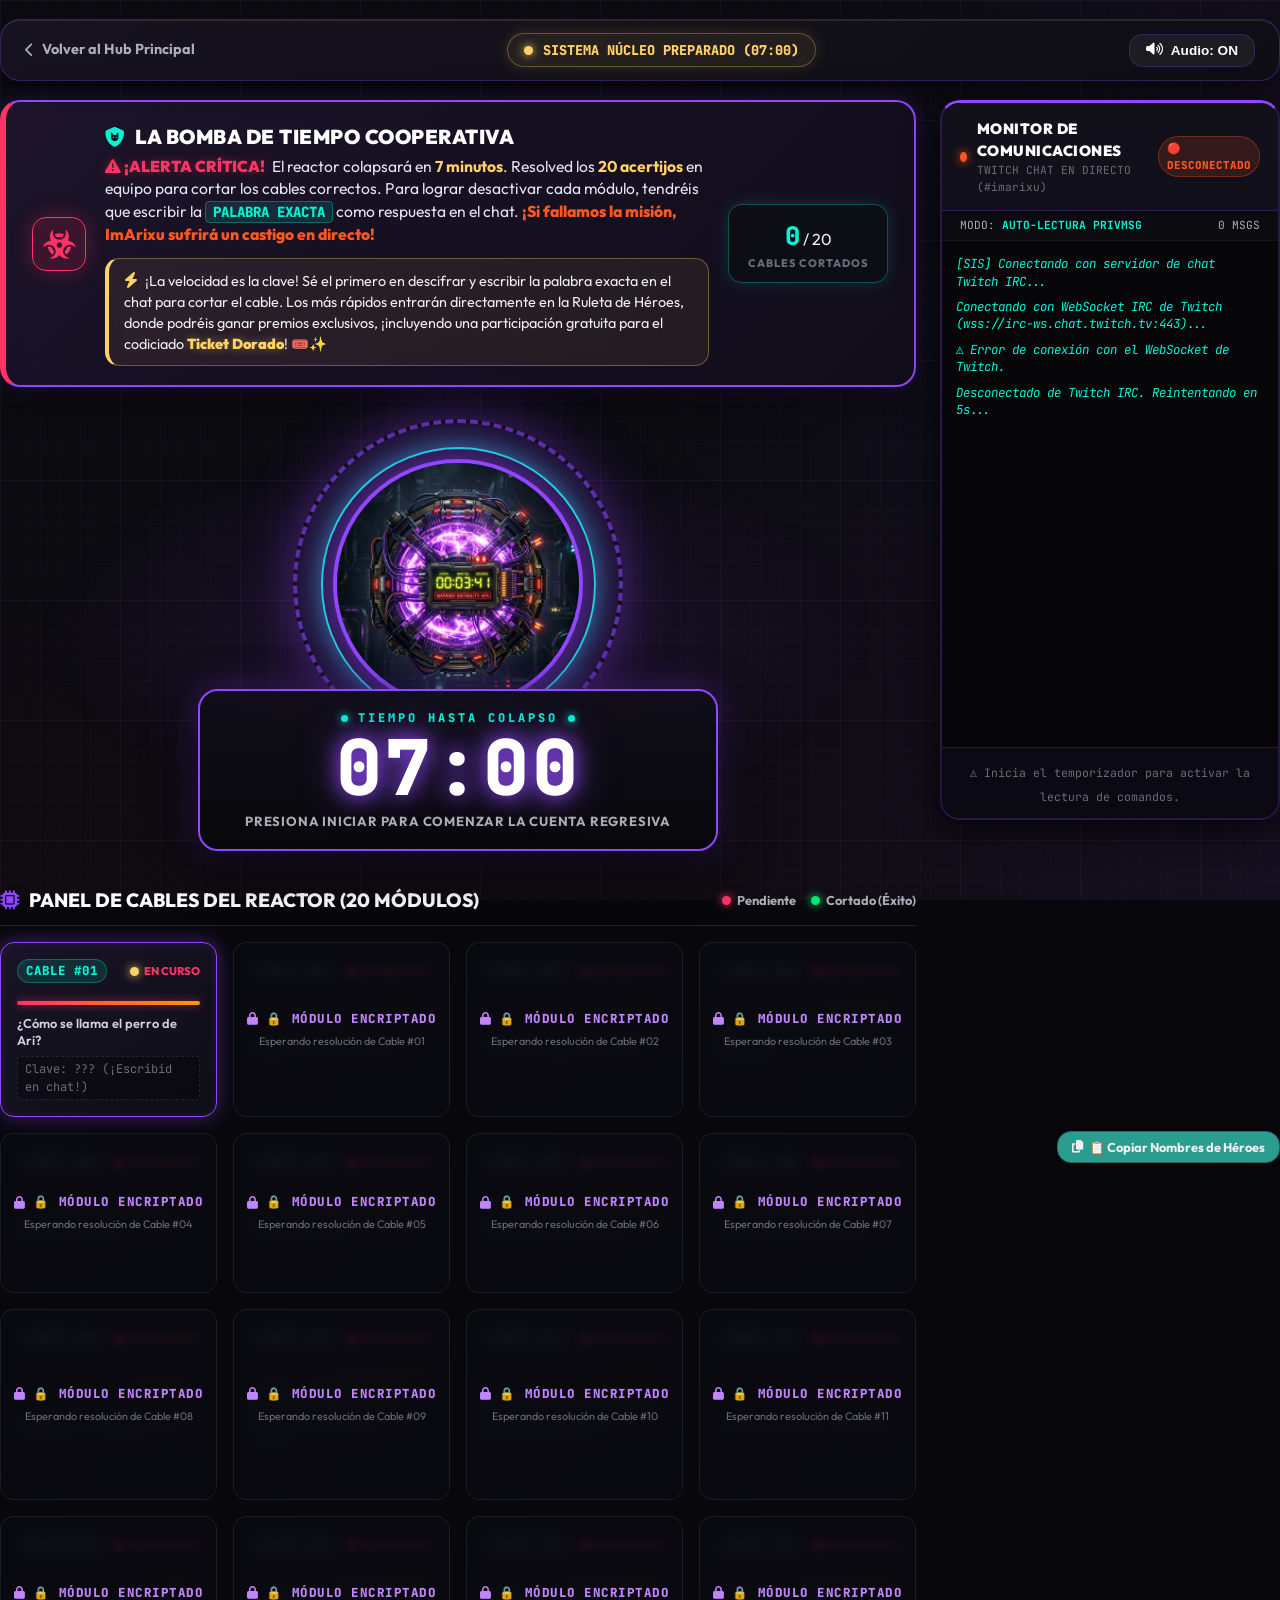
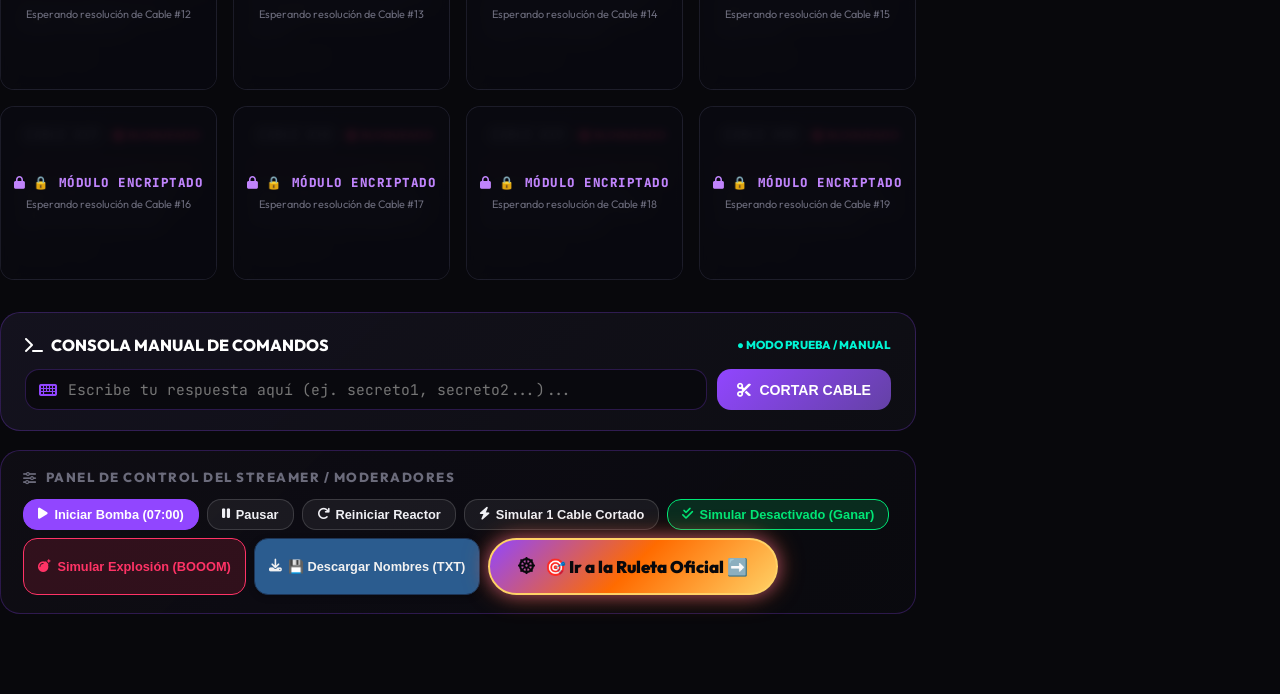
<file: dia1.html>
<!DOCTYPE html>
<html lang="es">
<head>
  <meta charset="UTF-8">
  <meta name="viewport" content="width=device-width, initial-scale=1.0">
  <title>Día 1: La Bomba de Tiempo Cooperativa | Especiales ImArixu</title>
  <meta name="description" content="Día 1: La Bomba de Tiempo Cooperativa. Desactiva los 20 cables del reactor en vivo a través del chat de Twitch de ImArixu antes de que se agote el tiempo.">
  <link rel="stylesheet" href="styles/main.css">
  <link rel="stylesheet" href="styles/dia1.css">
  <link rel="stylesheet" href="https://cdnjs.cloudflare.com/ajax/libs/font-awesome/6.5.1/css/all.min.css" crossorigin="anonymous" referrerpolicy="no-referrer" />
</head>
<body class="bomb-theme">

  <main class="container dia1-container">

    <!-- Day 1 Top Bar -->
    <header class="dia1-topbar">
      <a href="index.html" class="btn-back-hub">
        <i class="fas fa-chevron-left"></i> Volver al Hub Principal
      </a>

      <div class="dia1-status-pill" id="statusPill">
        <span class="status-led blink"></span>
        <span id="statusPillText">SISTEMA NÚCLEO PREPARADO (07:00)</span>
      </div>

      <div class="topbar-actions">
        <button class="btn-audio-toggle" id="btnAudioToggle" title="Activar/Desactivar sonido">
          <i class="fas fa-volume-up"></i> Audio: ON
        </button>
      </div>
    </header>

    <!-- Main Layout Grid: 75% Left Main / 25% Right Live Chat Sidebar -->
    <div class="dia1-layout-grid">

      <!-- LEFT / CENTER COLUMN (Reactor Core & 20 Cables Grid) -->
      <div class="dia1-main-col">

        <!-- Instruction Panel Banner -->
        <section class="instruction-banner-card">
          <div class="instruction-icon-wrapper">
            <i class="fas fa-biohazard"></i>
          </div>
          <div class="instruction-content">
            <h2 class="instruction-title">
              <i class="fas fa-shield-cat"></i> LA BOMBA DE TIEMPO COOPERATIVA
            </h2>
            <p class="instruction-text">
              <span class="highlight-alert"><i class="fas fa-exclamation-triangle"></i> ¡ALERTA CRÍTICA!</span> 
              El reactor colapsará en <strong>7 minutos</strong>. Resolved los <strong>20 acertijos</strong> en equipo para cortar los cables correctos. 
              Para lograr desactivar cada módulo, tendréis que escribir la <span class="highlight-keyword">PALABRA EXACTA</span> como respuesta en el chat. 
              <span class="highlight-penalty">¡Si fallamos la misión, ImArixu sufrirá un castigo en directo!</span>
            </p>

            <!-- Mini Instrucciones y Recompensas Sub-card -->
            <div class="rewards-info-box">
              <p class="rewards-info-text">
                <span class="rewards-icon"><i class="fas fa-bolt"></i></span> 
                ¡La velocidad es la clave! Sé el primero en descifrar y escribir la palabra exacta en el chat para cortar el cable. 
                Los más rápidos entrarán directamente en la Ruleta de Héroes, donde podréis ganar premios exclusivos, ¡incluyendo una participación gratuita para el codiciado <strong class="gold-highlight">Ticket Dorado</strong>! 🎟️✨
              </p>
            </div>
          </div>
          <div class="instruction-counter-badge" id="cablesCounterBadge">
            <span class="count-num" id="completedCablesCount">0</span> / 20
            <span class="count-label">CABLES CORTADOS</span>
          </div>
        </section>

        <!-- Giant Bomb / Energy Core Reactor Centerpiece -->
        <section class="bomb-reactor-wrapper">
          <div class="circuit-backdrop-lines"></div>

          <!-- Energy Core Visual -->
          <div class="reactor-ring-outer" id="reactorRingOuter">
            <div class="reactor-ring-inner"></div>
            <img src="assets/bomb_core.jpg" alt="Nuclear Energy Bomb Core" class="bomb-core-image" id="bombCoreImg">
            <canvas id="particleCanvas"></canvas>
          </div>

          <!-- Giant Digital HUD Clock (Starts at 07:00) -->
          <div class="timer-hud-card" id="timerHudCard">
            <div class="timer-hud-header">
              <span class="hud-led-dot"></span>
              <span class="timer-hud-label">TIEMPO HASTA COLAPSO</span>
              <span class="hud-led-dot"></span>
            </div>
            <div class="timer-digits" id="timerDigits">07:00</div>
            <div class="timer-status-msg" id="timerStatus">PRESIONA INICIAR PARA COMENZAR LA CUENTA REGRESIVA</div>
          </div>
        </section>

        <!-- 20 Cables / Modules Section Grid -->
        <section class="cables-section">
          <div class="cables-header">
            <h3 class="cables-title">
              <i class="fas fa-microchip" style="color: var(--twitch-purple);"></i> 
              PANEL DE CABLES DEL REACTOR (20 MÓDULOS)
            </h3>
            <div class="cables-legend">
              <span class="legend-item legend-pending"><span class="led-dot red"></span> Pendiente</span>
              <span class="legend-item legend-cut"><span class="led-dot green"></span> Cortado (Éxito)</span>
            </div>
          </div>

          <!-- Grid of 15 Modules (Hydrated by JS) -->
          <div class="cables-grid" id="cablesGrid">
            <!-- 15 Cable Modules rendered here dynamically -->
          </div>
        </section>

        <!-- Discrete Manual Command Form & Streamer Tools -->
        <section class="manual-input-section">
          <div class="chat-input-card">
            <div class="chat-input-header">
              <h4 class="chat-input-title">
                <i class="fas fa-terminal"></i> CONSOLA MANUAL DE COMANDOS
              </h4>
              <span class="chat-status-indicator">● MODO PRUEBA / MANUAL</span>
            </div>
            <form class="defuse-form" id="defuseForm">
              <div class="input-glow-wrapper">
                <i class="fas fa-keyboard input-icon"></i>
                <input 
                  type="text" 
                  class="defuse-input" 
                  id="defuseInput" 
                  placeholder="Escribe tu respuesta aquí (ej. secreto1, secreto2...)..." 
                  autocomplete="off"
                >
              </div>
              <button type="submit" class="btn-defuse-submit">
                <i class="fas fa-cut"></i> CORTAR CABLE
              </button>
            </form>
          </div>

          <!-- Streamer & Moderator Controls -->
          <div class="streamer-control-panel">
            <div class="control-panel-title">
              <i class="fas fa-sliders-h"></i> PANEL DE CONTROL DEL STREAMER / MODERADORES
            </div>
            <div class="control-btns-row">
              <button class="btn-ctrl primary" id="btnStartTimer">
                <i class="fas fa-play"></i> Iniciar Bomba (07:00)
              </button>
              <button class="btn-ctrl" id="btnPauseTimer">
                <i class="fas fa-pause"></i> Pausar
              </button>
              <button class="btn-ctrl" id="btnResetTimer">
                <i class="fas fa-redo"></i> Reiniciar Reactor
              </button>
              <button class="btn-ctrl" id="btnCutNext">
                <i class="fas fa-bolt"></i> Simular 1 Cable Cortado
              </button>
              <button class="btn-ctrl success-btn" id="btnSimulateWin">
                <i class="fas fa-check-double"></i> Simular Desactivado (Ganar)
              </button>
              <button class="btn-ctrl danger" id="btnSimulateBoom">
                <i class="fas fa-bomb"></i> Simular Explosión (BOOOM)
              </button>
              <button class="btn-ctrl btn-copy-heroes" id="btnCopyHeroesPanel">
                <i class="fas fa-copy"></i> 📋 Copiar Nombres de Héroes
              </button>
              <button class="btn-ctrl btn-download-heroes" id="btnDownloadHeroesPanel">
                <i class="fas fa-download"></i> 💾 Descargar Nombres (TXT)
              </button>
              <a href="ruleta.html" class="btn-ctrl btn-ruleta-redirect">
                <i class="fas fa-dharmachakra"></i> 🎯 Ir a la Ruleta Oficial ➡️
              </a>
            </div>
          </div>
        </section>

      </div>

      <!-- RIGHT SIDEBAR COLUMN: MONITOR DE COMUNICACIONES (TWITCH WEBSOCKET CHAT) -->
      <aside class="dia1-sidebar-col">
        <div class="communications-monitor">
          <div class="monitor-header">
            <div class="monitor-title-box">
              <span class="monitor-led" id="monitorLed"></span>
              <div>
                <h3 class="monitor-title">MONITOR DE COMUNICACIONES</h3>
                <span class="monitor-subtitle">TWITCH CHAT EN DIRECTO (#imarixu)</span>
              </div>
            </div>
            <span class="ws-badge" id="wsStatusBadge">CONECTANDO...</span>
          </div>

          <div class="terminal-info-bar">
            <span>MODO: <strong style="color: var(--twitch-neon-cyan);">AUTO-LECTURA PRIVMSG</strong></span>
            <span id="wsMsgCounter">0 MSGS</span>
          </div>

          <!-- Live Terminal Chat Feed -->
          <div class="terminal-chat-messages" id="liveChatMessages">
            <div class="terminal-line sys">
              <span class="terminal-timestamp">[SIS]</span> Conectando con servidor de chat Twitch IRC...
            </div>
          </div>

          <div class="terminal-footer">
            <span class="terminal-status-text" id="terminalStatusText">
              ⚠️ Inicia el temporizador para activar la lectura de comandos.
            </span>
          </div>
        </div>
      </aside>

    </div>

  </main>

  <!-- OVERLAY A: Defusal Success Overlay Screen (RNG Rewards & Hero Squad) -->
  <div class="success-overlay" id="successOverlay">
    <div class="success-card">
      <div class="success-icon-wrapper">
        <i class="fas fa-shield-check"></i>
      </div>
      <h1 class="success-title">¡BOMBA DESACTIVADA!</h1>
      <p class="success-subtitle">
        ¡Los 16 cables han sido cortados con éxito! El chat de ImArixu ha salvado el directo en un tiempo récord.
      </p>

      <!-- Requirement 3: Random RNG Reward Box -->
      <div class="rng-reward-box" id="rngRewardBox">
        <div class="reward-tag-header" id="rngRewardTag">
          <i class="fas fa-dice"></i> RECOMPENSA ALEATORIA OBTENIDA (RNG)
        </div>
        <div class="reward-main-text" id="rngRewardText">
          🎁 Cargando recompensa aleatoria...
        </div>
      </div>

      <!-- Squad of Heroes List -->
      <div class="heroes-squad-container">
        <div class="squad-title">
          <i class="fas fa-users-viewfinder"></i> ESCUADRÓN DE HÉROES (DESACTIVADORES)
        </div>
        <div class="heroes-chips-grid" id="heroesSquadList">
          <!-- JS injects defuser heroes chips here -->
        </div>
      </div>

      <div style="display: flex; gap: 15px; justify-content: center; flex-wrap: wrap; margin-top: 1.5rem; align-items: center;">
        <button class="btn-ctrl btn-copy-heroes" id="btnCopyHeroesOverlay" style="padding: 12px 24px; font-size: 1rem;">
          <i class="fas fa-copy"></i> 📋 Copiar Nombres de Héroes
        </button>
        <button class="btn-ctrl btn-download-heroes" id="btnDownloadHeroesOverlay" style="padding: 12px 24px; font-size: 1rem;">
          <i class="fas fa-download"></i> 💾 Descargar Nombres (TXT)
        </button>
        <a href="ruleta.html" class="btn-ctrl btn-ruleta-redirect">
          <i class="fas fa-dharmachakra"></i> 🎯 Ir a la Ruleta Oficial ➡️
        </a>
        <button class="btn-ctrl primary" id="btnResetFromSuccess" style="padding: 12px 24px; font-size: 1rem;">
          <i class="fas fa-redo"></i> Jugar Otra Ronda (07:00)
        </button>
      </div>
    </div>
  </div>

  <!-- OVERLAY B: BOOOM Failure Overlay Screen -->
  <div class="boom-overlay" id="boomOverlay">
    <div class="boom-card">
      <div class="boom-icon-wrapper">
        <i class="fas fa-bomb"></i>
      </div>
      <h1 class="boom-title">¡BOOOOOOM!</h1>
      <h2 class="boom-subtitle">CASTIGO ACTIVADO</h2>
      <p style="font-size: 1.05rem; color: #FFB3C1; margin-bottom: 1.2rem;">
        El tiempo de 7 minutos se ha agotado. El reactor colapsó antes de cortar los 16 cables.
      </p>

      <div class="boom-penalty-box">
        <div class="penalty-label"><i class="fas fa-exclamation-triangle"></i> PENALIZACIÓN OBLIGATORIA PARA IMARIXU</div>
        <div class="penalty-text" id="penaltyText">
          ¡BOOOM! ImArixu debe tirar todo su inventario o jugar sin sonido durante 15 minutos.
        </div>
      </div>

      <div style="display: flex; gap: 15px; justify-content: center; flex-wrap: wrap; align-items: center;">
        <a href="ruleta.html" class="btn-ctrl btn-ruleta-redirect">
          <i class="fas fa-dharmachakra"></i> 🎯 Ir a la Ruleta Oficial ➡️
        </a>
        <button class="btn-ctrl danger" id="btnRerollPenalty" style="padding: 10px 20px;">
          <i class="fas fa-dice"></i> Girar Ruleta de Castigos
        </button>
        <button class="btn-ctrl primary" id="btnResetFromBoom" style="padding: 10px 20px;">
          <i class="fas fa-redo"></i> Reiniciar Bomba (07:00)
        </button>
      </div>
    </div>
  </div>

  <!-- Toast Notification -->
  <div class="toast-notification" id="toastNotification">
    <i class="fas fa-check-circle"></i> ¡Nombres copiados con éxito!
  </div>

  <script src="js/dia1.js"></script>
</body>
</html>
</file>
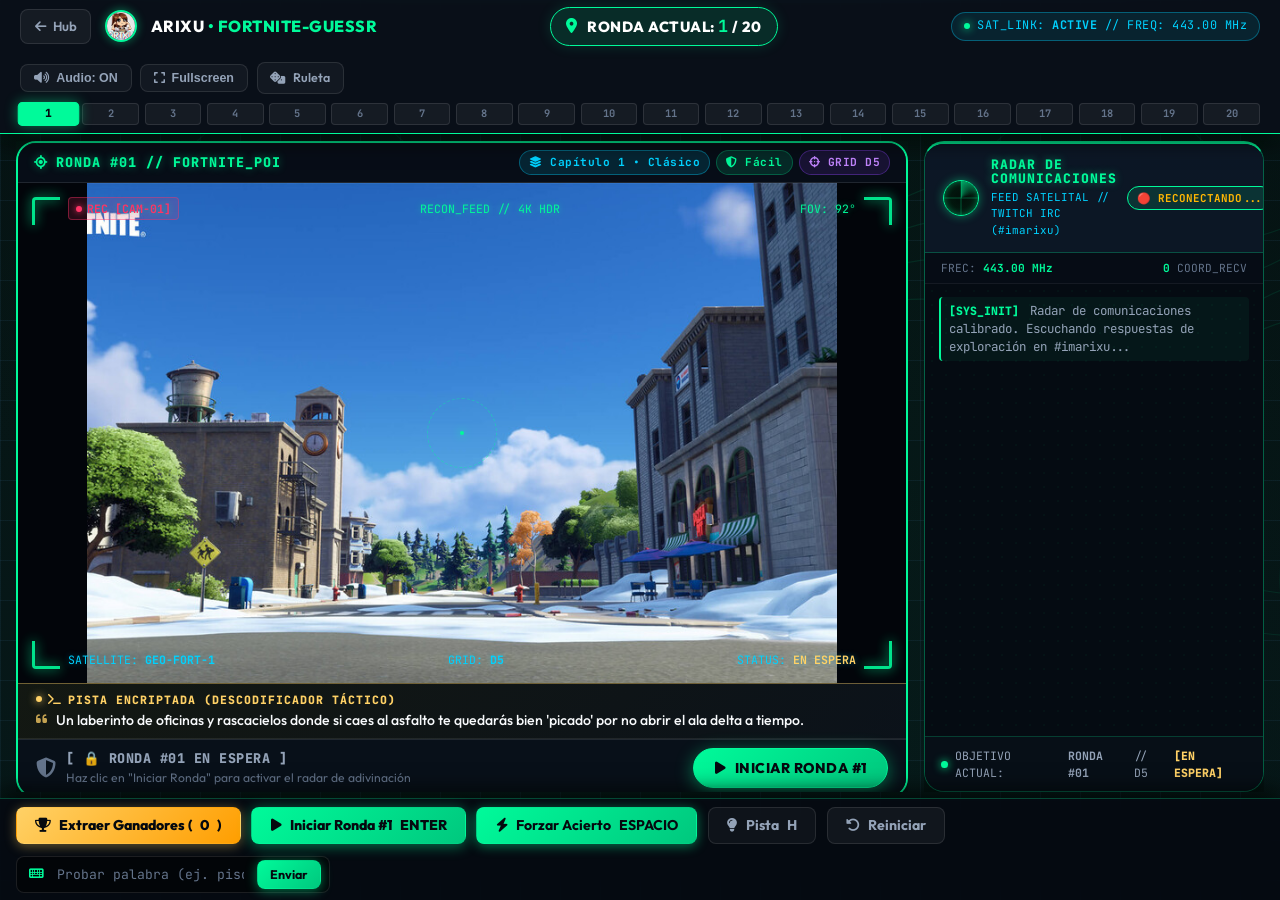
<file: dia2.html>
<!DOCTYPE html>
<html lang="es">
<head>
  <meta charset="UTF-8">
  <meta name="viewport" content="width=device-width, initial-scale=1.0">
  <title>Día 2: Fortnite-Guessr (Radar de Comunicaciones) | Especiales ImArixu</title>
  <meta name="description" content="Día 2: Fortnite-Guessr en vivo. Feed de reconocimiento satelital vertical con Radar de Comunicaciones en tiempo real donde el chat de Twitch de ImArixu adivina las 20 ubicaciones.">
  <link rel="stylesheet" href="styles/main.css">
  <link rel="stylesheet" href="styles/dia2.css">
  <!-- FontAwesome Icons for Gamer & Tactical UI -->
  <link rel="stylesheet" href="https://cdnjs.cloudflare.com/ajax/libs/font-awesome/6.5.1/css/all.min.css" crossorigin="anonymous" referrerpolicy="no-referrer" />
</head>
<body class="guessr-theme">

  <!-- LAYER 1: Topographic Elevation Contour Lines Background -->
  <div class="topo-backdrop-layer" aria-hidden="true"></div>

  <!-- LAYER 2: Tactical Cartesian Grid Overlay -->
  <div class="tactical-grid-overlay" aria-hidden="true"></div>

  <!-- LAYER 3: Radar Scanning Laser Line -->
  <div class="radar-scan-line" aria-hidden="true"></div>

  <!-- ======================================================================
       STICKY TOP HUD (Flawlessly fixed with solid dark glass & #00fa9a border)
       ====================================================================== -->
  <header class="dia2-sticky-header">
    <div class="sticky-header-content">
      
      <!-- Top Row: Hub Navigation, Brand, Dynamic Round Badge, Telemetry & Controls -->
      <div class="sticky-top-row">
        
        <div class="header-brand-group">
          <a href="index.html" class="btn-nav-hub" title="Volver a la portada de Especiales">
            <i class="fas fa-arrow-left"></i> Hub
          </a>
          <img src="assets/arixu_avatar.png" alt="ImArixu Avatar" class="brand-mini-avatar">
          <div class="brand-title-badge">
            ARIXU <span>• FORTNITE-GUESSR</span>
          </div>
        </div>

        <!-- Dynamic Round Progress Counter -->
        <div class="sticky-round-counter">
          <i class="fas fa-location-dot" style="color: var(--radar-green);"></i>
          <span>RONDA ACTUAL: <strong class="counter-highlight" id="stickyRoundNum">1</strong> / 20</span>
        </div>

        <!-- Integrated Telemetry Ticker -->
        <div class="sticky-telemetry-badge">
          <span class="hud-blip-dot"></span>
          <span>SAT_LINK: <strong>ACTIVE</strong> // FREQ: 443.00 MHz</span>
        </div>

        <!-- Header Controls -->
        <div class="header-actions-group">
          <button class="hud-tool-btn" id="btnAudioToggle" title="Activar/Desactivar efectos de sonido">
            <i class="fas fa-volume-up"></i> Audio: ON
          </button>

          <button class="hud-tool-btn" id="btnFullscreenToggle" title="Modo Pantalla Completa">
            <i class="fas fa-expand"></i> Fullscreen
          </button>

          <a href="ruleta.html" class="hud-tool-btn" title="Ir a la Ruleta Oficial">
            <i class="fas fa-dice"></i> Ruleta
          </a>
        </div>

      </div>

      <!-- Bottom Row: 20-Round Interactive Progress Track Strip -->
      <div class="sticky-track-container">
        <div class="round-track-grid" id="roundTrackGrid">
          <!-- Injected dynamically by JS (Nodes 1 to 20) -->
        </div>
      </div>

    </div>
  </header>

  <!-- ======================================================================
       2-COLUMN MAIN LAYOUT (75% RECON FEED / 25% RADAR COMMS SIDEBAR)
       ====================================================================== -->
  <div class="dia2-main-layout">
    
    <!-- LEFT 75% COLUMN: Mission Briefing & Vertical Recon Feed -->
    <div class="dia2-feed-column">
      
      <!-- Mission Instructions & Briefing Panel -->
      <section class="mission-briefing-panel" style="margin: 0; padding: 0;">
        <div class="briefing-card">
          <div class="briefing-header">
            <div class="briefing-tag">
              <span class="hud-blip-dot"></span>
              <i class="fas fa-satellite-dish"></i> INFORME DE MISIÓN • RECONOCIMIENTO DE LA ISLA
            </div>
            <span class="briefing-status">● ESCUADRÓN EN DIRECTO</span>
          </div>
          <div class="briefing-body">
            <div class="briefing-icon-box">
              <i class="fas fa-earth-americas"></i>
            </div>
            <p class="briefing-text">
              <strong>🌍 ¡Atención, Escuadrón de Exploración!</strong> El dron de reconocimiento ha escaneado la isla. Las ubicaciones que veréis a continuación son clásicos de Fortnite, muy fáciles de reconocer si sois verdaderos veteranos. Para facilitaros la misión, cada escaneo incluirá una <em>"pista encriptada"</em> con un juego de palabras. ¡Leed la pista, observad el entorno y sed los primeros en escribir la ubicación exacta en el chat!
            </p>
          </div>
        </div>
      </section>

      <!-- Vertical Scanning Feed Container (20 cards stacked in cascade) -->
      <main class="feed-scan-container" id="feedScanContainer" style="margin: 0; padding: 0;">
        <!-- Hydrated dynamically by js/dia2.js -->
      </main>

    </div>

    <!-- RIGHT 25% COLUMN: REQUIREMENT 1 (Radar de Comunicaciones Sidebar) -->
    <aside class="dia2-sidebar-column">
      <div class="radar-comms-terminal">
        
        <!-- Radar Terminal Header with Animated CSS Radar Scope -->
        <div class="radar-terminal-header">
          <div class="radar-header-info">
            <div class="radar-scope-mini">
              <div class="radar-sweep-beam"></div>
              <div class="radar-scope-cross"></div>
            </div>
            <div>
              <h3 class="radar-title">RADAR DE COMUNICACIONES</h3>
              <span class="radar-subtitle">FEED SATELITAL // TWITCH IRC (#imarixu)</span>
            </div>
          </div>
          <span class="radar-ws-badge" id="radarWsBadge">● RECEPTOR ACTIVO</span>
        </div>

        <!-- Telemetry Frequency Sub-bar -->
        <div class="radar-status-bar">
          <span>FREC: <strong>443.00 MHz</strong></span>
          <span id="radarMsgCount"><strong>0</strong> COORD_RECV</span>
        </div>

        <!-- Live Terminal Chat Message Feed -->
        <div class="radar-chat-feed" id="radarChatMessages">
          <div class="terminal-line sys">
            <span class="terminal-coord">[SYS_INIT]</span> Radar de comunicaciones calibrado. Escuchando respuestas de exploración en #imarixu...
          </div>
        </div>

        <!-- Terminal Footer: Active Target Indicator -->
        <div class="radar-terminal-footer">
          <div class="radar-active-target-text" id="radarTargetText">
            <span class="radar-ping-dot"></span> OBJETIVO ACTUAL: <strong>RONDA #01</strong> // D5
          </div>
        </div>

      </div>
    </aside>

  </div>

  <!-- ======================================================================
       STREAMER FLOATING BOTTOM DOCK
       ====================================================================== -->
  <footer class="streamer-bottom-dock">
    <div class="dock-content-wrapper">
      
      <!-- Primary Streamer & Mod Action Buttons -->
      <div class="dock-primary-actions">
        
        <!-- Extract Winners Button -->
        <button class="btn-dock-action btn-dock-extract" id="btnExtractWinners" title="Extraer y exportar lista de ganadores">
          <i class="fas fa-trophy"></i> Extraer Ganadores (<span id="winnerCountBadge">0</span>)
        </button>

        <!-- Start Active Round Button -->
        <button class="btn-dock-action btn-dock-start" id="btnStartRoundDock" title="Iniciar ronda activa para comenzar la adivinación (Enter)">
          <i class="fas fa-play"></i> Iniciar Ronda #1 <span class="btn-key-badge">ENTER</span>
        </button>

        <!-- Force Reveal Button -->
        <button class="btn-dock-action btn-force-reveal" id="btnForceReveal" title="Forzar acierto de la ronda activa (Espacio o R)">
          <i class="fas fa-bolt"></i> Forzar Acierto <span class="btn-key-badge">ESPACIO</span>
        </button>

        <!-- Hint Button -->
        <button class="btn-dock-action btn-dock-subtle" id="btnHintActive" title="Ver pista de la ronda activa (H)">
          <i class="fas fa-lightbulb"></i> Pista <span class="btn-key-badge">H</span>
        </button>

        <!-- Reset Button -->
        <button class="btn-dock-action btn-dock-ghost" id="btnResetGame" title="Reiniciar partida a la Ronda #1">
          <i class="fas fa-rotate-left"></i> Reiniciar
        </button>

      </div>

      <!-- Manual Test Form (Streamer / Offline / Mod testing) -->
      <form class="manual-test-form" id="manualTestForm" title="Consola manual para probar aciertos o moderar">
        <i class="fas fa-keyboard" style="color: var(--radar-green); font-size: 0.8rem; margin-left: 4px;"></i>
        <input 
          type="text" 
          class="manual-test-input" 
          id="manualTestInput" 
          placeholder="Probar palabra (ej. pisos, balsa...)" 
          autocomplete="off"
        >
        <button type="submit" class="btn-dock-action btn-force-reveal" style="padding: 0.35rem 0.75rem; font-size: 0.78rem;">
          Enviar
        </button>
      </form>

    </div>
  </footer>

  <!-- ======================================================================
       WINNERS EXTRACTION MODAL
       ====================================================================== -->
  <div class="winners-modal-backdrop" id="winnersModalBackdrop" style="display: none;">
    <div class="winners-modal-card">
      <div class="winners-modal-header">
        <div class="winners-modal-title">
          <i class="fas fa-trophy" style="color: #FFD166;"></i>
          <span>REGISTRO OFICIAL DE EXPLORADORES GANADORES</span>
        </div>
        <button class="btn-close-modal" id="btnCloseWinnersModal" title="Cerrar ventana">
          <i class="fas fa-xmark"></i>
        </button>
      </div>

      <div class="winners-modal-body">
        <div class="winners-summary-bar">
          <span>Zonas Completadas: <strong id="modalTotalCompleted">0 / 20</strong></span>
          <span>Exploradores Únicos: <strong id="modalUniqueWinners">0</strong></span>
        </div>

        <div class="winners-table-container">
          <table class="winners-table" id="winnersTable">
            <thead>
              <tr>
                <th># Ronda</th>
                <th>Ubicación</th>
                <th>Explorador Ganador</th>
                <th>Hora</th>
              </tr>
            </thead>
            <tbody id="winnersTableBody">
              <!-- Injected dynamically -->
            </tbody>
          </table>
        </div>
      </div>

      <div class="winners-modal-footer">
        <button class="btn-modal-action btn-copy-winners" id="btnCopyWinners">
          <i class="fas fa-copy"></i> Copiar Lista (@Nombres)
        </button>
        <button class="btn-modal-action btn-download-winners" id="btnDownloadWinners">
          <i class="fas fa-download"></i> Descargar Exploradores (TXT)
        </button>
      </div>
    </div>
  </div>

  <!-- JavaScript Engine (Vertical Feed & Twitch WebSocket) -->
  <script src="js/dia2.js"></script>
</body>
</html>
</file>
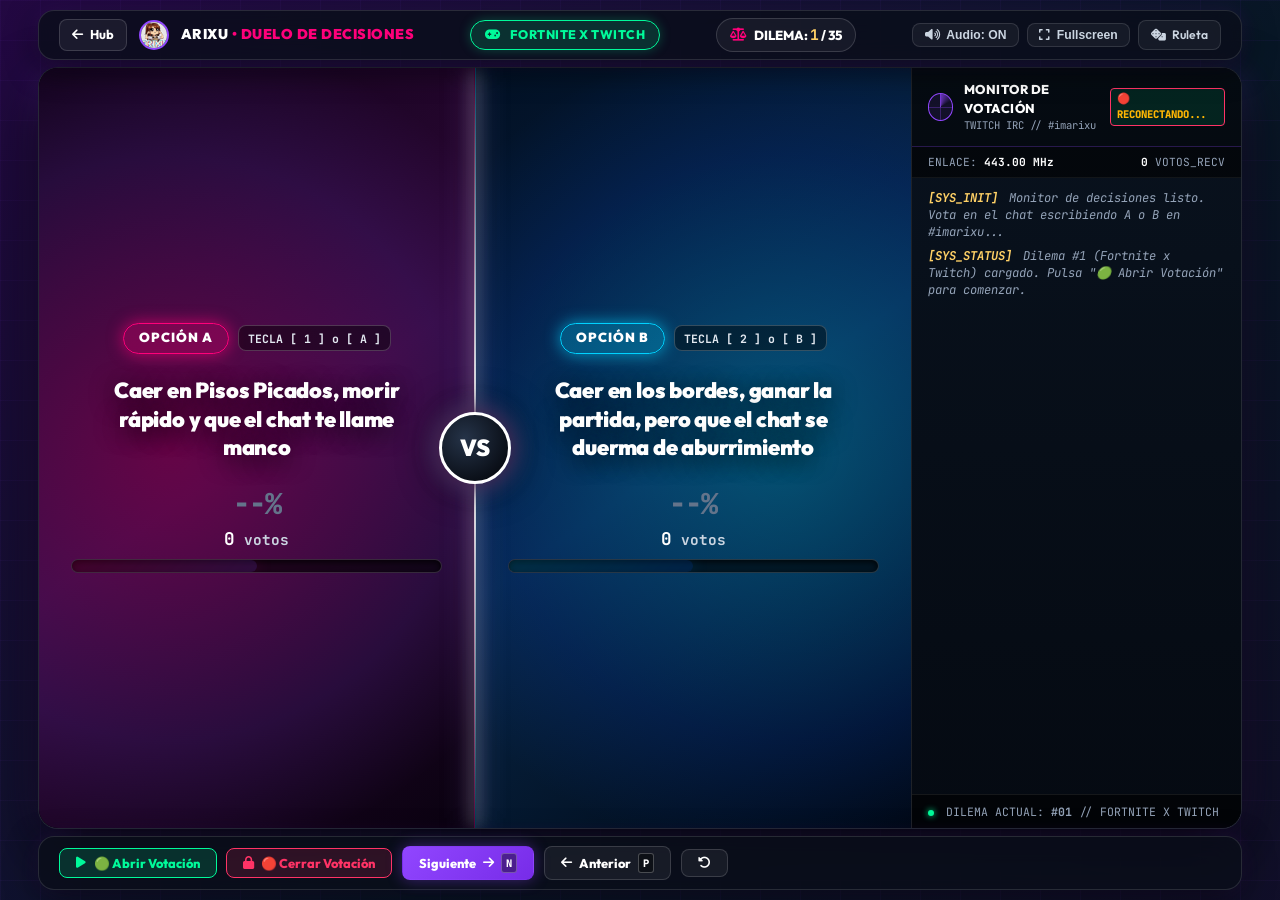
<file: dia3.html>
<!DOCTYPE html>
<html lang="es">
<head>
  <meta charset="UTF-8">
  <meta name="viewport" content="width=device-width, initial-scale=1.0">
  <title>Día 3: Qué Prefieres (Duelo de Decisiones) | Especiales ImArixu</title>
  <meta name="description" content="Día 3: Qué Prefieres: Edición ImArixu. Duelo de decisiones en pantalla dividida con monitor de chat en tiempo real en Twitch de ImArixu.">
  <link rel="stylesheet" href="styles/main.css">
  <link rel="stylesheet" href="styles/dia3.css">
  <!-- FontAwesome Icons for Gaming UI -->
  <link rel="stylesheet" href="https://cdnjs.cloudflare.com/ajax/libs/font-awesome/6.5.1/css/all.min.css" crossorigin="anonymous" referrerpolicy="no-referrer" />
</head>
<body class="dia3-theme">

  <!-- Confetti Canvas for Victory Celebration -->
  <canvas id="confettiCanvas" aria-hidden="true"></canvas>

  <!-- ======================================================================
       COMPACT STICKY TOP HEADER HUD
       ====================================================================== -->
  <header class="dia3-sticky-header">
    
    <!-- Brand & Navigation Hub -->
    <div class="header-brand-group">
      <a href="index.html" class="btn-nav-hub" title="Volver a la portada de Especiales">
        <i class="fas fa-arrow-left"></i> Hub
      </a>
      <img src="assets/arixu_avatar.png" alt="ImArixu Avatar" class="brand-mini-avatar">
      <div class="brand-title-badge">
        ARIXU <span>• DUELO DE DECISIONES</span>
      </div>
    </div>

    <!-- Category Theme Pillar Badge -->
    <div class="category-theme-badge cat-fortnite" id="categoryThemeBadge">
      <i class="fas fa-gamepad" id="categoryIcon"></i>
      <span id="categoryLabel">TEMÁTICA: FORTNITE</span>
    </div>

    <!-- Dynamic Round Counter -->
    <div class="sticky-round-counter">
      <i class="fas fa-scale-balanced" style="color: #FF007A;"></i>
      <span>DILEMA: <strong class="counter-highlight" id="stickyRoundNum">1</strong> / 35</span>
    </div>

    <!-- Header Actions (Audio, Fullscreen, Ruleta) -->
    <div class="header-actions-group">
      <button class="hud-tool-btn" id="btnAudioToggle" title="Activar/Desactivar efectos de sonido">
        <i class="fas fa-volume-up"></i> Audio: ON
      </button>

      <button class="hud-tool-btn" id="btnFullscreenToggle" title="Modo Pantalla Completa">
        <i class="fas fa-expand"></i> Fullscreen
      </button>

      <a href="ruleta.html" class="hud-tool-btn" title="Ir a la Ruleta Oficial">
        <i class="fas fa-dice"></i> Ruleta
      </a>
    </div>

  </header>

  <!-- ======================================================================
       REQUIREMENT 1 & 2: CENTRAL FLOATING CONSOLE (.dashboard-panel)
       75% Confined Game Area / 25% Chat Monitor within 20px Rounded Floating Glass
       ====================================================================== -->
  <main class="dashboard-panel" id="dashboardPanel">
    
    <!-- LEFT 75% COLUMN: GAME AREA (CONFINED SPLIT DUEL STAGE) -->
    <div class="dia3-game-area" id="gameArea">
      
      <div class="duel-split-stage" id="duelSplitStage">
        
        <!-- LEFT HALF: OPTION A (Fiery Crimson / Twitch Neon Violet) -->
        <section class="duel-half side-a" id="optionCardA" tabindex="0" title="Votar o elegir Opción A">
          <div class="half-inner-content">
            
            <!-- Option Header Badge -->
            <div class="half-badge-tag">
              <span class="option-pill">OPCIÓN A</span>
              <span class="key-hint">TECLA [ 1 ] o [ A ]</span>
            </div>

            <!-- GIANT IMPACTFUL TEXT -->
            <h1 class="dilemma-giant-text" id="optionTextA">
              Caer siempre en Pisos Picados y morir rápido
            </h1>

            <!-- Reveal Stats & Percentages Container -->
            <div class="duel-stats-container is-hidden-results" id="votingStatsA">
              <div class="giant-percentage" id="percentageNumA">--%</div>
              <div class="stats-vote-count" id="voteCountA"><strong>0</strong> votos</div>
              <div class="stats-bar-track">
                <div class="stats-bar-fill" id="voteProgressFillA"></div>
              </div>
            </div>

            <!-- Winner Crown Trophy Overlay -->
            <div class="winner-trophy-tag" id="winnerCrownA" style="display: none;">
              <i class="fas fa-crown"></i> ¡OPCIÓN GANADORA!
            </div>

          </div>
        </section>

        <!-- CENTRAL CLASH DIVIDER WITH METALLIC "VS" BADGE -->
        <div class="central-clash-divider" id="centralDivider" aria-hidden="true">
          <div class="clash-laser-line"></div>
          <div class="vs-metallic-badge">
            <span>VS</span>
          </div>
        </div>

        <!-- RIGHT HALF: OPTION B (Cold Arctic / Fortnite Storm Cyan) -->
        <section class="duel-half side-b" id="optionCardB" tabindex="0" title="Votar o elegir Opción B">
          <div class="half-inner-content">
            
            <!-- Option Header Badge -->
            <div class="half-badge-tag">
              <span class="option-pill">OPCIÓN B</span>
              <span class="key-hint">TECLA [ 2 ] o [ B ]</span>
            </div>

            <!-- GIANT IMPACTFUL TEXT -->
            <h1 class="dilemma-giant-text" id="optionTextB">
              Caer en los bordes del mapa y ganar aburriéndote
            </h1>

            <!-- Reveal Stats & Percentages Container -->
            <div class="duel-stats-container is-hidden-results" id="votingStatsB">
              <div class="giant-percentage" id="percentageNumB">--%</div>
              <div class="stats-vote-count" id="voteCountB"><strong>0</strong> votos</div>
              <div class="stats-bar-track">
                <div class="stats-bar-fill" id="voteProgressFillB"></div>
              </div>
            </div>

            <!-- Winner Crown Trophy Overlay -->
            <div class="winner-trophy-tag" id="winnerCrownB" style="display: none;">
              <i class="fas fa-crown"></i> ¡OPCIÓN GANADORA!
            </div>

          </div>
        </section>
      </div>
    </div>

    <!-- RIGHT 25% COLUMN: REQUIREMENT 3 (MONITOR DE COMUNICACIONES CHAT TWITCH) -->
    <aside class="dia3-chat-area" id="chatArea">
      <div class="radar-comms-terminal">
        
        <!-- Radar Terminal Header with Animated CSS Radar Scope -->
        <div class="radar-terminal-header">
          <div class="radar-header-info">
            <div class="radar-scope-mini">
              <div class="radar-sweep-beam"></div>
              <div class="radar-scope-cross"></div>
            </div>
            <div>
              <h3 class="radar-title">MONITOR DE VOTACIÓN</h3>
              <span class="radar-subtitle">TWITCH IRC // #imarixu</span>
            </div>
          </div>
          <span class="radar-ws-badge" id="radarWsBadge">● RECEPTOR ACTIVO</span>
        </div>

        <!-- Telemetry Frequency Sub-bar -->
        <div class="radar-status-bar">
          <span>ENLACE: <strong>443.00 MHz</strong></span>
          <span id="radarMsgCount"><strong>0</strong> VOTOS_RECV</span>
        </div>

        <!-- Live Terminal Chat Message Feed -->
        <div class="radar-chat-feed" id="radarChatMessages">
          <div class="terminal-line sys">
            <span class="terminal-coord">[SYS_INIT]</span> Monitor de decisiones listo. Vota en el chat escribiendo A o B en #imarixu...
          </div>
        </div>

        <!-- Terminal Footer: Active Target Indicator -->
        <div class="radar-terminal-footer">
          <div class="radar-active-target-text" id="radarTargetText">
            <span class="radar-ping-dot"></span> DILEMA ACTUAL: <strong>#01</strong> // FORTNITE
          </div>
        </div>

      </div>
    </aside>
  </main>

  <!-- ======================================================================
       STREAMER FLOATING CONTROL DOCK (FOOTER)
       ====================================================================== -->
  <footer class="dia3-streamer-dock">
    
    <!-- Primary Streamer Action Controls -->
    <div class="dock-controls-group">
      
      <!-- Open Voting Flow Button -->
      <button class="btn-dock-cta btn-dock-open-voting" id="btnOpenVoting" title="Abrir recepción de votos del chat">
        <i class="fas fa-play"></i> 🟢 Abrir Votación
      </button>

      <!-- Close Voting Flow Button (Closes voting & reveals percentages automatically) -->
      <button class="btn-dock-cta btn-dock-close-voting" id="btnCloseVoting" title="Cerrar votación y revelar resultados automáticamente (Tecla C o Espacio)">
        <i class="fas fa-lock"></i> 🔴 Cerrar Votación
      </button>

      <!-- Next Dilemma Button -->
      <button class="btn-dock-cta btn-dock-next" id="btnNextDilemma" title="Pasar al siguiente dilema (Tecla N)">
        Siguiente <i class="fas fa-arrow-right"></i> <span class="btn-key-tag">N</span>
      </button>

      <!-- Prev Dilemma Button -->
      <button class="btn-dock-cta btn-dock-secondary" id="btnPrevDilemma" title="Volver al dilema anterior (Tecla P)">
        <i class="fas fa-arrow-left"></i> Anterior <span class="btn-key-tag">P</span>
      </button>

      <!-- Reset Dilemma Button -->
      <button class="btn-dock-cta btn-dock-secondary" id="btnResetRound" title="Reiniciar votos del dilema actual">
        <i class="fas fa-rotate-left"></i>
      </button>

      <!-- Extraer 3 Elegidos Final Button (Shown at Round 35/35) -->
      <button class="btn-dock-cta btn-dock-elegidos" id="btnExtractWinners" style="display: none;" title="Ver la revelación final y extraer a los 3 ganadores">
        <i class="fas fa-crown"></i> 🏆 Extraer 3 Elegidos
      </button>

    </div>

  </footer>

  <!-- Modal Épico: Plot Twist / Revelación del Sistema Secreto (Ronda 35) -->
  <div class="dia3-modal-overlay plot-twist-overlay" id="plotTwistModalOverlay">
    <div class="dia3-modal-card plot-twist-card">
      <button class="dia3-modal-close" id="btnClosePlotTwistModal" title="Cerrar modal">&times;</button>
      
      <div class="plot-twist-icon-box">
        <span class="plot-twist-alert-badge">🚨 MENSAJE CLASIFICADO 🚨</span>
      </div>
      
      <h2 class="plot-twist-title">🚨 ¡FIN DEL DUELO DE DECISIONES! 🚨</h2>
      
      <div class="plot-twist-content">
        <p>
          Ha llegado el momento de revelar cómo se eligen los 3 Héroes de hoy. Durante estas 35 rondas, no buscábamos solo vuestra opinión personal... ¡Buscábamos a los que mejor saben leer a la comunidad!
        </p>
        <p>
          Para evitar que los más listos esperasen al último segundo para copiar lo que votaba la mayoría, hemos mantenido la verdadera regla en secreto: Los ganadores son aquellos que tienen el mayor porcentaje de aciertos ADIVINANDO LA OPCIÓN MÁS VOTADA por el chat.
        </p>
        <p>
          El sistema ha estado calculando vuestras coincidencias en las sombras. ¡Veamos quiénes son los verdaderos mentalistas del escuadrón!
        </p>
      </div>

      <div class="plot-twist-actions">
        <button class="btn-plot-twist-cta" id="btnRevealMentalistas">
          <i class="fas fa-crown"></i> 🏆 Revelar a los 3 Mentalistas
        </button>
      </div>
    </div>
  </div>

  <!-- Modal Épico: Los 3 Elegidos (Ganadores de la Mente Colmena) -->
  <div class="dia3-modal-overlay" id="winnersModalOverlay">
    <div class="dia3-modal-card">
      <button class="dia3-modal-close" id="btnCloseWinnersModal" title="Cerrar modal">&times;</button>
      
      <div class="dia3-modal-trophy">
        <i class="fas fa-trophy"></i>
      </div>
      
      <span class="dia3-modal-badge">🏆 DÍA 3: QUÉ PREFIERES • MENTE COLMENA</span>
      <h2 class="dia3-modal-title">¡LOS 3 ELEGIDOS DE LA COMUNIDAD!</h2>
      <p class="dia3-modal-desc">
        Entre todos los espectadores con más del <strong>60% de aciertos</strong> coincidiendo con la mayoría en los 35 dilemas, estos son los 3 ganadores seleccionados al azar:
      </p>

      <div class="dia3-winners-podium" id="winnersPodiumList">
        <!-- Injected via JavaScript -->
      </div>

      <div class="dia3-modal-stats-summary" id="winnersStatsSummary">
        <!-- Summary stats -->
      </div>

      <div class="dia3-modal-actions">
        <button class="btn-modal-download" id="btnDownloadTxtAgain">
          <i class="fas fa-download"></i> Descargar Informe TXT (.txt)
        </button>
        <button class="btn-modal-close-action" id="btnConfirmCloseModal">
          <i class="fas fa-check"></i> Continuar
        </button>
      </div>
    </div>
  </div>

  <!-- JavaScript Engine for Day 3 -->
  <script src="js/dia3.js"></script>
</body>
</html>
</file>
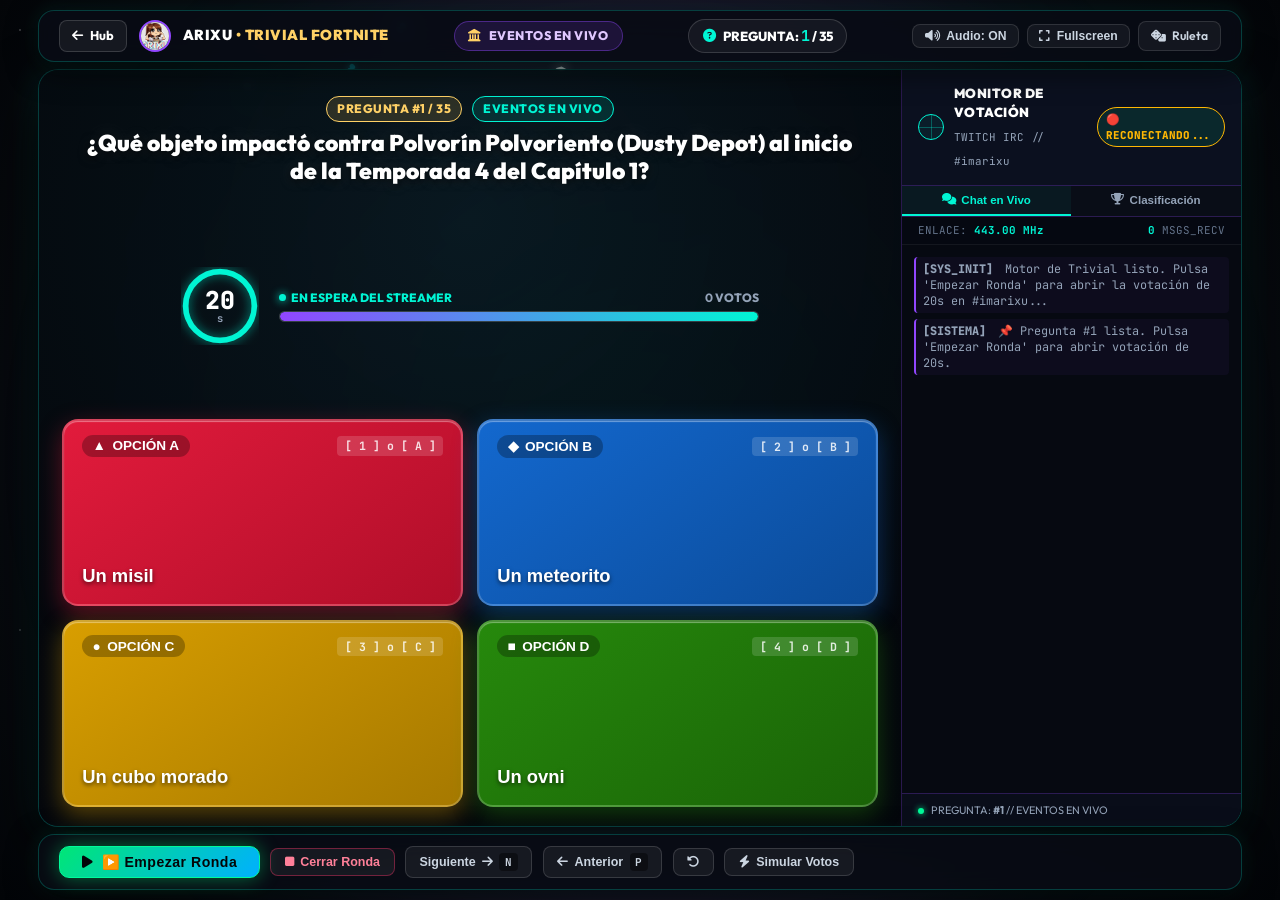
<file: dia4.html>
<!DOCTYPE html>
<html lang="es">
<head>
  <meta charset="UTF-8">
  <meta name="viewport" content="width=device-width, initial-scale=1.0">
  <title>Día 4: Trivial Historia de Fortnite | Especiales ImArixu</title>
  <meta name="description" content="Día 4: Trivial de Historia, Mapas y Lore de Fortnite con sistema interactivo Kahoot y chat en directo en Twitch de ImArixu.">
  <link rel="stylesheet" href="styles/main.css">
  <link rel="stylesheet" href="styles/dia4.css">
  <!-- FontAwesome Icons for Gamer UI -->
  <link rel="stylesheet" href="https://cdnjs.cloudflare.com/ajax/libs/font-awesome/6.5.1/css/all.min.css" crossorigin="anonymous" referrerpolicy="no-referrer" />
</head>
<body class="dia4-theme">

  <!-- Background Zero Point Energy & Rift Butterflies Canvas -->
  <canvas id="zeroPointCanvas" aria-hidden="true"></canvas>

  <!-- Fullscreen Confetti Canvas for Winners & Celebrations -->
  <canvas id="confettiCanvas" aria-hidden="true"></canvas>

  <!-- ======================================================================
       1. TOP STICKY HUD HEADER (FLOATING GLASS PILL)
       ====================================================================== -->
  <header class="dia4-sticky-header">
    
    <!-- Brand & Hub Navigation -->
    <div class="header-brand-group">
      <a href="index.html" class="btn-nav-hub" title="Volver a la portada de Especiales">
        <i class="fas fa-arrow-left"></i> Hub
      </a>
      <img src="assets/arixu_avatar.png" alt="ImArixu Avatar" class="brand-mini-avatar">
      <div class="brand-title-badge">
        ARIXU <span>• TRIVIAL FORTNITE</span>
      </div>
    </div>

    <!-- Category Pillar Badge -->
    <div class="category-theme-badge" id="headerCategoryTag">
      <i class="fas fa-landmark"></i>
      <span id="headerCategoryText">EVENTOS EN VIVO</span>
    </div>

    <!-- Round / Question Counter -->
    <div class="sticky-round-counter">
      <i class="fas fa-question-circle" style="color: #00F5D4;"></i>
      <span>PREGUNTA: <strong class="counter-highlight" id="headerQuestionNum">1</strong> / 35</span>
    </div>

    <!-- Header Actions (Audio, Fullscreen, Ruleta) -->
    <div class="header-actions-group">
      <button class="hud-tool-btn" id="btnAudioToggle" title="Activar/Desactivar efectos de sonido">
        <i class="fas fa-volume-up"></i> Audio: ON
      </button>

      <button class="hud-tool-btn" id="btnFullscreenToggle" title="Modo Pantalla Completa">
        <i class="fas fa-expand"></i> Fullscreen
      </button>

      <a href="ruleta.html" class="hud-tool-btn" title="Ir a la Ruleta Oficial">
        <i class="fas fa-dice"></i> Ruleta
      </a>
    </div>

  </header>

  <!-- ======================================================================
       2. CENTRAL FLOATING CONSOLE PANEL (.dashboard-panel)
       75% Left (Game Arena) / 25% Right (Chat Radar & Live Leaderboard)
       ====================================================================== -->
  <main class="dashboard-panel" id="dashboardPanel">

    <!-- LEFT 75%: GAME ARENA -->
    <div class="dia4-game-area" id="gameArea">

      <!-- TOP: Question Enunciation -->
      <section class="trivial-question-container" id="trivialQuestionContainer">
        <div class="banner-muerte-subita" id="bannerMuerteSubita">
          🔥 PREGUNTA EXTREMA: ¡PUNTOS X2! 🔥
        </div>
        <div class="question-meta-row">
          <span class="question-number-pill" id="questionNumberBadge">PREGUNTA #1 / 35</span>
          <span class="question-category-tag" id="questionCategoryBadge">EVENTOS EN VIVO</span>
        </div>
        <h1 class="trivial-question-title" id="questionText">
          ¿Qué objeto impactó contra Polvorín Polvoriento (Dusty Depot) al inicio de la Temporada 4 del Capítulo 1?
        </h1>
      </section>

      <!-- MIDDLE: Circular 20s Countdown Timer & Round Status Bar -->
      <section class="timer-section-wrapper">
        
        <!-- Circular SVG Timer -->
        <div class="circular-timer-box">
          <svg class="circular-timer-svg" viewBox="0 0 84 84">
            <circle class="timer-circle-bg" cx="42" cy="42" r="37"></circle>
            <circle class="timer-circle-progress" id="timerCircleProgress" cx="42" cy="42" r="37"></circle>
          </svg>
          <div class="timer-number-display" id="timerSecondsDisplay">
            20<span class="sec-unit">s</span>
          </div>
        </div>

        <!-- Linear Progress Meter & Status -->
        <div class="linear-meter-box">
          <div class="meter-header-info">
            <span class="meter-status-tag" id="meterStatusText">
              <span class="status-dot"></span> EN ESPERA DEL STREAMER
            </span>
            <span id="meterVotesCounter"><strong>0</strong> VOTOS</span>
          </div>
          <div class="meter-bar-track">
            <div class="meter-bar-fill" id="meterBarFill"></div>
          </div>
        </div>

        <!-- Result Banner (Shown when round ends) -->
        <div class="round-result-banner" id="roundResultBanner">
          <div class="result-correct-label">
            <i class="fas fa-check-circle" style="color: #00FA9A;"></i> Respuesta Correcta: <span id="resultCorrectText"><strong>B) Un meteorito</strong></span>
          </div>
          <div class="result-acertantes-badge">
            <i class="fas fa-users"></i> Acertantes: <span id="resultAcertantesCount"><strong>0</strong></span>
          </div>
        </div>

      </section>

      <!-- BOTTOM: 2x2 Kahoot Vibrant Answer Grid -->
      <section class="trivial-options-grid" id="optionsGrid">

        <!-- OPTION A (Crimson Red / Triangle) -->
        <button class="option-card option-a" id="optionCardA" tabindex="0" title="Opción A: Tecla [ 1 ] o [ A ]">
          <div class="option-card-header">
            <span class="option-shape-pill">
              <span class="option-shape-icon">▲</span> OPCIÓN A
            </span>
            <span class="option-key-hint">[ 1 ] o [ A ]</span>
          </div>
          <div class="option-answer-text" id="optionTextA">
            Un misil
          </div>
          <div class="option-stats-row" id="optionStatsA">
            <span class="option-votes-count" id="optionVotesA">0 votos</span>
            <span class="option-percentage-badge" id="optionPctA">0%</span>
          </div>
        </button>

        <!-- OPTION B (Cobalt Blue / Diamond) -->
        <button class="option-card option-b" id="optionCardB" tabindex="0" title="Opción B: Tecla [ 2 ] o [ B ]">
          <div class="option-card-header">
            <span class="option-shape-pill">
              <span class="option-shape-icon">◆</span> OPCIÓN B
            </span>
            <span class="option-key-hint">[ 2 ] o [ B ]</span>
          </div>
          <div class="option-answer-text" id="optionTextB">
            Un meteorito
          </div>
          <div class="option-stats-row" id="optionStatsB">
            <span class="option-votes-count" id="optionVotesB">0 votos</span>
            <span class="option-percentage-badge" id="optionPctB">0%</span>
          </div>
        </button>

        <!-- OPTION C (Amber Yellow / Circle) -->
        <button class="option-card option-c" id="optionCardC" tabindex="0" title="Opción C: Tecla [ 3 ] o [ C ]">
          <div class="option-card-header">
            <span class="option-shape-pill">
              <span class="option-shape-icon">●</span> OPCIÓN C
            </span>
            <span class="option-key-hint">[ 3 ] o [ C ]</span>
          </div>
          <div class="option-answer-text" id="optionTextC">
            Un cubo morado
          </div>
          <div class="option-stats-row" id="optionStatsC">
            <span class="option-votes-count" id="optionVotesC">0 votos</span>
            <span class="option-percentage-badge" id="optionPctC">0%</span>
          </div>
        </button>

        <!-- OPTION D (Lime Green / Square) -->
        <button class="option-card option-d" id="optionCardD" tabindex="0" title="Opción D: Tecla [ 4 ] o [ D ]">
          <div class="option-card-header">
            <span class="option-shape-pill">
              <span class="option-shape-icon">■</span> OPCIÓN D
            </span>
            <span class="option-key-hint">[ 4 ] o [ D ]</span>
          </div>
          <div class="option-answer-text" id="optionTextD">
            Un ovni
          </div>
          <div class="option-stats-row" id="optionStatsD">
            <span class="option-votes-count" id="optionVotesD">0 votos</span>
            <span class="option-percentage-badge" id="optionPctD">0%</span>
          </div>
        </button>

      </section>

    </div>

    <!-- RIGHT 25%: TWITCH CHAT RADAR & LIVE LEADERBOARD -->
    <aside class="dia4-chat-area" id="chatArea">
      
      <!-- Terminal Header -->
      <div class="radar-terminal-header">
        <div class="radar-header-info">
          <div class="radar-scope-mini">
            <div class="radar-sweep-beam"></div>
            <div class="radar-scope-cross"></div>
          </div>
          <div>
            <h3 class="radar-title">MONITOR DE VOTACIÓN</h3>
            <span class="radar-subtitle">TWITCH IRC // #imarixu</span>
          </div>
        </div>
        <span class="radar-ws-badge" id="radarWsBadge">🔴 RONDA EN ESPERA</span>
      </div>

      <!-- Navigation Tabs (Chat vs Leaderboard) -->
      <div class="terminal-nav-tabs">
        <button class="term-tab-btn active" id="tabChatBtn">
          <i class="fas fa-comments"></i> Chat en Vivo
        </button>
        <button class="term-tab-btn" id="tabLeaderboardBtn">
          <i class="fas fa-trophy"></i> Clasificación
        </button>
      </div>

      <!-- Telemetry Sub-bar -->
      <div class="radar-status-bar">
        <span>ENLACE: <strong>443.00 MHz</strong></span>
        <span id="radarTotalVotesBadge"><strong>0</strong> MSGS_RECV</span>
      </div>

      <!-- Live Terminal Chat Feed -->
      <div class="radar-chat-feed" id="radarChatMessages">
        <div class="terminal-line sys">
          <span class="terminal-coord">[SYS_INIT]</span> Motor de Trivial listo. Pulsa 'Empezar Ronda' para abrir la votación de 20s en #imarixu...
        </div>
      </div>

      <!-- Live Leaderboard Container (Tab 2) -->
      <div class="radar-leaderboard-feed" id="radarLeaderboardFeed">
        <!-- Injected via JavaScript -->
      </div>

      <!-- Terminal Footer -->
      <div class="radar-terminal-footer">
        <div class="radar-active-target-text" id="radarActiveTargetText">
          <span class="radar-ping-dot"></span> PREGUNTA: <strong>#01</strong> // EVENTOS EN VIVO
        </div>
      </div>

    </aside>

  </main>

  <!-- ======================================================================
       3. STREAMER FLOATING CONTROL DOCK (FOOTER)
       ====================================================================== -->
  <footer class="dia4-streamer-dock">
    
    <div class="dock-controls-group">
      
      <!-- Primary Action: Start 20s Round -->
      <button class="btn-dock-start-round" id="btnStartRound" title="Empezar ronda de 20 segundos y abrir recepción de votos del chat (Espacio / Enter)">
        <i class="fas fa-play"></i> ▶️ Empezar Ronda
      </button>

      <!-- Force Close / Reveal -->
      <button class="btn-dock-secondary btn-dock-close-round" id="btnCloseRound" disabled title="Forzar cierre de ronda y calcular resultados anticipadamente">
        <i class="fas fa-stop"></i> Cerrar Ronda
      </button>

      <!-- Next Question Button -->
      <button class="btn-dock-secondary" id="btnNextQuestion" title="Avanzar a la siguiente pregunta (Tecla N)">
        Siguiente <i class="fas fa-arrow-right"></i> <span class="btn-key-tag">N</span>
      </button>

      <!-- Prev Question Button -->
      <button class="btn-dock-secondary" id="btnPrevQuestion" title="Retroceder a la pregunta anterior (Tecla P)">
        <i class="fas fa-arrow-left"></i> Anterior <span class="btn-key-tag">P</span>
      </button>

      <!-- Reset Question Button -->
      <button class="btn-dock-secondary" id="btnResetRound" title="Reiniciar la pregunta actual">
        <i class="fas fa-rotate-left"></i>
      </button>

      <!-- Quick Test Simulation Button -->
      <button class="btn-dock-secondary" id="btnSimulateVotes" title="Simular votos de espectadores del chat para pruebas">
        <i class="fas fa-bolt"></i> Simular Votos
      </button>

      <!-- Final Podium Button -->
      <button class="btn-dock-secondary btn-dock-podium" id="btnShowPodium" style="display: none;" title="Abrir el podio final con los 3 ganadores">
        <i class="fas fa-crown"></i> 🏆 Ver Podio Final
      </button>

    </div>

  </footer>

  <!-- ======================================================================
       4. EPIC TOP 3 PODIUM MODAL
       ====================================================================== -->
  <div class="dia4-modal-overlay" id="podiumModalOverlay">
    <div class="dia4-modal-card">
      <button class="dia4-modal-close" id="btnClosePodiumModal" title="Cerrar modal">&times;</button>
      
      <div class="podium-hero-badge">
        <i class="fas fa-trophy"></i> DÍA 04 • HISTORIA DE FORTNITE
      </div>
      <h2 class="podium-modal-title">¡CAMPEONES DEL TRIVIAL!</h2>
      <p class="podium-modal-subtitle">
        Los 3 mayores expertos en el lore, eventos y secretos de la isla de Fortnite según la puntuación de velocidad estilo Kahoot:
      </p>

      <!-- 3D Podium Columns -->
      <div class="podium-3d-stage">
        
        <!-- 2nd Place (Silver) -->
        <div class="podium-column rank-2">
          <div class="podium-user-badge">
            <div class="podium-rank-icon">🥈</div>
            <div class="podium-user-name" id="podiumSecondUser">---</div>
            <div class="podium-user-points" id="podiumSecondPoints">0 PTS</div>
            <div class="podium-user-accuracy" id="podiumSecondAccuracy">0/35 aciertos</div>
          </div>
          <div class="podium-pedestal">2</div>
        </div>

        <!-- 1st Place (Gold - Tallest) -->
        <div class="podium-column rank-1">
          <div class="podium-user-badge">
            <div class="podium-rank-icon">🥇</div>
            <div class="podium-user-name" id="podiumFirstUser">---</div>
            <div class="podium-user-points" id="podiumFirstPoints">0 PTS</div>
            <div class="podium-user-accuracy" id="podiumFirstAccuracy">0/35 aciertos</div>
          </div>
          <div class="podium-pedestal">1</div>
        </div>

        <!-- 3rd Place (Bronze) -->
        <div class="podium-column rank-3">
          <div class="podium-user-badge">
            <div class="podium-rank-icon">🥉</div>
            <div class="podium-user-name" id="podiumThirdUser">---</div>
            <div class="podium-user-points" id="podiumThirdPoints">0 PTS</div>
            <div class="podium-user-accuracy" id="podiumThirdAccuracy">0/35 aciertos</div>
          </div>
          <div class="podium-pedestal">3</div>
        </div>

      </div>

      <!-- Podium Modal Actions -->
      <div class="podium-modal-actions">
        <button class="btn-podium-download" id="btnDownloadTxtReport">
          <i class="fas fa-download"></i> Descargar Informe TXT (.txt)
        </button>
        <button class="btn-podium-close" id="btnRestartGame">
          <i class="fas fa-rotate-left"></i> Reiniciar Trivial
        </button>
      </div>

    </div>
  </div>

  <!-- JavaScript Engine for Day 4 -->
  <script src="js/dia4.js"></script>
</body>
</html>
</file>
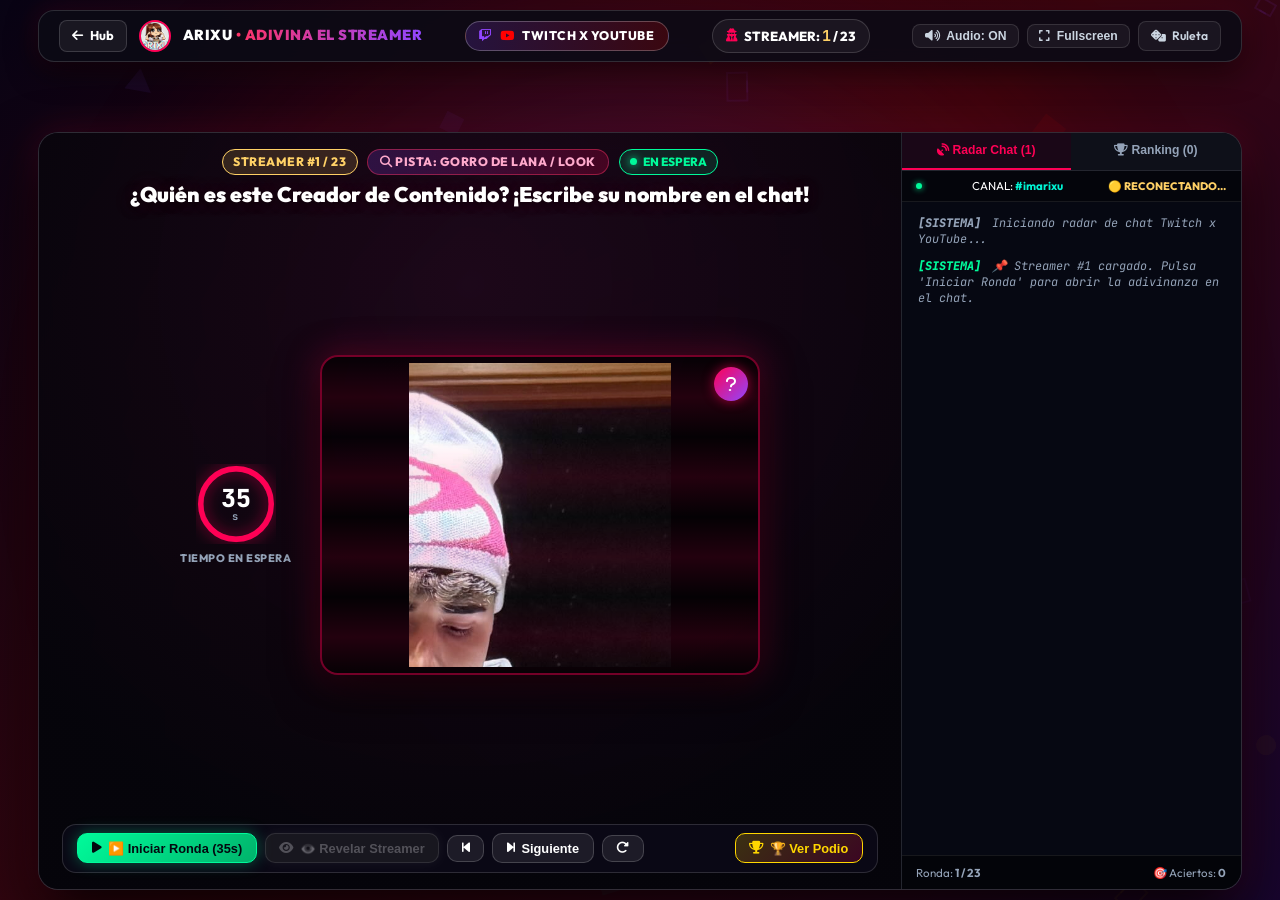
<file: dia5.html>
<!DOCTYPE html>
<html lang="es">
<head>
  <meta charset="UTF-8">
  <meta name="viewport" content="width=device-width, initial-scale=1.0">
  <title>Día 5: ¿Quién es ese Streamer? | Especiales ImArixu</title>
  <meta name="description" content="Día 5: Adivina al Creador de Contenido de Twitch y YouTube viendo solo una parte de su cuerpo con el chat en directo en Twitch de ImArixu.">
  <link rel="stylesheet" href="styles/main.css">
  <link rel="stylesheet" href="styles/dia5.css">
  <link rel="stylesheet" href="https://cdnjs.cloudflare.com/ajax/libs/font-awesome/6.5.1/css/all.min.css" crossorigin="anonymous" referrerpolicy="no-referrer" />
</head>
<body class="dia6-theme">

  <!-- Background Animated Gala Icons Canvas -->
  <canvas id="galaCanvas" aria-hidden="true"></canvas>

  <!-- Fullscreen Confetti Canvas for Winners & Celebrations -->
  <canvas id="confettiCanvas" aria-hidden="true"></canvas>

  <!-- Flash Overlay for Dramatic Reveal -->
  <div id="flashOverlay" class="flash-overlay"></div>

  <!-- ======================================================================
       1. TOP STICKY HUD HEADER (GALA GLASS PILL)
       ====================================================================== -->
  <header class="dia6-sticky-header">
    
    <!-- Brand & Hub Navigation -->
    <div class="header-brand-group">
      <a href="index.html" class="btn-nav-hub" title="Volver a la portada de Especiales">
        <i class="fas fa-arrow-left"></i> Hub
      </a>
      <img src="assets/arixu_avatar.png" alt="ImArixu Avatar" class="brand-mini-avatar">
      <div class="brand-title-badge">
        ARIXU <span>• ADIVINA EL STREAMER</span>
      </div>
    </div>

    <!-- Multiplatform Gala Badge -->
    <div class="gala-theme-badge" id="headerCategoryTag">
      <i class="fab fa-twitch" style="color: #9146FF;"></i>
      <i class="fab fa-youtube" style="color: #FF0000;"></i>
      <span>TWITCH x YOUTUBE</span>
    </div>

    <!-- Round / Streamer Counter -->
    <div class="sticky-round-counter">
      <i class="fas fa-user-secret" style="color: #FF0055;"></i>
      <span>STREAMER: <strong class="counter-highlight" id="headerStreamerNum">1</strong> / 23</span>
    </div>

    <!-- Header Actions (Audio, Fullscreen, Ruleta) -->
    <div class="header-actions-group">
      <button class="hud-tool-btn" id="btnAudioToggle" title="Activar/Desactivar efectos de sonido">
        <i class="fas fa-volume-up"></i> Audio: ON
      </button>

      <button class="hud-tool-btn" id="btnFullscreenToggle" title="Modo Pantalla Completa">
        <i class="fas fa-expand"></i> Fullscreen
      </button>

      <a href="ruleta.html" class="hud-tool-btn" title="Ir a la Ruleta Oficial">
        <i class="fas fa-dice"></i> Ruleta
      </a>
    </div>

  </header>

  <!-- ======================================================================
       2. CENTRAL FLOATING CONSOLE PANEL (.dashboard-panel)
       75% Left (Streamer Arena) / 25% Right (Chat Radar & Live Leaderboard)
       ====================================================================== -->
  <main class="dashboard-panel" id="dashboardPanel">

    <!-- LEFT 75%: GAME ARENA -->
    <div class="dia6-game-area" id="gameArea">

      <!-- TOP: Meta row & Hint -->
      <section class="streamer-meta-container">
        <div class="streamer-meta-row">
          <span class="streamer-number-pill" id="streamerNumberBadge">STREAMER #1 / 23</span>
          <span class="streamer-hint-tag" id="streamerHintBadge">
            <i class="fas fa-search"></i> PISTA: GORRO DE LANA / LOOK
          </span>
          <span class="streamer-status-badge" id="streamerStatusBadge">
            <span class="pulse-dot"></span> EN ESPERA
          </span>
        </div>
        <h1 class="streamer-challenge-title" id="streamerTitleText">
          ¿Quién es este Creador de Contenido? ¡Escribe su nombre en el chat!
        </h1>
      </section>

      <!-- CENTER: Streamer Stage (Timer + Image Card + Reveal Card) -->
      <section class="streamer-stage-wrapper">
        
        <!-- Circular Countdown Timer -->
        <div class="streamer-timer-column">
          <div class="circular-timer-box">
            <svg class="circular-timer-svg" viewBox="0 0 84 84">
              <circle class="timer-circle-bg" cx="42" cy="42" r="37"></circle>
              <circle class="timer-circle-progress" id="timerCircleProgress" cx="42" cy="42" r="37"></circle>
            </svg>
            <div class="timer-number-display" id="timerSecondsDisplay">
              35<span class="sec-unit">s</span>
            </div>
          </div>
          <div class="timer-label-tag" id="timerStatusLabel">TIEMPO RESTANTE</div>
        </div>

        <!-- Central Image Card Container -->
        <div class="streamer-picture-card" id="streamerPictureCard">
          
          <div class="streamer-media-box" id="streamerMediaBox">
            <img id="streamerImage" class="streamer-img" src="assets/streamers/Streamers Recortados/Ache.png" alt="Streamer Misterioso">
            <div class="scanline-overlay" id="scanlineOverlay"></div>
            <div class="mystery-badge" id="mysteryBadge">
              <i class="fas fa-question"></i>
            </div>
          </div>

          <!-- Reveal Announcement Banner -->
          <div class="reveal-result-banner" id="revealResultBanner">
            <div class="reveal-celebrate-title" id="revealNameText">
              🎉 ¡ES SOYACHE!
            </div>
            <div class="reveal-details-row">
              <span class="reveal-tag tag-correct" id="revealCorrectCount">
                <i class="fas fa-users"></i> Acertantes: <strong>0</strong>
              </span>
              <span class="reveal-tag tag-platform" id="revealPlatformText">
                <i class="fab fa-twitch"></i> Twitch / YouTube
              </span>
            </div>
          </div>

        </div>

      </section>

      <!-- BOTTOM: Streamer Dock Control Center -->
      <footer class="dia6-streamer-dock">
        <div class="dock-controls-group">
          <button class="btn-dock btn-dock-start" id="btnStartRound">
            <i class="fas fa-play"></i> ▶️ Iniciar Ronda (35s)
          </button>
          <button class="btn-dock btn-dock-reveal" id="btnRevealStreamer" disabled>
            <i class="fas fa-eye"></i> 👁️ Revelar Streamer
          </button>
          <button class="btn-dock btn-dock-prev" id="btnPrevStreamer" title="Streamer Anterior (Tecla P / Flecha Izquierda)">
            <i class="fas fa-step-backward"></i>
          </button>
          <button class="btn-dock btn-dock-next" id="btnNextStreamer" title="Siguiente Streamer (Tecla N / Flecha Derecha)">
            <i class="fas fa-step-forward"></i> Siguiente
          </button>
          <button class="btn-dock btn-dock-reset" id="btnResetRound" title="Reiniciar Streamer Actual">
            <i class="fas fa-redo-alt"></i>
          </button>
        </div>

        <div class="dock-secondary-group">
          <button class="btn-dock btn-dock-podium" id="btnShowPodium">
            <i class="fas fa-trophy"></i> 🏆 Ver Podio
          </button>
        </div>
      </footer>

    </div>

    <!-- RIGHT 25%: CHAT RADAR & LIVE LEADERBOARD -->
    <aside class="dia6-radar-area" id="radarArea">
      
      <!-- Radar Navigation Tabs -->
      <div class="radar-header-tabs">
        <button class="radar-tab-btn active" id="tabChatBtn">
          <i class="fas fa-satellite-dish"></i> Radar Chat (<span id="chatCountBadge">0</span>)
        </button>
        <button class="radar-tab-btn" id="tabLeaderboardBtn">
          <i class="fas fa-trophy"></i> Ranking (<span id="lbTotalUsers">0</span>)
        </button>
      </div>

      <!-- Live Stream Feed Header Status -->
      <div class="radar-channel-bar">
        <span class="radar-pulse-dot"></span>
        <span>CANAL: <strong style="color: #00F5D4;">#imarixu</strong></span>
        <span class="ws-connection-tag" id="radarWsTag">🟢 CONECTADO</span>
      </div>

      <!-- View Tab 1: Real-time Twitch Chat Messages -->
      <div class="radar-feed-container" id="radarChatMessages">
        <div class="terminal-line sys">
          <span class="terminal-coord">[SISTEMA]</span>
          <span class="terminal-msg">Iniciando radar de chat Twitch x YouTube...</span>
        </div>
      </div>

      <!-- View Tab 2: Live Leaderboard Ranking -->
      <div class="radar-leaderboard-container" id="radarLeaderboardFeed">
        <div class="leaderboard-empty-state">
          <i class="fas fa-medal"></i>
          <p>El ranking se actualizará en tiempo real cuando el chat adivine los streamers.</p>
        </div>
      </div>

      <!-- Radar Terminal Footer -->
      <div class="radar-terminal-footer">
        <span id="radarActiveRoundLabel">Ronda: <strong>1 / 17</strong></span>
        <span id="radarRoundHitsBadge">🎯 Aciertos: <strong>0</strong></span>
      </div>

    </aside>

  </main>

  <!-- ======================================================================
       3. TOP 3 CHAMPIONS PODIUM MODAL (GALA FINALE)
       ====================================================================== -->
  <div class="dia6-modal-overlay" id="podiumModalOverlay">
    <div class="dia6-modal-card">
      <button class="dia6-modal-close" id="btnClosePodiumModal" title="Cerrar modal">&times;</button>
      
      <div class="podium-hero-badge">
        <i class="fas fa-crown"></i> GALA DE PREMIOS STREAMERS
      </div>
      
      <h2 class="podium-modal-title">¡CAMPEONES DEL RADAR!</h2>
      <p class="podium-modal-subtitle">
        Los detectives más rápidos del chat adivinando a los creadores de contenido de Twitch y YouTube.
      </p>

      <!-- 3D Top 3 Podium Columns -->
      <div class="podium-3d-stage">
        
        <!-- 2nd Place (Silver) -->
        <div class="podium-column rank-2">
          <div class="podium-user-badge">
            <div class="podium-rank-icon">🥈</div>
            <div class="podium-user-name" id="podiumSecondUser">---</div>
            <div class="podium-user-points" id="podiumSecondPoints">0 PTS</div>
            <div class="podium-user-accuracy" id="podiumSecondAccuracy">0/23 aciertos</div>
          </div>
          <div class="podium-pedestal">2</div>
        </div>

        <!-- 1st Place (Gold - Tallest) -->
        <div class="podium-column rank-1">
          <div class="podium-user-badge">
            <div class="podium-rank-icon">🥇</div>
            <div class="podium-user-name" id="podiumFirstUser">---</div>
            <div class="podium-user-points" id="podiumFirstPoints">0 PTS</div>
            <div class="podium-user-accuracy" id="podiumFirstAccuracy">0/23 aciertos</div>
          </div>
          <div class="podium-pedestal">1</div>
        </div>

        
        <!-- 3rd Place (Bronze) -->
        <div class="podium-column rank-3">
          <div class="podium-user-badge">
            <div class="podium-rank-icon">🥉</div>
            <div class="podium-user-name" id="podiumThirdUser">---</div>
            <div class="podium-user-points" id="podiumThirdPoints">0 PTS</div>
            <div class="podium-user-accuracy" id="podiumThirdAccuracy">0/23 aciertos</div>
          </div>
          <div class="podium-pedestal">3</div>
        </div>

      </div>

      <!-- Podium Modal Actions -->
      <div class="podium-modal-actions">
        <button class="btn-podium-download" id="btnDownloadTxtReport">
          <i class="fas fa-download"></i> Descargar Informe TXT (.txt)
        </button>
        <button class="btn-podium-restart" id="btnRestartGame">
          <i class="fas fa-redo"></i> Volver a Jugar
        </button>
        <button class="btn-podium-close" id="btnModalDismiss">
          Cerrar
        </button>
      </div>

    </div>
  </div>

  <script src="js/dia5.js"></script>
</body>
</html>
</file>
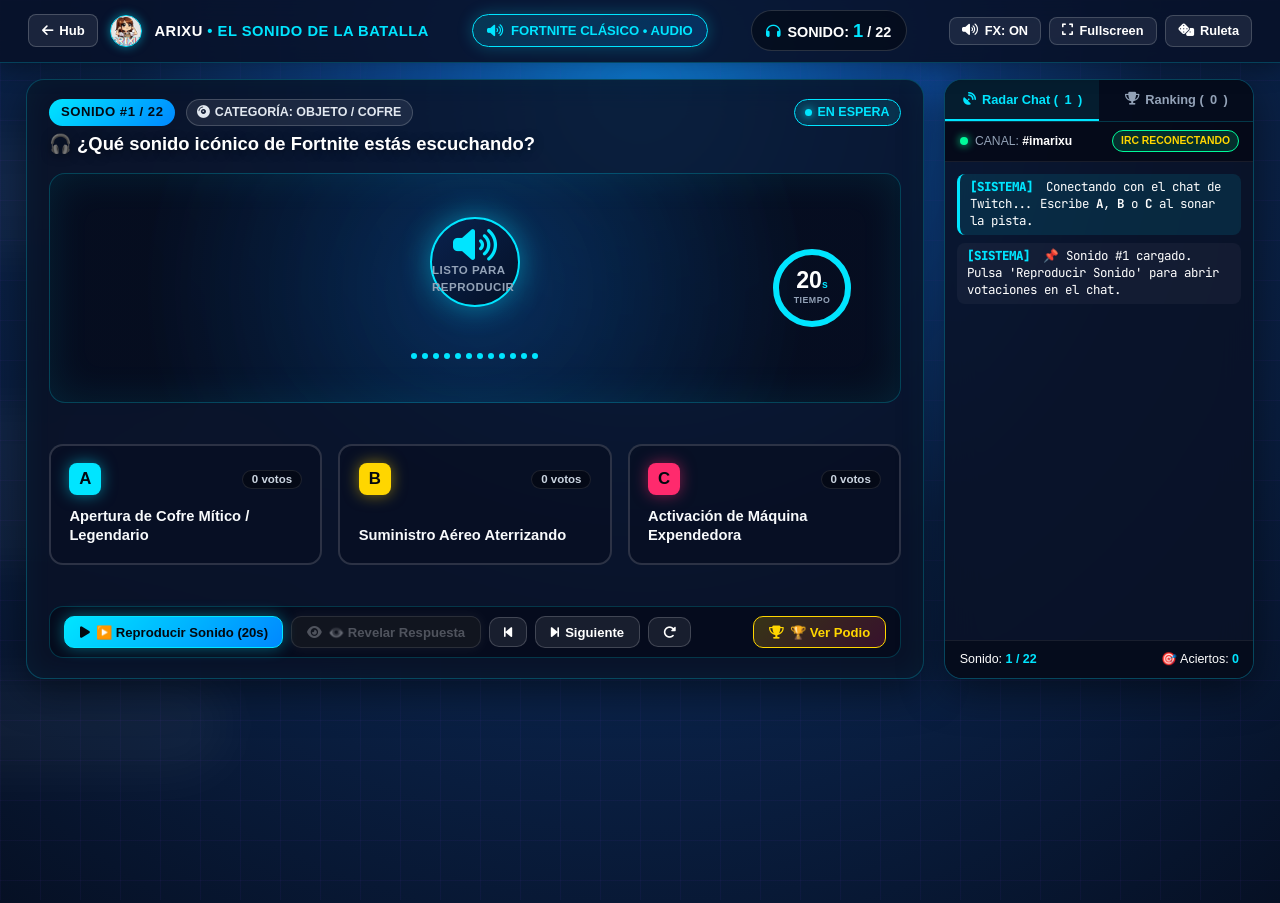
<file: dia6.html>
<!DOCTYPE html>
<html lang="es">
<head>
  <meta charset="UTF-8">
  <meta name="viewport" content="width=device-width, initial-scale=1.0">
  <title>Día 6: El Sonido de la Batalla | Especiales ImArixu</title>
  <meta name="description" content="Día 6: Adivina el Sonido de Fortnite clásico a ciegas con votación interactiva en el chat de Twitch de ImArixu.">
  <link rel="stylesheet" href="styles/main.css">
  <link rel="stylesheet" href="styles/dia6.css">
  <link rel="stylesheet" href="https://cdnjs.cloudflare.com/ajax/libs/font-awesome/6.5.1/css/all.min.css" crossorigin="anonymous" referrerpolicy="no-referrer" />
</head>
<body class="dia6-sound-theme">

  <!-- Background Sky & Floating Clouds Canvas -->
  <div class="sky-background-layer" aria-hidden="true">
    <div class="fortnite-cloud cloud-1"></div>
    <div class="fortnite-cloud cloud-2"></div>
    <div class="fortnite-cloud cloud-3"></div>
    <div class="fortnite-sun-glow"></div>
  </div>

  <!-- Fullscreen Confetti Canvas for Winners -->
  <canvas id="confettiCanvas" aria-hidden="true"></canvas>

  <!-- Flash Overlay for Reveal -->
  <div id="flashOverlay" class="flash-overlay"></div>

  <!-- ======================================================================
       1. TOP STICKY HUD HEADER (FORTNITE CLASSIC BLUE PILL)
       ====================================================================== -->
  <header class="dia6-sticky-header">
    
    <!-- Brand & Hub Navigation -->
    <div class="header-brand-group">
      <a href="index.html" class="btn-nav-hub" title="Volver a la portada de Especiales">
        <i class="fas fa-arrow-left"></i> Hub
      </a>
      <img src="assets/arixu_avatar.png" alt="ImArixu Avatar" class="brand-mini-avatar">
      <div class="brand-title-badge">
        ARIXU <span>• EL SONIDO DE LA BATALLA</span>
      </div>
    </div>

    <!-- Theme Tag -->
    <div class="theme-category-badge" id="headerCategoryTag">
      <i class="fas fa-volume-up"></i>
      <span>FORTNITE CLÁSICO • AUDIO</span>
    </div>

    <!-- Round Counter -->
    <div class="sticky-round-counter">
      <i class="fas fa-headphones" style="color: #00E5FF;"></i>
      <span>SONIDO: <strong class="counter-highlight" id="headerSoundNum">1</strong> / 22</span>
    </div>

    <!-- Header Actions (Audio Toggle, Fullscreen, Ruleta) -->
    <div class="header-actions-group">
      <button class="hud-tool-btn" id="btnAudioToggle" title="Activar/Desactivar efectos de sonido del sistema">
        <i class="fas fa-volume-up"></i> FX: ON
      </button>

      <button class="hud-tool-btn" id="btnFullscreenToggle" title="Modo Pantalla Completa">
        <i class="fas fa-expand"></i> Fullscreen
      </button>

      <a href="ruleta.html" class="hud-tool-btn" title="Ir a la Ruleta Oficial">
        <i class="fas fa-dice"></i> Ruleta
      </a>
    </div>

  </header>

  <!-- ======================================================================
       2. CENTRAL FLOATING CONSOLE PANEL (.dashboard-panel)
       75% Left (Audio Arena) / 25% Right (Chat Radar & Live Leaderboard)
       ====================================================================== -->
  <main class="dashboard-panel" id="dashboardPanel">

    <!-- LEFT 75%: GAME ARENA -->
    <div class="dia6-game-area" id="gameArea">

      <!-- TOP: Meta row & Category -->
      <section class="sound-meta-container">
        <div class="sound-meta-row">
          <span class="sound-number-pill" id="soundNumberBadge">SONIDO #1 / 22</span>
          <span class="sound-category-tag" id="soundCategoryBadge">
            <i class="fas fa-compact-disc"></i> CATEGORÍA: ARMA / OBJETO / EVENTO
          </span>
          <span class="sound-status-badge" id="soundStatusBadge">
            <span class="pulse-dot"></span> EN ESPERA
          </span>
        </div>
        <h1 class="sound-challenge-title" id="soundTitleText">
          🎧 ¿A qué corresponde este sonido misterioso? ¡Escucha con atención y vota en el chat!
        </h1>
      </section>

      <!-- CENTER: VISUAL AUDIO PLAYER & EQUALIZER -->
      <section class="audio-stage-container">
        
        <div class="audio-visualizer-box" id="audioVisualizerBox">
          
          <!-- Audio Wave Halo Glow -->
          <div class="audio-pulse-ring ring-1"></div>
          <div class="audio-pulse-ring ring-2"></div>
          <div class="audio-pulse-ring ring-3"></div>

          <!-- Central Player Unit -->
          <div class="audio-player-core">
            
            <div class="audio-icon-wrapper" id="audioPlayTrigger">
              <i class="fas fa-volume-up audio-main-icon" id="audioStateIcon"></i>
              <div class="audio-state-tag" id="audioStateText">LISTO PARA REPRODUCIR</div>
            </div>

            <!-- CSS Equalizer Bars Simulation -->
            <div class="equalizer-bars-group" id="equalizerBarsGroup">
              <span class="eq-bar bar-1"></span>
              <span class="eq-bar bar-2"></span>
              <span class="eq-bar bar-3"></span>
              <span class="eq-bar bar-4"></span>
              <span class="eq-bar bar-5"></span>
              <span class="eq-bar bar-6"></span>
              <span class="eq-bar bar-7"></span>
              <span class="eq-bar bar-8"></span>
              <span class="eq-bar bar-9"></span>
              <span class="eq-bar bar-10"></span>
              <span class="eq-bar bar-11"></span>
              <span class="eq-bar bar-12"></span>
            </div>

          </div>

          <!-- Circular Countdown Timer (20 Seconds) -->
          <div class="audio-timer-badge">
            <svg class="timer-svg" viewBox="0 0 80 80">
              <circle class="timer-circle-bg" cx="40" cy="40" r="36"></circle>
              <circle class="timer-circle-progress" id="timerCircleProgress" cx="40" cy="40" r="36"></circle>
            </svg>
            <div class="timer-content">
              <span class="timer-number" id="timerSecondsDisplay">20<span class="sec-unit">s</span></span>
              <span class="timer-label" id="timerStatusLabel">TIEMPO</span>
            </div>
          </div>

        </div>

        <!-- Hidden Native HTML Audio Element -->
        <audio id="secretAudioPlayer" preload="auto"></audio>

        <!-- Reveal Result Banner -->
        <div class="reveal-result-banner" id="revealResultBanner">
          <div class="reveal-celebrate-title" id="revealTitleText">🎉 ¡RESPUESTA CORRECTA: OPCIÓN A!</div>
          <div class="reveal-details-row">
            <span class="reveal-tag tag-correct" id="revealCorrectCount">
              <i class="fas fa-users"></i> Acertantes: 0
            </span>
            <span class="reveal-tag tag-answer-name" id="revealAnswerName">
              <i class="fas fa-check-circle"></i> Sonido Oficial
            </span>
          </div>
        </div>

      </section>

      <!-- BOTTOM: 3 BIG COLORFUL OPTIONS (A, B, C) -->
      <section class="options-grid-container">
        
        <!-- Option A (Cyan) -->
        <button class="option-card option-a" id="optionCardA" data-option="A">
          <div class="opt-header">
            <span class="opt-badge">A</span>
            <span class="opt-votes-pill" id="optVotesA">0 votos</span>
          </div>
          <div class="opt-content" id="optTextA">Cargando opción A...</div>
        </button>

        <!-- Option B (Yellow) -->
        <button class="option-card option-b" id="optionCardB" data-option="B">
          <div class="opt-header">
            <span class="opt-badge">B</span>
            <span class="opt-votes-pill" id="optVotesB">0 votos</span>
          </div>
          <div class="opt-content" id="optTextB">Cargando opción B...</div>
        </button>

        <!-- Option C (Magenta/Pink) -->
        <button class="option-card option-c" id="optionCardC" data-option="C">
          <div class="opt-header">
            <span class="opt-badge">C</span>
            <span class="opt-votes-pill" id="optVotesC">0 votos</span>
          </div>
          <div class="opt-content" id="optTextC">Cargando opción C...</div>
        </button>

      </section>

      <!-- STREAMER DOCK CONTROLS -->
      <footer class="dia6-sound-dock">
        <div class="dock-controls-group">
          <button class="btn-dock btn-dock-start" id="btnStartRound">
            <i class="fas fa-play"></i> ▶️ Reproducir Sonido (20s)
          </button>
          <button class="btn-dock btn-dock-reveal" id="btnRevealSound" disabled>
            <i class="fas fa-eye"></i> 👁️ Revelar Respuesta
          </button>
          <button class="btn-dock btn-dock-prev" id="btnPrevRound" title="Sonido Anterior (Tecla P / Flecha Izquierda)">
            <i class="fas fa-step-backward"></i>
          </button>
          <button class="btn-dock btn-dock-next" id="btnNextRound" title="Siguiente Sonido (Tecla N / Flecha Derecha)">
            <i class="fas fa-step-forward"></i> Siguiente
          </button>
          <button class="btn-dock btn-dock-reset" id="btnResetRound" title="Reiniciar Sonido Actual">
            <i class="fas fa-redo-alt"></i>
          </button>
        </div>

        <div class="dock-secondary-group">
          <button class="btn-dock btn-dock-podium" id="btnShowPodium">
            <i class="fas fa-trophy"></i> 🏆 Ver Podio
          </button>
        </div>
      </footer>

    </div>

    <!-- RIGHT 25%: CHAT RADAR & LIVE LEADERBOARD -->
    <aside class="dia6-radar-area" id="radarArea">
      
      <!-- Radar Navigation Tabs -->
      <div class="radar-header-tabs">
        <button class="radar-tab-btn active" id="tabChatBtn">
          <i class="fas fa-satellite-dish"></i> Radar Chat (<span id="chatCountBadge">0</span>)
        </button>
        <button class="radar-tab-btn" id="tabLeaderboardBtn">
          <i class="fas fa-trophy"></i> Ranking (<span id="lbTotalUsers">0</span>)
        </button>
      </div>

      <!-- Tab 1: Live Chat Feed & Terminal -->
      <div class="radar-tab-content active" id="tabChatContent">
        <div class="chat-terminal-header">
          <div class="status-indicator-live">
            <span class="radar-live-dot"></span>
            <span class="terminal-title">CANAL: <strong>#imarixu</strong></span>
          </div>
          <span class="ws-connected-tag" id="radarWsTag">IRC CONECTADO</span>
        </div>

        <div class="radar-chat-feed" id="radarChatMessages">
          <div class="radar-log-msg system-msg">
            <span class="log-badge-sys">[SISTEMA]</span>
            <span class="log-text">Conectando con el chat de Twitch... Escribe <strong>A</strong>, <strong>B</strong> o <strong>C</strong> al sonar la pista.</span>
          </div>
        </div>

        <div class="radar-footer-stats">
          <span class="footer-stat" id="radarActiveRoundLabel">Sonido: <strong>1 / 22</strong></span>
          <span class="footer-stat" id="radarRoundHitsBadge">🎯 Aciertos: <strong>0</strong></span>
        </div>
      </div>

      <!-- Tab 2: Live Leaderboard Rankings -->
      <div class="radar-tab-content" id="tabLeaderboardContent">
        <div class="leaderboard-panel-header">
          <span class="lb-title">🏆 Top Aciertos Acumulados</span>
          <span class="lb-points-rule">1 Pto por Acierto</span>
        </div>

        <div class="radar-leaderboard-list" id="radarLeaderboardFeed">
          <div class="lb-empty-placeholder">
            <i class="fas fa-info-circle"></i> Las puntuaciones del chat aparecerán en cuanto empiece la primera ronda.
          </div>
        </div>
      </div>

    </aside>

  </main>

  <!-- ======================================================================
       3. TOP 3 PODIUM MODAL DIALOG
       ====================================================================== -->
  <div class="podium-modal-overlay" id="podiumModalOverlay">
    <div class="podium-modal-card" role="dialog" aria-modal="true">
      
      <button class="podium-close-btn" id="btnClosePodiumModal" aria-label="Cerrar modal">
        <i class="fas fa-times"></i>
      </button>

      <div class="podium-header-banner">
        <div class="podium-trophy-icon">🏆</div>
        <h2 class="podium-main-title">¡CAMPEONES DEL SONIDO DE LA BATALLA!</h2>
        <p class="podium-subtitle">Top 3 espectadores con mejor oído táctico del directo</p>
      </div>

      <!-- 3D Top 3 Podium Columns -->
      <div class="podium-3d-stage">
        
        <!-- 2nd Place (Silver) -->
        <div class="podium-column rank-2">
          <div class="podium-user-badge">
            <div class="podium-rank-icon">🥈</div>
            <div class="podium-user-name" id="podiumSecondUser">---</div>
            <div class="podium-user-points" id="podiumSecondPoints">0 PTS</div>
            <div class="podium-user-accuracy" id="podiumSecondAccuracy">0/22 aciertos</div>
          </div>
          <div class="podium-pedestal">2</div>
        </div>

        <!-- 1st Place (Gold - Tallest) -->
        <div class="podium-column rank-1">
          <div class="podium-user-badge">
            <div class="podium-rank-icon">🥇</div>
            <div class="podium-user-name" id="podiumFirstUser">---</div>
            <div class="podium-user-points" id="podiumFirstPoints">0 PTS</div>
            <div class="podium-user-accuracy" id="podiumFirstAccuracy">0/22 aciertos</div>
          </div>
          <div class="podium-pedestal">1</div>
        </div>

        <!-- 3rd Place (Bronze) -->
        <div class="podium-column rank-3">
          <div class="podium-user-badge">
            <div class="podium-rank-icon">🥉</div>
            <div class="podium-user-name" id="podiumThirdUser">---</div>
            <div class="podium-user-points" id="podiumThirdPoints">0 PTS</div>
            <div class="podium-user-accuracy" id="podiumThirdAccuracy">0/22 aciertos</div>
          </div>
          <div class="podium-pedestal">3</div>
        </div>

      </div>

      <!-- Podium Modal Actions -->
      <div class="podium-modal-actions">
        <button class="btn-podium-download" id="btnDownloadTxtReport">
          <i class="fas fa-download"></i> Descargar Informe TXT (.txt)
        </button>
        <button class="btn-podium-restart" id="btnRestartGame">
          <i class="fas fa-redo"></i> Volver a Jugar
        </button>
        <button class="btn-podium-close" id="btnModalDismiss">
          Cerrar
        </button>
      </div>

    </div>
  </div>

  <script src="js/dia6.js"></script>
</body>
</html>
</file>
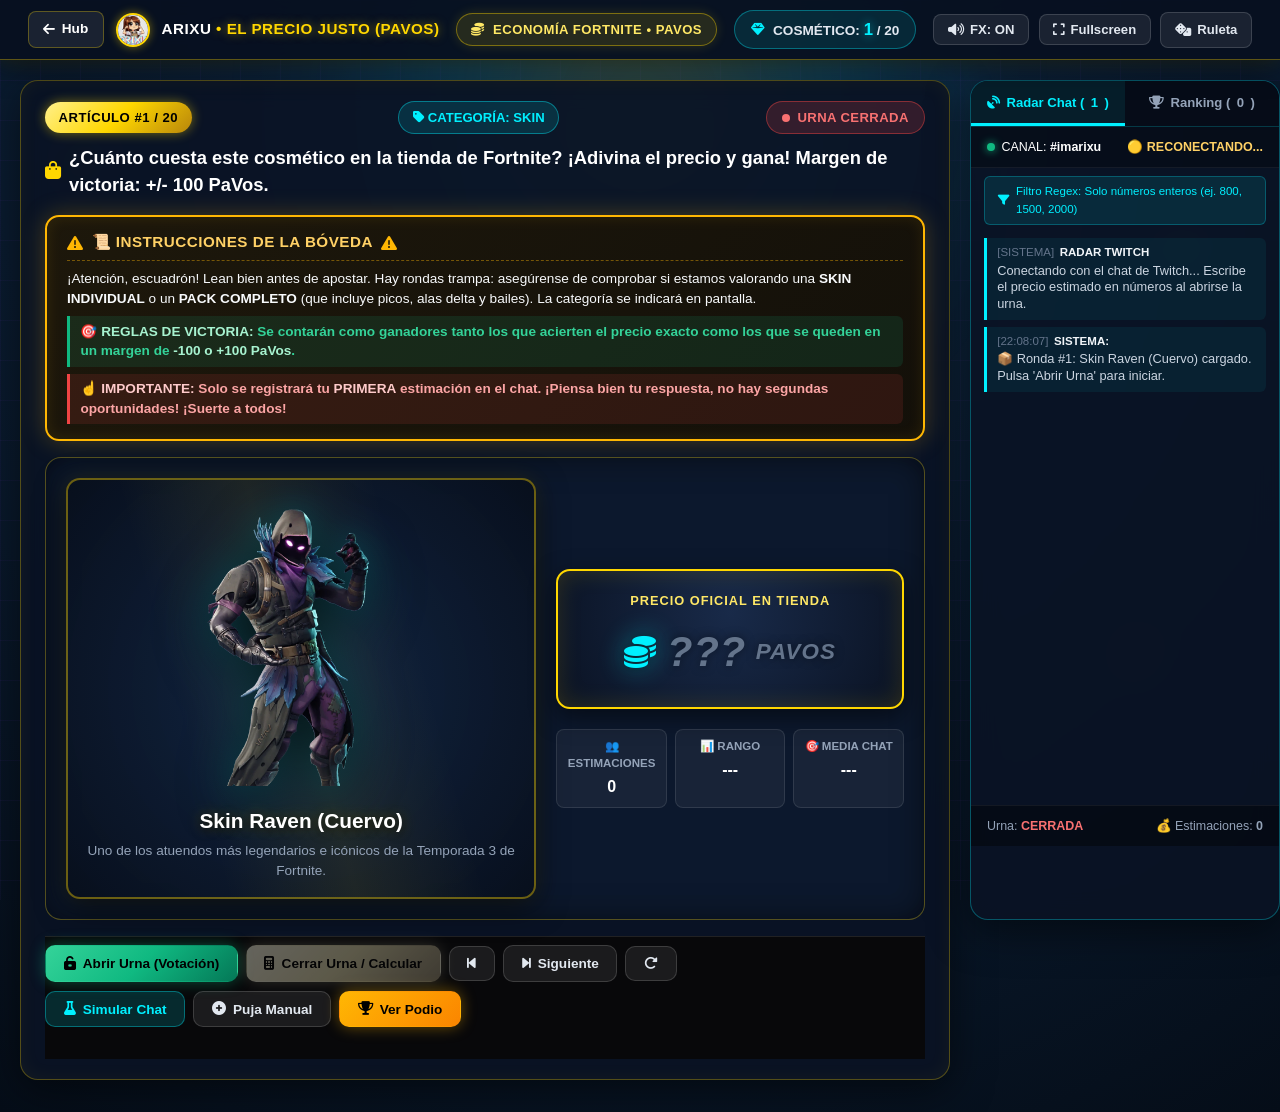
<file: dia7.html>
<!DOCTYPE html>
<html lang="es">
<head>
  <meta charset="UTF-8">
  <meta name="viewport" content="width=device-width, initial-scale=1.0">
  <title>Día 7: El Precio Justo - Edición PaVos | Especiales ImArixu</title>
  <meta name="description" content="Día 7: Adivina el precio exacto en PaVos de las skins y cosméticos clásicos de Fortnite con votación en directo en el chat de Twitch de ImArixu.">
  <link rel="stylesheet" href="styles/main.css">
  <link rel="stylesheet" href="styles/dia7.css">
  <link rel="stylesheet" href="https://cdnjs.cloudflare.com/ajax/libs/font-awesome/6.5.1/css/all.min.css" crossorigin="anonymous" referrerpolicy="no-referrer" />
</head>
<body class="dia7-theme">

  <!-- Background Luxury & Floating Coins / Cash -->
  <div class="luxury-background-layer" aria-hidden="true">
    <div class="luxury-vault-glow"></div>
    <div class="floating-cash-item cash-1"><i class="fas fa-coins"></i></div>
    <div class="floating-cash-item cash-2"><i class="fas fa-gem"></i></div>
    <div class="floating-cash-item cash-3"><i class="fas fa-money-bill-wave"></i></div>
    <div class="floating-cash-item cash-4"><i class="fas fa-coins"></i></div>
    <div class="floating-cash-item cash-5"><i class="fas fa-gem"></i></div>
  </div>

  <!-- Fullscreen Confetti Canvas for Winners -->
  <canvas id="confettiCanvas" aria-hidden="true"></canvas>

  <!-- Flash Overlay for Price Reveal -->
  <div id="flashOverlay" class="flash-overlay"></div>

  <!-- ======================================================================
       1. TOP STICKY HUD HEADER
       ====================================================================== -->
  <header class="dia7-sticky-header">
    
    <!-- Brand & Hub Navigation -->
    <div class="header-brand-group">
      <a href="index.html" class="btn-nav-hub" title="Volver a la portada de Especiales">
        <i class="fas fa-arrow-left"></i> Hub
      </a>
      <img src="assets/arixu_avatar.png" alt="ImArixu Avatar" class="brand-mini-avatar">
      <div class="brand-title-badge">
        ARIXU <span>• EL PRECIO JUSTO (PAVOS)</span>
      </div>
    </div>

    <!-- Theme Category Badge -->
    <div class="theme-category-badge" id="headerCategoryTag">
      <i class="fas fa-coins"></i>
      <span>ECONOMÍA FORTNITE • PAVOS</span>
    </div>

    <!-- Round / Item Counter -->
    <div class="sticky-round-counter">
      <i class="fas fa-gem" style="color: #00F0FF;"></i>
      <span>COSMÉTICO: <strong class="counter-highlight" id="headerRoundNum">1</strong> / 20</span>
    </div>

    <!-- Header Actions -->
    <div class="header-actions-group">
      <button class="hud-tool-btn" id="btnAudioToggle" title="Activar/Desactivar efectos de sonido">
        <i class="fas fa-volume-up"></i> FX: ON
      </button>

      <button class="hud-tool-btn" id="btnFullscreenToggle" title="Modo Pantalla Completa">
        <i class="fas fa-expand"></i> Fullscreen
      </button>

      <a href="ruleta.html" class="hud-tool-btn" title="Ir a la Ruleta Oficial">
        <i class="fas fa-dice"></i> Ruleta
      </a>
    </div>

  </header>

  <!-- ======================================================================
       2. CENTRAL FLOATING CONSOLE PANEL (75% / 25%)
       ====================================================================== -->
  <main class="dashboard-panel" id="dashboardPanel">

    <!-- LEFT 75%: GAME ARENA -->
    <div class="dia7-game-area" id="gameArea">

      <!-- TOP: Meta row & Category -->
      <section class="game-meta-container">
        <div class="game-meta-row">
          <span class="round-pill" id="roundNumberBadge">ARTÍCULO #1 / 20</span>
          <span class="category-pill" id="categoryBadge">
            <i class="fas fa-tag"></i> CATEGORÍA: SKIN
          </span>
          <span class="urn-status-badge urn-closed" id="urnStatusBadge">
            <span class="pulse-dot"></span> <span id="urnStatusText">URNA CERRADA</span>
          </span>
        </div>
        <h1 class="challenge-main-title" id="challengeTitleText">
          <i class="fas fa-shopping-bag"></i> ¿Cuánto cuesta este cosmético en la tienda de Fortnite? ¡Adivina el precio y gana! Margen de victoria: +/- 100 PaVos.
        </h1>
      </section>

      <!-- INSTRUCCIONES DE LA BÓVEDA -->
      <section class="vault-instructions-panel">
        <div class="vault-instructions-header">
          <div class="instructions-title">
            <i class="fas fa-exclamation-triangle warning-icon"></i>
            <span>📜 INSTRUCCIONES DE LA BÓVEDA</span>
            <i class="fas fa-exclamation-triangle warning-icon"></i>
          </div>
        </div>
        <div class="vault-instructions-content">
          <p class="instruction-lead">
            ¡Atención, escuadrón! Lean bien antes de apostar. Hay rondas trampa: asegúrense de comprobar si estamos valorando una <strong>SKIN INDIVIDUAL</strong> o un <strong>PACK COMPLETO</strong> (que incluye picos, alas delta y bailes). La categoría se indicará en pantalla.
          </p>
          <p class="instruction-rules">
            🎯 <strong>REGLAS DE VICTORIA:</strong> Se contarán como ganadores tanto los que acierten el precio exacto como los que se queden en un margen de <strong>-100 o +100 PaVos</strong>.
          </p>
          <p class="instruction-warning">
            ☝️ <strong>IMPORTANTE:</strong> Solo se registrará tu <strong>PRIMERA</strong> estimación en el chat. ¡Piensa bien tu respuesta, no hay segundas oportunidades! ¡Suerte a todos!
          </p>
        </div>
      </section>

      <!-- CENTER: COSMETIC SHOWCASE STAGE -->
      <section class="showcase-stage-container">
        
        <!-- Left: Image Viewer -->
        <div class="cosmetic-visual-box" id="cosmeticVisualBox">
          <div class="cosmetic-img-wrapper">
            <img src="PrecioJusto/Raven.jpg" alt="Cosmético de Fortnite" class="cosmetic-img" id="cosmeticImg">
          </div>
          <div class="cosmetic-info-footer">
            <h2 class="cosmetic-name-text" id="cosmeticName">Skin Raven (Cuervo)</h2>
            <p class="cosmetic-desc-text" id="cosmeticDesc">Uno de los atuendos más legendarios e icónicos de la Temporada 3 de Fortnite.</p>
          </div>
        </div>

        <!-- Right: Vault & Live Metrics -->
        <div class="showcase-control-box">
          
          <!-- Price Display Vault -->
          <div class="price-display-vault" id="priceDisplayVault">
            <div class="vault-header-tag">PRECIO OFICIAL EN TIENDA</div>
            <div class="vault-price-value hidden-price" id="vaultPriceValue">
              <i class="fas fa-coins vbucks-symbol-icon"></i>
              <span id="priceNumberText">???</span> <span style="font-size: 1.4rem;">PAVOS</span>
            </div>
          </div>

          <!-- Round Live Metrics -->
          <div class="round-metrics-grid">
            <div class="metric-chip">
              <div class="metric-chip-label">👥 Estimaciones</div>
              <div class="metric-chip-value" id="roundBidsCount">0</div>
            </div>
            <div class="metric-chip">
              <div class="metric-chip-label">📊 Rango</div>
              <div class="metric-chip-value" id="roundBidRange">---</div>
            </div>
            <div class="metric-chip">
              <div class="metric-chip-label">🎯 Media Chat</div>
              <div class="metric-chip-value" id="roundBidAverage">---</div>
            </div>
          </div>

        </div>

      </section>

      <!-- STREAMER DOCK CONTROLS -->
      <footer class="dia7-dock">
        <div class="dock-controls-group">
          <button class="btn-dock btn-dock-start" id="btnStartUrn">
            <i class="fas fa-unlock-alt"></i> Abrir Urna (Votación)
          </button>
          <button class="btn-dock btn-dock-calculate" id="btnCloseUrn" disabled>
            <i class="fas fa-calculator"></i> Cerrar Urna / Calcular
          </button>
          <button class="btn-dock btn-dock-nav" id="btnPrevRound" title="Cosmético Anterior">
            <i class="fas fa-step-backward"></i>
          </button>
          <button class="btn-dock btn-dock-nav" id="btnNextRound" title="Siguiente Cosmético">
            <i class="fas fa-step-forward"></i> Siguiente
          </button>
          <button class="btn-dock btn-dock-nav" id="btnResetRound" title="Reiniciar Ronda">
            <i class="fas fa-redo-alt"></i>
          </button>
        </div>

        <div class="dock-secondary-group">
          <button class="btn-dock btn-dock-simulate" id="btnSimulateBids" title="Simular estimaciones aleatorias de chat para pruebas">
            <i class="fas fa-flask"></i> Simular Chat
          </button>
          <button class="btn-dock btn-dock-nav" id="btnAddManualBid" title="Añadir estimación manual de un espectador">
            <i class="fas fa-plus-circle"></i> Puja Manual
          </button>
          <button class="btn-dock btn-dock-podium" id="btnShowPodium">
            <i class="fas fa-trophy"></i> Ver Podio
          </button>
        </div>
      </footer>

    </div>

    <!-- RIGHT 25%: CHAT RADAR & LEADERBOARD -->
    <aside class="dia7-radar-area" id="radarArea">
      
      <!-- Radar Navigation Tabs -->
      <div class="radar-header-tabs">
        <button class="radar-tab-btn active" id="tabChatBtn">
          <i class="fas fa-satellite-dish"></i> Radar Chat (<span id="chatCountBadge">0</span>)
        </button>
        <button class="radar-tab-btn" id="tabLeaderboardBtn">
          <i class="fas fa-trophy"></i> Ranking (<span id="lbTotalUsers">0</span>)
        </button>
      </div>

      <!-- Tab 1: Live Chat Feed & Terminal -->
      <div class="radar-tab-content active" id="tabChatContent">
        <div class="chat-terminal-header">
          <div class="status-indicator-live">
            <span class="radar-live-dot"></span>
            <span class="terminal-title">CANAL: <strong>#imarixu</strong></span>
          </div>
          <span class="ws-connected-tag" id="radarWsTag" style="color: #00FA9A; font-weight: 700;">IRC CONECTADO</span>
        </div>

        <div class="regex-badge-info">
          <i class="fas fa-filter"></i>
          <span>Filtro Regex: Solo números enteros (ej. 800, 1500, 2000)</span>
        </div>

        <div class="radar-chat-feed" id="radarChatMessages">
          <div class="radar-log-msg system-msg">
            <div class="log-meta">
              <span class="log-time">[SISTEMA]</span>
              <span class="log-author">RADAR TWITCH</span>
            </div>
            <span class="log-text">Conectando con el chat de Twitch... Escribe el precio estimado en números al abrirse la urna.</span>
          </div>
        </div>

        <div class="radar-footer-stats">
          <span class="footer-stat" id="radarActiveUrnStatus">Urna: <strong>CERRADA</strong></span>
          <span class="footer-stat" id="radarRoundEstimatesBadge">💰 Estimaciones: <strong>0</strong></span>
        </div>
      </div>

      <!-- Tab 2: Live Leaderboard Rankings -->
      <div class="radar-tab-content" id="tabLeaderboardContent">
        <div class="leaderboard-panel-header">
          <span class="lb-title">🏆 Top Aciertos y Precisión</span>
          <span class="lb-points-rule" style="color: #FFD700; font-size: 0.72rem;">+1 Pto Ganar • +3 Ptos Pleno</span>
        </div>

        <div class="radar-leaderboard-list" id="radarLeaderboardFeed">
          <div class="lb-empty-placeholder">
            <i class="fas fa-info-circle"></i> Las puntuaciones aparecerán en cuanto se calcule la primera ronda.
          </div>
        </div>
      </div>

    </aside>

  </main>

  <!-- ======================================================================
       3. TOP 3 PODIUM MODAL DIALOG
       ====================================================================== -->
  <div class="podium-modal-overlay" id="podiumModalOverlay">
    <div class="podium-modal-card" role="dialog" aria-modal="true">
      
      <button class="podium-close-btn" id="btnClosePodiumModal" aria-label="Cerrar modal">
        <i class="fas fa-times"></i>
      </button>

      <div class="podium-header-banner">
        <div class="podium-trophy-icon">🏆</div>
        <h2 class="podium-main-title">¡CAMPEONES DE EL PRECIO JUSTO!</h2>
        <p class="podium-subtitle">Top 3 maestros de la economía de Fortnite y los PaVos</p>
      </div>

      <!-- 3D Top 3 Podium Columns -->
      <div class="podium-3d-stage">
        
        <!-- 2nd Place (Silver) -->
        <div class="podium-column rank-2">
          <div class="podium-user-badge">
            <div class="podium-rank-icon">🥈</div>
            <div class="podium-user-name" id="podiumSecondUser">---</div>
            <div class="podium-user-points" id="podiumSecondPoints">0 PTS</div>
            <div class="podium-user-speed" id="podiumSecondSpeed">⏱️ Media: 0.0s</div>
          </div>
          <div class="podium-pedestal">2</div>
        </div>

        <!-- 1st Place (Gold - Tallest) -->
        <div class="podium-column rank-1">
          <div class="podium-user-badge">
            <div class="podium-rank-icon">🥇</div>
            <div class="podium-user-name" id="podiumFirstUser">---</div>
            <div class="podium-user-points" id="podiumFirstPoints">0 PTS</div>
            <div class="podium-user-speed" id="podiumFirstSpeed">⏱️ Media: 0.0s</div>
          </div>
          <div class="podium-pedestal">1</div>
        </div>

        <!-- 3rd Place (Bronze) -->
        <div class="podium-column rank-3">
          <div class="podium-user-badge">
            <div class="podium-rank-icon">🥉</div>
            <div class="podium-user-name" id="podiumThirdUser">---</div>
            <div class="podium-user-points" id="podiumThirdPoints">0 PTS</div>
            <div class="podium-user-speed" id="podiumThirdSpeed">⏱️ Media: 0.0s</div>
          </div>
          <div class="podium-pedestal">3</div>
        </div>

      </div>

      <!-- Podium Modal Actions -->
      <div class="podium-modal-actions">
        <button class="btn-podium-download" id="btnDownloadTxtReport">
          <i class="fas fa-download"></i> Descargar Informe TXT (.txt)
        </button>
        <button class="btn-podium-restart" id="btnRestartGame">
          <i class="fas fa-redo"></i> Volver a Jugar
        </button>
        <button class="btn-podium-close" id="btnModalDismiss">
          Cerrar
        </button>
      </div>

    </div>
  </div>

  <script src="js/dia7.js"></script>
</body>
</html>
</file>
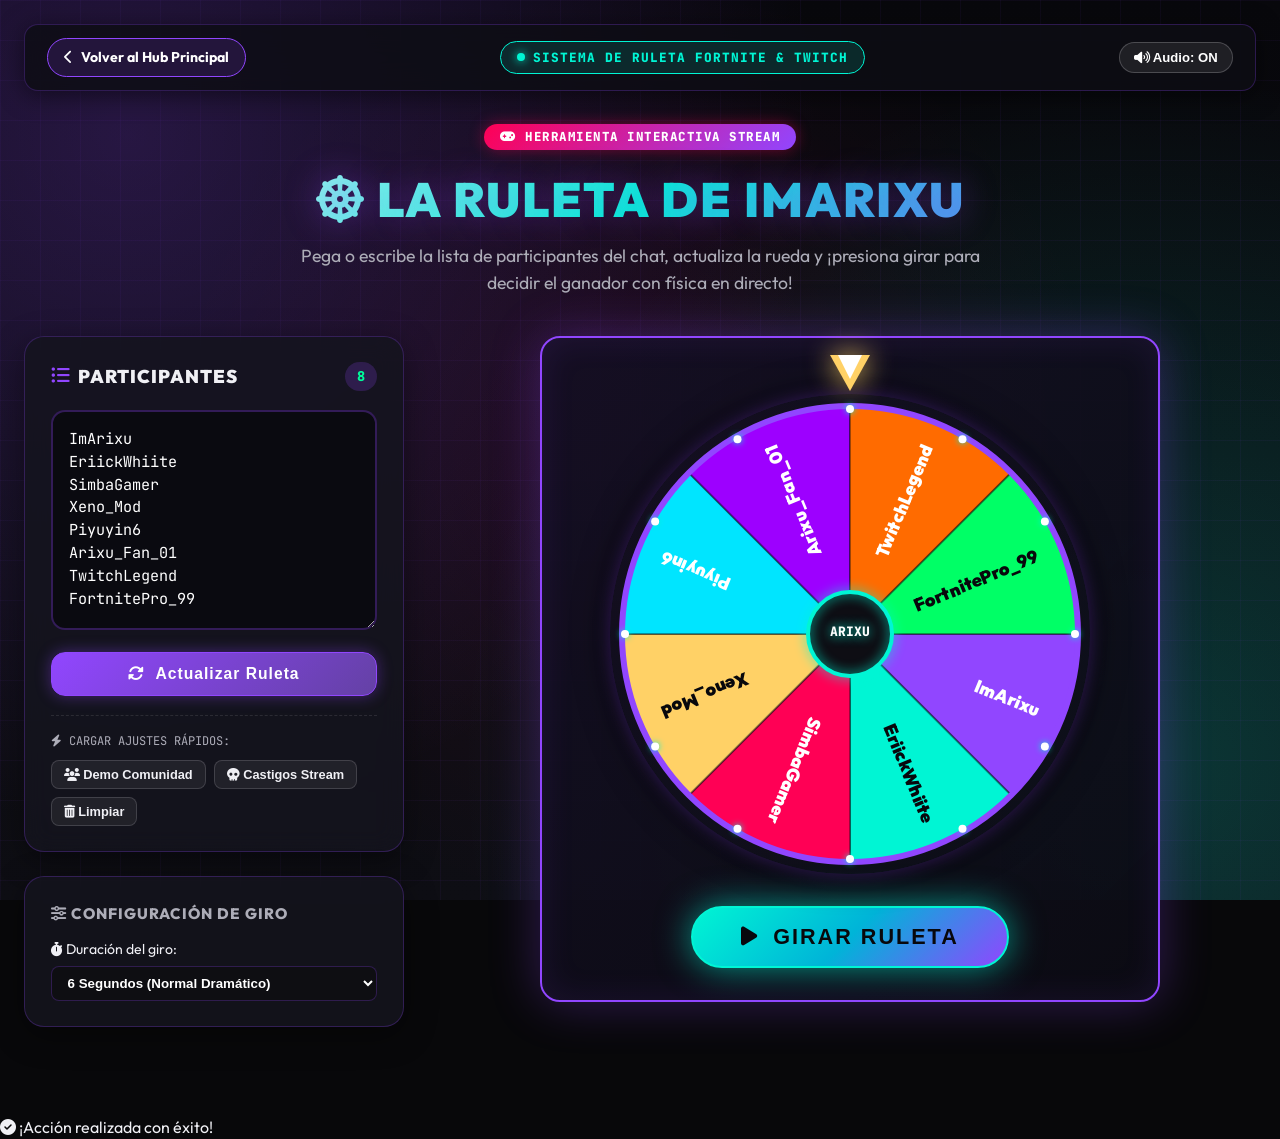
<file: ruleta.html>
<!DOCTYPE html>
<html lang="es">
<head>
  <meta charset="UTF-8">
  <meta name="viewport" content="width=device-width, initial-scale=1.0">
  <title>🎰 Ruleta de la Suerte | Especiales ImArixu</title>
  <meta name="description" content="Sorteos en vivo, ruleta de castigos y selección de ganadores interactiva con estética Twitch & Fortnite para la comunidad de ImArixu.">
  <link rel="stylesheet" href="styles/main.css">
  <link rel="stylesheet" href="styles/ruleta.css">
  <link rel="stylesheet" href="https://cdnjs.cloudflare.com/ajax/libs/font-awesome/6.5.1/css/all.min.css" crossorigin="anonymous" referrerpolicy="no-referrer" />
</head>
<body class="ruleta-theme">

  <main class="container ruleta-container">

    <!-- Ruleta Top Bar -->
    <header class="ruleta-topbar">
      <a href="index.html" class="btn-back-hub">
        <i class="fas fa-chevron-left"></i> Volver al Hub Principal
      </a>

      <div class="ruleta-status-pill">
        <span class="status-led blink"></span>
        <span>SISTEMA DE RULETA FORTNITE & TWITCH</span>
      </div>

      <div class="topbar-actions">
        <button class="btn-audio-toggle" id="btnAudioToggle" title="Activar/Desactivar sonido">
          <i class="fas fa-volume-up"></i> Audio: ON
        </button>
      </div>
    </header>

    <!-- Page Title Banner -->
    <section class="ruleta-hero-banner">
      <div class="banner-fortnite-tag">
        <i class="fas fa-gamepad"></i> HERRAMIENTA INTERACTIVA STREAM
      </div>
      <h1 class="ruleta-main-title">
        <i class="fas fa-dharmachakra fa-spin-hover"></i> LA RULETA DE IMARIXU
      </h1>
      <p class="ruleta-main-subtitle">
        Pega o escribe la lista de participantes del chat, actualiza la rueda y ¡presiona girar para decidir el ganador con física en directo!
      </p>
    </section>

    <!-- Main Grid: Left Inputs / Right Canvas Wheel -->
    <div class="ruleta-layout-grid">

      <!-- LEFT COLUMN: Participant Input & Controls -->
      <div class="ruleta-controls-col">
        <div class="panel-card input-panel">
          <div class="panel-header">
            <h3 class="panel-title">
              <i class="fas fa-list-ul" style="color: var(--twitch-purple);"></i> PARTICIPANTES
            </h3>
            <span class="count-badge" id="participantCountBadge">0</span>
          </div>

          <div class="textarea-glow-wrapper">
            <textarea 
              id="participantsInput" 
              class="participants-textarea" 
              placeholder="Escribe o pega aquí un nombre por línea...&#10;Ejemplo:&#10;ImArixu&#10;SimbaGamer&#10;EriickWhiite&#10;Xeno_Mod&#10;Piyuyin"
              spellcheck="false"
            ></textarea>
          </div>

          <div class="input-actions-row">
            <button class="btn-update-wheel" id="btnUpdateWheel">
              <i class="fas fa-sync-alt"></i> Actualizar Ruleta
            </button>
          </div>

          <!-- Quick Presets -->
          <div class="presets-wrapper">
            <span class="presets-label"><i class="fas fa-bolt"></i> Cargar Ajustes Rápidos:</span>
            <div class="presets-btns">
              <button class="btn-preset" id="btnPresetDemo">
                <i class="fas fa-users"></i> Demo Comunidad
              </button>
              <button class="btn-preset" id="btnPresetPenalties">
                <i class="fas fa-skull"></i> Castigos Stream
              </button>
              <button class="btn-preset danger" id="btnClearList">
                <i class="fas fa-trash-alt"></i> Limpiar
              </button>
            </div>
          </div>
        </div>

        <!-- Wheel Settings Panel -->
        <div class="panel-card options-panel">
          <h4 class="options-title"><i class="fas fa-sliders-h"></i> CONFIGURACIÓN DE GIRO</h4>
          <div class="option-row">
            <label for="spinDurationSelect"><i class="fas fa-stopwatch"></i> Duración del giro:</label>
            <select id="spinDurationSelect" class="styled-select">
              <option value="4">4 Segundos (Rápido)</option>
              <option value="6" selected>6 Segundos (Normal Dramático)</option>
              <option value="8">8 Segundos (Épico)</option>
            </select>
          </div>
        </div>
      </div>

      <!-- RIGHT COLUMN: Interactive Canvas Wheel -->
      <div class="ruleta-wheel-col">
        <div class="wheel-stage-card">

          <!-- Pointer Arrow at Top (12 o'clock) -->
          <div class="wheel-pointer-container">
            <div class="fortnite-pointer-arrow"></div>
          </div>

          <!-- Canvas Element -->
          <div class="canvas-wrapper">
            <canvas id="wheelCanvas" width="520" height="520"></canvas>
          </div>

          <!-- Giant Center Spin Button -->
          <div class="spin-btn-container">
            <button class="btn-spin-wheel" id="btnSpinWheel">
              <i class="fas fa-play"></i> GIRAR RULETA
            </button>
          </div>
        </div>
      </div>

    </div>

  </main>

  <!-- WINNER CELEBRATION MODAL OVERLAY -->
  <div class="winner-modal-overlay" id="winnerModalOverlay">
    <canvas id="confettiCanvas" class="confetti-canvas"></canvas>
    
    <div class="winner-card">
      <div class="winner-badge-header">
        <i class="fas fa-crown"></i> ¡TENEMOS UN GANADOR! <i class="fas fa-crown"></i>
      </div>

      <div class="winner-trophy-icon">
        <i class="fas fa-trophy"></i>
      </div>

      <h1 class="winner-name-display" id="winnerNameDisplay">
        ¡NOMBRE DEL GANADOR!
      </h1>

      <p class="winner-subtext">
        ¡La ruleta de ImArixu ha dictado sentencia en directo!
      </p>

      <div class="winner-actions-group">
        <button class="btn-winner-action danger" id="btnRemoveWinnerAndSpin">
          <i class="fas fa-user-minus"></i> Eliminar Ganador y Volver a Girar
        </button>
        <button class="btn-winner-action primary" id="btnCloseWinnerModal">
          <i class="fas fa-check-circle"></i> Aceptar y Cerrar
        </button>
      </div>
    </div>
  </div>

  <!-- Toast Notification -->
  <div class="toast-notification" id="toastNotification">
    <i class="fas fa-check-circle"></i> ¡Acción realizada con éxito!
  </div>

  <script src="js/ruleta.js"></script>
</body>
</html>
</file>
<file: styles/main.css>
/* ==========================================================================
   ESPECIALES ARIXU - TWITCH PARTNER DESIGN SYSTEM
   Theme: Modern Twitch Gamer, Dark Mode, Neon Glow (#9146FF)
   ========================================================================== */

@import url('https://fonts.googleapis.com/css2?family=Outfit:wght@300;400;600;700;900&family=JetBrains+Mono:wght@400;700;800&display=swap');

:root {
  /* Color Palette */
  --twitch-purple: #9146FF;
  --twitch-purple-dark: #6441A5;
  --twitch-purple-deep: #451093;
  --twitch-purple-glow: rgba(145, 70, 255, 0.4);
  --twitch-neon-cyan: #00F5D4;
  --twitch-neon-pink: #FF007A;
  --twitch-neon-yellow: #FFD166;
  --twitch-red: #FF3366;
  --twitch-green: #00E676;

  /* Background Neutral Colors */
  --bg-black: #08080A;
  --bg-dark-1: #0E0E12;
  --bg-dark-2: #14141A;
  --bg-dark-3: #1F1F28;
  --bg-card: rgba(26, 26, 36, 0.75);
  --bg-card-hover: rgba(36, 36, 50, 0.85);
  
  /* Text Colors */
  --text-main: #F0F0F5;
  --text-muted: #ADADB8;
  --text-dim: #6B6B7B;
  --border-color: rgba(145, 70, 255, 0.25);
  --border-bright: rgba(145, 70, 255, 0.6);

  /* Fonts */
  --font-sans: 'Outfit', -apple-system, BlinkMacSystemFont, sans-serif;
  --font-mono: 'JetBrains Mono', monospace;

  /* Spacing & Radii */
  --radius-sm: 8px;
  --radius-md: 14px;
  --radius-lg: 20px;
  --radius-pill: 9999px;

  /* Shadows */
  --shadow-purple: 0 0 25px rgba(145, 70, 255, 0.35);
  --shadow-neon: 0 0 15px rgba(0, 245, 212, 0.4);
  --shadow-red: 0 0 25px rgba(255, 51, 102, 0.5);
  --glass-border: 1px solid rgba(255, 255, 255, 0.08);
}

/* Base Styles */
* {
  margin: 0;
  padding: 0;
  box-sizing: border-box;
}

html {
  scroll-behavior: smooth;
  font-family: var(--font-sans);
  background-color: var(--bg-black);
  color: var(--text-main);
  overflow-x: hidden;
}

body {
  background: linear-gradient(-45deg, #090412 0%, #1c0836 22%, #38106a 45%, #180a2c 68%, #081726 85%, #230842 100%);
  background-size: 400% 400%;
  animation: gradientBackground 15s ease infinite;
  background-attachment: fixed;
  min-height: 100vh;
  position: relative;
  line-height: 1.5;
  color: var(--text-main);
}

@keyframes gradientBackground {
  0% {
    background-position: 0% 50%;
  }
  50% {
    background-position: 100% 50%;
  }
  100% {
    background-position: 0% 50%;
  }
}

/* Subtle Cyber Grid Background Pattern */
body::before {
  content: '';
  position: fixed;
  top: 0;
  left: 0;
  width: 100vw;
  height: 100vh;
  background-image: 
    linear-gradient(rgba(145, 70, 255, 0.05) 1px, transparent 1px),
    linear-gradient(90deg, rgba(145, 70, 255, 0.05) 1px, transparent 1px);
  background-size: 40px 40px;
  pointer-events: none;
  z-index: 0;
}

/* Ambient Glow Orbs & Floating Twitch Polygons */
.twitch-ambient-glow {
  position: fixed;
  top: 0;
  left: 0;
  width: 100vw;
  height: 100vh;
  pointer-events: none;
  z-index: 0;
  overflow: hidden;
}

.glow-orb {
  position: absolute;
  border-radius: 50%;
  filter: blur(90px);
  opacity: 0.28;
  animation: orbFloat 14s ease-in-out infinite alternate;
}

.orb-1 {
  width: 480px;
  height: 480px;
  background: var(--twitch-purple);
  top: -120px;
  right: 5%;
}

.orb-2 {
  width: 420px;
  height: 420px;
  background: var(--twitch-neon-cyan);
  bottom: 5%;
  left: -120px;
  animation-duration: 18s;
  opacity: 0.16;
}

.orb-3 {
  width: 380px;
  height: 380px;
  background: var(--twitch-neon-pink);
  top: 45%;
  right: -80px;
  animation-duration: 12s;
  opacity: 0.2;
}

@keyframes orbFloat {
  0% { transform: translate(0, 0) scale(1); }
  100% { transform: translate(50px, 70px) scale(1.15); }
}

.twitch-floating-particles {
  position: fixed;
  top: 0;
  left: 0;
  width: 100vw;
  height: 100vh;
  pointer-events: none;
  z-index: 0;
  overflow: hidden;
}

.particle {
  position: absolute;
  width: 14px;
  height: 14px;
  background: rgba(145, 70, 255, 0.2);
  border: 1px solid rgba(169, 112, 255, 0.45);
  transform: rotate(45deg);
  animation: particleFloat 14s linear infinite;
}

.p-1 { left: 8%; top: 85%; animation-duration: 16s; width: 16px; height: 16px; }
.p-2 { left: 28%; top: 92%; animation-duration: 22s; animation-delay: 2s; border-color: rgba(0, 245, 212, 0.5); background: rgba(0, 245, 212, 0.18); }
.p-3 { left: 52%; top: 78%; animation-duration: 15s; animation-delay: 5s; width: 10px; height: 10px; }
.p-4 { left: 74%; top: 88%; animation-duration: 20s; animation-delay: 1s; border-color: rgba(255, 0, 122, 0.5); background: rgba(255, 0, 122, 0.18); }
.p-5 { left: 90%; top: 72%; animation-duration: 13s; animation-delay: 4s; }
.p-6 { left: 38%; top: 96%; animation-duration: 24s; animation-delay: 3s; width: 20px; height: 20px; }

@keyframes particleFloat {
  0% {
    transform: translateY(0) rotate(0deg);
    opacity: 0;
  }
  15% {
    opacity: 0.65;
  }
  85% {
    opacity: 0.65;
  }
  100% {
    transform: translateY(-100vh) rotate(360deg);
    opacity: 0;
  }
}

/* Scrollbar Styling */
::-webkit-scrollbar {
  width: 10px;
}
::-webkit-scrollbar-track {
  background: var(--bg-dark-1);
}
::-webkit-scrollbar-thumb {
  background: var(--twitch-purple-dark);
  border-radius: 5px;
}
::-webkit-scrollbar-thumb:hover {
  background: var(--twitch-purple);
}

/* Layout Utilities */
.container {
  max-width: 1300px;
  margin: 0 auto;
  padding: 0 1.5rem;
  position: relative;
  z-index: 1;
}

/* Navigation Header */
.top-header {
  position: sticky;
  top: 0;
  z-index: 100;
  background: rgba(14, 14, 18, 0.85);
  backdrop-filter: blur(16px);
  -webkit-backdrop-filter: blur(16px);
  border-bottom: 1px solid var(--border-color);
  padding: 0.8rem 0;
  box-shadow: 0 4px 30px rgba(0, 0, 0, 0.5);
}

.header-nav {
  display: flex;
  justify-content: space-between;
  align-items: center;
}

.brand-logo {
  display: flex;
  align-items: center;
  gap: 12px;
  text-decoration: none;
}

.brand-avatar {
  width: 44px;
  height: 44px;
  border-radius: 50%;
  border: 2px solid var(--twitch-purple);
  box-shadow: 0 0 12px var(--twitch-purple-glow);
  object-fit: cover;
}

.brand-text {
  font-weight: 900;
  font-size: 1.4rem;
  letter-spacing: 1.5px;
  background: linear-gradient(135deg, #FFF 30%, var(--twitch-purple) 100%);
  -webkit-background-clip: text;
  -webkit-text-fill-color: transparent;
  text-transform: uppercase;
}

.partner-badge {
  display: inline-flex;
  align-items: center;
  gap: 5px;
  background: rgba(145, 70, 255, 0.2);
  border: 1px solid var(--twitch-purple);
  color: #FFF;
  padding: 3px 10px;
  border-radius: var(--radius-pill);
  font-size: 0.75rem;
  font-weight: 700;
  letter-spacing: 0.8px;
  text-transform: uppercase;
}

.partner-badge svg {
  fill: var(--twitch-purple);
}

.header-status {
  display: flex;
  align-items: center;
  gap: 16px;
}

.live-indicator {
  display: flex;
  align-items: center;
  gap: 8px;
  background: rgba(255, 51, 102, 0.15);
  border: 1px solid var(--twitch-red);
  color: var(--twitch-red);
  padding: 5px 14px;
  border-radius: var(--radius-pill);
  font-size: 0.8rem;
  font-weight: 800;
  letter-spacing: 1px;
}

.live-dot {
  width: 8px;
  height: 8px;
  background-color: var(--twitch-red);
  border-radius: 50%;
  animation: pulse-red 1.5s infinite;
}

@keyframes pulse-red {
  0% { transform: scale(0.95); box-shadow: 0 0 0 0 rgba(255, 51, 102, 0.7); }
  70% { transform: scale(1); box-shadow: 0 0 0 8px rgba(255, 51, 102, 0); }
  100% { transform: scale(0.95); box-shadow: 0 0 0 0 rgba(255, 51, 102, 0); }
}

.btn-header-action {
  background: linear-gradient(135deg, var(--twitch-purple) 0%, var(--twitch-purple-dark) 100%);
  color: white;
  border: none;
  padding: 8px 18px;
  border-radius: var(--radius-md);
  font-weight: 700;
  font-size: 0.85rem;
  cursor: pointer;
  display: flex;
  align-items: center;
  gap: 8px;
  transition: all 0.3s ease;
  box-shadow: 0 0 15px rgba(145, 70, 255, 0.3);
  text-decoration: none;
}

.btn-header-action:hover {
  transform: translateY(-2px);
  box-shadow: 0 0 25px rgba(145, 70, 255, 0.6);
}

/* Hero Section */
.hero-section {
  padding: 3rem 0 2rem;
  position: relative;
}

.hero-card {
  background: var(--bg-card);
  border: 1px solid var(--border-color);
  border-radius: var(--radius-lg);
  overflow: hidden;
  position: relative;
  backdrop-filter: blur(12px);
  box-shadow: 0 20px 50px rgba(0, 0, 0, 0.6);
}

.hero-banner-img {
  width: 100%;
  height: auto;
  aspect-ratio: 16 / 9;
  max-height: 550px;
  object-fit: contain;
  background: radial-gradient(circle at center, #150A26 0%, #06060A 100%);
  border-bottom: 1px solid var(--border-color);
  filter: brightness(0.98);
  display: block;
}

.hero-content {
  padding: 2rem;
  display: flex;
  justify-content: space-between;
  align-items: center;
  flex-wrap: wrap;
  gap: 2rem;
}

.hero-info {
  flex: 1;
  min-width: 280px;
}

.hero-title-tag {
  color: var(--twitch-neon-cyan);
  font-family: var(--font-mono);
  font-size: 0.85rem;
  font-weight: 700;
  letter-spacing: 2px;
  text-transform: uppercase;
  margin-bottom: 0.5rem;
  display: flex;
  align-items: center;
  gap: 8px;
}

.hero-title {
  font-size: 2.8rem;
  font-weight: 900;
  line-height: 1.1;
  margin-bottom: 1rem;
  background: linear-gradient(135deg, #FFFFFF 0%, #E0D0FF 50%, var(--twitch-purple) 100%);
  -webkit-background-clip: text;
  -webkit-text-fill-color: transparent;
}

.hero-description {
  color: var(--text-muted);
  font-size: 1.05rem;
  max-width: 650px;
  margin-bottom: 1.5rem;
}

.hero-stats-row {
  display: flex;
  gap: 2rem;
  flex-wrap: wrap;
}

.hero-stat-item {
  background: rgba(14, 14, 18, 0.6);
  border: 1px solid rgba(255, 255, 255, 0.06);
  padding: 0.8rem 1.2rem;
  border-radius: var(--radius-md);
  min-width: 130px;
}

.stat-num {
  font-family: var(--font-mono);
  font-size: 1.5rem;
  font-weight: 800;
  color: #FFF;
  display: block;
}

.stat-num span {
  color: var(--twitch-purple);
}

.stat-label {
  font-size: 0.75rem;
  color: var(--text-dim);
  text-transform: uppercase;
  letter-spacing: 1px;
}

/* SECTION 1: Sleek Social Media Panel */
.social-panel-section {
  margin: 2.5rem 0;
}

.section-header {
  display: flex;
  justify-content: space-between;
  align-items: flex-end;
  margin-bottom: 1.5rem;
  border-bottom: 1px solid var(--border-color);
  padding-bottom: 0.8rem;
}

.section-title {
  font-size: 1.6rem;
  font-weight: 800;
  display: flex;
  align-items: center;
  gap: 12px;
  color: #FFF;
}

.section-title i {
  color: var(--twitch-purple);
}

.section-subtitle {
  color: var(--text-muted);
  font-size: 0.9rem;
}

.social-grid {
  display: grid;
  grid-template-columns: repeat(auto-fit, minmax(180px, 1fr));
  gap: 1.2rem;
}

.social-card {
  background: var(--bg-card);
  border: 1px solid var(--border-color);
  border-radius: var(--radius-md);
  padding: 1.25rem;
  display: flex;
  flex-direction: column;
  align-items: center;
  text-align: center;
  text-decoration: none;
  color: var(--text-main);
  transition: all 0.35s cubic-bezier(0.165, 0.84, 0.44, 1);
  position: relative;
  overflow: hidden;
  backdrop-filter: blur(10px);
}

.social-card::before {
  content: '';
  position: absolute;
  top: 0;
  left: 0;
  width: 100%;
  height: 4px;
  background: var(--card-accent, var(--twitch-purple));
  opacity: 0.8;
}

.social-card:hover {
  transform: translateY(-6px);
  border-color: var(--card-accent, var(--twitch-purple));
  box-shadow: 0 10px 30px rgba(0, 0, 0, 0.5), 0 0 20px var(--card-glow, var(--twitch-purple-glow));
}

.social-icon-wrapper {
  width: 50px;
  height: 50px;
  border-radius: 50%;
  background: rgba(255, 255, 255, 0.05);
  display: flex;
  align-items: center;
  justify-content: center;
  font-size: 1.6rem;
  margin-bottom: 0.8rem;
  color: var(--card-accent, var(--twitch-purple));
  transition: transform 0.3s ease;
}

.social-icon-wrapper svg {
  transition: transform 0.3s ease;
}

.social-card:hover .social-icon-wrapper {
  transform: scale(1.15) rotate(5deg);
  background: rgba(255, 255, 255, 0.1);
}

.social-name {
  font-weight: 700;
  font-size: 1.1rem;
  margin-bottom: 0.2rem;
}

.social-handle {
  font-size: 0.8rem;
  color: var(--text-muted);
  font-family: var(--font-mono);
  margin-bottom: 0.8rem;
}

.social-badge {
  font-size: 0.7rem;
  font-weight: 700;
  padding: 3px 10px;
  border-radius: var(--radius-pill);
  background: rgba(255, 255, 255, 0.06);
  color: var(--card-accent, var(--twitch-purple));
  border: 1px solid rgba(255, 255, 255, 0.1);
  text-transform: uppercase;
  letter-spacing: 0.5px;
}

/* Specific Social Network Accent Colors */
.social-card.twitch {
  --card-accent: #9146FF;
  --card-glow: rgba(145, 70, 255, 0.5);
}
.social-card.discord {
  --card-accent: #5865F2;
  --card-glow: rgba(88, 101, 242, 0.5);
}
.social-card.youtube {
  --card-accent: #FF0000;
  --card-glow: rgba(255, 0, 0, 0.5);
}
.social-card.tiktok {
  --card-accent: #00F5D4;
  --card-glow: rgba(0, 245, 212, 0.5);
}
.social-card.x-twitter {
  --card-accent: #E7E9EA;
  --card-glow: rgba(255, 255, 255, 0.3);
}
.social-card.instagram {
  --card-accent: #E1306C;
  --card-glow: rgba(225, 48, 108, 0.5);
}

/* CALL TO ACTION SECTION (OPERACIÓN PARTNER) */
.cta-section {
  margin: 3.5rem 0 3.5rem;
}

.cta-card {
  background: rgba(22, 18, 32, 0.75);
  border: 2px solid var(--twitch-purple);
  border-radius: var(--radius-lg);
  padding: 2.8rem 2.2rem;
  backdrop-filter: blur(16px);
  -webkit-backdrop-filter: blur(16px);
  box-shadow: 0 15px 40px rgba(0, 0, 0, 0.6), 0 0 30px var(--twitch-purple-glow);
  position: relative;
  overflow: hidden;
}

.cta-card::before {
  content: '';
  position: absolute;
  top: 0;
  left: 0;
  width: 100%;
  height: 4px;
  background: linear-gradient(90deg, var(--twitch-purple) 0%, var(--twitch-neon-cyan) 50%, var(--twitch-neon-pink) 100%);
}

.cta-title {
  font-size: 2.1rem;
  font-weight: 900;
  text-align: center;
  margin-bottom: 1.8rem;
  background: linear-gradient(135deg, #FFFFFF 20%, #D4B2FF 60%, var(--twitch-purple) 100%);
  -webkit-background-clip: text;
  -webkit-text-fill-color: transparent;
  line-height: 1.25;
}

.cta-body {
  max-width: 920px;
  margin: 0 auto 2.2rem;
  display: flex;
  flex-direction: column;
  gap: 1.2rem;
  font-size: 1.05rem;
  color: #E2E2EC;
  line-height: 1.65;
  text-align: left;
}

.cta-body p strong {
  color: #FFFFFF;
}

.highlight-twitch {
  color: var(--twitch-neon-cyan);
  font-weight: 800;
  text-shadow: 0 0 12px rgba(0, 245, 212, 0.4);
}

.cta-body ul {
  list-style: none;
  display: flex;
  flex-direction: column;
  gap: 0.9rem;
  padding-left: 0.25rem;
  margin: 0.3rem 0;
}

.cta-body li {
  font-size: 1.05rem;
  line-height: 1.6;
  color: #E2E2EC;
}

.cta-body li strong {
  color: #FFFFFF;
}

.cta-highlight {
  font-size: 1.2rem;
  font-weight: 800;
  color: var(--twitch-neon-yellow) !important;
  text-align: center;
  margin-top: 0.8rem;
  text-shadow: 0 0 12px rgba(255, 209, 102, 0.3);
}

.cta-action-wrapper {
  display: flex;
  justify-content: center;
  margin-top: 1rem;
}

.btn-cta-primary {
  display: inline-flex;
  align-items: center;
  justify-content: center;
  gap: 12px;
  background: linear-gradient(135deg, var(--twitch-purple) 0%, #6441A5 100%);
  color: #FFFFFF;
  text-decoration: none;
  font-size: 1.2rem;
  font-weight: 800;
  padding: 1rem 2.8rem;
  border-radius: var(--radius-pill);
  box-shadow: 0 0 25px rgba(145, 70, 255, 0.5);
  border: 1px solid rgba(255, 255, 255, 0.2);
  transition: all 0.35s cubic-bezier(0.175, 0.885, 0.32, 1.275);
}

.btn-cta-primary:hover {
  transform: translateY(-4px) scale(1.04);
  background: linear-gradient(135deg, #A45CFF 0%, var(--twitch-purple) 100%);
  box-shadow: 0 0 40px rgba(145, 70, 255, 0.8), 0 0 20px var(--twitch-neon-cyan);
  border-color: #FFFFFF;
}

/* ==========================================================================
   SALÓN DE LOS HÉROES (WALL OF HEROES - PREMIUM GAMER EDITION)
   ========================================================================== */
.heroes-section {
  margin: 3.5rem 0 4.5rem;
  position: relative;
}

.heroes-container-card {
  background: radial-gradient(circle at 50% 20%, rgba(145, 70, 255, 0.16) 0%, rgba(0, 245, 212, 0.05) 45%, rgba(12, 12, 18, 0.85) 100%);
  border: 1px solid rgba(145, 70, 255, 0.35);
  border-radius: var(--radius-lg);
  padding: 2.8rem 2rem 2.5rem;
  backdrop-filter: blur(16px);
  -webkit-backdrop-filter: blur(16px);
  box-shadow: 0 20px 50px rgba(0, 0, 0, 0.6), 0 0 35px rgba(145, 70, 255, 0.2);
  position: relative;
  overflow: hidden;
}

.heroes-container-card::before {
  content: '';
  position: absolute;
  top: 0;
  left: 0;
  width: 100%;
  height: 3px;
  background: linear-gradient(90deg, transparent 0%, var(--twitch-neon-yellow) 30%, var(--twitch-purple) 70%, transparent 100%);
}

.heroes-header {
  position: relative;
  text-align: center;
  margin-bottom: 2.4rem;
}

.heroes-header-top {
  display: flex;
  align-items: center;
  justify-content: center;
  position: relative;
  margin-bottom: 0.5rem;
}

.btn-copy-heroes {
  position: absolute;
  right: 0;
  top: 50%;
  transform: translateY(-50%);
  display: inline-flex;
  align-items: center;
  gap: 8px;
  padding: 0.45rem 1rem;
  background: rgba(255, 215, 0, 0.08);
  border: 1.5px solid rgba(255, 215, 0, 0.35);
  border-radius: var(--radius-pill);
  color: #FFD166;
  font-family: inherit;
  font-size: 0.82rem;
  font-weight: 700;
  cursor: pointer;
  transition: all 0.25s ease;
  backdrop-filter: blur(8px);
  box-shadow: 0 4px 14px rgba(0, 0, 0, 0.35);
  user-select: none;
}

.btn-copy-heroes:hover {
  background: rgba(255, 215, 0, 0.22);
  border-color: #FFD700;
  color: #FFFFFF;
  box-shadow: 0 0 20px rgba(255, 215, 0, 0.45);
  transform: translateY(-50%) scale(1.04);
}

.btn-copy-heroes:active {
  transform: translateY(-50%) scale(0.96);
}

.btn-copy-heroes.copied {
  background: rgba(16, 185, 129, 0.25);
  border-color: #10B981;
  color: #10B981;
  box-shadow: 0 0 20px rgba(16, 185, 129, 0.5);
}

.heroes-title {
  font-size: 2.3rem;
  font-weight: 900;
  letter-spacing: 1px;
  text-transform: uppercase;
  background: linear-gradient(135deg, #FFFFFF 0%, #FFE28A 35%, #FFD166 65%, #FF9E00 100%);
  -webkit-background-clip: text;
  -webkit-text-fill-color: transparent;
  display: inline-flex;
  align-items: center;
  justify-content: center;
  gap: 14px;
  margin-bottom: 0;
  animation: titleGlowPulse 4s ease-in-out infinite alternate;
}

@media (max-width: 860px) {
  .heroes-header-top {
    flex-direction: column;
    gap: 0.85rem;
  }

  .btn-copy-heroes {
    position: static;
    transform: none;
    margin: 0 auto;
  }

  .btn-copy-heroes:hover,
  .btn-copy-heroes:active {
    transform: scale(1.04);
  }
}

@keyframes titleGlowPulse {
  0% {
    filter: drop-shadow(0 0 8px rgba(255, 209, 102, 0.35));
  }
  50% {
    filter: drop-shadow(0 0 20px rgba(145, 70, 255, 0.6)) drop-shadow(0 0 12px rgba(0, 245, 212, 0.4));
  }
  100% {
    filter: drop-shadow(0 0 8px rgba(255, 209, 102, 0.35));
  }
}

.heroes-subtitle {
  color: var(--text-muted);
  font-size: 0.98rem;
  letter-spacing: 0.2px;
}

.heroes-prize-banner {
  display: inline-flex;
  align-items: center;
  justify-content: center;
  gap: 8px;
  margin: 1.4rem auto 0;
  max-width: 860px;
  width: 100%;
  padding: 0.95rem 1.8rem;
  background: linear-gradient(135deg, rgba(255, 215, 0, 0.18) 0%, rgba(255, 140, 0, 0.26) 50%, rgba(255, 100, 0, 0.18) 100%), rgba(18, 14, 6, 0.9);
  border: 1.5px solid #FFD700;
  border-radius: var(--radius-pill);
  color: #FFFFFF;
  font-size: 1.02rem;
  font-weight: 700;
  letter-spacing: 0.3px;
  line-height: 1.45;
  text-align: center;
  box-shadow: 0 0 25px rgba(255, 215, 0, 0.35), 0 0 10px rgba(255, 140, 0, 0.25), inset 0 0 15px rgba(255, 215, 0, 0.12);
  animation: legendaryPulse 3.5s ease-in-out infinite alternate;
}

.prize-highlight {
  color: #FFE600;
  font-weight: 900;
  letter-spacing: 0.5px;
  text-shadow: 0 0 10px rgba(255, 215, 0, 0.6);
  white-space: nowrap;
}

@keyframes legendaryPulse {
  0% {
    box-shadow: 0 0 18px rgba(255, 215, 0, 0.3), inset 0 0 10px rgba(255, 215, 0, 0.1);
    border-color: rgba(255, 215, 0, 0.7);
    transform: scale(1);
  }
  50% {
    box-shadow: 0 0 32px rgba(255, 215, 0, 0.7), 0 0 18px rgba(255, 140, 0, 0.5), inset 0 0 20px rgba(255, 215, 0, 0.25);
    border-color: #FFE838;
    transform: scale(1.015);
  }
  100% {
    box-shadow: 0 0 18px rgba(255, 215, 0, 0.3), inset 0 0 10px rgba(255, 215, 0, 0.1);
    border-color: rgba(255, 215, 0, 0.7);
    transform: scale(1);
  }
}

.heroes-grid {
  display: grid;
  grid-template-columns: repeat(7, 1fr);
  gap: 1.1rem;
}

/* Base Card Style (Strict Equal Dimensions) */
.hero-card {
  background: var(--bg-card);
  border: 1px solid var(--border-color);
  border-radius: var(--radius-md);
  padding: 1.1rem 0.75rem 1.2rem;
  display: flex;
  flex-direction: column;
  align-items: center;
  justify-content: space-between;
  text-align: center;
  position: relative;
  box-sizing: border-box;
  transition: transform 0.35s cubic-bezier(0.175, 0.885, 0.32, 1.275), 
              border-color 0.3s ease, 
              box-shadow 0.35s ease, 
              background 0.3s ease;
  box-shadow: 0 8px 24px rgba(0, 0, 0, 0.4);
}

/* Card Hover Dynamism */
.hero-card:hover {
  transform: scale(1.05) translateY(-6px) !important;
  z-index: 5;
}

/* 2. Unlocked Winner Card (Jaratos & Future Heroes) */
@keyframes heroFloating {
  0%, 100% {
    transform: translateY(0px);
  }
  50% {
    transform: translateY(-4px);
  }
}

.hero-unlocked {
  animation: heroFloating 3.5s ease-in-out infinite;
  border: 1.5px solid var(--twitch-neon-cyan);
  background: linear-gradient(180deg, rgba(26, 28, 44, 0.95) 0%, rgba(12, 30, 32, 0.92) 100%);
  box-shadow: 0 10px 30px rgba(0, 0, 0, 0.6), 0 0 22px rgba(0, 245, 212, 0.4), inset 0 0 15px rgba(0, 245, 212, 0.12);
}

.hero-unlocked:hover {
  border-color: #FFFFFF;
  box-shadow: 0 15px 40px rgba(0, 0, 0, 0.8), 0 0 35px var(--twitch-neon-cyan), 0 0 20px var(--twitch-purple-glow);
}

.hero-unlocked .hero-avatar-box {
  border-radius: 50%;
  border: 2px solid var(--twitch-neon-cyan);
  box-shadow: 0 0 16px rgba(0, 245, 212, 0.65), inset 0 0 8px rgba(0, 245, 212, 0.4);
  position: relative;
}

.hero-verified-badge {
  position: absolute;
  bottom: -2px;
  right: -2px;
  width: 22px;
  height: 22px;
  background: linear-gradient(135deg, var(--twitch-neon-yellow) 0%, #FF9E00 100%);
  color: #0A0A0E;
  border-radius: 50%;
  display: flex;
  align-items: center;
  justify-content: center;
  font-size: 0.65rem;
  border: 2px solid #0E0E14;
  box-shadow: 0 0 10px rgba(255, 209, 102, 0.8);
}

/* 3. Locked Hologram Cards (Pending Days 2-7) */
.hero-locked {
  opacity: 0.55;
  border: 1.5px dashed rgba(0, 245, 212, 0.35);
  background: rgba(12, 16, 24, 0.65);
}

.hero-locked:hover {
  opacity: 1;
  border-color: var(--twitch-neon-cyan);
  border-style: solid;
  background: rgba(18, 24, 38, 0.9);
  box-shadow: 0 15px 35px rgba(0, 0, 0, 0.75), 0 0 25px rgba(0, 245, 212, 0.6);
}

/* Hologram Pulse Animation */
@keyframes hologramPulse {
  0%, 100% {
    transform: scale(0.95);
    opacity: 0.45;
    filter: drop-shadow(0 0 3px rgba(0, 245, 212, 0.2));
    color: rgba(0, 245, 212, 0.6);
  }
  50% {
    transform: scale(1.12);
    opacity: 0.95;
    filter: drop-shadow(0 0 12px rgba(0, 245, 212, 0.8));
    color: var(--twitch-neon-cyan);
  }
}

.hero-locked .hero-placeholder-inner {
  animation: hologramPulse 2s ease-in-out infinite;
}

/* Avatar Box */
.hero-avatar-box {
  width: 100%;
  aspect-ratio: 1 / 1;
  max-width: 105px;
  border-radius: var(--radius-sm);
  overflow: hidden;
  position: relative;
  margin-bottom: 0.9rem;
  background: #0B0B10;
  border: 1px solid rgba(255, 255, 255, 0.08);
}

.hero-avatar-img {
  width: 100%;
  height: 100%;
  object-fit: cover;
  display: block;
}

.hero-avatar-box.placeholder {
  display: flex;
  align-items: center;
  justify-content: center;
  background: rgba(10, 14, 20, 0.85);
  border: 1px dashed rgba(0, 245, 212, 0.25);
  border-radius: 50%;
}

.hero-placeholder-inner {
  font-size: 1.8rem;
  color: var(--text-dim);
  transition: all 0.3s ease;
  display: flex;
  align-items: center;
  justify-content: center;
}

.hero-card-footer {
  width: 100%;
  display: flex;
  flex-direction: column;
  align-items: center;
  gap: 6px;
}

.hero-card-name {
  font-size: 0.95rem;
  font-weight: 700;
  color: #FFFFFF;
  margin: 0;
  white-space: nowrap;
  overflow: hidden;
  text-overflow: ellipsis;
  max-width: 100%;
}

.hero-card-badge {
  font-size: 0.7rem;
  font-weight: 700;
  padding: 4px 8px;
  border-radius: var(--radius-pill);
  text-transform: uppercase;
  letter-spacing: 0.3px;
  display: inline-block;
  white-space: nowrap;
}

.badge-winner {
  background: linear-gradient(135deg, rgba(0, 245, 212, 0.25) 0%, rgba(145, 70, 255, 0.3) 100%);
  border: 1px solid var(--twitch-neon-cyan);
  color: var(--twitch-neon-cyan);
  box-shadow: 0 0 12px rgba(0, 245, 212, 0.3);
}

.badge-locked {
  background: rgba(255, 255, 255, 0.05);
  border: 1px solid rgba(0, 245, 212, 0.2);
  color: rgba(255, 255, 255, 0.7);
}

/* Responsividad para Salón de los Héroes */
@media (max-width: 1150px) {
  .heroes-grid {
    grid-template-columns: repeat(4, 1fr);
  }
}

@media (max-width: 768px) {
  .heroes-container-card {
    padding: 2rem 1.2rem 1.8rem;
  }
  .heroes-grid {
    grid-template-columns: repeat(3, 1fr);
    gap: 0.8rem;
  }
  .heroes-title {
    font-size: 1.7rem;
  }
  .heroes-prize-banner {
    font-size: 0.9rem;
    padding: 0.8rem 1.2rem;
    border-radius: var(--radius-md);
    margin-top: 1rem;
  }
}

@media (max-width: 520px) {
  .heroes-grid {
    grid-template-columns: repeat(2, 1fr);
    gap: 0.75rem;
  }
  .heroes-prize-banner {
    font-size: 0.82rem;
    padding: 0.7rem 0.9rem;
    flex-direction: column;
    gap: 4px;
  }
  .hero-avatar-box {
    max-width: 90px;
  }
  .hero-card {
    padding: 0.85rem 0.5rem 0.95rem;
  }
  .hero-card-name {
    font-size: 0.88rem;
  }
  .hero-card-badge {
    font-size: 0.65rem;
    padding: 3px 6px;
  }
}

/* SECTION 2: Interactive 7-Day Grid Panel */
.days-panel-section {
  margin: 3rem 0 5rem;
}

.days-grid {
  display: grid;
  grid-template-columns: repeat(auto-fit, minmax(320px, 1fr));
  gap: 1.5rem;
}

.day-card {
  background: var(--bg-card);
  border: 1px solid var(--border-color);
  border-radius: var(--radius-lg);
  padding: 1.6rem;
  display: flex;
  flex-direction: column;
  justify-content: space-between;
  position: relative;
  overflow: hidden;
  transition: all 0.35s ease;
  backdrop-filter: blur(12px);
  min-height: 250px;
}

.day-card::after {
  content: '';
  position: absolute;
  top: -50%;
  left: -50%;
  width: 200%;
  height: 200%;
  background: radial-gradient(circle at center, rgba(145, 70, 255, 0.08) 0%, transparent 60%);
  pointer-events: none;
  opacity: 0;
  transition: opacity 0.4s ease;
}

.day-card:hover::after {
  opacity: 1;
}

.day-card:hover {
  transform: translateY(-8px);
  border-color: var(--twitch-purple);
  box-shadow: 0 15px 35px rgba(0, 0, 0, 0.6), var(--shadow-purple);
}

/* Day 1 Featured Card Styling */
.day-card.active-today {
  border: 2px solid var(--twitch-purple);
  background: linear-gradient(160deg, rgba(145, 70, 255, 0.18) 0%, rgba(20, 20, 30, 0.9) 100%);
  box-shadow: 0 0 30px rgba(145, 70, 255, 0.35);
}

/* Day 3 Custom Violet/Purple Illumination */
.day-card.day-3-card {
  border: 2px solid rgba(145, 70, 255, 0.6);
  background: linear-gradient(160deg, rgba(145, 70, 255, 0.16) 0%, rgba(20, 15, 30, 0.92) 100%);
  box-shadow: 0 0 25px rgba(145, 70, 255, 0.25);
  transition: all 0.35s cubic-bezier(0.16, 1, 0.3, 1);
}

.day-card.day-3-card:hover {
  transform: translateY(-8px) scale(1.02);
  border-color: #9146FF;
  box-shadow: 0 15px 40px rgba(0, 0, 0, 0.8), 0 0 35px rgba(145, 70, 255, 0.75), 0 0 15px rgba(255, 255, 255, 0.4);
}

.btn-enter-dia3 {
  background: linear-gradient(135deg, #9146FF 0%, #772CE8 100%) !important;
  box-shadow: 0 0 16px rgba(145, 70, 255, 0.5);
}

.btn-enter-dia3:hover {
  background: linear-gradient(135deg, #A970FF 0%, #9146FF 100%) !important;
  box-shadow: 0 0 25px rgba(145, 70, 255, 0.9);
}

.day-card-header {
  display: flex;
  justify-content: space-between;
  align-items: center;
  margin-bottom: 1rem;
}

.day-number-badge {
  font-family: var(--font-mono);
  font-weight: 800;
  font-size: 0.85rem;
  letter-spacing: 1.5px;
  color: var(--twitch-neon-cyan);
  background: rgba(0, 245, 212, 0.1);
  border: 1px solid rgba(0, 245, 212, 0.3);
  padding: 4px 12px;
  border-radius: var(--radius-pill);
}

.day-status-tag {
  font-size: 0.75rem;
  font-weight: 800;
  text-transform: uppercase;
  letter-spacing: 1px;
  padding: 4px 10px;
  border-radius: var(--radius-pill);
}

.day-status-tag.tag-active {
  background: var(--twitch-red);
  color: #FFF;
  box-shadow: 0 0 12px rgba(255, 51, 102, 0.5);
  animation: pulse-red 2s infinite;
}

.day-status-tag.tag-completed {
  background: linear-gradient(135deg, #10B981 0%, #059669 100%);
  color: #FFFFFF;
  box-shadow: 0 0 14px rgba(16, 185, 129, 0.6);
  border: 1px solid #34D399;
  display: inline-flex;
  align-items: center;
  gap: 6px;
}

.day-status-tag.tag-upcoming {
  background: rgba(255, 255, 255, 0.08);
  color: var(--text-muted);
  border: 1px solid rgba(255, 255, 255, 0.15);
}

.day-status-tag.tag-locked {
  background: rgba(145, 70, 255, 0.1);
  color: var(--text-muted);
  border: 1px solid rgba(145, 70, 255, 0.25);
  display: inline-flex;
  align-items: center;
  gap: 6px;
}

/* Locked Day Cards (30% Reduced Opacity State) */
.day-card.locked {
  opacity: 0.7;
  border-color: rgba(145, 70, 255, 0.18);
  background: rgba(16, 16, 24, 0.7);
}

.day-card.locked:hover {
  opacity: 0.92;
  border-color: var(--twitch-purple);
  box-shadow: 0 10px 30px rgba(0, 0, 0, 0.5), 0 0 20px rgba(145, 70, 255, 0.25);
}

/* Extra Minigames (En Construcción / Bloqueado) */
.day-card.extra-minigames-card {
  opacity: 0.6;
  border: 2px dashed rgba(255, 255, 255, 0.22);
  background: radial-gradient(circle at 50% 50%, rgba(145, 70, 255, 0.05) 0%, rgba(14, 14, 22, 0.8) 100%);
  filter: grayscale(0.2);
  transition: all 0.35s ease;
}

.day-card.extra-minigames-card:hover {
  opacity: 0.85;
  border-color: rgba(145, 70, 255, 0.45);
  box-shadow: 0 10px 30px rgba(0, 0, 0, 0.6), 0 0 20px rgba(145, 70, 255, 0.2);
  transform: translateY(-5px);
  filter: grayscale(0);
}

.day-status-tag.tag-construction {
  background: rgba(255, 183, 3, 0.15);
  color: #FFD166;
  border: 1px solid rgba(255, 183, 3, 0.35);
  display: inline-flex;
  align-items: center;
  gap: 6px;
}

.construction-status-pill {
  width: 100%;
  display: flex;
  align-items: center;
  justify-content: center;
  gap: 0.5rem;
  padding: 0.75rem 1rem;
  background: rgba(255, 255, 255, 0.04);
  border: 1px dashed rgba(255, 255, 255, 0.15);
  border-radius: var(--radius-sm);
  color: var(--text-muted);
  font-size: 0.85rem;
  font-weight: 700;
  letter-spacing: 0.5px;
  text-transform: uppercase;
}

.day-card-body {
  margin-bottom: 1.5rem;
}

.day-title {
  font-size: 1.4rem;
  font-weight: 800;
  color: #FFF;
  margin-bottom: 0.6rem;
  line-height: 1.25;
}

.day-description {
  font-size: 0.9rem;
  color: var(--text-muted);
  line-height: 1.45;
}

.day-tags {
  display: flex;
  gap: 8px;
  flex-wrap: wrap;
  margin-top: 1rem;
}

.day-tag {
  font-size: 0.72rem;
  font-family: var(--font-mono);
  background: rgba(145, 70, 255, 0.12);
  color: #D1B3FF;
  padding: 3px 8px;
  border-radius: 4px;
}

.day-card-footer {
  display: flex;
  justify-content: space-between;
  align-items: center;
  padding-top: 1rem;
  border-top: 1px solid rgba(255, 255, 255, 0.06);
}

.btn-day-enter {
  display: inline-flex;
  align-items: center;
  gap: 8px;
  background: var(--twitch-purple);
  color: #FFF;
  text-decoration: none;
  font-weight: 700;
  font-size: 0.85rem;
  padding: 8px 16px;
  border-radius: var(--radius-md);
  transition: all 0.3s ease;
}

.btn-day-enter:hover {
  background: #A96CFF;
  transform: translateX(4px);
  box-shadow: 0 0 15px rgba(145, 70, 255, 0.6);
}

.btn-day-preview {
  background: transparent;
  border: 1px solid rgba(255, 255, 255, 0.2);
  color: var(--text-muted);
  padding: 8px 14px;
  border-radius: var(--radius-md);
  font-size: 0.85rem;
  font-weight: 600;
  cursor: pointer;
  transition: all 0.3s ease;
}

.btn-day-preview:hover {
  border-color: #FFF;
  color: #FFF;
  background: rgba(255, 255, 255, 0.05);
}

/* Fortnite Code Ticker Bar */
.fortnite-ticker-container {
  background: linear-gradient(90deg, #0A0A0E 0%, #1A0D2A 50%, #0A0A0E 100%);
  border-top: 2px solid var(--twitch-purple);
  border-bottom: 2px solid var(--twitch-purple);
  padding: 0.85rem 0;
  overflow: hidden;
  white-space: nowrap;
  position: relative;
  box-shadow: 0 0 25px rgba(145, 70, 255, 0.4);
}

.fortnite-ticker-track {
  display: inline-flex;
  gap: 3.5rem;
  width: max-content;
  animation: ticker-scroll 18s linear infinite;
}

.fortnite-ticker-item {
  font-family: var(--font-sans), 'Outfit', sans-serif;
  font-size: 1.15rem;
  font-weight: 900;
  letter-spacing: 2.5px;
  text-transform: uppercase;
  color: #FFFFFF;
  text-shadow: 0 0 10px var(--twitch-purple), 0 0 20px var(--twitch-neon-cyan), 0 0 30px var(--twitch-purple);
  display: inline-flex;
  align-items: center;
  gap: 12px;
}

@keyframes ticker-scroll {
  0% { transform: translateX(0); }
  100% { transform: translateX(-50%); }
}

/* Footer */
footer {
  border-top: 1px solid var(--border-color);
  background: var(--bg-black);
  padding: 2.25rem 0 2rem;
  color: rgba(255, 255, 255, 0.7);
  font-size: 0.85rem;
}

.footer-content {
  display: flex;
  justify-content: space-between;
  align-items: center;
  flex-wrap: wrap;
  gap: 1.5rem;
}

.footer-left {
  display: flex;
  align-items: center;
  gap: 12px;
}

.footer-left span {
  color: rgba(255, 255, 255, 0.7);
  font-size: 0.85rem;
  line-height: 1.5;
  letter-spacing: 0.2px;
}

.footer-right {
  display: flex;
  align-items: center;
  gap: 1.5rem;
}

.footer-right a {
  color: rgba(255, 255, 255, 0.7);
  font-size: 0.85rem;
  font-weight: 600;
  text-decoration: none;
  transition: color 0.3s ease, opacity 0.2s ease;
}

.footer-right a:hover {
  color: var(--twitch-purple);
  opacity: 1;
}

/* Modal Popup System */
.modal-overlay {
  position: fixed;
  top: 0;
  left: 0;
  width: 100vw;
  height: 100vh;
  background: rgba(0, 0, 0, 0.8);
  backdrop-filter: blur(10px);
  z-index: 1000;
  display: flex;
  align-items: center;
  justify-content: center;
  opacity: 0;
  pointer-events: none;
  transition: opacity 0.3s ease;
}

.modal-overlay.active {
  opacity: 1;
  pointer-events: all;
}

.modal-content {
  background: var(--bg-dark-2);
  border: 1px solid var(--twitch-purple);
  border-radius: var(--radius-lg);
  padding: 2rem;
  max-width: 550px;
  width: 90%;
  box-shadow: 0 0 50px rgba(145, 70, 255, 0.4);
  position: relative;
  transform: scale(0.9);
  transition: transform 0.3s ease;
}

.modal-overlay.active .modal-content {
  transform: scale(1);
}

.modal-close-btn {
  position: absolute;
  top: 1rem;
  right: 1rem;
  background: transparent;
  border: none;
  color: var(--text-muted);
  font-size: 1.5rem;
  cursor: pointer;
}

.modal-close-btn:hover {
  color: #FFF;
}

/* Responsive Breakpoints */
@media (max-width: 768px) {
  .hero-title {
    font-size: 2.1rem;
  }
  .hero-content {
    flex-direction: column;
    align-items: flex-start;
  }
  .days-grid {
    grid-template-columns: 1fr;
  }
  .social-grid {
    grid-template-columns: repeat(2, 1fr);
  }
}

/* HEADER RULETA BUTTON */
.btn-header-ruleta {
  display: inline-flex;
  align-items: center;
  gap: 8px;
  background: linear-gradient(135deg, rgba(145, 70, 255, 0.25) 0%, rgba(0, 245, 212, 0.2) 100%);
  border: 1px solid var(--twitch-purple);
  color: #FFF;
  padding: 6px 14px;
  border-radius: var(--radius-pill);
  font-size: 0.82rem;
  font-weight: 800;
  letter-spacing: 0.5px;
  text-decoration: none;
  transition: all 0.25s ease;
  box-shadow: 0 0 12px rgba(145, 70, 255, 0.2);
}

.btn-header-ruleta:hover {
  transform: translateY(-2px);
  border-color: var(--twitch-neon-cyan);
  box-shadow: 0 0 20px rgba(0, 245, 212, 0.5);
  color: var(--twitch-neon-cyan);
}

/* RULETA BANNER SECTION EN INDEX.HTML */
.ruleta-banner-section {
  margin: 3.5rem 0;
}

.ruleta-banner-card {
  background: linear-gradient(135deg, rgba(24, 10, 42, 0.95) 0%, rgba(14, 14, 25, 0.98) 60%, rgba(10, 25, 35, 0.95) 100%);
  border: 2px solid var(--twitch-purple);
  border-radius: var(--radius-lg);
  padding: 2.5rem;
  position: relative;
  overflow: hidden;
  box-shadow: 0 0 45px rgba(145, 70, 255, 0.35), inset 0 0 30px rgba(145, 70, 255, 0.15);
  transition: transform 0.3s ease, box-shadow 0.3s ease;
}

.ruleta-banner-card:hover {
  border-color: var(--twitch-neon-cyan);
  box-shadow: 0 0 60px rgba(0, 245, 212, 0.4), inset 0 0 40px rgba(0, 245, 212, 0.15);
}

.ruleta-banner-badge {
  display: inline-flex;
  align-items: center;
  gap: 8px;
  background: rgba(0, 245, 212, 0.12);
  border: 1px solid var(--twitch-neon-cyan);
  color: var(--twitch-neon-cyan);
  font-family: var(--font-mono);
  font-size: 0.78rem;
  font-weight: 800;
  padding: 4px 14px;
  border-radius: var(--radius-pill);
  letter-spacing: 1px;
  margin-bottom: 1.2rem;
  text-transform: uppercase;
}

.ruleta-banner-grid {
  display: grid;
  grid-template-columns: 1fr 300px;
  gap: 2.5rem;
  align-items: center;
}

.ruleta-banner-title {
  font-size: 2.4rem;
  font-weight: 900;
  letter-spacing: 1px;
  background: linear-gradient(135deg, #FFFFFF 0%, var(--twitch-neon-yellow) 40%, var(--twitch-neon-pink) 100%);
  -webkit-background-clip: text;
  -webkit-text-fill-color: transparent;
  margin-bottom: 0.8rem;
  line-height: 1.15;
}

.ruleta-banner-text {
  font-size: 1.08rem;
  color: var(--text-main);
  line-height: 1.6;
  margin-bottom: 1.5rem;
  max-width: 680px;
}

.ruleta-banner-highlights {
  display: flex;
  flex-wrap: wrap;
  gap: 12px;
  margin-bottom: 1.8rem;
}

.highlight-chip {
  background: rgba(145, 70, 255, 0.18);
  border: 1px solid rgba(145, 70, 255, 0.4);
  color: #FFF;
  padding: 6px 14px;
  border-radius: var(--radius-sm);
  font-size: 0.88rem;
  font-weight: 600;
  display: inline-flex;
  align-items: center;
  gap: 8px;
}

.btn-ruleta-cta {
  display: inline-flex;
  align-items: center;
  gap: 12px;
  background: linear-gradient(135deg, var(--twitch-purple) 0%, #00F5D4 100%);
  color: #000;
  font-size: 1.05rem;
  font-weight: 900;
  letter-spacing: 1px;
  text-transform: uppercase;
  padding: 14px 32px;
  border-radius: var(--radius-pill);
  text-decoration: none;
  box-shadow: 0 0 25px rgba(145, 70, 255, 0.6);
  transition: all 0.3s cubic-bezier(0.4, 0, 0.2, 1);
}

.btn-ruleta-cta:hover {
  transform: translateY(-3px) scale(1.04);
  box-shadow: 0 0 40px rgba(0, 245, 212, 0.8);
  background: linear-gradient(135deg, #A865FF 0%, #00FFE0 100%);
}

/* Visual Wheel Preview Animation */
.ruleta-banner-visual {
  display: flex;
  justify-content: center;
  align-items: center;
}

.wheel-preview-graphic {
  position: relative;
  width: 220px;
  height: 220px;
}

.wheel-pointer-icon {
  position: absolute;
  top: -16px;
  left: 50%;
  transform: translateX(-50%);
  z-index: 10;
  font-size: 2.2rem;
  color: #FFD166;
  filter: drop-shadow(0 0 10px #FFD166);
}

.wheel-circle-outer {
  width: 100%;
  height: 100%;
  border-radius: 50%;
  border: 6px solid var(--twitch-purple);
  box-shadow: 0 0 30px rgba(145, 70, 255, 0.6);
  position: relative;
  overflow: hidden;
  animation: spinSlow 18s linear infinite;
  background: #0E0E12;
}

@keyframes spinSlow {
  0% { transform: rotate(0deg); }
  100% { transform: rotate(360deg); }
}

.wheel-segment {
  position: absolute;
  width: 50%;
  height: 50%;
  transform-origin: 100% 100%;
}

.seg-1 { background: #9146FF; transform: rotate(0deg) skewY(-30deg); }
.seg-2 { background: #00F5D4; transform: rotate(60deg) skewY(-30deg); }
.seg-3 { background: #FF007A; transform: rotate(120deg) skewY(-30deg); }
.seg-4 { background: #FFD166; transform: rotate(180deg) skewY(-30deg); }
.seg-5 { background: #00E5FF; transform: rotate(240deg) skewY(-30deg); }
.seg-6 { background: #FF3366; transform: rotate(300deg) skewY(-30deg); }

.wheel-center-cap {
  position: absolute;
  top: 50%;
  left: 50%;
  transform: translate(-50%, -50%);
  width: 60px;
  height: 60px;
  background: var(--bg-dark-1);
  border: 3px solid #FFF;
  border-radius: 50%;
  display: flex;
  align-items: center;
  justify-content: center;
  font-size: 1.4rem;
  color: #FFD166;
  box-shadow: 0 0 15px rgba(0, 0, 0, 0.8);
  z-index: 5;
}

@media (max-width: 900px) {
  .ruleta-banner-grid {
    grid-template-columns: 1fr;
    text-align: center;
  }
  .ruleta-banner-text {
    margin: 0 auto 1.5rem auto;
  }
  .ruleta-banner-highlights {
    justify-content: center;
  }
  .ruleta-banner-visual {
    margin-top: 1rem;
  }
}

/* ==========================================================================
   INTERACTIVE MASCOT: SIMBA THE DACHSHUND (TECKEL NEGRO PIXEL-ART)
   ========================================================================== */
.simba-mascot-wrapper {
  position: fixed;
  bottom: 12px;
  left: 40px;
  z-index: 9999;
  display: flex;
  flex-direction: column;
  align-items: center;
  cursor: pointer;
  user-select: none;
  pointer-events: auto;
  transition: filter 0.25s ease;
}

.simba-mascot-wrapper:hover {
  filter: drop-shadow(0 0 14px rgba(145, 70, 255, 0.9)) drop-shadow(0 0 8px rgba(0, 245, 212, 0.7));
}

/* Pixel Art Sprite Container */
.simba-sprite-box {
  position: relative;
  width: 92px;
  height: 50px;
  transform-origin: center bottom;
  transition: transform 0.15s ease-out;
}

.simba-pixel-img {
  width: 100%;
  height: 100%;
  object-fit: contain;
  image-rendering: pixelated;
  image-rendering: -moz-crisp-edges;
  image-rendering: crisp-edges;
  display: block;
  transform: scaleX(var(--simba-dir, 1));
  transform-origin: center center;
  transition: transform 0.2s cubic-bezier(0.34, 1.56, 0.64, 1);
  filter: drop-shadow(0 4px 6px rgba(0, 0, 0, 0.55));
}

/* Idle Breathing Animation */
.simba-sprite-box.idle {
  animation: simbaBreathing 2.2s ease-in-out infinite alternate;
}

@keyframes simbaBreathing {
  0% {
    transform: translateY(0) scaleY(1);
  }
  100% {
    transform: translateY(-2px) scaleY(1.03);
  }
}

/* Walking / Trotting Animation (Fast & Agile) */
.simba-sprite-box.walking {
  animation: simbaTrot 0.22s steps(3) infinite alternate;
}

@keyframes simbaTrot {
  0% {
    transform: translateY(0) rotate(0deg);
  }
  50% {
    transform: translateY(-3px) rotate(2.5deg);
  }
  100% {
    transform: translateY(0) rotate(-2.5deg);
  }
}

/* Jumping Animation (TranslateY -20px and return) */
.simba-sprite-box.jumping {
  animation: simbaJump 0.55s cubic-bezier(0.22, 1, 0.36, 1);
}

@keyframes simbaJump {
  0% {
    transform: translateY(0) scale(1);
  }
  40% {
    transform: translateY(-20px) scale(1.08, 0.95);
  }
  70% {
    transform: translateY(-6px) scale(0.98, 1.02);
  }
  100% {
    transform: translateY(0) scale(1);
  }
}

/* Click / Bark Reaction Animation */
.simba-sprite-box.barking {
  animation: simbaBarkJump 0.45s cubic-bezier(0.175, 0.885, 0.32, 1.275);
}

@keyframes simbaBarkJump {
  0% {
    transform: translateY(0) scale(1);
  }
  35% {
    transform: translateY(-18px) scale(1.15) rotate(-5deg);
  }
  65% {
    transform: translateY(-8px) scale(1.08) rotate(3deg);
  }
  100% {
    transform: translateY(0) scale(1) rotate(0deg);
  }
}

/* Eating / Chewing Bone Animation */
.simba-sprite-box.eating {
  animation: simbaEatChew 0.28s ease-in-out infinite alternate;
}

@keyframes simbaEatChew {
  0% {
    transform: translateY(2px) rotate(2deg) scale(1, 0.96);
  }
  50% {
    transform: translateY(5px) rotate(4deg) scale(1.02, 0.92);
  }
  100% {
    transform: translateY(1px) rotate(-2deg) scale(0.98, 1);
  }
}

/* Pooping / Squatting Animation */
.simba-sprite-box.pooping {
  animation: simbaSquatPose 0.4s ease-out forwards;
}

@keyframes simbaSquatPose {
  0% {
    transform: translateY(0) scale(1, 1);
  }
  100% {
    transform: translateY(6px) scale(0.96, 0.74) skewX(-4deg);
  }
}

/* Comic Speech Bubble */
.simba-speech-bubble {
  position: absolute;
  bottom: 60px;
  left: 50%;
  transform: translateX(-50%) translateY(8px) scale(0.85);
  background: #FFFFFF;
  color: #0A0A0E;
  padding: 8px 15px;
  border-radius: 14px;
  font-family: var(--font-sans), 'Outfit', sans-serif;
  font-size: 0.9rem;
  font-weight: 800;
  white-space: nowrap;
  box-shadow: 0 8px 24px rgba(0, 0, 0, 0.5), 0 0 18px rgba(145, 70, 255, 0.5);
  border: 2px solid var(--twitch-purple);
  opacity: 0;
  pointer-events: none;
  transition: opacity 0.25s cubic-bezier(0.175, 0.885, 0.32, 1.275), 
              transform 0.25s cubic-bezier(0.175, 0.885, 0.32, 1.275);
  z-index: 10000;
}

.simba-speech-bubble.active {
  opacity: 1;
  pointer-events: auto;
  transform: translateX(-50%) translateY(0) scale(1);
}

.simba-bubble-tail {
  position: absolute;
  bottom: -8px;
  left: 50%;
  transform: translateX(-50%);
  width: 0;
  height: 0;
  border-left: 7px solid transparent;
  border-right: 7px solid transparent;
  border-top: 8px solid #FFFFFF;
}

.simba-bubble-tail::after {
  content: '';
  position: absolute;
  bottom: 2px;
  left: -7px;
  width: 0;
  height: 0;
  border-left: 7px solid transparent;
  border-right: 7px solid transparent;
  border-top: 8px solid var(--twitch-purple);
  z-index: -1;
}

/* Poop Emoji Dropped on Screen */
.simba-poop-item {
  position: fixed;
  bottom: 12px;
  font-size: 1.35rem;
  line-height: 1;
  z-index: 9995;
  pointer-events: auto;
  cursor: pointer;
  user-select: none;
  animation: poopDropIn 0.45s cubic-bezier(0.175, 0.885, 0.32, 1.275);
  transition: opacity 0.8s ease, transform 0.3s ease;
  filter: drop-shadow(0 2px 6px rgba(0, 0, 0, 0.65));
}

.simba-poop-item:hover {
  transform: scale(1.3) rotate(12deg);
}

.simba-poop-item.fading-out {
  opacity: 0;
  transform: scale(0.5);
}

@keyframes poopDropIn {
  0% {
    transform: scale(0) translateY(-16px);
    opacity: 0;
  }
  65% {
    transform: scale(1.3) translateY(2px);
    opacity: 1;
  }
  100% {
    transform: scale(1) translateY(0);
    opacity: 1;
  }
}

/* Bone Item for Eating Animation */
.simba-bone-item {
  position: fixed;
  bottom: 12px;
  font-size: 1.4rem;
  line-height: 1;
  z-index: 9996;
  pointer-events: none;
  user-select: none;
  animation: boneSpawnIn 0.35s cubic-bezier(0.175, 0.885, 0.32, 1.275);
  transition: opacity 0.4s ease, transform 0.4s cubic-bezier(0.4, 0, 0.2, 1);
  filter: drop-shadow(0 2px 8px rgba(0, 0, 0, 0.6));
}

.simba-bone-item.consumed {
  transform: scale(0) translateY(-12px) rotate(45deg);
  opacity: 0;
}

@keyframes boneSpawnIn {
  0% {
    transform: scale(0) translateY(-18px) rotate(-35deg);
    opacity: 0;
  }
  70% {
    transform: scale(1.3) translateY(2px) rotate(10deg);
    opacity: 1;
  }
  100% {
    transform: scale(1) translateY(0) rotate(0deg);
    opacity: 1;
  }
}

/* Munch Particle Effects */
.simba-munch-particle {
  position: fixed;
  bottom: 24px;
  font-size: 0.95rem;
  line-height: 1;
  z-index: 9997;
  pointer-events: none;
  user-select: none;
  animation: munchFloatUp 0.65s ease-out forwards;
}

@keyframes munchFloatUp {
  0% {
    transform: translateY(0) scale(0.4);
    opacity: 1;
  }
  60% {
    transform: translateY(-16px) scale(1.2);
    opacity: 0.9;
  }
  100% {
    transform: translateY(-28px) scale(0.8);
    opacity: 0;
  }
}

@media (max-width: 600px) {
  .simba-mascot-wrapper {
    bottom: 8px;
    left: 15px;
  }
  .simba-sprite-box {
    width: 76px;
    height: 42px;
  }
  .simba-speech-bubble {
    bottom: 50px;
    font-size: 0.8rem;
    padding: 6px 10px;
  }
  .simba-poop-item,
  .simba-bone-item {
    font-size: 1.15rem;
    bottom: 8px;
  }
}

/* ==========================================================================
   SECCIÓN: CRÉDITOS FINALES & AGRADECIMIENTOS (MISSION ACCOMPLISHED)
   ========================================================================== */
.credits-section {
  margin: 3.5rem 0 5rem;
  position: relative;
  width: 100%;
}

.credits-container-card {
  background: radial-gradient(circle at 50% 10%, rgba(145, 70, 255, 0.22) 0%, rgba(255, 209, 102, 0.08) 35%, rgba(12, 12, 18, 0.94) 80%);
  border: 1.5px solid rgba(145, 70, 255, 0.45);
  border-radius: var(--radius-lg);
  padding: 3.5rem 2.5rem 2.5rem;
  backdrop-filter: blur(20px);
  -webkit-backdrop-filter: blur(20px);
  box-shadow: 0 25px 60px rgba(0, 0, 0, 0.7), 
              0 0 45px rgba(145, 70, 255, 0.25),
              inset 0 0 30px rgba(145, 70, 255, 0.1);
  position: relative;
  overflow: hidden;
}

.credits-container-card::before {
  content: '';
  position: absolute;
  top: 0;
  left: 0;
  width: 100%;
  height: 4px;
  background: linear-gradient(90deg, 
    transparent 0%, 
    var(--twitch-neon-pink) 20%, 
    var(--twitch-neon-yellow) 50%, 
    var(--twitch-purple) 80%, 
    transparent 100%
  );
  animation: goldShimmer 6s linear infinite;
}

@keyframes goldShimmer {
  0% { filter: hue-rotate(0deg) brightness(1); }
  50% { filter: hue-rotate(30deg) brightness(1.3); }
  100% { filter: hue-rotate(0deg) brightness(1); }
}

/* Header & Titles */
.credits-header {
  text-align: center;
  margin-bottom: 2.8rem;
  position: relative;
}

.credits-badge {
  display: inline-flex;
  align-items: center;
  gap: 8px;
  background: linear-gradient(135deg, rgba(255, 209, 102, 0.18) 0%, rgba(145, 70, 255, 0.25) 100%);
  border: 1px solid rgba(255, 209, 102, 0.55);
  color: var(--twitch-neon-yellow);
  padding: 6px 18px;
  border-radius: var(--radius-pill);
  font-size: 0.82rem;
  font-weight: 800;
  letter-spacing: 1.2px;
  text-transform: uppercase;
  margin-bottom: 1.2rem;
  box-shadow: 0 0 20px rgba(255, 209, 102, 0.25);
}

.credits-star-icon {
  color: #FFD700;
  font-size: 0.75rem;
  animation: starSpin 4s ease-in-out infinite alternate;
}

@keyframes starSpin {
  0% { transform: rotate(0deg) scale(0.85); opacity: 0.7; }
  100% { transform: rotate(180deg) scale(1.15); opacity: 1; }
}

.credits-main-title {
  font-size: 2.8rem;
  font-weight: 900;
  letter-spacing: 1.5px;
  text-transform: uppercase;
  background: linear-gradient(135deg, #FFFFFF 0%, #FFE28A 25%, #FFD166 50%, #FF007A 78%, #9146FF 100%);
  -webkit-background-clip: text;
  -webkit-text-fill-color: transparent;
  display: inline-flex;
  align-items: center;
  justify-content: center;
  gap: 16px;
  margin-bottom: 0.6rem;
  filter: drop-shadow(0 0 25px rgba(145, 70, 255, 0.5));
}

.credits-trophy-icon {
  color: var(--twitch-neon-yellow);
  -webkit-text-fill-color: var(--twitch-neon-yellow);
  filter: drop-shadow(0 0 12px rgba(255, 209, 102, 0.8));
  animation: floatTrophy 3s ease-in-out infinite alternate;
}

.credits-heart-icon {
  color: var(--twitch-red);
  -webkit-text-fill-color: var(--twitch-red);
  filter: drop-shadow(0 0 12px rgba(255, 51, 102, 0.8));
  animation: pulseHeart 1.6s ease-in-out infinite;
}

@keyframes floatTrophy {
  0% { transform: translateY(0) rotate(-5deg); }
  100% { transform: translateY(-6px) rotate(5deg); }
}

@keyframes pulseHeart {
  0%, 100% { transform: scale(1); }
  50% { transform: scale(1.22); }
}

.credits-main-subtitle {
  color: var(--text-muted);
  font-size: 1.1rem;
  font-weight: 400;
  letter-spacing: 0.3px;
}

/* Thank You Box */
.credits-thankyou-box {
  position: relative;
  background: linear-gradient(135deg, rgba(26, 20, 44, 0.85) 0%, rgba(16, 14, 28, 0.95) 100%);
  border: 1px solid rgba(145, 70, 255, 0.35);
  border-radius: var(--radius-md);
  padding: 2.2rem 2.8rem;
  margin-bottom: 3.2rem;
  box-shadow: 0 10px 30px rgba(0, 0, 0, 0.4), inset 0 0 25px rgba(145, 70, 255, 0.08);
  overflow: hidden;
}

.thankyou-glow-accent {
  position: absolute;
  top: -40px;
  right: -40px;
  width: 160px;
  height: 160px;
  background: radial-gradient(circle, rgba(145, 70, 255, 0.3) 0%, transparent 70%);
  border-radius: 50%;
  pointer-events: none;
}

.thankyou-quote-icon {
  font-size: 1.8rem;
  color: rgba(145, 70, 255, 0.45);
  margin-bottom: 0.8rem;
}

.thankyou-lead-text {
  font-size: 1.25rem;
  font-weight: 700;
  color: #FFFFFF;
  line-height: 1.4;
  margin-bottom: 0.9rem;
}

.thankyou-lead-text strong {
  background: linear-gradient(135deg, #FFFFFF 30%, #FFE28A 100%);
  -webkit-background-clip: text;
  -webkit-text-fill-color: transparent;
}

.thankyou-body-text {
  font-size: 1.02rem;
  color: var(--text-muted);
  line-height: 1.7;
}

.highlight-partner {
  color: #FFFFFF;
  background: linear-gradient(135deg, #A970FF 0%, #00F5D4 100%);
  -webkit-background-clip: text;
  -webkit-text-fill-color: transparent;
  font-weight: 800;
  text-shadow: 0 0 15px rgba(145, 70, 255, 0.6);
}

/* Team Section */
.credits-team-section {
  position: relative;
}

.credits-team-header {
  text-align: center;
  margin-bottom: 2.2rem;
}

.credits-team-title {
  font-size: 1.7rem;
  font-weight: 800;
  color: #FFFFFF;
  letter-spacing: 0.8px;
  display: inline-flex;
  align-items: center;
  gap: 12px;
  margin-bottom: 0.4rem;
}

.credits-team-title i {
  color: var(--twitch-purple);
  filter: drop-shadow(0 0 10px var(--twitch-purple-glow));
}

.credits-team-desc {
  color: var(--text-muted);
  font-size: 0.95rem;
}

/* 3-Column Roles Grid */
.credits-roles-grid {
  display: grid;
  grid-template-columns: repeat(3, 1fr);
  gap: 1.6rem;
}

.role-category-card {
  background: rgba(18, 18, 26, 0.85);
  border: 1px solid rgba(255, 255, 255, 0.08);
  border-radius: var(--radius-md);
  padding: 1.6rem;
  display: flex;
  flex-direction: column;
  backdrop-filter: blur(12px);
  transition: all 0.35s cubic-bezier(0.175, 0.885, 0.32, 1.275);
  position: relative;
  overflow: hidden;
}

.role-category-card::before {
  content: '';
  position: absolute;
  top: 0;
  left: 0;
  width: 100%;
  height: 3px;
  background: var(--role-accent, var(--twitch-purple));
  transition: height 0.3s ease;
}

.role-design {
  --role-accent: linear-gradient(90deg, #FF007A, #FFD166);
  border-color: rgba(255, 0, 122, 0.25);
}

.role-audio {
  --role-accent: linear-gradient(90deg, #00F5D4, #9146FF);
  border-color: rgba(0, 245, 212, 0.25);
}

.role-code {
  --role-accent: linear-gradient(90deg, #9146FF, #00F5D4);
  border-color: rgba(145, 70, 255, 0.35);
}

.role-category-card:hover {
  transform: translateY(-6px);
  border-color: rgba(145, 70, 255, 0.6);
  box-shadow: 0 16px 36px rgba(0, 0, 0, 0.6), 0 0 25px rgba(145, 70, 255, 0.25);
}

.role-category-card:hover::before {
  height: 4px;
}

.role-card-header {
  display: flex;
  align-items: center;
  gap: 14px;
  margin-bottom: 1.4rem;
  padding-bottom: 1.1rem;
  border-bottom: 1px solid rgba(255, 255, 255, 0.08);
}

.role-icon-box {
  width: 46px;
  height: 46px;
  border-radius: var(--radius-sm);
  display: flex;
  align-items: center;
  justify-content: center;
  font-size: 1.3rem;
  flex-shrink: 0;
}

.role-design .role-icon-box {
  background: rgba(255, 0, 122, 0.15);
  color: #FF007A;
  border: 1px solid rgba(255, 0, 122, 0.4);
  box-shadow: 0 0 15px rgba(255, 0, 122, 0.2);
}

.role-audio .role-icon-box {
  background: rgba(0, 245, 212, 0.15);
  color: #00F5D4;
  border: 1px solid rgba(0, 245, 212, 0.4);
  box-shadow: 0 0 15px rgba(0, 245, 212, 0.2);
}

.role-code .role-icon-box {
  background: rgba(145, 70, 255, 0.2);
  color: #A970FF;
  border: 1px solid rgba(145, 70, 255, 0.5);
  box-shadow: 0 0 15px rgba(145, 70, 255, 0.3);
}

.role-title {
  font-size: 1.12rem;
  font-weight: 800;
  color: #FFFFFF;
  margin-bottom: 0.15rem;
}

.role-subtitle {
  font-size: 0.78rem;
  color: var(--text-muted);
  display: block;
}

/* Members List */
.role-members-list {
  display: flex;
  flex-direction: column;
  gap: 0.85rem;
  flex: 1;
}

.member-card {
  display: flex;
  align-items: center;
  gap: 12px;
  padding: 0.75rem 1rem;
  background: rgba(255, 255, 255, 0.03);
  border: 1px solid rgba(255, 255, 255, 0.06);
  border-radius: var(--radius-sm);
  text-decoration: none;
  color: inherit;
  transition: all 0.3s cubic-bezier(0.175, 0.885, 0.32, 1.275);
}

.member-card:hover {
  background: linear-gradient(135deg, rgba(225, 48, 108, 0.18) 0%, rgba(145, 70, 255, 0.25) 100%);
  border-color: rgba(225, 48, 108, 0.5);
  transform: translateX(4px) scale(1.02);
  box-shadow: 0 6px 20px rgba(0, 0, 0, 0.4), 0 0 15px rgba(225, 48, 108, 0.3);
}

.member-avatar {
  width: 38px;
  height: 38px;
  border-radius: 50%;
  overflow: hidden;
  border: 2px solid rgba(255, 255, 255, 0.15);
  flex-shrink: 0;
  display: flex;
  align-items: center;
  justify-content: center;
  transition: all 0.3s ease;
}

.member-card:hover .member-avatar {
  border-color: #E1306C;
  box-shadow: 0 0 12px rgba(225, 48, 108, 0.6);
}

.member-img {
  width: 100%;
  height: 100%;
  object-fit: cover;
}

.member-avatar-initials {
  background: var(--initials-bg, linear-gradient(135deg, var(--twitch-purple), var(--twitch-neon-cyan)));
  color: #FFFFFF;
  font-weight: 800;
  font-size: 0.95rem;
}

.member-info {
  flex: 1;
  min-width: 0;
  display: flex;
  flex-direction: column;
}

.member-name {
  font-size: 0.96rem;
  font-weight: 700;
  color: #FFFFFF;
  display: flex;
  align-items: center;
  gap: 6px;
  white-space: nowrap;
  overflow: hidden;
  text-overflow: ellipsis;
}

.member-tag {
  font-size: 0.76rem;
  color: var(--text-muted);
  font-family: var(--font-mono);
  white-space: nowrap;
  overflow: hidden;
  text-overflow: ellipsis;
}

.dev-lead-badge {
  font-size: 0.65rem;
  padding: 2px 7px;
  border-radius: var(--radius-pill);
  background: linear-gradient(135deg, rgba(0, 245, 212, 0.2) 0%, rgba(145, 70, 255, 0.3) 100%);
  border: 1px solid var(--twitch-neon-cyan);
  color: var(--twitch-neon-cyan);
  font-weight: 800;
  letter-spacing: 0.3px;
  text-transform: uppercase;
}

.member-social-btn {
  width: 32px;
  height: 32px;
  border-radius: 50%;
  background: rgba(255, 255, 255, 0.06);
  border: 1px solid rgba(255, 255, 255, 0.12);
  display: flex;
  align-items: center;
  justify-content: center;
  color: var(--text-muted);
  font-size: 0.95rem;
  flex-shrink: 0;
  transition: all 0.3s ease;
}

.member-card:hover .member-social-btn {
  background: radial-gradient(circle at 30% 107%, #fdf497 0%, #fdf497 5%, #fd5949 45%,#d6249f 60%,#285AEB 90%);
  color: #FFFFFF;
  border-color: transparent;
  transform: rotate(8deg) scale(1.1);
  box-shadow: 0 0 12px rgba(225, 48, 108, 0.6);
}

.member-card.highlight-dev {
  border-color: rgba(145, 70, 255, 0.4);
  background: linear-gradient(135deg, rgba(145, 70, 255, 0.08) 0%, rgba(0, 245, 212, 0.05) 100%);
}

.member-card.highlight-dev:hover {
  border-color: var(--twitch-neon-cyan);
  box-shadow: 0 8px 24px rgba(0, 0, 0, 0.5), 0 0 20px rgba(0, 245, 212, 0.4);
}

/* Bottom Seal */
.credits-bottom-seal {
  display: flex;
  align-items: center;
  justify-content: center;
  gap: 18px;
  margin-top: 3rem;
  opacity: 0.85;
}

.seal-line {
  flex: 1;
  height: 1px;
  background: linear-gradient(90deg, transparent, rgba(145, 70, 255, 0.4), transparent);
}

.seal-text {
  font-size: 0.85rem;
  font-weight: 700;
  color: var(--text-muted);
  letter-spacing: 1.5px;
  text-transform: uppercase;
  white-space: nowrap;
  display: flex;
  align-items: center;
  gap: 6px;
}

/* Responsiveness */
@media (max-width: 1024px) {
  .credits-roles-grid {
    grid-template-columns: repeat(2, 1fr);
  }
  .role-code {
    grid-column: span 2;
  }
}

@media (max-width: 768px) {
  .credits-container-card {
    padding: 2.5rem 1.4rem 2rem;
  }
  .credits-main-title {
    font-size: 2rem;
    gap: 10px;
  }
  .credits-main-subtitle {
    font-size: 0.95rem;
  }
  .credits-thankyou-box {
    padding: 1.6rem 1.4rem;
    margin-bottom: 2.2rem;
  }
  .thankyou-lead-text {
    font-size: 1.1rem;
  }
  .thankyou-body-text {
    font-size: 0.92rem;
  }
  .credits-roles-grid {
    grid-template-columns: 1fr;
    gap: 1.2rem;
  }
  .role-code {
    grid-column: span 1;
  }
  .credits-team-title {
    font-size: 1.4rem;
  }
}

@media (max-width: 480px) {
  .credits-main-title {
    font-size: 1.6rem;
  }
  .credits-badge {
    font-size: 0.72rem;
    padding: 5px 12px;
  }
  .member-card {
    padding: 0.65rem 0.8rem;
  }
  .member-name {
    font-size: 0.88rem;
  }
  .member-tag {
    font-size: 0.72rem;
  }
}
</file>
<file: styles/dia1.css>
/* ==========================================================================
   DÍA 1: LA BOMBA DE TIEMPO COOPERATIVA - STYLES
   Theme: Explosive Reactor, Brushed Dark Metal, Neon Circuit Cables & LEDs
   Features: 2-Column Split, Right Sidebar Twitch WS Monitor, Heroes Badges, RNG Rewards,
             SEQUENTIAL DECRYPTION REVEAL SYSTEM (3.0s Dramatic Keyframe Animation)
   ========================================================================== */

/* Page Background & Brushed Metal Texture Theme */
body.bomb-theme {
  background-color: #08080c;
  background-image: 
    radial-gradient(circle at 50% 20%, rgba(145, 70, 255, 0.18) 0%, transparent 50%),
    radial-gradient(circle at 10% 80%, rgba(255, 51, 85, 0.12) 0%, transparent 45%),
    radial-gradient(circle at 90% 80%, rgba(255, 152, 0, 0.1) 0%, transparent 45%),
    linear-gradient(180deg, rgba(12, 12, 18, 0.95) 0%, rgba(6, 6, 9, 0.98) 100%);
  background-attachment: fixed;
  min-height: 100vh;
  position: relative;
}

/* Metal Grid Overlay */
body.bomb-theme::after {
  content: '';
  position: fixed;
  top: 0;
  left: 0;
  width: 100vw;
  height: 100vh;
  background-image: 
    linear-gradient(90deg, rgba(255, 255, 255, 0.02) 1px, transparent 1px),
    linear-gradient(rgba(255, 255, 255, 0.02) 1px, transparent 1px);
  background-size: 30px 30px;
  pointer-events: none;
  z-index: 0;
}

/* Container Layout */
.dia1-container {
  min-height: calc(100vh - 60px);
  padding: 1.2rem 0 3rem;
  display: flex;
  flex-direction: column;
  align-items: center;
  position: relative;
  z-index: 1;
}

/* Top Navigation Bar */
.dia1-topbar {
  width: 100%;
  display: flex;
  justify-content: space-between;
  align-items: center;
  margin-bottom: 1.2rem;
  background: linear-gradient(135deg, rgba(25, 20, 35, 0.85) 0%, rgba(14, 14, 20, 0.95) 100%);
  padding: 0.8rem 1.5rem;
  border-radius: var(--radius-lg);
  border: 1px solid rgba(145, 70, 255, 0.3);
  box-shadow: 0 8px 30px rgba(0, 0, 0, 0.5), inset 0 1px 1px rgba(255, 255, 255, 0.1);
  backdrop-filter: blur(14px);
}

.btn-back-hub {
  display: inline-flex;
  align-items: center;
  gap: 8px;
  color: var(--text-muted);
  text-decoration: none;
  font-weight: 700;
  font-size: 0.9rem;
  transition: all 0.3s ease;
}

.btn-back-hub:hover {
  color: var(--twitch-neon-cyan);
  transform: translateX(-4px);
}

.dia1-status-pill {
  font-family: var(--font-mono);
  font-size: 0.85rem;
  font-weight: 800;
  color: var(--twitch-neon-yellow);
  background: rgba(255, 209, 102, 0.08);
  border: 1px solid rgba(255, 209, 102, 0.3);
  padding: 6px 16px;
  border-radius: var(--radius-pill);
  display: flex;
  align-items: center;
  gap: 10px;
  box-shadow: 0 0 15px rgba(255, 209, 102, 0.15);
  transition: all 0.4s ease;
}

.status-led {
  width: 9px;
  height: 9px;
  border-radius: 50%;
  background-color: #FFD166;
  box-shadow: 0 0 10px #FFD166;
}

.status-led.blink {
  animation: led-blink 1.2s infinite alternate;
}

@keyframes led-blink {
  0% { opacity: 0.3; }
  100% { opacity: 1; }
}

.dia1-status-pill.danger {
  color: #ff3333;
  background: rgba(255, 51, 51, 0.15);
  border-color: #ff3333;
  box-shadow: 0 0 20px rgba(255, 51, 51, 0.4);
  animation: pill-pulse-red 1s infinite alternate;
}

.dia1-status-pill.danger .status-led {
  background-color: #ff3333;
  box-shadow: 0 0 12px #ff3333;
}

@keyframes pill-pulse-red {
  0% { transform: scale(1); }
  100% { transform: scale(1.03); }
}

.topbar-actions {
  display: flex;
  align-items: center;
  gap: 12px;
}

.btn-audio-toggle {
  background: rgba(255, 255, 255, 0.06);
  border: 1px solid var(--border-color);
  color: #FFF;
  padding: 8px 16px;
  border-radius: var(--radius-md);
  font-size: 0.85rem;
  font-weight: 700;
  cursor: pointer;
  display: flex;
  align-items: center;
  gap: 8px;
  transition: all 0.3s ease;
}

.btn-audio-toggle:hover {
  background: var(--twitch-purple-deep);
  border-color: var(--twitch-purple);
  box-shadow: 0 0 15px var(--twitch-purple-glow);
}

/* ==========================================================================
   2-COLUMN LAYOUT GRID (~75% Main / 25% Sidebar Monitor)
   ========================================================================== */
.dia1-layout-grid {
  width: 100%;
  display: grid;
  grid-template-columns: 1fr 340px;
  gap: 1.5rem;
  align-items: start;
}

.dia1-main-col {
  display: flex;
  flex-direction: column;
  width: 100%;
}

.dia1-sidebar-col {
  position: sticky;
  top: 90px;
  width: 100%;
}

/* INSTRUCTION BANNER PANEL */
.instruction-banner-card {
  width: 100%;
  background: linear-gradient(135deg, rgba(30, 20, 45, 0.9) 0%, rgba(18, 14, 26, 0.95) 100%);
  border: 2px solid var(--twitch-purple);
  border-left: 6px solid var(--twitch-red);
  border-radius: var(--radius-lg);
  padding: 1.2rem 1.6rem;
  margin-bottom: 1.5rem;
  display: flex;
  align-items: center;
  justify-content: space-between;
  gap: 1.2rem;
  position: relative;
  overflow: hidden;
  box-shadow: 0 10px 35px rgba(0, 0, 0, 0.6), 0 0 20px rgba(145, 70, 255, 0.25);
  backdrop-filter: blur(12px);
}

.instruction-icon-wrapper {
  width: 54px;
  height: 54px;
  border-radius: var(--radius-md);
  background: rgba(255, 51, 85, 0.15);
  border: 1px solid var(--twitch-red);
  display: flex;
  align-items: center;
  justify-content: center;
  font-size: 1.8rem;
  color: var(--twitch-red);
  box-shadow: 0 0 20px rgba(255, 51, 85, 0.3);
  flex-shrink: 0;
}

.instruction-content {
  flex: 1;
}

.instruction-title {
  font-size: 1.25rem;
  font-weight: 900;
  color: #FFF;
  margin-bottom: 0.2rem;
  letter-spacing: 0.5px;
  display: flex;
  align-items: center;
  gap: 10px;
}

.instruction-title i {
  color: var(--twitch-neon-cyan);
}

.instruction-text {
  font-size: 0.98rem;
  color: #E2E2F0;
  line-height: 1.45;
}

.instruction-text strong {
  color: var(--twitch-neon-yellow);
}

.highlight-alert {
  color: var(--twitch-red);
  font-weight: 900;
  text-shadow: 0 0 10px rgba(255, 51, 85, 0.4);
  display: inline-block;
  margin-right: 4px;
}

.highlight-keyword {
  color: var(--twitch-neon-cyan);
  background: rgba(0, 245, 212, 0.12);
  border: 1px solid rgba(0, 245, 212, 0.3);
  padding: 1px 7px;
  border-radius: 4px;
  font-weight: 800;
  font-family: var(--font-mono);
  font-size: 0.88rem;
}

.highlight-penalty {
  color: #FF5722;
  font-weight: 800;
}

/* REWARDS & TICKET DORADO SUB-CARD IN INSTRUCTION BANNER */
.rewards-info-box {
  margin-top: 0.75rem;
  background: rgba(255, 209, 102, 0.07);
  border: 1px solid rgba(255, 209, 102, 0.35);
  border-left: 4px solid #FFD166;
  border-radius: var(--radius-md);
  padding: 0.65rem 0.95rem;
  backdrop-filter: blur(8px);
}

.rewards-info-text {
  font-size: 0.9rem;
  color: #EFEFEF;
  line-height: 1.45;
}

.rewards-icon {
  color: #FFD166;
  font-size: 1rem;
  margin-right: 4px;
}

.gold-highlight {
  color: #FFD166 !important;
  font-weight: 900 !important;
  text-shadow: 0 0 10px rgba(255, 209, 102, 0.4);
}

.instruction-counter-badge {
  background: rgba(14, 14, 20, 0.85);
  border: 1px solid rgba(0, 245, 212, 0.3);
  border-radius: var(--radius-md);
  padding: 0.7rem 1.2rem;
  text-align: center;
  box-shadow: 0 0 15px rgba(0, 245, 212, 0.15);
  flex-shrink: 0;
}

.count-num {
  font-family: var(--font-mono);
  font-size: 1.6rem;
  font-weight: 900;
  color: var(--twitch-neon-cyan);
  display: inline-block;
}

.count-label {
  display: block;
  font-size: 0.68rem;
  font-weight: 800;
  color: var(--text-dim);
  text-transform: uppercase;
  letter-spacing: 1px;
}

/* ==========================================================================
   REACTOR & GIANT DIGITAL TIMER
   ========================================================================== */
.bomb-reactor-wrapper {
  position: relative;
  width: 100%;
  margin: 0.5rem auto 2.2rem;
  display: flex;
  flex-direction: column;
  align-items: center;
  justify-content: center;
}

.circuit-backdrop-lines {
  position: absolute;
  width: 100%;
  height: 100%;
  top: 0;
  left: 0;
  background: radial-gradient(ellipse at center, rgba(145, 70, 255, 0.12) 0%, transparent 65%);
  pointer-events: none;
  z-index: 0;
}

.reactor-ring-outer {
  position: relative;
  width: 330px;
  height: 330px;
  border-radius: 50%;
  background: radial-gradient(circle, rgba(145, 70, 255, 0.25) 0%, rgba(10, 10, 15, 0.95) 75%);
  border: 4px dashed rgba(145, 70, 255, 0.6);
  display: flex;
  align-items: center;
  justify-content: center;
  box-shadow: 0 0 60px rgba(145, 70, 255, 0.35), inset 0 0 40px rgba(145, 70, 255, 0.2);
  animation: rotate-ring 35s linear infinite;
  transition: all 0.6s cubic-bezier(0.165, 0.84, 0.44, 1);
  z-index: 1;
}

@keyframes rotate-ring {
  0% { transform: rotate(0deg); }
  100% { transform: rotate(360deg); }
}

.reactor-ring-inner {
  position: absolute;
  width: 275px;
  height: 275px;
  border-radius: 50%;
  border: 2px solid var(--twitch-neon-cyan);
  box-shadow: 0 0 25px rgba(0, 245, 212, 0.5);
  animation: rotate-ring-reverse 18s linear infinite;
}

@keyframes rotate-ring-reverse {
  0% { transform: rotate(360deg); }
  100% { transform: rotate(0deg); }
}

.bomb-core-image {
  position: absolute;
  width: 250px;
  height: 250px;
  border-radius: 50%;
  object-fit: cover;
  border: 4px solid var(--twitch-purple);
  filter: drop-shadow(0 0 30px rgba(145, 70, 255, 0.8));
  transition: filter 0.5s ease;
}

#particleCanvas {
  position: absolute;
  top: 0;
  left: 0;
  width: 100%;
  height: 100%;
  pointer-events: none;
  z-index: 2;
}

/* Giant Timer Display HUD Card */
.timer-hud-card {
  position: relative;
  z-index: 10;
  background: linear-gradient(180deg, rgba(16, 14, 24, 0.95) 0%, rgba(8, 8, 12, 0.98) 100%);
  border: 2px solid var(--twitch-purple);
  border-radius: var(--radius-lg);
  padding: 1.1rem 2.8rem;
  margin-top: -60px;
  text-align: center;
  box-shadow: 0 15px 50px rgba(0, 0, 0, 0.85), 0 0 35px var(--twitch-purple-glow);
  backdrop-filter: blur(16px);
  min-width: 340px;
  transition: all 0.4s ease;
}

.timer-hud-header {
  display: flex;
  align-items: center;
  justify-content: center;
  gap: 10px;
  margin-bottom: 0.2rem;
}

.hud-led-dot {
  width: 7px;
  height: 7px;
  border-radius: 50%;
  background: var(--twitch-neon-cyan);
  box-shadow: 0 0 8px var(--twitch-neon-cyan);
}

.timer-hud-label {
  font-family: var(--font-mono);
  font-size: 0.75rem;
  font-weight: 800;
  color: var(--twitch-neon-cyan);
  letter-spacing: 3px;
  text-transform: uppercase;
}

.timer-digits {
  font-family: var(--font-mono);
  font-size: 4.8rem;
  font-weight: 900;
  line-height: 1;
  color: #FFFFFF;
  text-shadow: 0 0 20px var(--twitch-purple), 0 0 40px var(--twitch-purple-dark);
  letter-spacing: 3px;
  transition: color 0.4s ease, text-shadow 0.4s ease, transform 0.3s ease;
  margin: 0.2rem 0;
}

.timer-digits.warning-alert {
  color: #ff3333 !important;
  text-shadow: 0 0 25px #ff3333, 0 0 50px rgba(255, 51, 51, 0.9), 0 0 75px #ff0000 !important;
  animation: timer-pulse-heartbeat 0.9s infinite ease-in-out !important;
}

@keyframes timer-pulse-heartbeat {
  0% { transform: scale(1); filter: brightness(1); }
  14% { transform: scale(1.07); filter: brightness(1.3); }
  28% { transform: scale(1); filter: brightness(1); }
  42% { transform: scale(1.05); filter: brightness(1.2); }
  70% { transform: scale(1); filter: brightness(1); }
  100% { transform: scale(1); filter: brightness(1); }
}

.timer-hud-card.warning-card-border {
  border-color: #ff3333 !important;
  box-shadow: 0 15px 50px rgba(0, 0, 0, 0.9), 0 0 45px rgba(255, 51, 51, 0.6) !important;
}

.timer-status-msg {
  font-size: 0.82rem;
  font-weight: 700;
  color: var(--text-muted);
  letter-spacing: 0.8px;
  margin-top: 0.3rem;
}

body.alarm-active {
  animation: alarm-bg-pulse 1.2s infinite alternate;
}

body.alarm-active .reactor-ring-outer {
  border-color: #ff3333 !important;
  box-shadow: 0 0 80px rgba(255, 51, 51, 0.7) !important;
}

body.alarm-active .bomb-core-image {
  filter: drop-shadow(0 0 40px #ff3333) hue-rotate(-50deg) !important;
}

@keyframes alarm-bg-pulse {
  0% { background-color: #08080c; }
  100% { background-color: #22030a; }
}

/* ==========================================================================
   REQUIREMENT 1 & 2: SEQUENTIAL MODULE STATES & DRAMATIC DECRYPTION ANIMATION
   ========================================================================== */
.cables-section {
  width: 100%;
  margin-bottom: 2rem;
}

.cables-header {
  display: flex;
  justify-content: space-between;
  align-items: center;
  margin-bottom: 1rem;
  border-bottom: 1px solid rgba(145, 70, 255, 0.25);
  padding-bottom: 0.6rem;
  flex-wrap: wrap;
  gap: 10px;
}

.cables-title {
  font-size: 1.2rem;
  font-weight: 800;
  color: #FFF;
  display: flex;
  align-items: center;
  gap: 10px;
}

.cables-legend {
  display: flex;
  gap: 15px;
  font-size: 0.8rem;
  font-weight: 700;
}

.legend-item {
  display: flex;
  align-items: center;
  gap: 6px;
  color: var(--text-muted);
}

.led-dot {
  width: 9px;
  height: 9px;
  border-radius: 50%;
  display: inline-block;
}

.led-dot.red { background-color: #FF3366; box-shadow: 0 0 8px #FF3366; }
.led-dot.green { background-color: #00E676; box-shadow: 0 0 10px #00E676; }
.led-dot.yellow { background-color: #FFD166; box-shadow: 0 0 10px #FFD166; }
.led-dot.cyan { background-color: #00F5D4; box-shadow: 0 0 10px #00F5D4; }

.cables-grid {
  display: grid;
  grid-template-columns: repeat(auto-fill, minmax(210px, 1fr));
  gap: 1rem;
}

/* BASE CABLE CARD */
.cable-card {
  background: linear-gradient(145deg, rgba(20, 20, 28, 0.85) 0%, rgba(12, 12, 18, 0.95) 100%);
  border: 1px solid rgba(255, 51, 85, 0.3);
  border-radius: var(--radius-md);
  padding: 1rem;
  position: relative;
  overflow: hidden;
  display: flex;
  flex-direction: column;
  justify-content: space-between;
  transition: all 0.35s cubic-bezier(0.165, 0.84, 0.44, 1);
  box-shadow: 0 6px 20px rgba(0, 0, 0, 0.4);
  backdrop-filter: blur(10px);
  min-height: 160px;
}

.cable-card-header {
  display: flex;
  justify-content: space-between;
  align-items: center;
  margin-bottom: 0.5rem;
}

.cable-num-tag {
  font-family: var(--font-mono);
  font-size: 0.78rem;
  font-weight: 800;
  color: #FF5722;
  background: rgba(255, 87, 34, 0.12);
  border: 1px solid rgba(255, 87, 34, 0.3);
  padding: 2px 8px;
  border-radius: var(--radius-pill);
  letter-spacing: 1px;
}

.cable-status-led {
  display: flex;
  align-items: center;
  gap: 5px;
  font-size: 0.7rem;
  font-weight: 800;
  color: var(--twitch-red);
  text-transform: uppercase;
}

.cable-wire-graphic {
  width: 100%;
  height: 14px;
  margin: 0.3rem 0;
  position: relative;
  display: flex;
  align-items: center;
  justify-content: center;
}

.wire-line {
  width: 100%;
  height: 4px;
  background: linear-gradient(90deg, #FF3366 0%, #FF9800 100%);
  border-radius: 2px;
  box-shadow: 0 0 8px rgba(255, 51, 102, 0.6);
  transition: all 0.4s ease;
}

.cable-riddle-text {
  font-size: 0.80rem;
  color: #D1D1E0;
  line-height: 1.32;
  font-weight: 600;
  margin-bottom: 0.45rem;
  word-break: break-word;
  overflow-wrap: break-word;
  hyphens: auto;
}

.cable-answer-hint {
  font-family: var(--font-mono);
  font-size: 0.75rem;
  color: var(--text-dim);
  background: rgba(0, 0, 0, 0.3);
  padding: 3px 7px;
  border-radius: 4px;
  border: 1px dashed rgba(255, 255, 255, 0.1);
}

/* REQUIREMENT 1: ENCRYPTED MODULE STATE (CABLES #02 TO #10) */
.cable-card.encrypted-card {
  border-color: rgba(90, 90, 125, 0.25) !important;
  background: linear-gradient(145deg, rgba(12, 12, 18, 0.95) 0%, rgba(6, 6, 10, 0.98) 100%) !important;
  box-shadow: none !important;
  position: relative;
}

.cable-card.encrypted-card .cable-riddle-text,
.cable-card.encrypted-card .cable-answer-hint,
.cable-card.encrypted-card .wire-line {
  filter: blur(8px);
  opacity: 0.35;
  pointer-events: none;
  user-select: none;
}

.cable-card.encrypted-card .cable-num-tag {
  color: var(--text-dim) !important;
  background: rgba(255, 255, 255, 0.05) !important;
  border-color: rgba(255, 255, 255, 0.1) !important;
}

.encrypted-overlay {
  position: absolute;
  top: 0;
  left: 0;
  width: 100%;
  height: 100%;
  background: rgba(10, 10, 16, 0.88);
  backdrop-filter: blur(4px);
  display: flex;
  flex-direction: column;
  align-items: center;
  justify-content: center;
  padding: 0.8rem;
  text-align: center;
  z-index: 10;
}

.encrypted-glitch-text {
  font-family: var(--font-mono);
  font-size: 0.78rem;
  font-weight: 800;
  color: #C084FC;
  letter-spacing: 1.5px;
  animation: glitchFlicker 2.2s infinite alternate;
  display: flex;
  align-items: center;
  gap: 6px;
}

@keyframes glitchFlicker {
  0% { opacity: 0.4; }
  50% { opacity: 0.9; }
  52% { opacity: 0.3; }
  54% { opacity: 1; }
  100% { opacity: 0.6; }
}

.encrypted-sub {
  font-size: 0.68rem;
  color: var(--text-dim);
  margin-top: 4px;
}

/* ACTIVE CURRENT CABLE STATE */
.cable-card.active-cable {
  border-color: var(--twitch-purple) !important;
  background: linear-gradient(145deg, rgba(28, 22, 42, 0.9) 0%, rgba(14, 14, 22, 0.98) 100%) !important;
  box-shadow: 0 0 20px rgba(145, 70, 255, 0.4), inset 0 0 10px rgba(145, 70, 255, 0.15) !important;
  animation: activeCablePulse 2.5s infinite alternate;
}

@keyframes activeCablePulse {
  0% { border-color: rgba(145, 70, 255, 0.6); box-shadow: 0 0 15px rgba(145, 70, 255, 0.3); }
  100% { border-color: var(--twitch-neon-cyan); box-shadow: 0 0 25px rgba(0, 245, 212, 0.45); }
}

.cable-card.active-cable .cable-num-tag {
  color: var(--twitch-neon-cyan) !important;
  background: rgba(0, 245, 212, 0.12) !important;
  border-color: rgba(0, 245, 212, 0.3) !important;
}

/* REQUIREMENT 2: DRAMATIC DECRYPTION REVEAL ANIMATION (3.0s KEYFRAME TRANSITION) */
.cable-card.decrypt-reveal {
  border-color: var(--twitch-neon-cyan) !important;
  background: linear-gradient(145deg, rgba(20, 30, 45, 0.95) 0%, rgba(10, 16, 26, 0.98) 100%) !important;
  box-shadow: 0 0 35px rgba(0, 245, 212, 0.6) !important;
  position: relative;
  overflow: hidden;
  animation: decryptUnblur 3s cubic-bezier(0.25, 1, 0.5, 1) forwards;
}

@keyframes decryptUnblur {
  0% {
    filter: blur(10px);
    opacity: 0.4;
    border-color: #FF007A;
  }
  40% {
    filter: blur(5px);
    opacity: 0.75;
    border-color: #FFD166;
  }
  100% {
    filter: blur(0px);
    opacity: 1;
    border-color: var(--twitch-neon-cyan);
  }
}

.decrypting-overlay {
  position: absolute;
  top: 0;
  left: 0;
  width: 100%;
  height: 100%;
  background: rgba(8, 14, 22, 0.92);
  display: flex;
  flex-direction: column;
  align-items: center;
  justify-content: center;
  padding: 1rem;
  z-index: 12;
}

.decrypt-scanner-line {
  position: absolute;
  top: 0;
  left: 0;
  width: 100%;
  height: 3px;
  background: linear-gradient(90deg, transparent, var(--twitch-neon-cyan), transparent);
  box-shadow: 0 0 15px var(--twitch-neon-cyan);
  animation: scanLineMove 1.5s infinite linear;
}

@keyframes scanLineMove {
  0% { top: 0%; }
  100% { top: 100%; }
}

.decrypt-status-title {
  font-family: var(--font-mono);
  font-size: 0.82rem;
  font-weight: 900;
  color: var(--twitch-neon-cyan);
  letter-spacing: 1.5px;
  margin-bottom: 0.6rem;
  display: flex;
  align-items: center;
  gap: 8px;
  text-shadow: 0 0 10px var(--twitch-neon-cyan);
}

.decrypt-progress-track {
  width: 80%;
  height: 6px;
  background: rgba(255, 255, 255, 0.1);
  border-radius: 3px;
  overflow: hidden;
  margin-bottom: 0.4rem;
}

.decrypt-progress-fill {
  height: 100%;
  width: 0%;
  background: linear-gradient(90deg, var(--twitch-purple) 0%, var(--twitch-neon-cyan) 100%);
  animation: decryptFill 3s linear forwards;
}

@keyframes decryptFill {
  0% { width: 0%; }
  100% { width: 100%; }
}

.decrypt-subtext {
  font-family: var(--font-mono);
  font-size: 0.68rem;
  color: var(--text-muted);
  letter-spacing: 1px;
}

/* SOLVED CABLE STATE (NEON GREEN #00E676) */
.cable-card.solved {
  border-color: #00E676 !important;
  background: linear-gradient(145deg, rgba(6, 35, 20, 0.95) 0%, rgba(8, 22, 14, 0.98) 100%) !important;
  box-shadow: 0 0 25px rgba(0, 230, 118, 0.4), inset 0 0 15px rgba(0, 230, 118, 0.15) !important;
  transform: translateY(-2px);
}

.cable-card.solved .cable-num-tag {
  color: #00E676 !important;
  background: rgba(0, 230, 118, 0.15) !important;
  border-color: #00E676 !important;
}

.cable-card.solved .wire-line {
  background: #00E676 !important;
  box-shadow: 0 0 12px #00E676 !important;
}

.cable-card.solved .cable-answer-hint {
  color: #00E676 !important;
  border-color: rgba(0, 230, 118, 0.4) !important;
  background: rgba(0, 230, 118, 0.12) !important;
  font-weight: 800;
}

.cable-hero-badge {
  margin-top: 0.5rem;
  background: rgba(0, 230, 118, 0.12);
  border: 1px solid rgba(0, 230, 118, 0.35);
  border-radius: 6px;
  padding: 6px 10px;
  display: flex;
  flex-direction: column;
  gap: 3px;
  box-sizing: border-box;
  width: 100%;
  overflow: hidden;
  animation: heroBadgePop 0.35s ease-out;
}

@keyframes heroBadgePop {
  0% { transform: scale(0.9); opacity: 0; }
  100% { transform: scale(1); opacity: 1; }
}

.cable-hero-badge .hero-badge-title {
  display: flex;
  align-items: center;
  gap: 5px;
  font-size: 0.72rem;
  color: #00E676;
  font-weight: 700;
  text-transform: uppercase;
  letter-spacing: 0.5px;
}

.cable-hero-badge .hero-badge-title i {
  font-size: 0.75rem;
}

.cable-hero-badge .hero-name,
.cable-hero-badge strong {
  display: block;
  max-width: 100%;
  white-space: nowrap;
  overflow: hidden;
  text-overflow: ellipsis;
  font-size: 0.88rem;
  font-weight: bold;
  color: #FFFFFF;
}

/* MANUAL INPUT & CONTROL PANEL */
.manual-input-section {
  width: 100%;
  display: flex;
  flex-direction: column;
  gap: 1.2rem;
  margin-bottom: 2rem;
}

.chat-input-card {
  background: linear-gradient(135deg, rgba(22, 20, 32, 0.9) 0%, rgba(14, 14, 20, 0.95) 100%);
  border: 1px solid var(--border-color);
  border-radius: var(--radius-lg);
  padding: 1.2rem 1.5rem;
}

.chat-input-header {
  display: flex;
  justify-content: space-between;
  align-items: center;
  margin-bottom: 0.8rem;
}

.chat-input-title {
  font-size: 1rem;
  font-weight: 800;
  color: #FFF;
  display: flex;
  align-items: center;
  gap: 8px;
}

.chat-status-indicator {
  font-size: 0.72rem;
  font-weight: 800;
  color: var(--twitch-neon-cyan);
}

.defuse-form {
  display: flex;
  gap: 10px;
  flex-wrap: wrap;
}

.input-glow-wrapper {
  flex: 1;
  position: relative;
  display: flex;
  align-items: center;
  min-width: 200px;
}

.input-icon {
  position: absolute;
  left: 14px;
  color: var(--twitch-purple);
  font-size: 1rem;
  pointer-events: none;
}

.defuse-input {
  width: 100%;
  background: rgba(10, 10, 14, 0.95);
  border: 1.5px solid var(--border-color);
  color: #FFF;
  padding: 10px 14px 10px 42px;
  border-radius: var(--radius-md);
  font-family: var(--font-mono);
  font-size: 0.92rem;
  outline: none;
  transition: all 0.3s ease;
}

.defuse-input:focus {
  border-color: var(--twitch-neon-cyan);
  box-shadow: 0 0 15px rgba(0, 245, 212, 0.3);
}

.btn-defuse-submit {
  background: linear-gradient(135deg, var(--twitch-purple) 0%, var(--twitch-purple-dark) 100%);
  color: #FFF;
  border: none;
  padding: 10px 20px;
  border-radius: var(--radius-md);
  font-weight: 800;
  font-size: 0.88rem;
  cursor: pointer;
  display: inline-flex;
  align-items: center;
  gap: 8px;
  transition: all 0.3s ease;
}

.btn-defuse-submit:hover {
  transform: translateY(-2px);
  box-shadow: 0 0 20px rgba(145, 70, 255, 0.6);
}

.streamer-control-panel {
  background: linear-gradient(135deg, rgba(16, 14, 22, 0.85) 0%, rgba(10, 10, 15, 0.95) 100%);
  border: 1px solid var(--border-color);
  border-radius: var(--radius-lg);
  padding: 1.1rem 1.4rem;
}

.control-panel-title {
  font-size: 0.82rem;
  font-weight: 800;
  color: var(--text-dim);
  text-transform: uppercase;
  letter-spacing: 1.5px;
  margin-bottom: 0.7rem;
  display: flex;
  align-items: center;
  gap: 8px;
}

.control-btns-row {
  display: flex;
  gap: 8px;
  flex-wrap: wrap;
}

.btn-ctrl {
  background: rgba(255, 255, 255, 0.06);
  border: 1px solid rgba(255, 255, 255, 0.15);
  color: var(--text-main);
  padding: 7px 14px;
  border-radius: var(--radius-md);
  font-weight: 700;
  font-size: 0.8rem;
  cursor: pointer;
  transition: all 0.25s ease;
  display: flex;
  align-items: center;
  gap: 6px;
}

.btn-ctrl:hover {
  background: rgba(255, 255, 255, 0.15);
  color: #FFF;
  border-color: #FFF;
}

.btn-ctrl.primary { background: var(--twitch-purple); border-color: var(--twitch-purple); color: #FFF; }
.btn-ctrl.primary:hover { background: #A96CFF; }
.btn-ctrl.success-btn { background: rgba(0, 230, 118, 0.15); border-color: #00E676; color: #00E676; }
.btn-ctrl.success-btn:hover { background: #00E676; color: #000; }
.btn-ctrl.danger { background: rgba(255, 51, 85, 0.15); border-color: var(--twitch-red); color: var(--twitch-red); }
.btn-ctrl.danger:hover { background: var(--twitch-red); color: #FFF; }

/* RIGHT SIDEBAR MONITOR DE COMUNICACIONES (TWITCH WS CHAT) */
.communications-monitor {
  background: linear-gradient(180deg, #0a0a0f 0%, #060609 100%);
  border: 2px solid var(--border-color);
  border-top: 3px solid var(--twitch-purple);
  border-radius: var(--radius-lg);
  overflow: hidden;
  box-shadow: 0 10px 35px rgba(0, 0, 0, 0.7);
  display: flex;
  flex-direction: column;
  height: 720px;
  backdrop-filter: blur(12px);
}

.monitor-header {
  background: rgba(18, 16, 26, 0.95);
  padding: 0.9rem 1.1rem;
  border-bottom: 1px solid var(--border-color);
  display: flex;
  justify-content: space-between;
  align-items: center;
}

.monitor-title-box {
  display: flex;
  align-items: center;
  gap: 10px;
}

.monitor-led {
  width: 10px;
  height: 10px;
  border-radius: 50%;
  background-color: #FF5722;
  box-shadow: 0 0 10px #FF5722;
  transition: all 0.3s ease;
}

.monitor-led.connected {
  background-color: #00E676;
  box-shadow: 0 0 12px #00E676;
}

.monitor-title {
  font-size: 0.92rem;
  font-weight: 900;
  color: #FFF;
  letter-spacing: 0.5px;
}

.monitor-subtitle {
  font-size: 0.7rem;
  color: var(--text-dim);
  font-family: var(--font-mono);
  display: block;
}

.ws-badge {
  font-family: var(--font-mono);
  font-size: 0.68rem;
  font-weight: 800;
  padding: 3px 8px;
  border-radius: var(--radius-pill);
  background: rgba(255, 87, 34, 0.15);
  color: #FF5722;
  border: 1px solid rgba(255, 87, 34, 0.3);
}

.ws-badge.connected {
  background: rgba(0, 230, 118, 0.15);
  color: #00E676;
  border-color: rgba(0, 230, 118, 0.4);
}

.terminal-info-bar {
  background: rgba(10, 10, 15, 0.8);
  padding: 6px 1.1rem;
  font-family: var(--font-mono);
  font-size: 0.7rem;
  color: var(--text-muted);
  display: flex;
  justify-content: space-between;
  border-bottom: 1px solid rgba(255, 255, 255, 0.05);
}

.terminal-chat-messages {
  flex: 1;
  overflow-y: auto;
  padding: 0.9rem;
  display: flex;
  flex-direction: column;
  gap: 8px;
  font-family: var(--font-mono);
  font-size: 0.82rem;
  line-height: 1.4;
  background: rgba(5, 5, 8, 0.6);
}

.terminal-chat-messages::-webkit-scrollbar {
  width: 6px;
}
.terminal-chat-messages::-webkit-scrollbar-thumb {
  background: rgba(145, 70, 255, 0.4);
  border-radius: 3px;
}

.terminal-line {
  word-break: break-word;
  animation: fadeInTerminalMsg 0.2s ease-out;
}

@keyframes fadeInTerminalMsg {
  from { opacity: 0; transform: translateY(4px); }
  to { opacity: 1; transform: translateY(0); }
}

.terminal-line.sys {
  color: var(--twitch-neon-cyan);
  font-style: italic;
  font-size: 0.78rem;
}

.terminal-user {
  font-weight: 800;
  color: var(--twitch-purple-light, #B98FFF);
}

.terminal-text {
  color: #E2E2F0;
}

.terminal-footer {
  background: rgba(12, 10, 20, 0.95);
  padding: 0.7rem 1.1rem;
  border-top: 1px solid var(--border-color);
  text-align: center;
}

.terminal-status-text {
  font-size: 0.72rem;
  color: var(--text-dim);
  font-family: var(--font-mono);
}

/* OVERLAYS & VICTORY REWARDS */
.success-overlay {
  position: fixed;
  top: 0;
  left: 0;
  width: 100vw;
  height: 100vh;
  background: rgba(4, 18, 12, 0.95);
  backdrop-filter: blur(18px);
  z-index: 2000;
  display: flex;
  align-items: center;
  justify-content: center;
  opacity: 0;
  pointer-events: none;
  transition: opacity 0.4s ease;
  padding: 1.5rem;
}

.success-overlay.active {
  opacity: 1;
  pointer-events: all;
}

.success-card {
  background: #061812;
  border: 3px solid #00E676;
  border-radius: var(--radius-lg);
  padding: 2.2rem;
  max-width: 660px;
  width: 100%;
  text-align: center;
  box-shadow: 0 0 80px rgba(0, 230, 118, 0.6);
  max-height: 90vh;
  overflow-y: auto;
  animation: popIn 0.4s cubic-bezier(0.175, 0.885, 0.32, 1.275);
}

@keyframes popIn {
  0% { transform: scale(0.85); opacity: 0; }
  100% { transform: scale(1); opacity: 1; }
}

.success-icon-wrapper {
  font-size: 3.5rem;
  color: #00E676;
  margin-bottom: 0.4rem;
  filter: drop-shadow(0 0 20px #00E676);
}

.success-title {
  font-size: 2.6rem;
  font-weight: 900;
  color: #00E676;
  letter-spacing: 2px;
  text-shadow: 0 0 25px rgba(0, 230, 118, 0.8);
  margin-bottom: 0.3rem;
}

.success-subtitle {
  font-size: 1rem;
  color: #E0FFE0;
  margin-bottom: 1.2rem;
}

.rng-reward-box {
  background: linear-gradient(135deg, rgba(0, 230, 118, 0.15) 0%, rgba(0, 245, 212, 0.08) 100%);
  border: 2px solid #00E676;
  border-radius: var(--radius-md);
  padding: 1.3rem;
  margin-bottom: 1.5rem;
  box-shadow: 0 0 25px rgba(0, 230, 118, 0.25);
}

.reward-tag-header {
  font-family: var(--font-mono);
  font-size: 0.8rem;
  font-weight: 800;
  color: var(--twitch-neon-yellow);
  letter-spacing: 1.5px;
  text-transform: uppercase;
  margin-bottom: 0.5rem;
}

.reward-main-text {
  font-size: 1.15rem;
  font-weight: 800;
  color: #FFFFFF;
  line-height: 1.45;
  text-shadow: 0 0 10px rgba(0, 230, 118, 0.3);
}

.heroes-squad-container {
  background: rgba(10, 10, 15, 0.6);
  border: 1px solid rgba(0, 230, 118, 0.3);
  border-radius: var(--radius-md);
  padding: 1rem;
}

.squad-title {
  font-family: var(--font-mono);
  font-size: 0.78rem;
  font-weight: 800;
  color: var(--twitch-neon-cyan);
  text-transform: uppercase;
  letter-spacing: 1.5px;
  margin-bottom: 0.8rem;
  display: flex;
  align-items: center;
  justify-content: center;
  gap: 8px;
}

.heroes-chips-grid {
  display: flex;
  flex-wrap: wrap;
  gap: 8px;
  justify-content: center;
}

.hero-chip {
  background: rgba(0, 245, 212, 0.12);
  border: 1px solid rgba(0, 245, 212, 0.3);
  border-radius: var(--radius-pill);
  padding: 5px 12px;
  font-size: 0.8rem;
  color: #FFF;
  display: inline-flex;
  align-items: center;
  gap: 6px;
}

.hero-chip .hero-cable {
  font-family: var(--font-mono);
  font-size: 0.72rem;
  color: var(--twitch-neon-cyan);
  font-weight: 800;
}

.hero-chip .hero-name {
  color: #00E676;
  font-weight: 800;
}

.boom-overlay {
  position: fixed;
  top: 0;
  left: 0;
  width: 100vw;
  height: 100vh;
  background: rgba(22, 0, 5, 0.95);
  backdrop-filter: blur(18px);
  z-index: 2000;
  display: flex;
  align-items: center;
  justify-content: center;
  opacity: 0;
  pointer-events: none;
  transition: opacity 0.4s ease;
  padding: 1.5rem;
}

.boom-overlay.active {
  opacity: 1;
  pointer-events: all;
  animation: screenShake 0.6s ease-in-out;
}

@keyframes screenShake {
  0%, 100% { transform: translate(0, 0); }
  10%, 30%, 50%, 70%, 90% { transform: translate(-10px, 8px); }
  20%, 40%, 60%, 80% { transform: translate(10px, -8px); }
}

.boom-card {
  background: #180407;
  border: 3px solid #ff3333;
  border-radius: var(--radius-lg);
  padding: 2.2rem;
  max-width: 640px;
  width: 100%;
  text-align: center;
  box-shadow: 0 0 80px rgba(255, 51, 51, 0.8);
}

.boom-icon-wrapper { font-size: 3.8rem; color: #ff3333; margin-bottom: 0.4rem; animation: pulse-red 1s infinite; }
.boom-title { font-size: 3rem; font-weight: 900; color: #ff3333; letter-spacing: 3px; text-shadow: 0 0 30px rgba(255, 51, 51, 0.9); margin-bottom: 0.2rem; }
.boom-subtitle { font-size: 1.3rem; font-weight: 800; color: #FFD166; margin-bottom: 0.8rem; letter-spacing: 1px; }

.boom-penalty-box {
  background: rgba(255, 51, 51, 0.12);
  border: 2px dashed #ff3333;
  border-radius: var(--radius-md);
  padding: 1.2rem;
  margin: 1.2rem 0;
}

.penalty-label { font-family: var(--font-mono); font-size: 0.8rem; color: #FFD166; text-transform: uppercase; letter-spacing: 1.5px; margin-bottom: 0.4rem; }
.penalty-text { font-size: 1.25rem; font-weight: 800; color: #FFF; line-height: 1.35; }

/* RESPONSIVE DESIGN */
@media (max-width: 1100px) {
  .dia1-layout-grid {
    grid-template-columns: 1fr;
  }
  .dia1-sidebar-col {
    position: relative;
    top: 0;
  }
  .communications-monitor {
    height: 400px;
  }
}

@media (max-width: 600px) {
  .reactor-ring-outer { width: 270px; height: 270px; }
  .reactor-ring-inner { width: 220px; height: 220px; }
  .bomb-core-image { width: 190px; height: 190px; }
  .timer-hud-card { min-width: 270px; padding: 0.9rem 1.2rem; }
  .timer-digits { font-size: 3.4rem; }
  .cables-grid { grid-template-columns: 1fr; }
}

/* HERO COPY BUTTON (MATTE TEAL - EYE COMFORT) */
.btn-copy-heroes {
  background: #2a9d8f !important;
  color: #f1f1f1 !important;
  font-weight: 700 !important;
  box-shadow: 0 2px 6px rgba(0, 0, 0, 0.25) !important;
  border: 1px solid #1e6b65 !important;
  transition: all 0.25s ease !important;
}

.btn-copy-heroes:hover {
  transform: translateY(-2px) !important;
  box-shadow: 0 4px 10px rgba(0, 0, 0, 0.35) !important;
  background: #238579 !important;
  filter: brightness(1.08);
}

/* HERO DOWNLOAD BUTTON (MUTED COBALT BLUE - EYE COMFORT) */
.btn-download-heroes {
  background: #2b5c8f !important;
  color: #f1f1f1 !important;
  font-weight: 700 !important;
  box-shadow: 0 2px 6px rgba(0, 0, 0, 0.25) !important;
  border: 1px solid #1d3557 !important;
  transition: all 0.25s ease !important;
}

.btn-download-heroes:hover {
  transform: translateY(-2px) !important;
  box-shadow: 0 4px 10px rgba(0, 0, 0, 0.35) !important;
  background: #244e7a !important;
  filter: brightness(1.08);
}

.toast-notification {
  position: fixed;
  bottom: 2rem;
  right: 2rem;
  z-index: 9999;
  background: rgba(14, 26, 22, 0.95);
  border: 2px solid var(--twitch-neon-cyan);
  box-shadow: 0 0 25px rgba(0, 245, 212, 0.6), 0 8px 32px rgba(0, 0, 0, 0.8);
  color: #FFFFFF;
  padding: 1rem 1.6rem;
  border-radius: var(--radius-md);
  font-weight: 800;
  font-size: 1.05rem;
  display: flex;
  align-items: center;
  gap: 12px;
  backdrop-filter: blur(12px);
  transform: translateY(100px);
  opacity: 0;
  pointer-events: none;
  transition: transform 0.35s cubic-bezier(0.175, 0.885, 0.32, 1.275), opacity 0.35s ease;
}

.toast-notification.show {
  transform: translateY(0);
  opacity: 1;
  pointer-events: auto;
}

.toast-notification i {
  color: var(--twitch-neon-cyan);
  font-size: 1.4rem;
}

/* RULETA DIRECT REDIRECTION BUTTON */
.btn-ruleta-redirect {
  background: linear-gradient(135deg, #9146FF 0%, #FF6B00 50%, #FFD166 100%) !important;
  color: #08080C !important;
  font-weight: 900 !important;
  font-size: 1.05rem !important;
  padding: 14px 28px !important;
  border-radius: var(--radius-pill) !important;
  text-decoration: none !important;
  display: inline-flex !important;
  align-items: center !important;
  gap: 10px !important;
  border: 2px solid #FFD166 !important;
  box-shadow: 0 0 25px rgba(255, 107, 0, 0.6), 0 0 15px rgba(145, 70, 255, 0.5) !important;
  animation: ruletaPulseGlow 2.5s infinite ease-in-out !important;
  transition: all 0.3s cubic-bezier(0.175, 0.885, 0.32, 1.275) !important;
  cursor: pointer !important;
}

@keyframes ruletaPulseGlow {
  0%, 100% {
    transform: scale(1);
    box-shadow: 0 0 25px rgba(255, 107, 0, 0.6), 0 0 15px rgba(145, 70, 255, 0.5);
  }
  50% {
    transform: scale(1.04);
    box-shadow: 0 0 40px rgba(255, 209, 102, 0.9), 0 0 25px rgba(145, 70, 255, 0.8);
  }
}

.btn-ruleta-redirect:hover {
  transform: translateY(-3px) scale(1.06) !important;
  background: linear-gradient(135deg, #A865FF 0%, #FF8533 50%, #FFE066 100%) !important;
  box-shadow: 0 0 50px rgba(255, 209, 102, 1), 0 0 30px rgba(145, 70, 255, 0.9) !important;
}
</file>
<file: styles/dia2.css>
/* ==========================================================================
   ESPECIALES ARIXU - DÍA 2: FORTNITE-GUESSR
   Theme: Topographic Map, Radar Communications Sidebar & Speed Validation
   ========================================================================== */

:root {
  /* Tactical Primary Accents */
  --radar-green: #00fa9a;
  --radar-green-glow: rgba(0, 250, 154, 0.45);
  --radar-green-dim: rgba(0, 250, 154, 0.15);
  --radar-green-subtle: rgba(0, 250, 154, 0.06);

  /* Tactical Yellow Clue Accents */
  --clue-yellow: #FFD166;
  --clue-yellow-glow: rgba(255, 209, 102, 0.35);
  --clue-yellow-bg: rgba(255, 209, 102, 0.08);
  --clue-yellow-border: rgba(255, 209, 102, 0.4);

  /* Storm Zone Electric Blues & Cyans */
  --storm-blue: #00D2FF;
  --storm-blue-glow: rgba(0, 210, 255, 0.4);
  --storm-cyan: #00F5D4;
  --storm-purple: #9146FF;
  --storm-purple-glow: rgba(145, 70, 255, 0.35);

  /* HUD Dark Backgrounds */
  --hud-bg-dark: #06090E;
  --hud-bg-panel: rgba(10, 17, 27, 0.92);
  --hud-bg-card: rgba(13, 22, 35, 0.85);
  --hud-bg-terminal: #070D16;
  
  /* Borders */
  --hud-border: rgba(0, 250, 154, 0.25);
  --hud-border-bright: #00fa9a;
  --hud-border-blue: rgba(0, 210, 255, 0.35);
  --hud-border-white: rgba(255, 255, 255, 0.1);

  /* Text Colors */
  --hud-text-bright: #FFFFFF;
  --hud-text-muted: #94A3B8;
  --hud-text-dim: #64748B;
  --hud-warning: #FFB703;
  --hud-danger: #FF3366;
}

/* Base Body Styling - 100vh No-Scroll Layout */
html, body.guessr-theme {
  height: 100vh;
  max-height: 100vh;
  overflow: hidden;
  margin: 0;
  padding: 0;
  display: flex;
  flex-direction: column;
}

body.guessr-theme {
  background-color: var(--hud-bg-dark);
  background-image: 
    radial-gradient(circle at 12% 18%, rgba(0, 250, 154, 0.07) 0%, transparent 40%),
    radial-gradient(circle at 88% 82%, rgba(0, 210, 255, 0.08) 0%, transparent 45%),
    linear-gradient(180deg, #05080C 0%, #081018 50%, #04070B 100%);
  background-attachment: fixed;
  color: var(--hud-text-bright);
  font-family: var(--font-sans);
  position: relative;
}

/* Topographic Contour Background */
.topo-backdrop-layer {
  position: fixed;
  top: 0;
  left: 0;
  width: 100vw;
  height: 100vh;
  pointer-events: none;
  z-index: 0;
  opacity: 0.15;
  background-image: url("data:image/svg+xml,%3Csvg xmlns='http://www.w3.org/2000/svg' width='800' height='800' viewBox='0 0 800 800'%3E%3Cg fill='none' stroke='%2300fa9a' stroke-width='1.2' stroke-opacity='0.6'%3E%3Cpath d='M100,200 C250,120 350,300 500,220 C650,140 700,280 850,200'/%3E%3Cpath d='M80,240 C230,160 330,340 480,260 C630,180 680,320 830,240'/%3E%3Cpath d='M60,280 C210,200 310,380 460,300 C610,220 660,360 810,280'/%3E%3Cpath d='M40,320 C190,240 290,420 440,340 C590,260 640,400 790,320'/%3E%3Cpath d='M200,600 C300,480 500,680 650,550 C750,450 820,600 900,520'/%3E%3Cpath d='M180,640 C280,520 480,720 630,590 C730,490 800,640 880,560'/%3E%3Ccircle cx='300' cy='250' r='90' stroke-dasharray='4,4'/%3E%3Ccircle cx='300' cy='250' r='150'/%3E%3Ccircle cx='620' cy='580' r='80' stroke-dasharray='4,4'/%3E%3Ccircle cx='620' cy='580' r='140'/%3E%3C/g%3E%3C/svg%3E");
  background-size: 800px 800px;
  animation: topoDrift 200s linear infinite;
}

@keyframes topoDrift {
  0% { background-position: 0 0; }
  100% { background-position: 800px 800px; }
}

.tactical-grid-overlay {
  position: fixed;
  top: 0;
  left: 0;
  width: 100vw;
  height: 100vh;
  pointer-events: none;
  z-index: 1;
  background-image: 
    linear-gradient(rgba(0, 250, 154, 0.04) 1px, transparent 1px),
    linear-gradient(90deg, rgba(0, 250, 154, 0.04) 1px, transparent 1px);
  background-size: 40px 40px;
}

.radar-scan-line {
  position: fixed;
  top: 0;
  left: 0;
  width: 100vw;
  height: 3px;
  background: linear-gradient(90deg, transparent, rgba(0, 250, 154, 0.7), rgba(0, 210, 255, 0.8), transparent);
  box-shadow: 0 0 12px var(--radar-green);
  opacity: 0.35;
  pointer-events: none;
  z-index: 2;
  animation: scanVertical 9s ease-in-out infinite alternate;
}

@keyframes scanVertical {
  0% { transform: translateY(0vh); opacity: 0.15; }
  50% { opacity: 0.45; }
  100% { transform: translateY(100vh); opacity: 0.15; }
}

/* ==========================================================================
   STICKY TOP HUD (Flawless pinned header with solid dark glass & #00fa9a border)
   ========================================================================== */

.dia2-sticky-header {
  flex-shrink: 0;
  width: 100%;
  z-index: 1000;
  background-color: rgba(10, 15, 25, 0.94);
  backdrop-filter: blur(14px);
  -webkit-backdrop-filter: blur(14px);
  border-bottom: 1px solid #00fa9a;
  box-shadow: 0 6px 20px rgba(0, 0, 0, 0.85), 0 0 15px rgba(0, 250, 154, 0.15);
  padding: 0.45rem 1.25rem 0.5rem;
}

.sticky-header-content {
  max-width: 1440px;
  margin: 0 auto;
  display: flex;
  flex-direction: column;
  gap: 0.55rem;
}

.sticky-top-row {
  display: flex;
  align-items: center;
  justify-content: space-between;
  gap: 1rem;
  flex-wrap: wrap;
}

.header-brand-group {
  display: flex;
  align-items: center;
  gap: 0.85rem;
}

.btn-nav-hub {
  display: inline-flex;
  align-items: center;
  gap: 0.45rem;
  padding: 0.4rem 0.85rem;
  background: rgba(255, 255, 255, 0.05);
  border: 1px solid var(--hud-border-white);
  border-radius: var(--radius-sm);
  color: var(--hud-text-muted);
  font-size: 0.82rem;
  font-weight: 600;
  text-decoration: none;
  transition: all 0.2s ease;
}

.btn-nav-hub:hover {
  background: rgba(0, 250, 154, 0.15);
  border-color: var(--radar-green);
  color: var(--radar-green);
  box-shadow: 0 0 10px var(--radar-green-dim);
}

.brand-mini-avatar {
  width: 32px;
  height: 32px;
  border-radius: 50%;
  border: 2px solid var(--radar-green);
  box-shadow: 0 0 10px var(--radar-green-glow);
}

.brand-title-badge {
  font-weight: 800;
  font-size: 1rem;
  letter-spacing: 0.5px;
  color: #FFFFFF;
}

.brand-title-badge span {
  color: var(--radar-green);
}

.sticky-round-counter {
  display: flex;
  align-items: center;
  gap: 0.6rem;
  padding: 0.35rem 0.95rem;
  background: rgba(0, 250, 154, 0.12);
  border: 1px solid var(--radar-green);
  border-radius: var(--radius-pill);
  font-family: var(--font-sans);
  font-size: 0.92rem;
  font-weight: 800;
  color: #FFFFFF;
  letter-spacing: 0.5px;
  box-shadow: 0 0 14px var(--radar-green-dim);
}

.sticky-round-counter .counter-highlight {
  color: var(--radar-green);
  font-family: var(--font-mono);
  font-size: 1.05rem;
}

.sticky-telemetry-badge {
  display: inline-flex;
  align-items: center;
  gap: 0.45rem;
  padding: 0.3rem 0.75rem;
  background: rgba(0, 210, 255, 0.1);
  border: 1px solid var(--hud-border-blue);
  border-radius: var(--radius-pill);
  font-family: var(--font-mono);
  font-size: 0.74rem;
  color: var(--storm-blue);
  letter-spacing: 0.5px;
}

.hud-blip-dot {
  width: 6px;
  height: 6px;
  border-radius: 50%;
  background-color: var(--radar-green);
  box-shadow: 0 0 8px var(--radar-green);
  animation: hudPulse 1.8s infinite;
}

@keyframes hudPulse {
  0%, 100% { opacity: 0.3; transform: scale(0.85); }
  50% { opacity: 1; transform: scale(1.2); }
}

.header-actions-group {
  display: flex;
  align-items: center;
  gap: 0.55rem;
}

.hud-tool-btn {
  display: inline-flex;
  align-items: center;
  justify-content: center;
  gap: 0.4rem;
  padding: 0.38rem 0.8rem;
  background: rgba(255, 255, 255, 0.04);
  border: 1px solid var(--hud-border-white);
  border-radius: var(--radius-sm);
  color: var(--hud-text-muted);
  font-size: 0.78rem;
  font-weight: 600;
  cursor: pointer;
  transition: all 0.2s ease;
  text-decoration: none;
}

.hud-tool-btn:hover {
  background: rgba(0, 250, 154, 0.15);
  border-color: var(--radar-green);
  color: var(--radar-green);
}

.hud-tool-btn.active {
  background: rgba(0, 250, 154, 0.2);
  border-color: var(--radar-green);
  color: var(--radar-green);
}

/* 20-Round Interactive Minimap Track in Sticky Header */
.sticky-track-container {
  width: 100%;
}

.round-track-grid {
  display: grid;
  grid-template-columns: repeat(20, minmax(0, 1fr));
  gap: 0.35rem;
}

.track-node {
  height: 22px;
  background: rgba(255, 255, 255, 0.05);
  border: 1px solid rgba(255, 255, 255, 0.1);
  border-radius: 4px;
  display: flex;
  align-items: center;
  justify-content: center;
  font-family: var(--font-mono);
  font-size: 0.65rem;
  font-weight: 700;
  color: var(--hud-text-dim);
  cursor: pointer;
  transition: all 0.2s cubic-bezier(0.16, 1, 0.3, 1);
  user-select: none;
}

.track-node:hover {
  background: rgba(0, 250, 154, 0.18);
  border-color: var(--radar-green);
  color: var(--radar-green);
  transform: translateY(-2px);
}

.track-node.active {
  background: var(--radar-green);
  border-color: var(--radar-green);
  color: #040810;
  font-weight: 900;
  box-shadow: 0 0 12px var(--radar-green-glow);
  transform: scale(1.08);
}

.track-node.completed {
  background: rgba(0, 210, 255, 0.25);
  border-color: var(--storm-blue);
  color: var(--storm-blue);
}

/* ==========================================================================
   2-COLUMN MAIN LAYOUT GRID (75% FEED / 25% RADAR COMMS SIDEBAR)
   ========================================================================== */

.dia2-main-layout {
  flex: 1 1 0;
  min-height: 0;
  width: 100%;
  max-width: 1560px;
  margin: 0 auto;
  padding: 0.4rem 1rem;
  display: grid;
  grid-template-columns: minmax(0, 1fr) 340px;
  gap: 1rem;
  align-items: stretch;
  overflow: hidden;
  position: relative;
  z-index: 5;
}

.dia2-feed-column {
  display: flex;
  flex-direction: column;
  height: 100%;
  min-height: 0;
  overflow: hidden;
  min-width: 0;
  gap: 0;
}

.dia2-sidebar-column {
  height: 100%;
  min-height: 0;
  display: flex;
  flex-direction: column;
  overflow: hidden;
  position: static;
  z-index: 50;
}

.mission-briefing-panel {
  display: none;
}

/* ==========================================================================
   REQUIREMENT 1: RADAR DE COMUNICACIONES (25% Sidebar Panel)
   ========================================================================== */

.radar-comms-terminal {
  width: 100%;
  height: 100%;
  background: linear-gradient(180deg, #09121E 0%, #050A12 100%);
  border: 1px solid rgba(0, 250, 154, 0.35);
  border-top: 3px solid var(--radar-green);
  border-radius: var(--radius-lg);
  box-shadow: 0 12px 40px rgba(0, 0, 0, 0.8), 0 0 25px rgba(0, 250, 154, 0.08);
  backdrop-filter: blur(14px);
  display: flex;
  flex-direction: column;
  overflow: hidden;
}

.radar-terminal-header {
  padding: 0.9rem 1.1rem;
  background: rgba(13, 24, 38, 0.95);
  border-bottom: 1px solid rgba(0, 250, 154, 0.25);
  display: flex;
  align-items: center;
  justify-content: space-between;
  gap: 0.65rem;
}

.radar-header-info {
  display: flex;
  align-items: center;
  gap: 0.75rem;
}

/* Mini Animated CSS Radar Scope */
.radar-scope-mini {
  width: 36px;
  height: 36px;
  min-width: 36px;
  border-radius: 50%;
  background: radial-gradient(circle, #02120b 20%, #041f13 80%);
  border: 1px solid var(--radar-green);
  box-shadow: 0 0 10px var(--radar-green-glow), inset 0 0 6px rgba(0, 250, 154, 0.4);
  position: relative;
  overflow: hidden;
}

.radar-sweep-beam {
  position: absolute;
  top: 0;
  left: 0;
  width: 100%;
  height: 100%;
  border-radius: 50%;
  background: conic-gradient(from 0deg, rgba(0, 250, 154, 0.55) 0deg, transparent 75deg);
  animation: radarSweepSpin 2.4s linear infinite;
}

@keyframes radarSweepSpin {
  0% { transform: rotate(0deg); }
  100% { transform: rotate(360deg); }
}

.radar-scope-cross {
  position: absolute;
  top: 50%;
  left: 50%;
  transform: translate(-50%, -50%);
  width: 100%;
  height: 100%;
  pointer-events: none;
}

.radar-scope-cross::before,
.radar-scope-cross::after {
  content: '';
  position: absolute;
  background: rgba(0, 250, 154, 0.3);
}

.radar-scope-cross::before {
  top: 50%;
  left: 0;
  width: 100%;
  height: 1px;
  transform: translateY(-50%);
}

.radar-scope-cross::after {
  top: 0;
  left: 50%;
  width: 1px;
  height: 100%;
  transform: translateX(-50%);
}

.radar-title {
  font-family: var(--font-mono);
  font-size: 0.82rem;
  font-weight: 900;
  letter-spacing: 1px;
  color: var(--radar-green);
  text-shadow: 0 0 8px var(--radar-green-glow);
  margin: 0;
  line-height: 1.1;
}

.radar-subtitle {
  font-size: 0.68rem;
  color: var(--storm-blue);
  font-family: var(--font-mono);
  display: block;
  margin-top: 2px;
}

.radar-ws-badge {
  font-family: var(--font-mono);
  font-size: 0.68rem;
  font-weight: 700;
  color: var(--radar-green);
  background: rgba(0, 250, 154, 0.12);
  border: 1px solid var(--radar-green);
  border-radius: var(--radius-pill);
  padding: 0.2rem 0.55rem;
  white-space: nowrap;
}

.radar-status-bar {
  display: flex;
  align-items: center;
  justify-content: space-between;
  padding: 0.4rem 1rem;
  background: rgba(6, 12, 20, 0.9);
  border-bottom: 1px solid rgba(255, 255, 255, 0.06);
  font-family: var(--font-mono);
  font-size: 0.7rem;
  color: var(--hud-text-dim);
}

.radar-status-bar strong {
  color: var(--radar-green);
}

/* Terminal Chat Feed Body */
.radar-chat-feed {
  flex: 1;
  overflow-y: auto;
  padding: 0.85rem;
  display: flex;
  flex-direction: column;
  gap: 0.45rem;
  background: 
    radial-gradient(rgba(0, 250, 154, 0.03) 1px, transparent 1px),
    #050B12;
  background-size: 14px 14px, 100% 100%;
  font-family: var(--font-mono);
  font-size: 0.78rem;
  line-height: 1.45;
}

.radar-chat-feed::-webkit-scrollbar {
  width: 6px;
}
.radar-chat-feed::-webkit-scrollbar-track {
  background: rgba(0, 0, 0, 0.3);
}
.radar-chat-feed::-webkit-scrollbar-thumb {
  background: rgba(0, 250, 154, 0.25);
  border-radius: 3px;
}

/* Terminal Log Line Styles */
.terminal-line {
  padding: 0.3rem 0.5rem;
  border-radius: 4px;
  background: rgba(255, 255, 255, 0.02);
  border-left: 2px solid transparent;
  word-break: break-word;
  animation: logLineIn 0.25s ease-out;
}

@keyframes logLineIn {
  from { opacity: 0; transform: translateY(4px); }
  to { opacity: 1; transform: translateY(0); }
}

.terminal-line.user {
  border-left-color: var(--storm-blue);
  background: rgba(0, 210, 255, 0.04);
}

.terminal-line.sys {
  border-left-color: var(--radar-green);
  background: rgba(0, 250, 154, 0.05);
  color: var(--hud-text-muted);
}

.terminal-line.match-win {
  border-left-color: #FFD166;
  background: rgba(255, 209, 102, 0.12);
  color: #FFF;
  border: 1px solid var(--clue-yellow-border);
  font-weight: 700;
}

.terminal-coord {
  color: var(--radar-green);
  font-weight: 800;
  margin-right: 4px;
  font-size: 0.72rem;
}

.terminal-author {
  color: #FFFFFF;
  font-weight: 700;
  margin-right: 4px;
}

.terminal-msg {
  color: #E2E8F0;
}

.radar-terminal-footer {
  padding: 0.6rem 1rem;
  background: rgba(8, 15, 24, 0.95);
  border-top: 1px solid rgba(0, 250, 154, 0.2);
  font-family: var(--font-mono);
  font-size: 0.72rem;
}

.radar-active-target-text {
  display: flex;
  align-items: center;
  gap: 0.45rem;
  color: var(--hud-text-muted);
}

.radar-ping-dot {
  width: 7px;
  height: 7px;
  border-radius: 50%;
  background: var(--radar-green);
  box-shadow: 0 0 8px var(--radar-green);
  animation: hudPulse 1.4s infinite;
}

/* ==========================================================================
   MISSION BRIEFING PANEL
   ========================================================================== */

.briefing-card {
  background: linear-gradient(135deg, rgba(13, 24, 38, 0.92) 0%, rgba(8, 15, 24, 0.95) 100%);
  border: 1px solid var(--hud-border);
  border-left: 4px solid var(--radar-green);
  border-radius: var(--radius-md);
  padding: 1.15rem 1.5rem;
  box-shadow: 0 10px 30px rgba(0, 0, 0, 0.6), 0 0 20px rgba(0, 250, 154, 0.08);
  backdrop-filter: blur(14px);
  position: relative;
  overflow: hidden;
}

.briefing-header {
  display: flex;
  align-items: center;
  justify-content: space-between;
  margin-bottom: 0.65rem;
  flex-wrap: wrap;
  gap: 0.5rem;
}

.briefing-tag {
  display: inline-flex;
  align-items: center;
  gap: 0.55rem;
  font-family: var(--font-mono);
  font-size: 0.8rem;
  font-weight: 800;
  color: var(--radar-green);
  letter-spacing: 1px;
  text-transform: uppercase;
}

.briefing-status {
  font-family: var(--font-mono);
  font-size: 0.74rem;
  color: var(--storm-blue);
  background: rgba(0, 210, 255, 0.1);
  border: 1px solid var(--hud-border-blue);
  padding: 0.2rem 0.65rem;
  border-radius: var(--radius-pill);
}

.briefing-body {
  display: flex;
  align-items: flex-start;
  gap: 1rem;
}

.briefing-icon-box {
  width: 40px;
  height: 40px;
  min-width: 40px;
  background: rgba(0, 250, 154, 0.1);
  border: 1px solid var(--radar-green);
  border-radius: 50%;
  display: flex;
  align-items: center;
  justify-content: center;
  font-size: 1.2rem;
  color: var(--radar-green);
  box-shadow: 0 0 12px var(--radar-green-dim);
}

.briefing-text {
  font-size: 0.94rem;
  line-height: 1.55;
  color: #E2E8F0;
}

.briefing-text strong {
  color: #FFFFFF;
  font-weight: 800;
}

.briefing-text em {
  color: var(--clue-yellow);
  font-style: normal;
  font-weight: 700;
}

/* ==========================================================================
   VERTICAL SCANNING FEED CONTAINER & CARDS
   ========================================================================== */

.feed-scan-container {
  width: 100%;
  height: 100%;
  flex: 1 1 auto;
  min-height: 0;
  display: flex;
  flex-direction: column;
  overflow-y: auto;
  overflow-x: hidden;
  gap: 1.25rem;
  padding-right: 6px;
  position: relative;
  scroll-behavior: smooth;
}

.feed-scan-container::-webkit-scrollbar {
  width: 6px;
}
.feed-scan-container::-webkit-scrollbar-track {
  background: rgba(0, 0, 0, 0.3);
  border-radius: 4px;
}
.feed-scan-container::-webkit-scrollbar-thumb {
  background: rgba(0, 250, 154, 0.25);
  border-radius: 4px;
}

.feed-card,
.ronda-card,
.ronda-container {
  position: relative;
  z-index: 1;
  background: var(--hud-bg-panel);
  border: 2px solid var(--hud-border);
  border-radius: var(--radius-lg);
  box-shadow: 0 12px 40px rgba(0, 0, 0, 0.75);
  backdrop-filter: blur(14px);
  overflow: hidden;
  transition: all 0.35s cubic-bezier(0.16, 1, 0.3, 1);
  display: none;
  flex-direction: column;
  flex-shrink: 0; /* EVITA EL APLASTAMIENTO DE TARJETAS */
  width: 100%;
}

.feed-card.is-hidden {
  display: none !important;
  opacity: 0;
}

.feed-card.is-active {
  display: flex;
  flex-direction: column;
  flex-shrink: 0;
  border-color: var(--radar-green);
  box-shadow: 
    0 16px 50px rgba(0, 0, 0, 0.8),
    0 0 35px var(--radar-green-dim),
    inset 0 1px 0 rgba(0, 250, 154, 0.3);
  animation: cascadeSlideDown 0.4s cubic-bezier(0.16, 1, 0.3, 1) forwards;
}

/* COLAPSO INTELIGENTE DE RONDAS ANTERIORES */
.feed-card.ronda-completada,
.feed-card.is-completed,
.ronda-completada {
  display: flex !important;
  flex-direction: column;
  flex-shrink: 0;
  border-color: rgba(0, 210, 255, 0.45);
  background: rgba(8, 14, 22, 0.95);
  box-shadow: 0 4px 18px rgba(0, 0, 0, 0.6), 0 0 12px rgba(0, 210, 255, 0.1);
  margin-bottom: 0.15rem;
}

/* Ocultar completamente la imagen y la pista encriptada en rondas completadas */
.feed-card.ronda-completada .feed-drone-viewport,
.feed-card.is-completed .feed-drone-viewport,
.ronda-completada .feed-drone-viewport,
.feed-card.ronda-completada .card-clue-terminal,
.feed-card.is-completed .card-clue-terminal,
.ronda-completada .card-clue-terminal {
  display: none !important;
}

/* Dejar visible únicamente cabecera, ganador y zona acertada */
.feed-card.ronda-completada .feed-card-header,
.feed-card.is-completed .feed-card-header,
.ronda-completada .feed-card-header {
  padding: 0.4rem 0.9rem;
  background: rgba(5, 10, 18, 0.96);
  border-bottom: 1px solid rgba(0, 210, 255, 0.15);
}

.feed-card.ronda-completada .feed-card-answer-box,
.feed-card.is-completed .feed-card-answer-box,
.ronda-completada .feed-card-answer-box {
  padding: 0.5rem 0.9rem;
  background: transparent;
  border-top: none;
}

.feed-card.ronda-completada .card-state-completed,
.feed-card.is-completed .card-state-completed,
.ronda-completada .card-state-completed {
  display: flex !important;
  flex-direction: row;
  align-items: center;
  justify-content: space-between;
  gap: 0.75rem;
  flex-wrap: wrap;
}

.feed-card.ronda-completada .explorer-winner-banner,
.feed-card.is-completed .explorer-winner-banner,
.ronda-completada .explorer-winner-banner {
  padding: 0.35rem 0.8rem;
}

.feed-card.ronda-completada .completed-location-name,
.feed-card.is-completed .completed-location-name,
.ronda-completada .completed-location-name {
  font-size: 1.15rem;
  margin: 0;
  color: #FFFFFF;
}

.feed-card.ronda-completada .completed-trivia-text,
.feed-card.is-completed .completed-trivia-text,
.ronda-completada .completed-trivia-text {
  display: none !important;
}

@keyframes cascadeSlideDown {
  0% { opacity: 0; transform: translateY(20px) scale(0.98); }
  100% { opacity: 1; transform: translateY(0) scale(1); }
}

.feed-card-header {
  flex-shrink: 0;
  display: flex;
  align-items: center;
  justify-content: space-between;
  padding: 0.45rem 1rem;
  background: rgba(7, 14, 24, 0.9);
  border-bottom: 1px solid var(--hud-border-white);
  flex-wrap: wrap;
  gap: 0.5rem;
}

.card-round-badge {
  display: inline-flex;
  align-items: center;
  gap: 0.5rem;
  font-family: var(--font-mono);
  font-size: 0.84rem;
  font-weight: 900;
  color: var(--radar-green);
  text-shadow: 0 0 8px var(--radar-green-glow);
  letter-spacing: 1px;
}

.card-meta-tags {
  display: flex;
  align-items: center;
  gap: 0.4rem;
  flex-wrap: wrap;
}

.card-meta-pill {
  padding: 0.2rem 0.55rem;
  border-radius: var(--radius-pill);
  font-family: var(--font-mono);
  font-size: 0.7rem;
  font-weight: 700;
  letter-spacing: 0.5px;
}

.card-meta-pill.chapter {
  background: rgba(0, 210, 255, 0.12);
  border: 1px solid var(--hud-border-blue);
  color: var(--storm-blue);
}

.card-meta-pill.difficulty {
  background: rgba(0, 250, 154, 0.12);
  border: 1px solid var(--hud-border);
  color: var(--radar-green);
}

.card-meta-pill.grid-coord {
  background: rgba(145, 70, 255, 0.12);
  border: 1px solid var(--storm-purple-glow);
  color: #C084FC;
}

/* Recon Drone Viewfinder Visual (Ronda Activa: tamaño garantizado 16:9 / min-height: 45vh) */
.feed-drone-viewport {
  width: 100%;
  min-height: 45vh;
  aspect-ratio: 16 / 9;
  position: relative;
  background: #02050A;
  overflow: hidden;
  display: flex;
  align-items: center;
  justify-content: center;
  flex-shrink: 0;
}

.feed-viewport-img {
  width: 100%;
  height: 100%;
  object-fit: contain;
  object-position: center;
  background: #02050A;
  pointer-events: none;
  display: block;
  transition: transform 0.2s ease-out;
}

.feed-viewport-canvas {
  position: absolute;
  top: 0;
  left: 0;
  width: 100%;
  height: 100%;
  object-fit: contain;
  display: block;
}

/* REQUIREMENT 2-B: MILITARY CARTOGRAPHIC STAMP "📍 ZONA CONFIRMADA" */
.tactical-confirmed-stamp {
  position: absolute;
  top: 50%;
  left: 50%;
  transform: translate(-50%, -50%) rotate(-7deg);
  z-index: 25;
  display: flex;
  flex-direction: column;
  align-items: center;
  justify-content: center;
  padding: 0.9rem 2.2rem;
  background: rgba(4, 20, 12, 0.92);
  border: 3px solid #00fa9a;
  border-radius: var(--radius-sm);
  box-shadow: 
    0 0 0 4px rgba(0, 250, 154, 0.25),
    0 15px 45px rgba(0, 0, 0, 0.9),
    0 0 35px rgba(0, 250, 154, 0.75),
    inset 0 0 20px rgba(0, 250, 154, 0.3);
  pointer-events: none;
  animation: stampSlamDown 0.5s cubic-bezier(0.175, 0.885, 0.32, 1.275) forwards;
}

@keyframes stampSlamDown {
  0% {
    opacity: 0;
    transform: translate(-50%, -50%) scale(2.4) rotate(-18deg);
  }
  60% {
    opacity: 1;
    transform: translate(-50%, -50%) scale(0.94) rotate(-6deg);
  }
  100% {
    opacity: 1;
    transform: translate(-50%, -50%) scale(1) rotate(-7deg);
  }
}

.stamp-main-text {
  font-family: var(--font-sans);
  font-size: 1.8rem;
  font-weight: 900;
  letter-spacing: 2px;
  color: #FFFFFF;
  text-shadow: 0 0 15px var(--radar-green);
  display: flex;
  align-items: center;
  gap: 0.6rem;
  white-space: nowrap;
}

.stamp-main-text i {
  color: var(--radar-green);
  filter: drop-shadow(0 0 8px var(--radar-green));
}

.stamp-sub-text {
  font-family: var(--font-mono);
  font-size: 0.76rem;
  font-weight: 800;
  letter-spacing: 3px;
  color: var(--radar-green);
  text-transform: uppercase;
  margin-top: 3px;
}

/* Tactical HUD Reticles */
.reticle-corner {
  position: absolute;
  width: 28px;
  height: 28px;
  border-color: var(--radar-green);
  border-style: solid;
  opacity: 0.9;
  filter: drop-shadow(0 0 6px var(--radar-green));
  pointer-events: none;
  z-index: 10;
}

.reticle-corner.top-left { top: 14px; left: 14px; border-width: 3px 0 0 3px; border-top-left-radius: 4px; }
.reticle-corner.top-right { top: 14px; right: 14px; border-width: 3px 3px 0 0; border-top-right-radius: 4px; }
.reticle-corner.bottom-left { bottom: 14px; left: 14px; border-width: 0 0 3px 3px; border-bottom-left-radius: 4px; }
.reticle-corner.bottom-right { bottom: 14px; right: 14px; border-width: 0 3px 3px 0; border-bottom-right-radius: 4px; }

.center-crosshair {
  position: absolute;
  top: 50%;
  left: 50%;
  transform: translate(-50%, -50%);
  width: 70px;
  height: 70px;
  border: 1px dashed rgba(0, 250, 154, 0.4);
  border-radius: 50%;
  display: flex;
  align-items: center;
  justify-content: center;
  pointer-events: none;
  z-index: 10;
}

.center-crosshair-dot {
  width: 4px;
  height: 4px;
  background: var(--radar-green);
  border-radius: 50%;
  box-shadow: 0 0 8px var(--radar-green);
}

.viewport-telemetry-top {
  position: absolute;
  top: 14px;
  left: 50px;
  right: 50px;
  display: flex;
  align-items: center;
  justify-content: space-between;
  font-family: var(--font-mono);
  font-size: 0.72rem;
  color: var(--radar-green);
  text-shadow: 0 0 6px var(--radar-green-glow);
  pointer-events: none;
  z-index: 10;
}

.viewport-rec-tag {
  display: inline-flex;
  align-items: center;
  gap: 5px;
  padding: 2px 7px;
  background: rgba(255, 51, 102, 0.15);
  border: 1px solid rgba(255, 51, 102, 0.4);
  border-radius: 4px;
  color: #FF3366;
  font-weight: 700;
}

.rec-pulse-dot {
  width: 6px;
  height: 6px;
  background: #FF3366;
  border-radius: 50%;
  box-shadow: 0 0 6px #FF3366;
  animation: recBlink 1s infinite;
}

@keyframes recBlink {
  0%, 100% { opacity: 1; }
  50% { opacity: 0.2; }
}

.viewport-telemetry-bottom {
  position: absolute;
  bottom: 14px;
  left: 50px;
  right: 50px;
  display: flex;
  align-items: center;
  justify-content: space-between;
  font-family: var(--font-mono);
  font-size: 0.72rem;
  color: var(--storm-blue);
  text-shadow: 0 0 6px var(--storm-blue-glow);
  pointer-events: none;
  z-index: 10;
}

/* ENCRYPTED CLUE TERMINAL UNDER IMAGE */
.card-clue-terminal {
  flex-shrink: 0;
  background: linear-gradient(135deg, rgba(20, 24, 18, 0.95) 0%, rgba(12, 18, 26, 0.95) 100%);
  border-top: 1px solid var(--clue-yellow-border);
  border-bottom: 1px solid rgba(255, 255, 255, 0.08);
  padding: 0.45rem 1.1rem;
  display: flex;
  flex-direction: column;
  gap: 0.2rem;
}

.clue-terminal-header {
  display: flex;
  align-items: center;
  gap: 0.4rem;
  font-family: var(--font-mono);
  font-size: 0.72rem;
  font-weight: 800;
  color: var(--clue-yellow);
  letter-spacing: 1px;
  text-transform: uppercase;
}

.clue-tag-led {
  width: 6px;
  height: 6px;
  border-radius: 50%;
  background: var(--clue-yellow);
  box-shadow: 0 0 8px var(--clue-yellow);
  animation: hudPulse 1.6s infinite;
}

.clue-terminal-body {
  display: flex;
  align-items: center;
  gap: 0.55rem;
}

.clue-quote-icon {
  color: var(--clue-yellow);
  font-size: 0.8rem;
  opacity: 0.75;
}

.clue-text {
  font-family: var(--font-sans);
  font-size: 0.88rem;
  color: #F8FAFC;
  line-height: 1.35;
  font-weight: 500;
}

/* ANSWER & WINNER STATUS BOX (Attached below each card) */
.feed-card-answer-box {
  flex-shrink: 0;
  padding: 0.55rem 1.1rem;
  background: rgba(9, 16, 26, 0.95);
  border-top: 1px solid var(--hud-border-white);
  transition: all 0.3s ease;
}

.card-state-locked {
  display: flex;
  align-items: center;
  justify-content: space-between;
  gap: 0.85rem;
  flex-wrap: wrap;
}

.locked-info-group {
  display: flex;
  align-items: center;
  gap: 0.65rem;
}

.locked-icon-pulse {
  font-size: 1.25rem;
  color: var(--hud-text-dim);
  animation: lockPulse 2s infinite;
}

@keyframes lockPulse {
  0%, 100% { opacity: 0.4; transform: scale(0.95); }
  50% { opacity: 0.8; transform: scale(1.05); }
}

.locked-text-title {
  font-family: var(--font-mono);
  font-size: 0.84rem;
  font-weight: 800;
  color: var(--hud-text-muted);
  letter-spacing: 0.5px;
}

.locked-text-sub {
  font-size: 0.76rem;
  color: var(--hud-text-dim);
  margin-top: 1px;
}

.locked-listening-tag {
  display: inline-flex;
  align-items: center;
  gap: 6px;
  padding: 0.3rem 0.75rem;
  background: rgba(0, 250, 154, 0.08);
  border: 1px dashed var(--radar-green);
  border-radius: var(--radius-pill);
  font-family: var(--font-mono);
  font-size: 0.72rem;
  color: var(--radar-green);
}

.card-state-completed {
  display: none;
  flex-direction: column;
  gap: 0.45rem;
  animation: fadeInDown 0.4s ease-out;
}

@keyframes fadeInDown {
  from { opacity: 0; transform: translateY(-10px); }
  to { opacity: 1; transform: translateY(0); }
}

/* REQUIREMENT 2-C: PROMINENT EXPLORER WINNER BANNER */
.explorer-winner-banner {
  display: flex;
  align-items: center;
  gap: 0.65rem;
  padding: 0.45rem 0.95rem;
  background: linear-gradient(135deg, rgba(0, 250, 154, 0.15) 0%, rgba(0, 210, 255, 0.12) 100%);
  border: 1px solid var(--radar-green);
  border-radius: var(--radius-md);
  box-shadow: 0 4px 18px var(--radar-green-dim);
}

.explorer-trophy-icon {
  font-size: 1.2rem;
  color: #FFD166;
  filter: drop-shadow(0 0 6px rgba(255, 209, 102, 0.6));
}

.explorer-winner-label {
  font-size: 0.85rem;
  font-weight: 700;
  color: #E2E8F0;
}

.explorer-user-highlight {
  color: #FFFFFF;
  font-weight: 900;
  background: linear-gradient(135deg, #00fa9a 0%, #00D2FF 100%);
  -webkit-background-clip: text;
  -webkit-text-fill-color: transparent;
  font-size: 0.95rem;
}

.completed-location-name {
  font-size: 1.4rem;
  font-weight: 900;
  color: #FFFFFF;
  letter-spacing: -0.5px;
  text-shadow: 0 0 20px rgba(0, 250, 154, 0.4);
  line-height: 1.2;
}

.completed-trivia-text {
  font-size: 0.82rem;
  color: var(--hud-text-muted);
  line-height: 1.35;
}

/* ==========================================================================
   STREAMER FLOATING BOTTOM DOCK
   ========================================================================== */

.streamer-bottom-dock {
  flex-shrink: 0;
  position: relative;
  width: 100%;
  z-index: 950;
  background: rgba(6, 11, 18, 0.97);
  border-top: 1px solid var(--hud-border);
  box-shadow: 0 -6px 20px rgba(0, 0, 0, 0.85), 0 0 15px rgba(0, 250, 154, 0.08);
  backdrop-filter: blur(16px);
  -webkit-backdrop-filter: blur(16px);
  padding: 0.45rem 1rem;
}

.dock-content-wrapper {
  max-width: 1440px;
  margin: 0 auto;
  display: flex;
  align-items: center;
  justify-content: space-between;
  gap: 0.75rem;
  flex-wrap: wrap;
}

.dock-primary-actions {
  display: flex;
  align-items: center;
  gap: 0.65rem;
  flex-wrap: wrap;
}

.manual-test-form {
  display: flex;
  align-items: center;
  gap: 0.45rem;
  background: rgba(0, 0, 0, 0.5);
  border: 1px solid var(--hud-border-white);
  border-radius: var(--radius-sm);
  padding: 0.2rem 0.5rem;
}

.manual-test-input {
  background: transparent;
  border: none;
  outline: none;
  color: #FFFFFF;
  font-family: var(--font-mono);
  font-size: 0.82rem;
  width: 200px;
  padding: 0.35rem 0.4rem;
}

.manual-test-input::placeholder {
  color: var(--hud-text-dim);
}

.btn-dock-action {
  display: inline-flex;
  align-items: center;
  justify-content: center;
  gap: 0.5rem;
  padding: 0.55rem 1.15rem;
  border-radius: var(--radius-sm);
  font-family: var(--font-sans);
  font-size: 0.88rem;
  font-weight: 700;
  cursor: pointer;
  transition: all 0.2s cubic-bezier(0.16, 1, 0.3, 1);
  border: 1px solid transparent;
  user-select: none;
}

.btn-force-reveal {
  background: linear-gradient(135deg, #00fa9a 0%, #00C87E 100%);
  color: #05090F;
  box-shadow: 0 2px 12px var(--radar-green-glow);
}

.btn-force-reveal:hover {
  transform: translateY(-2px);
  filter: brightness(1.1);
  box-shadow: 0 4px 18px rgba(0, 250, 154, 0.5);
}

.btn-dock-ghost {
  background: rgba(255, 255, 255, 0.05);
  border: 1px solid var(--hud-border-white);
  color: var(--hud-text-muted);
}

.btn-dock-ghost:hover {
  background: rgba(255, 51, 102, 0.15);
  border-color: var(--hud-danger);
  color: var(--hud-danger);
}

.btn-dock-subtle {
  background: rgba(255, 255, 255, 0.04);
  border: 1px solid var(--hud-border-white);
  color: var(--hud-text-muted);
}

.btn-dock-extract {
  background: linear-gradient(135deg, #FFD166 0%, #FF9E00 100%);
  color: #05090F;
  box-shadow: 0 2px 12px rgba(255, 209, 102, 0.4);
  font-weight: 800;
}

.btn-dock-extract:hover {
  transform: translateY(-2px);
  filter: brightness(1.1);
  box-shadow: 0 4px 18px rgba(255, 209, 102, 0.7);
}

/* START ROUND BUTTONS (CARD & DOCK) */
.btn-start-round-card {
  display: inline-flex;
  align-items: center;
  gap: 8px;
  padding: 0.6rem 1.3rem;
  background: linear-gradient(135deg, #00fa9a 0%, #00C87E 100%);
  border: 1px solid #00fa9a;
  border-radius: var(--radius-pill);
  color: #05090F;
  font-family: var(--font-sans);
  font-size: 0.88rem;
  font-weight: 800;
  cursor: pointer;
  box-shadow: 0 4px 18px var(--radar-green-glow);
  transition: all 0.25s cubic-bezier(0.16, 1, 0.3, 1);
  text-transform: uppercase;
  letter-spacing: 0.5px;
  animation: startBtnPulse 2s infinite alternate;
}

@keyframes startBtnPulse {
  0% { transform: scale(1); box-shadow: 0 4px 18px rgba(0, 250, 154, 0.4); }
  100% { transform: scale(1.03); box-shadow: 0 6px 24px rgba(0, 250, 154, 0.7); }
}

.btn-start-round-card:hover {
  transform: translateY(-2px) scale(1.04);
  filter: brightness(1.15);
  box-shadow: 0 8px 28px rgba(0, 250, 154, 0.8);
}

.btn-dock-start {
  background: linear-gradient(135deg, #00fa9a 0%, #00C87E 100%);
  color: #05090F;
  box-shadow: 0 2px 14px var(--radar-green-glow);
  font-weight: 800;
}

.btn-dock-start:hover:not(:disabled) {
  transform: translateY(-2px);
  filter: brightness(1.15);
  box-shadow: 0 6px 22px rgba(0, 250, 154, 0.7);
}

.btn-dock-start.is-listening {
  background: rgba(0, 250, 154, 0.15);
  border: 1px solid var(--radar-green);
  color: var(--radar-green);
  box-shadow: none;
  cursor: default;
}

.locked-actions-group {
  display: flex;
  align-items: center;
  gap: 12px;
}

/* ==========================================================================
   WINNERS EXTRACTION MODAL
   ========================================================================== */

.winners-modal-backdrop {
  position: fixed;
  top: 0;
  left: 0;
  width: 100vw;
  height: 100vh;
  background: rgba(3, 6, 12, 0.85);
  backdrop-filter: blur(12px);
  -webkit-backdrop-filter: blur(12px);
  display: flex;
  align-items: center;
  justify-content: center;
  z-index: 2000;
  padding: 1.25rem;
  animation: fadeInModal 0.25s ease-out;
}

@keyframes fadeInModal {
  from { opacity: 0; }
  to { opacity: 1; }
}

.winners-modal-card {
  background: linear-gradient(180deg, #0D1624 0%, #060B12 100%);
  border: 1px solid rgba(0, 250, 154, 0.35);
  border-top: 3px solid #FFD166;
  border-radius: var(--radius-lg);
  box-shadow: 0 20px 60px rgba(0, 0, 0, 0.9), 0 0 35px rgba(255, 209, 102, 0.15);
  width: 100%;
  max-width: 680px;
  max-height: 85vh;
  display: flex;
  flex-direction: column;
  overflow: hidden;
  animation: scaleInModal 0.3s cubic-bezier(0.16, 1, 0.3, 1);
}

@keyframes scaleInModal {
  from { transform: scale(0.92); opacity: 0; }
  to { transform: scale(1); opacity: 1; }
}

.winners-modal-header {
  display: flex;
  align-items: center;
  justify-content: space-between;
  padding: 1.1rem 1.4rem;
  background: rgba(0, 0, 0, 0.4);
  border-bottom: 1px solid rgba(255, 255, 255, 0.08);
}

.winners-modal-title {
  display: flex;
  align-items: center;
  gap: 0.65rem;
  font-family: var(--font-sans);
  font-size: 1.05rem;
  font-weight: 900;
  color: #FFFFFF;
  letter-spacing: 0.5px;
}

.btn-close-modal {
  width: 32px;
  height: 32px;
  border-radius: 50%;
  background: rgba(255, 255, 255, 0.06);
  border: 1px solid rgba(255, 255, 255, 0.15);
  color: #FFF;
  cursor: pointer;
  display: flex;
  align-items: center;
  justify-content: center;
  transition: all 0.2s ease;
}

.btn-close-modal:hover {
  background: rgba(255, 51, 102, 0.25);
  border-color: #FF3366;
  color: #FF3366;
  transform: rotate(90deg);
}

.winners-modal-body {
  padding: 1.25rem 1.4rem;
  overflow-y: auto;
  flex: 1;
  display: flex;
  flex-direction: column;
  gap: 1rem;
}

.winners-summary-bar {
  display: flex;
  justify-content: space-between;
  background: rgba(0, 250, 154, 0.08);
  border: 1px solid rgba(0, 250, 154, 0.25);
  border-radius: var(--radius-sm);
  padding: 0.65rem 1rem;
  font-family: var(--font-mono);
  font-size: 0.84rem;
  color: var(--hud-text-bright);
}

.winners-summary-bar strong {
  color: #FFD166;
}

.winners-table-container {
  overflow-x: auto;
  border: 1px solid rgba(255, 255, 255, 0.08);
  border-radius: var(--radius-sm);
  background: rgba(0, 0, 0, 0.3);
}

.winners-table {
  width: 100%;
  border-collapse: collapse;
  font-family: var(--font-mono);
  font-size: 0.8rem;
  text-align: left;
}

.winners-table th {
  background: rgba(0, 0, 0, 0.5);
  padding: 0.65rem 0.85rem;
  color: var(--hud-text-dim);
  font-weight: 700;
  border-bottom: 1px solid rgba(255, 255, 255, 0.08);
}

.winners-table td {
  padding: 0.65rem 0.85rem;
  border-bottom: 1px solid rgba(255, 255, 255, 0.04);
  color: #E2E8F0;
}

.winners-table tr:hover td {
  background: rgba(0, 250, 154, 0.05);
}

.winners-user-highlight {
  color: #FFD166;
  font-weight: 700;
}

.winners-modal-footer {
  display: flex;
  justify-content: flex-end;
  gap: 0.75rem;
  padding: 1rem 1.4rem;
  background: rgba(0, 0, 0, 0.4);
  border-top: 1px solid rgba(255, 255, 255, 0.08);
}

.btn-modal-action {
  display: inline-flex;
  align-items: center;
  gap: 0.5rem;
  padding: 0.5rem 1.1rem;
  border-radius: var(--radius-sm);
  font-family: var(--font-sans);
  font-size: 0.85rem;
  font-weight: 700;
  cursor: pointer;
  transition: all 0.2s ease;
  border: 1px solid transparent;
}

.btn-copy-winners {
  background: var(--radar-green);
  color: #05090F;
  box-shadow: 0 0 12px var(--radar-green-glow);
}

.btn-copy-winners:hover {
  filter: brightness(1.1);
  transform: translateY(-2px);
}

.btn-download-winners {
  background: rgba(255, 255, 255, 0.08);
  border-color: rgba(255, 255, 255, 0.2);
  color: #FFF;
}

.btn-download-winners:hover {
  background: rgba(255, 255, 255, 0.16);
  border-color: #FFF;
}

/* ==========================================================================
   RESPONSIVE BREAKPOINTS
   ========================================================================== */

@media (max-width: 1080px) {
  .dia2-main-layout {
    grid-template-columns: 1fr;
  }

  .dia2-sidebar-column {
    position: static;
    height: 480px;
  }

  .round-track-grid {
    grid-template-columns: repeat(10, minmax(0, 1fr));
    gap: 0.3rem;
  }
}

@media (max-width: 600px) {
  .sticky-top-row {
    flex-direction: column;
    align-items: flex-start;
  }

  .header-actions-group {
    width: 100%;
    justify-content: space-between;
  }

  .completed-location-name {
    font-size: 1.4rem;
  }

  .briefing-body {
    flex-direction: column;
  }

  .stamp-main-text {
    font-size: 1.3rem;
  }

  .btn-dock-action {
    width: 100%;
    font-size: 0.82rem;
    padding: 0.5rem 0.8rem;
  }
}
</file>
<file: styles/dia3.css>
/* ==========================================================================
   ESPECIALES ARIXU - DÍA 3: QUÉ PREFIERES (DUELO DE DECISIONES)
   Floating Glass Console Layout:
   - Floating centered Dashboard Panel (94% width / 1400px max / 20px rounded)
   - Animated Twitch Gradient background + cyber grid overlay
   - 75% Confined Decision Duel Stage / 25% Twitch Communications Terminal
   - 50/50 Split Screen territory expansion (65% vs 35% hover) clipped inside panel
   - Rescaled balanced typography & high-contrast aesthetics
   ========================================================================== */

:root {
  /* Side A (Warm Aggressive / Twitch Crimson-Fire) */
  --sideA-primary: #FF007A;
  --sideA-purple: #9146FF;
  --sideA-gradient: linear-gradient(135deg, #FF007A 0%, #9146FF 100%);
  --sideA-glow: rgba(255, 0, 122, 0.65);
  --sideA-bg-dark: #12031B;
  --sideA-bg-light: #2C0735;

  /* Side B (Cold Arctic / Fortnite Storm Cyan & Blue) */
  --sideB-primary: #00D2FF;
  --sideB-blue: #0051FF;
  --sideB-gradient: linear-gradient(135deg, #00D2FF 0%, #0066FF 100%);
  --sideB-glow: rgba(0, 210, 255, 0.65);
  --sideB-bg-dark: #021024;
  --sideB-bg-light: #072545;

  /* Category Themes */
  --cat-fortnite: #00FA9A;
  --cat-streamer: #FFD166;
  --cat-salseo: #FF3366;

  /* Terminal Colors */
  --term-bg: #060911;
  --term-border: rgba(145, 70, 255, 0.3);
  --term-text: #00fa9a;

  /* Layout Dimensions */
  --header-height: 50px;
  --dock-height: 54px;
}

/* Base Body Styling */
html, body {
  margin: 0;
  padding: 0;
  width: 100%;
  height: 100%;
  overflow: hidden;
  font-family: var(--font-sans);
  background-color: #030508;
  color: #FFFFFF;
  box-sizing: border-box;
}

*, *::before, *::after {
  box-sizing: inherit;
}

/* ==========================================================================
   1. FLOATING CONSOLE ROOT (FLEXBOX CENTER & TWITCH ANIMATED BACKGROUND)
   ========================================================================== */

body.dia3-theme {
  margin: 0;
  padding: 10px 0;
  width: 100vw;
  height: 100vh;
  overflow: hidden;
  background: linear-gradient(-45deg, #090412 0%, #1c0836 22%, #38106a 45%, #180a2c 68%, #081726 85%, #230842 100%);
  background-size: 400% 400%;
  animation: gradientBackground 15s ease infinite;
  background-attachment: fixed;
  display: flex;
  flex-direction: column;
  justify-content: space-between;
  align-items: center;
  position: relative;
  user-select: none;
}

@keyframes gradientBackground {
  0% { background-position: 0% 50%; }
  50% { background-position: 100% 50%; }
  100% { background-position: 0% 50%; }
}

/* Subtle Cyber Grid Overlay */
body.dia3-theme::before {
  content: '';
  position: fixed;
  top: 0;
  left: 0;
  width: 100vw;
  height: 100vh;
  background-image: 
    linear-gradient(rgba(145, 70, 255, 0.05) 1px, transparent 1px),
    linear-gradient(90deg, rgba(145, 70, 255, 0.05) 1px, transparent 1px);
  background-size: 40px 40px;
  pointer-events: none;
  z-index: 1;
}

/* Background Confetti Canvas */
#confettiCanvas {
  position: fixed;
  top: 0;
  left: 0;
  width: 100vw;
  height: 100vh;
  pointer-events: none;
  z-index: 9999;
}

/* ==========================================================================
   2. COMPACT TOP HEADER HUD (FLOATING GLASS PILL)
   ========================================================================== */

.dia3-sticky-header {
  width: 94%;
  max-width: 1400px;
  height: var(--header-height);
  background: rgba(10, 14, 26, 0.82);
  backdrop-filter: blur(16px);
  -webkit-backdrop-filter: blur(16px);
  border: 1px solid rgba(255, 255, 255, 0.12);
  border-radius: 16px;
  display: flex;
  align-items: center;
  justify-content: space-between;
  padding: 0 1.25rem;
  z-index: 100;
  box-shadow: 0 8px 30px rgba(0, 0, 0, 0.6), 0 0 20px rgba(145, 70, 255, 0.15);
  flex-shrink: 0;
  position: relative;
}

.header-brand-group {
  display: flex;
  align-items: center;
  gap: 0.75rem;
}

.btn-nav-hub {
  display: inline-flex;
  align-items: center;
  gap: 0.4rem;
  padding: 0.32rem 0.75rem;
  background: rgba(255, 255, 255, 0.06);
  border: 1px solid rgba(255, 255, 255, 0.15);
  border-radius: var(--radius-sm);
  color: #FFF;
  text-decoration: none;
  font-size: 0.8rem;
  font-weight: 700;
  transition: all 0.2s ease;
}

.btn-nav-hub:hover {
  background: rgba(145, 70, 255, 0.3);
  border-color: #9146FF;
  box-shadow: 0 0 12px rgba(145, 70, 255, 0.5);
}

.brand-mini-avatar {
  width: 30px;
  height: 30px;
  border-radius: 50%;
  border: 2px solid #9146FF;
  object-fit: cover;
}

.brand-title-badge {
  font-size: 0.88rem;
  font-weight: 900;
  letter-spacing: 0.5px;
}

.brand-title-badge span {
  color: #FF007A;
}

/* Category Theme Pill */
.category-theme-badge {
  display: inline-flex;
  align-items: center;
  gap: 0.5rem;
  padding: 0.28rem 0.85rem;
  border-radius: var(--radius-pill);
  font-size: 0.78rem;
  font-weight: 800;
  letter-spacing: 0.5px;
  text-transform: uppercase;
}

.category-theme-badge.cat-fortnite {
  background: rgba(0, 250, 154, 0.15);
  border: 1px solid var(--cat-fortnite);
  color: var(--cat-fortnite);
  box-shadow: 0 0 12px rgba(0, 250, 154, 0.25);
}

.category-theme-badge.cat-streamer {
  background: rgba(255, 209, 102, 0.15);
  border: 1px solid var(--cat-streamer);
  color: var(--cat-streamer);
  box-shadow: 0 0 12px rgba(255, 209, 102, 0.25);
}

.category-theme-badge.cat-salseo {
  background: rgba(255, 51, 102, 0.15);
  border: 1px solid var(--cat-salseo);
  color: var(--cat-salseo);
  box-shadow: 0 0 12px rgba(255, 51, 102, 0.25);
}

/* Round Counter */
.sticky-round-counter {
  display: flex;
  align-items: center;
  gap: 0.45rem;
  padding: 0.28rem 0.85rem;
  background: rgba(255, 255, 255, 0.05);
  border: 1px solid rgba(255, 255, 255, 0.15);
  border-radius: var(--radius-pill);
  font-size: 0.82rem;
  font-weight: 800;
}

.sticky-round-counter .counter-highlight {
  color: #FFD166;
  font-family: var(--font-mono);
  font-size: 0.92rem;
}

/* Header Action Tools */
.header-actions-group {
  display: flex;
  align-items: center;
  gap: 0.5rem;
}

.hud-tool-btn {
  display: inline-flex;
  align-items: center;
  gap: 0.4rem;
  padding: 0.28rem 0.72rem;
  background: rgba(255, 255, 255, 0.05);
  border: 1px solid rgba(255, 255, 255, 0.12);
  border-radius: var(--radius-sm);
  color: #CBD5E1;
  font-size: 0.76rem;
  font-weight: 600;
  cursor: pointer;
  text-decoration: none;
  transition: all 0.2s ease;
}

.hud-tool-btn:hover {
  background: rgba(255, 255, 255, 0.12);
  color: #FFF;
  border-color: #FFF;
}

/* ==========================================================================
   3. CENTRAL FLOATING CONSOLE PANEL (.dashboard-panel)
   ========================================================================== */

.dashboard-panel {
  width: 94%;
  max-width: 1400px;
  height: calc(100vh - var(--header-height) - var(--dock-height) - 34px);
  max-height: 85vh;
  margin: 0 auto;
  border-radius: 20px;
  border: 1px solid rgba(255, 255, 255, 0.12);
  background: rgba(8, 12, 22, 0.85);
  backdrop-filter: blur(20px);
  -webkit-backdrop-filter: blur(20px);
  box-shadow: 0 25px 60px rgba(0, 0, 0, 0.85), 0 0 35px rgba(145, 70, 255, 0.22);
  overflow: hidden;
  display: grid;
  grid-template-columns: minmax(0, 1fr) 330px;
  position: relative;
  z-index: 10;
  flex-shrink: 0;
}

/* 75% Container for Decision Duel */
.dia3-game-area {
  width: 100%;
  height: 100%;
  position: relative;
  overflow: hidden;
  display: flex;
}

/* ==========================================================================
   4. 50/50 SPLIT DUEL STAGE CONFINED IN GAME-AREA
   Territory Expansion Hover (65% vs 35%) Strictly Inside Dashboard Panel
   ========================================================================== */

.duel-split-stage {
  width: 100%;
  height: 100%;
  display: flex;
  position: relative;
  overflow: hidden;
  background-color: #030508;
}

/* Left Half (Option A) & Right Half (Option B) */
.duel-half {
  flex: 1 1 50%;
  width: 50%;
  height: 100%;
  display: flex;
  flex-direction: column;
  justify-content: center;
  align-items: center;
  position: relative;
  padding: 1.5rem 2rem;
  cursor: pointer;
  user-select: none;
  overflow: hidden;
  transition: flex 0.45s cubic-bezier(0.16, 1, 0.3, 1),
              filter 0.45s ease,
              background 0.45s ease,
              box-shadow 0.45s ease;
  z-index: 5;
}

/* --- SIDE A (WARM, AGGRESSIVE, FIRE / TWITCH CRIMSON-MAGENTA) --- */
.duel-half.side-a {
  background: linear-gradient(145deg, var(--sideA-bg-dark) 0%, var(--sideA-bg-light) 50%, #0A0210 100%);
  border-right: 1px solid rgba(255, 0, 122, 0.25);
}

.duel-half.side-a::before {
  content: '';
  position: absolute;
  inset: 0;
  background: radial-gradient(circle at 30% 50%, rgba(255, 0, 122, 0.28) 0%, rgba(145, 70, 255, 0.12) 60%, transparent 85%);
  pointer-events: none;
  transition: opacity 0.4s ease;
}

/* --- SIDE B (COLD, ARCTIC, ICE / FORTNITE STORM CYAN-BLUE) --- */
.duel-half.side-b {
  background: linear-gradient(145deg, var(--sideB-bg-dark) 0%, var(--sideB-bg-light) 50%, #010814 100%);
  border-left: 1px solid rgba(0, 210, 255, 0.25);
}

.duel-half.side-b::before {
  content: '';
  position: absolute;
  inset: 0;
  background: radial-gradient(circle at 70% 50%, rgba(0, 210, 255, 0.28) 0%, rgba(0, 81, 255, 0.12) 60%, transparent 85%);
  pointer-events: none;
  transition: opacity 0.4s ease;
}

/* ==========================================================================
   CONFINED TERRITORY EXPANSION (65% vs 35% WEIGHT HOVER)
   ========================================================================== */

.duel-split-stage:has(.duel-half.side-a:hover) .duel-half.side-a,
.duel-half.side-a.is-hovered {
  flex: 1.65 1 65%;
  background: linear-gradient(145deg, #240533 0%, #420A4E 50%, #150220 100%);
  box-shadow: inset -25px 0 80px rgba(255, 0, 122, 0.35);
}

.duel-split-stage:has(.duel-half.side-a:hover) .duel-half.side-b,
.duel-half.side-b.is-pushed {
  flex: 0.85 1 35%;
  filter: brightness(0.38) saturate(0.65) blur(0.5px);
}

.duel-split-stage:has(.duel-half.side-b:hover) .duel-half.side-b,
.duel-half.side-b.is-hovered {
  flex: 1.65 1 65%;
  background: linear-gradient(145deg, #051A38 0%, #0A3668 50%, #020F20 100%);
  box-shadow: inset 25px 0 80px rgba(0, 210, 255, 0.35);
}

.duel-split-stage:has(.duel-half.side-b:hover) .duel-half.side-a,
.duel-half.side-a.is-pushed {
  flex: 0.85 1 35%;
  filter: brightness(0.38) saturate(0.65) blur(0.5px);
}

/* ==========================================================================
   5. HALF CONTENT INNER WRAPPER & RESCALED TYPOGRAPHY
   ========================================================================== */

.half-inner-content {
  max-width: 580px;
  width: 100%;
  display: flex;
  flex-direction: column;
  align-items: center;
  text-align: center;
  position: relative;
  z-index: 10;
}

/* Option Pill Tag & Keyboard Hint */
.half-badge-tag {
  display: inline-flex;
  align-items: center;
  gap: 0.55rem;
  margin-bottom: 0.8rem;
}

.option-pill {
  padding: 0.3rem 0.95rem;
  border-radius: var(--radius-pill);
  font-family: var(--font-sans);
  font-size: 0.82rem;
  font-weight: 900;
  letter-spacing: 1px;
  text-transform: uppercase;
}

.side-a .option-pill {
  background: rgba(255, 0, 122, 0.25);
  border: 1px solid var(--sideA-primary);
  color: #FFF;
  box-shadow: 0 0 16px var(--sideA-glow);
}

.side-b .option-pill {
  background: rgba(0, 210, 255, 0.25);
  border: 1px solid var(--sideB-primary);
  color: #FFF;
  box-shadow: 0 0 16px var(--sideB-glow);
}

.key-hint {
  font-family: var(--font-mono);
  font-size: 0.72rem;
  font-weight: 700;
  padding: 0.22rem 0.55rem;
  background: rgba(0, 0, 0, 0.45);
  border: 1px solid rgba(255, 255, 255, 0.2);
  border-radius: var(--radius-sm);
  color: #E2E8F0;
}

/* RESCALED DILEMMA TEXT (Clean padding & line-height) */
.dilemma-giant-text {
  font-size: clamp(1.2rem, 1.7vw, 2.05rem);
  font-weight: 900;
  line-height: 1.3;
  color: #FFFFFF;
  text-shadow: 0 4px 25px rgba(0, 0, 0, 0.95);
  margin: 0.6rem 0 1.2rem;
  transition: transform 0.35s ease;
  letter-spacing: -0.2px;
  max-width: 92%;
  word-break: normal;
}

.duel-half:hover .dilemma-giant-text {
  transform: scale(1.02);
}

/* Revealed Stats Container */
.duel-stats-container {
  width: 100%;
  max-width: 400px;
  margin-top: 0.6rem;
  display: flex;
  flex-direction: column;
  align-items: center;
  gap: 0.45rem;
  transition: all 0.4s ease;
}

.giant-percentage {
  font-family: var(--font-mono);
  font-size: clamp(2.2rem, 3.4vw, 3.6rem);
  font-weight: 950;
  line-height: 1;
  letter-spacing: -1px;
  text-shadow: 0 0 25px currentColor;
}

.side-a .giant-percentage {
  color: #FF66B2;
}

.side-b .giant-percentage {
  color: #80E5FF;
}

.stats-vote-count {
  font-family: var(--font-mono);
  font-size: 0.9rem;
  font-weight: 700;
  color: #CBD5E1;
}

.stats-vote-count strong {
  color: #FFF;
  font-size: 1.1rem;
}

.stats-bar-track {
  width: 100%;
  height: 14px;
  background: rgba(0, 0, 0, 0.6);
  border-radius: var(--radius-pill);
  border: 1px solid rgba(255, 255, 255, 0.15);
  overflow: hidden;
  box-shadow: inset 0 2px 6px rgba(0, 0, 0, 0.8);
}

.stats-bar-fill {
  height: 100%;
  width: 0%;
  border-radius: var(--radius-pill);
  transition: width 1.3s cubic-bezier(0.16, 1, 0.3, 1);
}

.side-a .stats-bar-fill {
  background: var(--sideA-gradient);
  box-shadow: 0 0 20px var(--sideA-primary);
}

.side-b .stats-bar-fill {
  background: var(--sideB-gradient);
  box-shadow: 0 0 20px var(--sideB-primary);
}

/* Hidden state before reveal */
.duel-stats-container.is-hidden-results .giant-percentage {
  font-size: 1.8rem;
  color: #64748B;
  text-shadow: none;
}

.duel-stats-container.is-hidden-results .stats-bar-fill {
  width: 50% !important;
  opacity: 0.15;
}

/* Winner Trophy Overlay */
.winner-trophy-tag {
  margin-top: 0.8rem;
  padding: 0.4rem 1.1rem;
  background: linear-gradient(135deg, #FFD166 0%, #FF9E00 100%);
  border-radius: var(--radius-pill);
  color: #000;
  font-size: 0.86rem;
  font-weight: 900;
  display: inline-flex;
  align-items: center;
  gap: 0.45rem;
  box-shadow: 0 0 25px rgba(255, 209, 102, 0.9);
  animation: popCrown 0.5s cubic-bezier(0.175, 0.885, 0.32, 1.275);
}

@keyframes popCrown {
  0% { transform: scale(0) rotate(-15deg); }
  100% { transform: scale(1) rotate(0deg); }
}

/* ==========================================================================
   6. CENTRAL CLASH DIVIDER (CONFINED INSIDE DASHBOARD PANEL)
   ========================================================================== */

.central-clash-divider {
  position: absolute;
  top: 0;
  left: 50%;
  transform: translateX(-50%);
  height: 100%;
  display: flex;
  flex-direction: column;
  align-items: center;
  justify-content: center;
  pointer-events: none;
  z-index: 25;
  transition: left 0.45s cubic-bezier(0.16, 1, 0.3, 1);
}

.clash-laser-line {
  position: absolute;
  top: 0;
  bottom: 0;
  width: 2px;
  background: linear-gradient(180deg, transparent 0%, #FFF 50%, transparent 100%);
  box-shadow: 0 0 15px #FFF, 0 0 30px var(--sideA-primary), 0 0 30px var(--sideB-primary);
}

.vs-metallic-badge {
  position: relative;
  width: 72px;
  height: 72px;
  border-radius: 50%;
  background: radial-gradient(circle at 35% 35%, #253348 0%, #0B1019 70%, #030508 100%);
  border: 3px solid #FFFFFF;
  display: flex;
  align-items: center;
  justify-content: center;
  font-size: 1.45rem;
  font-weight: 950;
  color: #FFFFFF;
  box-shadow: 
    0 0 40px rgba(0, 0, 0, 0.95),
    0 0 25px var(--sideA-glow),
    0 0 25px var(--sideB-glow);
  animation: vsPulseDuel 2.5s infinite ease-in-out;
}

@keyframes vsPulseDuel {
  0%, 100% { transform: scale(1); box-shadow: 0 0 25px var(--sideA-glow), 0 0 25px var(--sideB-glow); }
  50% { transform: scale(1.08); box-shadow: 0 0 45px var(--sideA-glow), 0 0 45px var(--sideB-glow), 0 0 20px #FFF; }
}

.duel-split-stage:has(.duel-half.side-a:hover) .central-clash-divider {
  left: 65%;
}

.duel-split-stage:has(.duel-half.side-b:hover) .central-clash-divider {
  left: 35%;
}

/* ==========================================================================
   7. 25% CHAT-AREA (RADAR / MONITOR DE COMUNICACIONES TWITCH)
   ========================================================================== */

.dia3-chat-area {
  width: 100%;
  height: 100%;
  background: #060910;
  border-left: 1px solid rgba(255, 255, 255, 0.1);
  display: flex;
  flex-direction: column;
  overflow: hidden;
  z-index: 50;
}

.radar-comms-terminal {
  width: 100%;
  height: 100%;
  background: linear-gradient(180deg, #09121E 0%, #050A12 100%);
  display: flex;
  flex-direction: column;
  overflow: hidden;
}

/* Radar Terminal Header */
.radar-terminal-header {
  padding: 0.75rem 1rem;
  background: rgba(0, 0, 0, 0.4);
  border-bottom: 1px solid rgba(145, 70, 255, 0.25);
  display: flex;
  align-items: center;
  justify-content: space-between;
  flex-shrink: 0;
}

.radar-header-info {
  display: flex;
  align-items: center;
  gap: 0.65rem;
}

/* Mini CSS Radar Scope */
.radar-scope-mini {
  width: 28px;
  height: 28px;
  border-radius: 50%;
  border: 1px solid #9146FF;
  position: relative;
  background: rgba(145, 70, 255, 0.1);
  overflow: hidden;
}

.radar-sweep-beam {
  position: absolute;
  top: 0;
  left: 0;
  width: 100%;
  height: 100%;
  background: conic-gradient(from 0deg at 50% 50%, rgba(145, 70, 255, 0.7) 0deg, transparent 60deg);
  animation: radarSweepSpin 3s linear infinite;
}

@keyframes radarSweepSpin {
  from { transform: rotate(0deg); }
  to { transform: rotate(360deg); }
}

.radar-scope-cross {
  position: absolute;
  top: 50%;
  left: 0;
  width: 100%;
  height: 1px;
  background: rgba(145, 70, 255, 0.3);
}

.radar-scope-cross::after {
  content: '';
  position: absolute;
  top: -14px;
  left: 50%;
  width: 1px;
  height: 28px;
  background: rgba(145, 70, 255, 0.3);
}

.radar-title {
  font-size: 0.8rem;
  font-weight: 800;
  color: #FFF;
  margin: 0;
  letter-spacing: 0.5px;
}

.radar-subtitle {
  font-family: var(--font-mono);
  font-size: 0.66rem;
  color: #94A3B8;
  display: block;
}

.radar-ws-badge {
  font-family: var(--font-mono);
  font-size: 0.66rem;
  font-weight: 800;
  color: #00FA9A;
  border: 1px solid rgba(0, 250, 154, 0.4);
  padding: 2px 6px;
  border-radius: 4px;
  background: rgba(0, 250, 154, 0.1);
}

/* Status Frequency Bar */
.radar-status-bar {
  padding: 0.4rem 1rem;
  background: rgba(0, 0, 0, 0.6);
  border-bottom: 1px solid rgba(255, 255, 255, 0.06);
  font-family: var(--font-mono);
  font-size: 0.7rem;
  color: #94A3B8;
  display: flex;
  justify-content: space-between;
  align-items: center;
  flex-shrink: 0;
}

.radar-status-bar strong {
  color: #FFF;
}

/* Live Terminal Chat Message Feed */
.radar-chat-feed {
  flex: 1;
  min-height: 0;
  overflow-y: auto;
  padding: 0.75rem 1rem;
  display: flex;
  flex-direction: column;
  gap: 0.45rem;
  font-family: var(--font-mono);
  font-size: 0.76rem;
  line-height: 1.4;
  scroll-behavior: smooth;
}

.radar-chat-feed::-webkit-scrollbar {
  width: 5px;
}
.radar-chat-feed::-webkit-scrollbar-thumb {
  background: rgba(145, 70, 255, 0.4);
  border-radius: 3px;
}

.terminal-line {
  word-break: break-word;
}

.terminal-line.sys {
  color: #94A3B8;
  font-style: italic;
}

.terminal-line.vote-a-log {
  color: #FF80BF;
}

.terminal-line.vote-b-log {
  color: #80E5FF;
}

.terminal-line .terminal-coord {
  color: #FFD166;
  font-weight: 700;
  margin-right: 4px;
}

.terminal-line .terminal-author {
  color: #FFFFFF;
  font-weight: 700;
}

/* Terminal Footer */
.radar-terminal-footer {
  padding: 0.5rem 1rem;
  background: rgba(0, 0, 0, 0.6);
  border-top: 1px solid rgba(255, 255, 255, 0.08);
  font-family: var(--font-mono);
  font-size: 0.72rem;
  color: #94A3B8;
  flex-shrink: 0;
}

.radar-ping-dot {
  display: inline-block;
  width: 6px;
  height: 6px;
  border-radius: 50%;
  background: #00FA9A;
  margin-right: 5px;
  box-shadow: 0 0 6px #00FA9A;
}

/* ==========================================================================
   8. STREAMER FLOATING CONTROL DOCK (FLOATING GLASS PILL)
   ========================================================================== */

.dia3-streamer-dock {
  width: 94%;
  max-width: 1400px;
  height: var(--dock-height);
  background: rgba(10, 14, 26, 0.82);
  backdrop-filter: blur(16px);
  -webkit-backdrop-filter: blur(16px);
  border: 1px solid rgba(255, 255, 255, 0.12);
  border-radius: 16px;
  display: flex;
  align-items: center;
  justify-content: space-between;
  padding: 0 1.25rem;
  z-index: 100;
  box-shadow: 0 8px 30px rgba(0, 0, 0, 0.6), 0 0 20px rgba(145, 70, 255, 0.15);
  flex-shrink: 0;
  position: relative;
}

.dock-controls-group {
  display: flex;
  align-items: center;
  gap: 0.6rem;
}

.btn-dock-cta {
  display: inline-flex;
  align-items: center;
  gap: 0.45rem;
  padding: 0.4rem 1rem;
  border-radius: var(--radius-sm);
  font-family: var(--font-sans);
  font-size: 0.8rem;
  font-weight: 800;
  cursor: pointer;
  border: 1px solid transparent;
  transition: all 0.2s ease;
}

.btn-dock-reveal {
  background: linear-gradient(135deg, #FFD166 0%, #FF9E00 100%);
  color: #000;
  box-shadow: 0 0 15px rgba(255, 209, 102, 0.4);
}

.btn-dock-reveal:hover {
  transform: translateY(-2px);
  box-shadow: 0 0 25px rgba(255, 209, 102, 0.8);
}

.btn-dock-open-voting {
  background: rgba(0, 250, 154, 0.15);
  border: 1.5px solid #00FA9A;
  color: #00FA9A;
  transition: all 0.25s ease;
}

.btn-dock-open-voting:hover {
  background: rgba(0, 250, 154, 0.35);
  box-shadow: 0 0 16px rgba(0, 250, 154, 0.6);
  transform: translateY(-2px);
}

.btn-dock-open-voting.is-active {
  background: linear-gradient(135deg, #10B981 0%, #059669 100%);
  color: #FFFFFF;
  box-shadow: 0 0 20px rgba(16, 185, 129, 0.8);
  border-color: #34D399;
}

.btn-dock-close-voting {
  background: rgba(255, 51, 102, 0.15);
  border: 1.5px solid #FF3366;
  color: #FF3366;
  transition: all 0.25s ease;
}

.btn-dock-close-voting:hover {
  background: rgba(255, 51, 102, 0.35);
  box-shadow: 0 0 16px rgba(255, 51, 102, 0.6);
  transform: translateY(-2px);
}

.btn-dock-close-voting.is-active {
  background: linear-gradient(135deg, #EF4444 0%, #DC2626 100%);
  color: #FFFFFF;
  box-shadow: 0 0 20px rgba(239, 68, 68, 0.8);
  border-color: #F87171;
}

/* Extraer 3 Elegidos Button */
.btn-dock-elegidos {
  background: linear-gradient(135deg, #FFD700 0%, #FF8C00 100%);
  color: #0A0700;
  font-weight: 900;
  letter-spacing: 0.5px;
  border: 1.5px solid #FFF;
  box-shadow: 0 0 25px rgba(255, 215, 0, 0.7);
  animation: pulseElegidos 2.5s ease-in-out infinite alternate;
}

.btn-dock-elegidos:hover {
  transform: translateY(-3px) scale(1.05);
  box-shadow: 0 0 40px rgba(255, 215, 0, 1), 0 0 20px #FF8C00;
}

@keyframes pulseElegidos {
  0% {
    box-shadow: 0 0 18px rgba(255, 215, 0, 0.5);
    transform: scale(1);
  }
  100% {
    box-shadow: 0 0 35px rgba(255, 215, 0, 0.9), 0 0 15px #FF8C00;
    transform: scale(1.03);
  }
}

.btn-dock-next {
  background: linear-gradient(135deg, #9146FF 0%, #772CE8 100%);
  color: #FFF;
  box-shadow: 0 0 15px rgba(145, 70, 255, 0.4);
}

.btn-dock-next:hover {
  transform: translateY(-2px);
  box-shadow: 0 0 25px rgba(145, 70, 255, 0.7);
}

.btn-dock-secondary {
  background: rgba(255, 255, 255, 0.06);
  border: 1px solid rgba(255, 255, 255, 0.15);
  color: #FFF;
}

.btn-dock-secondary:hover {
  background: rgba(255, 255, 255, 0.15);
  border-color: #FFF;
}

.btn-key-tag {
  font-family: var(--font-mono);
  font-size: 0.65rem;
  background: rgba(0, 0, 0, 0.4);
  padding: 2px 4px;
  border-radius: 3px;
  border: 1px solid rgba(255, 255, 255, 0.25);
}

/* ==========================================================================
   9. EPIC WINNERS MODAL (LOS 3 ELEGIDOS)
   ========================================================================== */
.dia3-modal-overlay {
  position: fixed;
  top: 0;
  left: 0;
  width: 100vw;
  height: 100vh;
  background: rgba(3, 5, 10, 0.88);
  backdrop-filter: blur(14px);
  -webkit-backdrop-filter: blur(14px);
  z-index: 10000;
  display: flex;
  align-items: center;
  justify-content: center;
  padding: 1.5rem;
  opacity: 0;
  pointer-events: none;
  transition: opacity 0.35s ease;
}

.dia3-modal-overlay.active {
  opacity: 1;
  pointer-events: auto;
}

.dia3-modal-card {
  background: radial-gradient(circle at 50% 15%, rgba(255, 215, 0, 0.15) 0%, rgba(145, 70, 255, 0.12) 40%, rgba(10, 12, 20, 0.96) 100%);
  border: 2px solid #FFD700;
  border-radius: var(--radius-lg);
  padding: 2.5rem 2rem 2.2rem;
  max-width: 680px;
  width: 100%;
  text-align: center;
  position: relative;
  box-shadow: 0 0 60px rgba(255, 215, 0, 0.4), 0 0 30px rgba(145, 70, 255, 0.4);
  transform: scale(0.92);
  transition: transform 0.35s cubic-bezier(0.175, 0.885, 0.32, 1.275);
}

.dia3-modal-overlay.active .dia3-modal-card {
  transform: scale(1);
}

.dia3-modal-close {
  position: absolute;
  top: 1.2rem;
  right: 1.2rem;
  background: transparent;
  border: none;
  color: var(--text-muted);
  font-size: 1.8rem;
  cursor: pointer;
  line-height: 1;
  transition: color 0.2s ease;
}

.dia3-modal-close:hover {
  color: #FFF;
}

.dia3-modal-trophy {
  font-size: 3.2rem;
  color: #FFD700;
  filter: drop-shadow(0 0 20px rgba(255, 215, 0, 0.8));
  margin-bottom: 0.8rem;
  animation: bounceTrophy 2s ease-in-out infinite alternate;
}

@keyframes bounceTrophy {
  0% { transform: translateY(0) scale(1); }
  100% { transform: translateY(-8px) scale(1.08); }
}

.dia3-modal-badge {
  display: inline-block;
  font-family: var(--font-mono);
  font-size: 0.75rem;
  font-weight: 800;
  color: #FFD700;
  background: rgba(255, 215, 0, 0.12);
  border: 1px solid rgba(255, 215, 0, 0.4);
  padding: 4px 14px;
  border-radius: var(--radius-pill);
  letter-spacing: 1px;
  margin-bottom: 0.8rem;
}

.dia3-modal-title {
  font-size: 2rem;
  font-weight: 900;
  letter-spacing: 1px;
  background: linear-gradient(135deg, #FFFFFF 0%, #FFE28A 40%, #FFD700 100%);
  -webkit-background-clip: text;
  -webkit-text-fill-color: transparent;
  margin: 0 0 0.8rem;
}

.dia3-modal-desc {
  color: #CBD5E1;
  font-size: 0.95rem;
  line-height: 1.5;
  margin: 0 auto 1.8rem;
  max-width: 540px;
}

.dia3-winners-podium {
  display: grid;
  grid-template-columns: repeat(3, 1fr);
  gap: 1.1rem;
  margin-bottom: 1.4rem;
}

.winner-podium-card {
  background: rgba(14, 18, 30, 0.85);
  border: 1.5px solid rgba(255, 215, 0, 0.4);
  border-radius: var(--radius-md);
  padding: 1.4rem 0.8rem;
  display: flex;
  flex-direction: column;
  align-items: center;
  gap: 0.6rem;
  box-shadow: 0 10px 25px rgba(0, 0, 0, 0.5);
  transition: transform 0.3s ease, border-color 0.3s ease;
}

.winner-podium-card:hover {
  transform: translateY(-6px) scale(1.04);
  border-color: #FFD700;
  box-shadow: 0 15px 35px rgba(255, 215, 0, 0.4);
}

.winner-rank-badge {
  width: 38px;
  height: 38px;
  border-radius: 50%;
  display: flex;
  align-items: center;
  justify-content: center;
  font-size: 1.2rem;
  font-weight: 900;
  border: 2px solid #FFF;
}

.winner-rank-1 .winner-rank-badge {
  background: linear-gradient(135deg, #FFD700, #FF9E00);
  color: #000;
  box-shadow: 0 0 15px rgba(255, 215, 0, 0.8);
}

.winner-rank-2 .winner-rank-badge {
  background: linear-gradient(135deg, #E2E8F0, #94A3B8);
  color: #000;
  box-shadow: 0 0 15px rgba(226, 232, 240, 0.7);
}

.winner-rank-3 .winner-rank-badge {
  background: linear-gradient(135deg, #CD7F32, #8B4513);
  color: #FFF;
  box-shadow: 0 0 15px rgba(205, 127, 50, 0.7);
}

.winner-card-name {
  font-size: 1.02rem;
  font-weight: 800;
  color: #FFF;
  word-break: break-all;
}

.winner-card-score {
  font-family: var(--font-mono);
  font-size: 0.8rem;
  font-weight: 700;
  color: var(--cat-fortnite);
  background: rgba(0, 250, 154, 0.12);
  padding: 3px 8px;
  border-radius: 4px;
}

.dia3-modal-stats-summary {
  font-family: var(--font-mono);
  font-size: 0.8rem;
  color: #94A3B8;
  margin-bottom: 1.6rem;
}

.dia3-modal-actions {
  display: flex;
  justify-content: center;
  gap: 1rem;
}

.btn-modal-download {
  display: inline-flex;
  align-items: center;
  gap: 8px;
  background: linear-gradient(135deg, #00D2FF 0%, #0066FF 100%);
  color: #FFF;
  font-weight: 800;
  font-size: 0.88rem;
  padding: 0.75rem 1.4rem;
  border-radius: var(--radius-pill);
  border: none;
  cursor: pointer;
  box-shadow: 0 0 18px rgba(0, 210, 255, 0.4);
  transition: all 0.25s ease;
}

.btn-modal-download:hover {
  transform: translateY(-2px);
  box-shadow: 0 0 30px rgba(0, 210, 255, 0.8);
}

.btn-modal-close-action {
  background: rgba(255, 255, 255, 0.08);
  border: 1px solid rgba(255, 255, 255, 0.2);
  color: #FFF;
  font-weight: 700;
  font-size: 0.88rem;
  padding: 0.75rem 1.4rem;
  border-radius: var(--radius-pill);
  cursor: pointer;
  transition: all 0.25s ease;
}

.btn-modal-close-action:hover {
  background: rgba(255, 255, 255, 0.18);
  border-color: #FFF;
}

@media (max-width: 650px) {
  .dia3-winners-podium {
    grid-template-columns: 1fr;
  }
  .dia3-modal-card {
    padding: 1.8rem 1.2rem;
  }
  .dia3-modal-title {
    font-size: 1.5rem;
  }
}

/* ==========================================================================
   PLOT TWIST MODAL - REVELACIÓN DEL SISTEMA SECRETO (RONDA 35)
   ========================================================================== */

.plot-twist-overlay {
  z-index: 10000;
}

.plot-twist-card {
  background: radial-gradient(circle at 50% 10%, rgba(255, 0, 122, 0.28) 0%, rgba(145, 70, 255, 0.2) 35%, rgba(6, 9, 17, 0.98) 100%);
  border: 2px solid #FF007A;
  box-shadow: 0 0 60px rgba(255, 0, 122, 0.45), 0 0 35px rgba(145, 70, 255, 0.4), inset 0 0 25px rgba(255, 0, 122, 0.15);
  max-width: 740px;
  animation: plotTwistGlow 3s ease-in-out infinite alternate;
}

@keyframes plotTwistGlow {
  0% {
    border-color: #FF007A;
    box-shadow: 0 0 45px rgba(255, 0, 122, 0.45), 0 0 25px rgba(145, 70, 255, 0.35);
  }
  50% {
    border-color: #FFD700;
    box-shadow: 0 0 70px rgba(255, 215, 0, 0.65), 0 0 35px rgba(255, 0, 122, 0.5);
  }
  100% {
    border-color: #FF007A;
    box-shadow: 0 0 45px rgba(255, 0, 122, 0.45), 0 0 25px rgba(145, 70, 255, 0.35);
  }
}

.plot-twist-icon-box {
  margin-bottom: 0.8rem;
}

.plot-twist-alert-badge {
  display: inline-block;
  font-family: var(--font-mono);
  font-size: 0.82rem;
  font-weight: 900;
  color: #FF3366;
  background: rgba(255, 51, 102, 0.15);
  border: 1.5px solid #FF3366;
  padding: 6px 18px;
  border-radius: var(--radius-pill);
  letter-spacing: 1.5px;
  animation: alertPulse 1.2s ease-in-out infinite alternate;
}

@keyframes alertPulse {
  0% { transform: scale(0.97); opacity: 0.85; }
  100% { transform: scale(1.03); opacity: 1; box-shadow: 0 0 16px rgba(255, 51, 102, 0.6); }
}

.plot-twist-title {
  font-size: 1.85rem;
  font-weight: 900;
  letter-spacing: 0.8px;
  background: linear-gradient(135deg, #FFFFFF 0%, #FFD700 45%, #FF007A 100%);
  -webkit-background-clip: text;
  -webkit-text-fill-color: transparent;
  margin: 0 0 1.2rem;
  line-height: 1.25;
}

.plot-twist-content {
  text-align: left;
  background: rgba(255, 255, 255, 0.035);
  border: 1px solid rgba(255, 255, 255, 0.1);
  border-radius: var(--radius-md);
  padding: 1.4rem 1.6rem;
  margin: 0 auto 1.8rem;
  display: flex;
  flex-direction: column;
  gap: 1rem;
}

.plot-twist-content p {
  color: #E2E8F0;
  font-size: 0.98rem;
  line-height: 1.65;
  margin: 0;
}

.plot-twist-content p:last-child {
  color: #FFE28A;
  font-weight: 700;
}

.plot-twist-actions {
  display: flex;
  justify-content: center;
}

.btn-plot-twist-cta {
  display: inline-flex;
  align-items: center;
  gap: 10px;
  background: linear-gradient(135deg, #FFD700 0%, #FF9E00 50%, #FF007A 100%);
  color: #0A0A0E;
  font-weight: 900;
  font-size: 1.15rem;
  padding: 1rem 2.2rem;
  border-radius: var(--radius-pill);
  border: 2px solid #FFF;
  cursor: pointer;
  box-shadow: 0 0 35px rgba(255, 215, 0, 0.6), 0 8px 25px rgba(0, 0, 0, 0.6);
  transition: all 0.3s cubic-bezier(0.175, 0.885, 0.32, 1.275);
  letter-spacing: 0.5px;
  animation: ctaPulse 2s infinite ease-in-out;
}

@keyframes ctaPulse {
  0%, 100% {
    transform: scale(1);
    box-shadow: 0 0 25px rgba(255, 215, 0, 0.6);
  }
  50% {
    transform: scale(1.04);
    box-shadow: 0 0 45px rgba(255, 215, 0, 0.9), 0 0 25px rgba(255, 0, 122, 0.6);
  }
}

.btn-plot-twist-cta:hover {
  transform: translateY(-3px) scale(1.08);
  box-shadow: 0 0 55px rgba(255, 215, 0, 0.95), 0 0 30px rgba(255, 0, 122, 0.8);
  color: #000;
}

/* ==========================================================================
   10. RESPONSIVE DESIGN (MOBILE & TABLET ADAPTATION)
   ========================================================================== */

@media (max-width: 1024px) {
  body.dia3-theme {
    height: auto;
    min-height: 100vh;
    overflow-y: auto;
    padding: 10px 0;
  }

  .dashboard-panel {
    grid-template-columns: 1fr;
    height: auto;
    max-height: none;
    overflow-y: visible;
  }

  .dia3-game-area {
    height: 520px;
  }

  .dia3-chat-area {
    height: 240px;
    border-left: none;
    border-top: 1px solid rgba(255, 255, 255, 0.1);
  }
}

@media (max-width: 768px) {
  .duel-split-stage {
    flex-direction: column;
  }

  .duel-half {
    width: 100%;
    height: 50%;
    padding: 1.2rem 1rem;
  }

  .central-clash-divider {
    top: 50%;
    left: 50% !important;
    transform: translate(-50%, -50%);
    height: auto;
  }

  .clash-laser-line {
    display: none;
  }

  .dilemma-giant-text {
    font-size: 1.25rem;
  }

  .dock-controls-group {
    flex-wrap: wrap;
  }

  .dia3-streamer-dock {
    height: auto;
    padding: 0.6rem 1rem;
    gap: 0.5rem;
  }
}
</file>
<file: styles/dia4.css>
/* ==========================================================================
   ESPECIALES ARIXU - DÍA 4: TRIVIAL HISTORIA DE FORTNITE (KAHOOT STYLE)
   Floating Glass Console Layout:
   - 75% Confined Game Area / 25% Twitch Communications Terminal
   - Dynamic 20s SVG Circular Countdown Timer & Neon Progress Track
   - 2x2 Vibrant Kahoot-style Answer Grid (Red, Blue, Yellow, Green)
   - Real-time Twitch Chat IRC Monitor with Live Leaderboard
   - Top 3 Epic Podium Celebration with Web Audio & Confetti
   ========================================================================== */

:root {
  /* Kahoot / Fortnite Iconic Colors */
  --kahoot-red: #E21B3C;
  --kahoot-red-glow: rgba(226, 27, 60, 0.55);
  --kahoot-red-dark: #2A0810;
  --kahoot-red-border: rgba(226, 27, 60, 0.4);

  --kahoot-blue: #1368CE;
  --kahoot-blue-glow: rgba(19, 104, 206, 0.55);
  --kahoot-blue-dark: #071933;
  --kahoot-blue-border: rgba(19, 104, 206, 0.4);

  --kahoot-yellow: #D89E00;
  --kahoot-yellow-glow: rgba(216, 158, 0, 0.55);
  --kahoot-yellow-dark: #2E2203;
  --kahoot-yellow-border: rgba(216, 158, 0, 0.4);

  --kahoot-green: #26890C;
  --kahoot-green-glow: rgba(38, 137, 12, 0.55);
  --kahoot-green-dark: #0A2404;
  --kahoot-green-border: rgba(38, 137, 12, 0.4);

  /* Twitch & Accent Colors */
  --twitch-purple: #9146FF;
  --twitch-purple-glow: rgba(145, 70, 255, 0.45);
  --fortnite-gold: #FFD700;
  --fortnite-cyan: #00F5D4;

  /* Terminal Colors */
  --term-bg: #060911;
  --term-border: rgba(145, 70, 255, 0.25);
  --term-text: #00FA9A;

  /* Layout Dimensions */
  --header-height: 52px;
  --dock-height: 56px;
}

/* Base Body Layout */
html, body {
  margin: 0;
  padding: 0;
  width: 100%;
  height: 100%;
  overflow: hidden;
  font-family: var(--font-sans, 'Outfit', sans-serif);
  background-color: #030508;
  color: #FFFFFF;
  box-sizing: border-box;
}

*, *::before, *::after {
  box-sizing: inherit;
}

body.dia4-theme {
  margin: 0;
  padding: 10px 0;
  width: 100vw;
  height: 100vh;
  overflow: hidden;
  background: radial-gradient(circle at 50% 50%, #151E28 0%, #0D141E 35%, #080C12 70%, #030508 100%);
  display: flex;
  flex-direction: column;
  justify-content: space-between;
  align-items: center;
  position: relative;
  user-select: none;
}

/* Unstable Zero Point Energy Core (Pulsating Giant Radial Nebula) */
body.dia4-theme::before {
  content: '';
  position: fixed;
  top: 50%;
  left: 50%;
  transform: translate(-50%, -50%);
  width: 90vw;
  height: 90vw;
  max-width: 1100px;
  max-height: 1100px;
  border-radius: 50%;
  background: radial-gradient(
    circle,
    rgba(0, 245, 212, 0.24) 0%,
    rgba(0, 229, 255, 0.16) 20%,
    rgba(224, 86, 253, 0.11) 42%,
    rgba(155, 81, 224, 0.05) 65%,
    transparent 82%
  );
  filter: blur(55px);
  pointer-events: none;
  z-index: 0;
  animation: zeroPointPulse 9s ease-in-out infinite alternate;
}

/* Deep Space Star Dust & Cosmic Dimension Shimmer */
body.dia4-theme::after {
  content: '';
  position: fixed;
  top: 0;
  left: 0;
  width: 100vw;
  height: 100vh;
  background-image: 
    radial-gradient(1.2px 1.2px at 20px 30px, rgba(255, 255, 255, 0.8), transparent),
    radial-gradient(1.5px 1.5px at 150px 80px, rgba(0, 245, 212, 0.9), transparent),
    radial-gradient(1.8px 1.8px at 300px 220px, rgba(224, 86, 253, 0.75), transparent),
    radial-gradient(1.2px 1.2px at 500px 120px, rgba(255, 255, 255, 0.7), transparent),
    radial-gradient(1.5px 1.5px at 700px 350px, rgba(0, 229, 255, 0.8), transparent),
    radial-gradient(1.8px 1.8px at 900px 180px, rgba(255, 255, 255, 0.85), transparent),
    radial-gradient(1.2px 1.2px at 1100px 420px, rgba(0, 245, 212, 0.7), transparent);
  background-size: 1200px 600px;
  opacity: 0.55;
  pointer-events: none;
  z-index: 0;
  animation: cosmicStarsDrift 80s linear infinite;
}

@keyframes zeroPointPulse {
  0% {
    transform: translate(-50%, -50%) scale(0.90);
    opacity: 0.75;
    filter: blur(45px);
  }
  50% {
    transform: translate(-50%, -50%) scale(1.10);
    opacity: 1;
    filter: blur(65px);
  }
  100% {
    transform: translate(-50%, -50%) scale(0.95);
    opacity: 0.82;
    filter: blur(50px);
  }
}

@keyframes cosmicStarsDrift {
  0% { background-position: 0 0; }
  100% { background-position: 1200px 600px; }
}

/* Zero Point & Rift Particles Canvas */
#zeroPointCanvas {
  position: fixed;
  top: 0;
  left: 0;
  width: 100vw;
  height: 100vh;
  pointer-events: none;
  z-index: 1;
}

/* Fullscreen Confetti Canvas */
#confettiCanvas {
  position: fixed;
  top: 0;
  left: 0;
  width: 100vw;
  height: 100vh;
  pointer-events: none;
  z-index: 9999;
}

/* ==========================================================================
   1. STICKY TOP HEADER HUD (FLOATING GLASS PILL)
   ========================================================================== */

.dia4-sticky-header {
  width: 94%;
  max-width: 1440px;
  height: var(--header-height);
  background: rgba(8, 12, 20, 0.90);
  backdrop-filter: blur(14px);
  -webkit-backdrop-filter: blur(14px);
  border: 1px solid rgba(0, 245, 212, 0.22);
  border-radius: 16px;
  display: flex;
  align-items: center;
  justify-content: space-between;
  padding: 0 1.25rem;
  z-index: 100;
  box-shadow: 0 8px 30px rgba(0, 0, 0, 0.7), 0 0 20px rgba(0, 245, 212, 0.1);
  flex-shrink: 0;
  position: relative;
}

.header-brand-group {
  display: flex;
  align-items: center;
  gap: 0.75rem;
}

.btn-nav-hub {
  display: inline-flex;
  align-items: center;
  gap: 0.4rem;
  padding: 0.32rem 0.75rem;
  background: rgba(255, 255, 255, 0.06);
  border: 1px solid rgba(255, 255, 255, 0.15);
  border-radius: 8px;
  color: #FFF;
  text-decoration: none;
  font-size: 0.8rem;
  font-weight: 700;
  transition: all 0.2s ease;
}

.btn-nav-hub:hover {
  background: rgba(145, 70, 255, 0.3);
  border-color: #9146FF;
  box-shadow: 0 0 12px rgba(145, 70, 255, 0.5);
}

.brand-mini-avatar {
  width: 32px;
  height: 32px;
  border-radius: 50%;
  border: 2px solid #9146FF;
  object-fit: cover;
}

.brand-title-badge {
  font-size: 0.9rem;
  font-weight: 900;
  letter-spacing: 0.5px;
}

.brand-title-badge span {
  color: #FFD166;
}

/* Category Badge */
.category-theme-badge {
  display: inline-flex;
  align-items: center;
  gap: 0.5rem;
  padding: 0.28rem 0.85rem;
  background: rgba(145, 70, 255, 0.15);
  border: 1px solid rgba(145, 70, 255, 0.4);
  border-radius: 9999px;
  color: #E0C8FF;
  font-size: 0.78rem;
  font-weight: 800;
  letter-spacing: 0.5px;
  text-transform: uppercase;
}

.category-theme-badge i {
  color: #FFD166;
}

/* Sticky Round Counter */
.sticky-round-counter {
  display: flex;
  align-items: center;
  gap: 0.45rem;
  padding: 0.28rem 0.85rem;
  background: rgba(255, 255, 255, 0.05);
  border: 1px solid rgba(255, 255, 255, 0.15);
  border-radius: 9999px;
  font-size: 0.82rem;
  font-weight: 800;
}

.sticky-round-counter .counter-highlight {
  color: #00F5D4;
  font-family: var(--font-mono, monospace);
  font-size: 0.94rem;
}

/* Header Tools Group */
.header-actions-group {
  display: flex;
  align-items: center;
  gap: 0.5rem;
}

.hud-tool-btn {
  display: inline-flex;
  align-items: center;
  gap: 0.4rem;
  padding: 0.28rem 0.72rem;
  background: rgba(255, 255, 255, 0.05);
  border: 1px solid rgba(255, 255, 255, 0.12);
  border-radius: 8px;
  color: #CBD5E1;
  font-size: 0.76rem;
  font-weight: 600;
  cursor: pointer;
  text-decoration: none;
  transition: all 0.2s ease;
}

.hud-tool-btn:hover {
  background: rgba(255, 255, 255, 0.12);
  color: #FFF;
  border-color: #FFF;
}

/* ==========================================================================
   2. CENTRAL FLOATING CONSOLE PANEL (.dashboard-panel)
   75% Game Area / 25% Twitch Radar Terminal
   ========================================================================== */

.dashboard-panel {
  width: 94%;
  max-width: 1440px;
  height: calc(100vh - var(--header-height) - var(--dock-height) - 34px);
  max-height: 85vh;
  margin: 0 auto;
  border-radius: 20px;
  border: 1px solid rgba(0, 245, 212, 0.22);
  background: rgba(8, 12, 20, 0.90);
  backdrop-filter: blur(16px);
  -webkit-backdrop-filter: blur(16px);
  box-shadow: 0 25px 60px rgba(0, 0, 0, 0.9), 0 0 35px rgba(0, 245, 212, 0.12);
  overflow: hidden;
  display: grid;
  grid-template-columns: minmax(0, 1fr) 340px;
  position: relative;
  z-index: 10;
  flex-shrink: 0;
}

/* LEFT 75%: GAME AREA */
.dia4-game-area {
  width: 100%;
  height: 100%;
  display: flex;
  flex-direction: column;
  justify-content: space-between;
  padding: 1.2rem 1.4rem;
  position: relative;
  overflow: hidden;
  background: radial-gradient(circle at center 20%, rgba(0, 245, 212, 0.05) 0%, rgba(4, 7, 12, 0.96) 80%);
}

/* ==========================================================================
   3. QUESTION HEADER & BANNER (TOP)
   ========================================================================== */

.trivial-question-container {
  width: 100%;
  display: flex;
  flex-direction: column;
  align-items: center;
  text-align: center;
  position: relative;
  z-index: 2;
  transition: all 0.4s ease;
  padding: 0.4rem 0.6rem;
  border-radius: 16px;
}

/* FASE MUERTE SÚBITA X2 (RONDAS 31-35) */
.trivial-question-container.fase-x2 {
  background: linear-gradient(135deg, rgba(255, 0, 0, 0.18) 0%, rgba(255, 69, 0, 0.22) 100%);
  border: 2px solid #FF3366;
  padding: 0.75rem 1rem;
  box-shadow: 0 0 20px #ff0000, 0 0 40px #ff4500;
  animation: pulseFaseX2 1.5s ease-in-out infinite alternate;
}

@keyframes pulseFaseX2 {
  0% {
    box-shadow: 0 0 15px #ff0000, 0 0 30px rgba(255, 69, 0, 0.6);
    border-color: #FF3366;
  }
  100% {
    box-shadow: 0 0 25px #ff0000, 0 0 50px #ff4500;
    border-color: #FFD700;
  }
}

.banner-muerte-subita {
  display: none;
  background: linear-gradient(90deg, #FF0000 0%, #FF4500 50%, #FF0000 100%);
  color: #FFFFFF;
  font-size: 0.82rem;
  font-weight: 900;
  letter-spacing: 1px;
  padding: 0.3rem 0.9rem;
  border-radius: 9999px;
  margin-bottom: 0.4rem;
  box-shadow: 0 0 15px rgba(255, 69, 0, 0.8);
  animation: pulse 1s infinite alternate;
  text-shadow: 0 1px 3px rgba(0, 0, 0, 0.8);
}

.trivial-question-container.fase-x2 .banner-muerte-subita {
  display: inline-flex;
  align-items: center;
  gap: 0.4rem;
}

@keyframes pulse {
  0% {
    transform: scale(1);
    filter: brightness(1);
  }
  100% {
    transform: scale(1.04);
    filter: brightness(1.2);
  }
}

.question-meta-row {
  display: flex;
  align-items: center;
  justify-content: center;
  gap: 0.6rem;
  margin-bottom: 0.4rem;
}

.question-number-pill {
  background: rgba(255, 209, 102, 0.15);
  border: 1px solid #FFD166;
  color: #FFD166;
  font-size: 0.76rem;
  font-weight: 800;
  padding: 0.2rem 0.65rem;
  border-radius: 9999px;
  letter-spacing: 0.5px;
}

.question-category-tag {
  background: rgba(0, 245, 212, 0.12);
  border: 1px solid #00F5D4;
  color: #00F5D4;
  font-size: 0.76rem;
  font-weight: 800;
  padding: 0.2rem 0.65rem;
  border-radius: 9999px;
  letter-spacing: 0.5px;
}

.trivial-question-title {
  font-size: 1.42rem;
  font-weight: 900;
  line-height: 1.25;
  color: #FFFFFF;
  margin: 0;
  max-width: 96%;
  text-shadow: 0 2px 10px rgba(0, 0, 0, 0.8), 0 0 20px rgba(255, 255, 255, 0.15);
  transition: all 0.3s ease;
}

/* ==========================================================================
   4. MIDDLE TIMER SECTION & STATUS NOTIFIER
   ========================================================================== */

.timer-section-wrapper {
  display: flex;
  align-items: center;
  justify-content: center;
  gap: 1.2rem;
  width: 100%;
  margin: 0.35rem 0;
  position: relative;
  z-index: 2;
}

/* Circular SVG Timer */
.circular-timer-box {
  position: relative;
  width: 78px;
  height: 78px;
  display: flex;
  align-items: center;
  justify-content: center;
  flex-shrink: 0;
}

.circular-timer-svg {
  width: 100%;
  height: 100%;
  transform: rotate(-90deg);
}

.timer-circle-bg {
  fill: none;
  stroke: rgba(255, 255, 255, 0.08);
  stroke-width: 6;
}

.timer-circle-progress {
  fill: none;
  stroke: #00F5D4;
  stroke-width: 6;
  stroke-linecap: round;
  stroke-dasharray: 232;
  stroke-dashoffset: 0;
  transition: stroke-dashoffset 0.15s linear, stroke 0.3s ease;
  filter: drop-shadow(0 0 6px rgba(0, 245, 212, 0.6));
}

.timer-circle-progress.danger {
  stroke: #FF3366;
  filter: drop-shadow(0 0 10px rgba(255, 51, 102, 0.8));
  animation: timerPulse 0.5s ease-in-out infinite alternate;
}

@keyframes timerPulse {
  0% { transform: scale(1); }
  100% { transform: scale(1.04); }
}

.timer-number-display {
  position: absolute;
  display: flex;
  flex-direction: column;
  align-items: center;
  justify-content: center;
  font-family: var(--font-mono, monospace);
  font-size: 1.55rem;
  font-weight: 900;
  color: #FFFFFF;
  line-height: 1;
}

.timer-number-display .sec-unit {
  font-size: 0.65rem;
  font-weight: 700;
  color: #94A3B8;
  letter-spacing: 0.5px;
}

.timer-number-display.danger {
  color: #FF3366;
  text-shadow: 0 0 12px rgba(255, 51, 102, 0.9);
}

/* Linear Progress Meter (Thick Bar) */
.linear-meter-box {
  flex: 1;
  max-width: 480px;
  display: flex;
  flex-direction: column;
  gap: 0.3rem;
}

.meter-header-info {
  display: flex;
  justify-content: space-between;
  align-items: center;
  font-size: 0.75rem;
  font-weight: 800;
  color: #94A3B8;
}

.meter-status-tag {
  display: inline-flex;
  align-items: center;
  gap: 0.35rem;
  color: #00F5D4;
}

.meter-status-tag .status-dot {
  width: 7px;
  height: 7px;
  border-radius: 50%;
  background-color: #00F5D4;
  box-shadow: 0 0 8px #00F5D4;
  animation: blinkDot 1s infinite;
}

@keyframes blinkDot {
  0%, 100% { opacity: 1; }
  50% { opacity: 0.3; }
}

.meter-bar-track {
  width: 100%;
  height: 11px;
  background: rgba(255, 255, 255, 0.08);
  border: 1px solid rgba(255, 255, 255, 0.12);
  border-radius: 9999px;
  overflow: hidden;
  position: relative;
}

.meter-bar-fill {
  height: 100%;
  width: 100%;
  background: linear-gradient(90deg, #9146FF 0%, #00F5D4 100%);
  border-radius: 9999px;
  box-shadow: 0 0 15px rgba(0, 245, 212, 0.6);
  transition: width 0.15s linear, background 0.3s ease;
}

.meter-bar-fill.danger {
  background: linear-gradient(90deg, #FF9900 0%, #FF3366 100%);
  box-shadow: 0 0 15px rgba(255, 51, 102, 0.8);
}

/* Result Reveal Banner (Displayed when round ends) */
.round-result-banner {
  display: none;
  align-items: center;
  justify-content: center;
  gap: 1.25rem;
  padding: 0.45rem 1.25rem;
  background: rgba(14, 20, 36, 0.95);
  border: 1.5px solid #00FA9A;
  border-radius: 12px;
  box-shadow: 0 0 25px rgba(0, 250, 154, 0.35);
  animation: bannerSlideUp 0.4s cubic-bezier(0.16, 1, 0.3, 1) forwards;
}

.round-result-banner.active {
  display: inline-flex;
}

@keyframes bannerSlideUp {
  0% { transform: translateY(10px); opacity: 0; }
  100% { transform: translateY(0); opacity: 1; }
}

.result-correct-label {
  font-size: 0.92rem;
  font-weight: 800;
  color: #FFFFFF;
  display: flex;
  align-items: center;
  gap: 0.4rem;
}

.result-correct-label strong {
  color: #00FA9A;
  font-size: 1.05rem;
}

.result-acertantes-badge {
  background: rgba(0, 250, 154, 0.15);
  border: 1px solid #00FA9A;
  color: #00FA9A;
  padding: 0.2rem 0.75rem;
  border-radius: 9999px;
  font-size: 0.82rem;
  font-weight: 800;
  display: inline-flex;
  align-items: center;
  gap: 0.35rem;
}

/* ==========================================================================
   5. 2x2 KAHOOT-STYLE ANSWER GRID (BOTTOM)
   ========================================================================== */

.trivial-options-grid {
  display: grid;
  grid-template-columns: 1fr 1fr;
  grid-template-rows: 1fr 1fr;
  gap: 0.85rem;
  width: 100%;
  height: 54%;
  position: relative;
  z-index: 2;
}

/* Base Option Card Styling */
.option-card {
  position: relative;
  display: flex;
  flex-direction: column;
  justify-content: space-between;
  padding: 0.85rem 1.15rem;
  border-radius: 16px;
  cursor: pointer;
  overflow: hidden;
  transition: all 0.22s cubic-bezier(0.16, 1, 0.3, 1);
  border: 2px solid transparent;
  outline: none;
}

.option-card:hover {
  transform: translateY(-2px) scale(1.01);
}

.option-card:active {
  transform: scale(0.99);
}

/* Card Option A (Red Crimson) */
.option-card.option-a {
  background: linear-gradient(145deg, #E21B3C 0%, #B00E29 100%);
  border-color: rgba(255, 255, 255, 0.2);
  box-shadow: 0 8px 25px rgba(226, 27, 60, 0.4), inset 0 1px 1px rgba(255, 255, 255, 0.4);
}
.option-card.option-a:hover {
  box-shadow: 0 12px 30px rgba(226, 27, 60, 0.65), 0 0 20px rgba(226, 27, 60, 0.4);
}

/* Card Option B (Blue Cobalt) */
.option-card.option-b {
  background: linear-gradient(145deg, #1368CE 0%, #0B4B99 100%);
  border-color: rgba(255, 255, 255, 0.2);
  box-shadow: 0 8px 25px rgba(19, 104, 206, 0.4), inset 0 1px 1px rgba(255, 255, 255, 0.4);
}
.option-card.option-b:hover {
  box-shadow: 0 12px 30px rgba(19, 104, 206, 0.65), 0 0 20px rgba(19, 104, 206, 0.4);
}

/* Card Option C (Yellow Amber) */
.option-card.option-c {
  background: linear-gradient(145deg, #D89E00 0%, #A67900 100%);
  border-color: rgba(255, 255, 255, 0.2);
  box-shadow: 0 8px 25px rgba(216, 158, 0, 0.4), inset 0 1px 1px rgba(255, 255, 255, 0.4);
}
.option-card.option-c:hover {
  box-shadow: 0 12px 30px rgba(216, 158, 0, 0.65), 0 0 20px rgba(216, 158, 0, 0.4);
}

/* Card Option D (Green Lime) */
.option-card.option-d {
  background: linear-gradient(145deg, #26890C 0%, #1A6307 100%);
  border-color: rgba(255, 255, 255, 0.2);
  box-shadow: 0 8px 25px rgba(38, 137, 12, 0.4), inset 0 1px 1px rgba(255, 255, 255, 0.4);
}
.option-card.option-d:hover {
  box-shadow: 0 12px 30px rgba(38, 137, 12, 0.65), 0 0 20px rgba(38, 137, 12, 0.4);
}

/* Top Badge inside card */
.option-card-header {
  display: flex;
  align-items: center;
  justify-content: space-between;
  width: 100%;
}

.option-shape-pill {
  display: inline-flex;
  align-items: center;
  gap: 0.4rem;
  background: rgba(0, 0, 0, 0.28);
  padding: 0.22rem 0.65rem;
  border-radius: 9999px;
  font-size: 0.85rem;
  font-weight: 900;
  color: #FFFFFF;
}

.option-shape-icon {
  font-size: 0.85rem;
}

.option-key-hint {
  font-family: var(--font-mono, monospace);
  font-size: 0.72rem;
  font-weight: 700;
  background: rgba(255, 255, 255, 0.15);
  padding: 0.15rem 0.45rem;
  border-radius: 4px;
  color: rgba(255, 255, 255, 0.85);
}

/* Main Answer Text */
.option-answer-text {
  font-size: 1.15rem;
  font-weight: 800;
  line-height: 1.25;
  color: #FFFFFF;
  margin: 0.2rem 0;
  text-shadow: 0 2px 4px rgba(0, 0, 0, 0.6);
}

/* Card Bottom Stats Bar (Votes & Percentage) */
.option-stats-row {
  display: none;
  align-items: center;
  justify-content: space-between;
  width: 100%;
  margin-top: 0.2rem;
  background: rgba(0, 0, 0, 0.35);
  padding: 0.25rem 0.65rem;
  border-radius: 8px;
}

.option-stats-row.active {
  display: flex;
}

.option-votes-count {
  font-size: 0.82rem;
  font-weight: 800;
}

.option-percentage-badge {
  font-family: var(--font-mono, monospace);
  font-size: 0.92rem;
  font-weight: 900;
}

/* REVEALED STATES (Correct vs Incorrect) */
.option-card.is-correct {
  border: 3px solid #00FA9A !important;
  box-shadow: 0 0 35px rgba(0, 250, 154, 0.85), 0 0 15px #00FA9A !important;
  transform: scale(1.02);
  z-index: 5;
  animation: correctBounce 0.6s cubic-bezier(0.16, 1, 0.3, 1);
}

@keyframes correctBounce {
  0% { transform: scale(0.96); }
  50% { transform: scale(1.04); }
  100% { transform: scale(1.02); }
}

.option-card.is-correct::after {
  content: '✓ CORRECTA';
  position: absolute;
  top: 10px;
  right: 12px;
  background: #00FA9A;
  color: #030508;
  font-size: 0.72rem;
  font-weight: 900;
  padding: 0.2rem 0.55rem;
  border-radius: 9999px;
  box-shadow: 0 0 10px rgba(0, 250, 154, 0.8);
}

.option-card.is-dimmed {
  opacity: 0.28 !important;
  filter: grayscale(60%) !important;
  transform: scale(0.98) !important;
  box-shadow: none !important;
}

/* ==========================================================================
   6. RIGHT 25%: TWITCH RADAR & LEADERBOARD TERMINAL
   ========================================================================== */

.dia4-chat-area {
  width: 100%;
  height: 100%;
  background: var(--term-bg);
  border-left: 1px solid var(--term-border);
  display: flex;
  flex-direction: column;
  overflow: hidden;
  position: relative;
}

.radar-terminal-header {
  padding: 0.85rem 1rem;
  background: rgba(12, 17, 32, 0.95);
  border-bottom: 1px solid var(--term-border);
  display: flex;
  align-items: center;
  justify-content: space-between;
}

.radar-header-info {
  display: flex;
  align-items: center;
  gap: 0.65rem;
}

/* Mini Animated Radar Scope */
.radar-scope-mini {
  width: 26px;
  height: 26px;
  border-radius: 50%;
  border: 1.5px solid #00F5D4;
  background: rgba(0, 245, 212, 0.06);
  position: relative;
  overflow: hidden;
  flex-shrink: 0;
}

.radar-sweep-beam {
  position: absolute;
  top: 50%;
  left: 50%;
  width: 100%;
  height: 100%;
  background: conic-gradient(from 0deg, rgba(0, 245, 212, 0.6) 0deg, transparent 65deg, transparent 360deg);
  transform-origin: 0% 0%;
  animation: radarSweep 2.2s linear infinite;
}

@keyframes radarSweep {
  0% { transform: rotate(0deg); }
  100% { transform: rotate(360deg); }
}

.radar-scope-cross {
  position: absolute;
  top: 50%;
  left: 0;
  width: 100%;
  height: 1px;
  background: rgba(0, 245, 212, 0.3);
}

.radar-scope-cross::after {
  content: '';
  position: absolute;
  top: -13px;
  left: 50%;
  width: 1px;
  height: 26px;
  background: rgba(0, 245, 212, 0.3);
}

.radar-title {
  font-size: 0.82rem;
  font-weight: 900;
  letter-spacing: 0.5px;
  color: #FFFFFF;
  margin: 0;
}

.radar-subtitle {
  font-size: 0.68rem;
  color: #94A3B8;
  font-family: var(--font-mono, monospace);
}

.radar-ws-badge {
  font-size: 0.68rem;
  font-weight: 800;
  font-family: var(--font-mono, monospace);
  padding: 0.18rem 0.5rem;
  border-radius: 9999px;
  background: rgba(0, 250, 154, 0.1);
  border: 1px solid #00FA9A;
  color: #00FA9A;
}

/* Radar Terminal Nav Tabs (Chat Feed vs Live Leaderboard) */
.terminal-nav-tabs {
  display: flex;
  background: rgba(10, 14, 26, 0.8);
  border-bottom: 1px solid var(--term-border);
}

.term-tab-btn {
  flex: 1;
  padding: 0.5rem 0;
  background: transparent;
  border: none;
  color: #94A3B8;
  font-size: 0.72rem;
  font-weight: 800;
  cursor: pointer;
  transition: all 0.2s ease;
  border-bottom: 2px solid transparent;
  display: flex;
  align-items: center;
  justify-content: center;
  gap: 0.35rem;
}

.term-tab-btn.active {
  color: #00F5D4;
  border-bottom-color: #00F5D4;
  background: rgba(0, 245, 212, 0.05);
}

/* Telemetry Frequency Bar */
.radar-status-bar {
  padding: 0.35rem 1rem;
  background: rgba(6, 9, 17, 0.95);
  border-bottom: 1px solid rgba(255, 255, 255, 0.06);
  font-family: var(--font-mono, monospace);
  font-size: 0.68rem;
  color: #64748B;
  display: flex;
  justify-content: space-between;
}

.radar-status-bar strong {
  color: #00F5D4;
}

/* Chat Messages Feed Container */
.radar-chat-feed {
  flex: 1;
  padding: 0.75rem;
  overflow-y: auto;
  font-family: var(--font-mono, monospace);
  font-size: 0.74rem;
  display: flex;
  flex-direction: column;
  gap: 0.4rem;
  scrollbar-width: thin;
  scrollbar-color: rgba(145, 70, 255, 0.3) transparent;
}

.radar-chat-feed::-webkit-scrollbar {
  width: 4px;
}
.radar-chat-feed::-webkit-scrollbar-thumb {
  background: rgba(145, 70, 255, 0.3);
  border-radius: 4px;
}

/* Terminal Log Line Formatting */
.terminal-line {
  line-height: 1.35;
  word-break: break-word;
  padding: 0.25rem 0.45rem;
  border-radius: 4px;
  background: rgba(255, 255, 255, 0.02);
  border-left: 2px solid transparent;
  animation: lineFadeIn 0.2s ease;
}

@keyframes lineFadeIn {
  0% { opacity: 0; transform: translateX(-4px); }
  100% { opacity: 1; transform: translateX(0); }
}

.terminal-line.sys {
  color: #94A3B8;
  border-left-color: #9146FF;
  background: rgba(145, 70, 255, 0.05);
}

.terminal-line.vote-a {
  border-left-color: var(--kahoot-red);
  background: rgba(226, 27, 60, 0.08);
}
.terminal-line.vote-b {
  border-left-color: var(--kahoot-blue);
  background: rgba(19, 104, 206, 0.08);
}
.terminal-line.vote-c {
  border-left-color: var(--kahoot-yellow);
  background: rgba(216, 158, 0, 0.08);
}
.terminal-line.vote-d {
  border-left-color: var(--kahoot-green);
  background: rgba(38, 137, 12, 0.08);
}

.terminal-coord {
  font-weight: 800;
  margin-right: 0.35rem;
}

.terminal-author {
  color: #FFFFFF;
  font-weight: 700;
}

/* Live Leaderboard Tab View */
.radar-leaderboard-feed {
  flex: 1;
  padding: 0.75rem;
  overflow-y: auto;
  display: none;
  flex-direction: column;
  gap: 0.45rem;
}

.radar-leaderboard-feed.active {
  display: flex;
}

.leaderboard-row {
  display: flex;
  align-items: center;
  justify-content: space-between;
  padding: 0.4rem 0.65rem;
  background: rgba(255, 255, 255, 0.04);
  border: 1px solid rgba(255, 255, 255, 0.08);
  border-radius: 8px;
  font-size: 0.76rem;
}

.leaderboard-row.rank-1 {
  background: rgba(255, 215, 0, 0.12);
  border-color: #FFD700;
}
.leaderboard-row.rank-2 {
  background: rgba(192, 192, 192, 0.12);
  border-color: #C0C0C0;
}
.leaderboard-row.rank-3 {
  background: rgba(205, 127, 50, 0.12);
  border-color: #CD7F32;
}

.lb-user-info {
  display: flex;
  align-items: center;
  gap: 0.45rem;
}

.lb-rank {
  font-weight: 900;
  width: 18px;
}

.lb-name {
  font-weight: 700;
  color: #FFF;
  max-width: 130px;
  overflow: hidden;
  text-overflow: ellipsis;
  white-space: nowrap;
}

.lb-score {
  font-family: var(--font-mono, monospace);
  font-weight: 900;
  color: #00FA9A;
}

/* Terminal Footer */
.radar-terminal-footer {
  padding: 0.5rem 1rem;
  background: rgba(10, 14, 26, 0.95);
  border-top: 1px solid var(--term-border);
  font-size: 0.68rem;
  color: #94A3B8;
  display: flex;
  align-items: center;
  justify-content: space-between;
}

.radar-ping-dot {
  display: inline-block;
  width: 6px;
  height: 6px;
  border-radius: 50%;
  background: #00FA9A;
  box-shadow: 0 0 6px #00FA9A;
  margin-right: 0.35rem;
}

/* ==========================================================================
   7. STREAMER FLOATING CONTROL DOCK (FOOTER)
   ========================================================================== */

.dia4-streamer-dock {
  width: 94%;
  max-width: 1440px;
  height: var(--dock-height);
  background: rgba(8, 12, 20, 0.90);
  backdrop-filter: blur(14px);
  -webkit-backdrop-filter: blur(14px);
  border: 1px solid rgba(0, 245, 212, 0.22);
  border-radius: 16px;
  display: flex;
  align-items: center;
  justify-content: space-between;
  padding: 0 1.25rem;
  z-index: 100;
  box-shadow: 0 8px 30px rgba(0, 0, 0, 0.7), 0 0 20px rgba(0, 245, 212, 0.1);
  flex-shrink: 0;
  position: relative;
}

.dock-controls-group {
  display: flex;
  align-items: center;
  gap: 0.65rem;
}

/* Primary Streamer Action Button (▶️ Empezar Ronda) */
.btn-dock-start-round {
  display: inline-flex;
  align-items: center;
  gap: 0.5rem;
  padding: 0.45rem 1.35rem;
  background: linear-gradient(135deg, #00E676 0%, #00B0FF 100%);
  border: 1px solid #00FA9A;
  border-radius: 10px;
  color: #030508;
  font-size: 0.88rem;
  font-weight: 900;
  letter-spacing: 0.5px;
  cursor: pointer;
  box-shadow: 0 0 20px rgba(0, 230, 118, 0.45);
  transition: all 0.22s ease;
}

.btn-dock-start-round:hover {
  transform: translateY(-2px) scale(1.02);
  box-shadow: 0 0 30px rgba(0, 230, 118, 0.7);
}

.btn-dock-start-round.is-active {
  background: linear-gradient(135deg, #00B0FF 0%, #9146FF 100%);
  color: #FFF;
  border-color: #00B0FF;
}

/* Secondary Dock Controls */
.btn-dock-secondary {
  display: inline-flex;
  align-items: center;
  gap: 0.4rem;
  padding: 0.4rem 0.85rem;
  background: rgba(255, 255, 255, 0.06);
  border: 1px solid rgba(255, 255, 255, 0.14);
  border-radius: 8px;
  color: #CBD5E1;
  font-size: 0.78rem;
  font-weight: 700;
  cursor: pointer;
  transition: all 0.2s ease;
}

.btn-dock-secondary:hover {
  background: rgba(255, 255, 255, 0.14);
  color: #FFF;
  border-color: #FFF;
}

.btn-dock-close-round {
  border-color: rgba(255, 51, 102, 0.4);
  color: #FF8099;
}
.btn-dock-close-round:hover {
  background: rgba(255, 51, 102, 0.2);
  border-color: #FF3366;
  color: #FFF;
}

.btn-dock-podium {
  background: linear-gradient(135deg, rgba(255, 215, 0, 0.2) 0%, rgba(145, 70, 255, 0.2) 100%);
  border-color: #FFD700;
  color: #FFD700;
  box-shadow: 0 0 15px rgba(255, 215, 0, 0.3);
}
.btn-dock-podium:hover {
  background: linear-gradient(135deg, #FFD700 0%, #FFA500 100%);
  color: #030508;
  box-shadow: 0 0 25px rgba(255, 215, 0, 0.6);
}

.btn-key-tag {
  font-family: var(--font-mono, monospace);
  font-size: 0.68rem;
  background: rgba(0, 0, 0, 0.4);
  padding: 0.1rem 0.35rem;
  border-radius: 4px;
}

/* ==========================================================================
   8. EPIC PODIUM MODAL (TOP 3 CHAMPIONS)
   ========================================================================== */

.dia4-modal-overlay {
  position: fixed;
  top: 0;
  left: 0;
  width: 100vw;
  height: 100vh;
  background: rgba(3, 5, 10, 0.88);
  backdrop-filter: blur(16px);
  -webkit-backdrop-filter: blur(16px);
  z-index: 1000;
  display: none;
  align-items: center;
  justify-content: center;
  opacity: 0;
  transition: opacity 0.3s ease;
}

.dia4-modal-overlay.active {
  display: flex;
  opacity: 1;
}

.dia4-modal-card {
  width: 90%;
  max-width: 780px;
  max-height: 90vh;
  overflow-y: auto;
  background: rgba(12, 17, 30, 0.95);
  border: 1.5px solid rgba(255, 215, 0, 0.4);
  border-radius: 24px;
  padding: 2.2rem 2.2rem 3rem 2.2rem;
  text-align: center;
  box-shadow: 0 30px 80px rgba(0, 0, 0, 0.9), 0 0 50px rgba(255, 215, 0, 0.25);
  position: relative;
  animation: modalScaleUp 0.4s cubic-bezier(0.16, 1, 0.3, 1);
  scrollbar-width: thin;
  scrollbar-color: rgba(255, 215, 0, 0.3) transparent;
}

.dia4-modal-card::-webkit-scrollbar {
  width: 6px;
}

.dia4-modal-card::-webkit-scrollbar-thumb {
  background: rgba(255, 215, 0, 0.3);
  border-radius: 6px;
}

@keyframes modalScaleUp {
  0% { transform: scale(0.9); opacity: 0; }
  100% { transform: scale(1); opacity: 1; }
}

.dia4-modal-close {
  position: absolute;
  top: 16px;
  right: 20px;
  background: transparent;
  border: none;
  color: #94A3B8;
  font-size: 1.8rem;
  cursor: pointer;
  line-height: 1;
  transition: color 0.2s ease;
}

.dia4-modal-close:hover {
  color: #FFF;
}

.podium-hero-badge {
  display: inline-flex;
  align-items: center;
  gap: 0.4rem;
  background: rgba(255, 215, 0, 0.15);
  border: 1px solid #FFD700;
  color: #FFD700;
  font-size: 0.8rem;
  font-weight: 800;
  padding: 0.25rem 0.85rem;
  border-radius: 9999px;
  margin-bottom: 0.75rem;
}

.podium-modal-title {
  font-size: 1.8rem;
  font-weight: 900;
  color: #FFFFFF;
  margin: 0 0 0.5rem 0;
  text-shadow: 0 0 20px rgba(255, 215, 0, 0.4);
}

.podium-modal-subtitle {
  font-size: 0.88rem;
  color: #CBD5E1;
  max-width: 580px;
  margin: 0 auto 1.5rem auto;
}

/* 3D Top 3 Podium Visual Display */
.podium-3d-stage {
  display: flex;
  align-items: flex-end;
  justify-content: center;
  gap: 1.25rem;
  min-height: 240px;
  margin: 1.5rem 0 0 0;
  padding: 0.5rem 0.5rem 0 0.5rem;
  position: relative;
}

.podium-column {
  flex: 1;
  max-width: 190px;
  display: flex;
  flex-direction: column;
  align-items: center;
  justify-content: flex-end;
  transition: all 0.3s ease;
}

/* Avatar Box */
.podium-user-badge {
  background: rgba(14, 20, 36, 0.95);
  border: 2px solid rgba(255, 255, 255, 0.2);
  border-radius: 12px;
  padding: 0.5rem 0.75rem;
  text-align: center;
  width: 100%;
  margin-bottom: 0.65rem;
  box-shadow: 0 8px 20px rgba(0, 0, 0, 0.6);
  position: relative;
}

.podium-rank-icon {
  font-size: 1.5rem;
  margin-bottom: 0.2rem;
}

.podium-user-name {
  font-size: 0.92rem;
  font-weight: 900;
  color: #FFF;
  overflow: hidden;
  text-overflow: ellipsis;
  white-space: nowrap;
}

.podium-user-points {
  font-family: var(--font-mono, monospace);
  font-size: 0.82rem;
  font-weight: 800;
  color: #00FA9A;
}

.podium-user-accuracy {
  font-size: 0.7rem;
  color: #94A3B8;
}

/* Pedestal Blocks */
.podium-pedestal {
  width: 100%;
  border-radius: 14px 14px 0 0;
  display: flex;
  align-items: center;
  justify-content: center;
  font-size: 1.6rem;
  font-weight: 900;
  color: rgba(255, 255, 255, 0.9);
  box-shadow: 0 10px 30px rgba(0, 0, 0, 0.7);
  position: relative;
  overflow: hidden;
}

.podium-pedestal::after {
  content: '';
  position: absolute;
  top: 0;
  left: 0;
  width: 100%;
  height: 100%;
  background: linear-gradient(180deg, rgba(255, 255, 255, 0.2) 0%, transparent 100%);
  pointer-events: none;
}

/* 1st Place - Gold (Center & Tallest) */
.podium-column.rank-1 {
  order: 2;
}
.podium-column.rank-1 .podium-pedestal {
  height: 125px;
  background: linear-gradient(180deg, #FFD700 0%, #D4AF37 50%, #996515 100%);
  border: 1px solid #FFEC8B;
  box-shadow: 0 0 30px rgba(255, 215, 0, 0.5);
}
.podium-column.rank-1 .podium-user-badge {
  border-color: #FFD700;
  box-shadow: 0 0 20px rgba(255, 215, 0, 0.35);
}

/* 2nd Place - Silver (Left & Medium) */
.podium-column.rank-2 {
  order: 1;
}
.podium-column.rank-2 .podium-pedestal {
  height: 95px;
  background: linear-gradient(180deg, #E0E0E0 0%, #A8A8A8 50%, #6E6E6E 100%);
  border: 1px solid #FFFFFF;
  box-shadow: 0 0 20px rgba(224, 224, 224, 0.35);
}
.podium-column.rank-2 .podium-user-badge {
  border-color: #C0C0C0;
}

/* 3rd Place - Bronze (Right & Smallest) */
.podium-column.rank-3 {
  order: 3;
}
.podium-column.rank-3 .podium-pedestal {
  height: 70px;
  background: linear-gradient(180deg, #CD7F32 0%, #A0522D 50%, #5C2E14 100%);
  border: 1px solid #FFA07A;
  box-shadow: 0 0 20px rgba(205, 127, 50, 0.35);
}
.podium-column.rank-3 .podium-user-badge {
  border-color: #CD7F32;
}

/* Podium Modal Actions */
.podium-modal-actions {
  display: flex;
  align-items: center;
  justify-content: center;
  gap: 1rem;
  margin-top: 2.5rem;
}

.btn-podium-download {
  display: inline-flex;
  align-items: center;
  gap: 0.5rem;
  padding: 0.55rem 1.35rem;
  background: rgba(145, 70, 255, 0.2);
  border: 1px solid #9146FF;
  border-radius: 10px;
  color: #FFF;
  font-size: 0.85rem;
  font-weight: 800;
  cursor: pointer;
  transition: all 0.2s ease;
}

.btn-podium-download:hover {
  background: #9146FF;
  box-shadow: 0 0 20px rgba(145, 70, 255, 0.6);
}

.btn-podium-close {
  display: inline-flex;
  align-items: center;
  gap: 0.5rem;
  padding: 0.55rem 1.35rem;
  background: rgba(255, 255, 255, 0.08);
  border: 1px solid rgba(255, 255, 255, 0.2);
  border-radius: 10px;
  color: #FFF;
  font-size: 0.85rem;
  font-weight: 800;
  cursor: pointer;
  transition: all 0.2s ease;
}

.btn-podium-close:hover {
  background: rgba(255, 255, 255, 0.2);
}

/* ==========================================================================
   9. RESPONSIVE BREAKPOINTS
   ========================================================================== */

@media (max-width: 1080px) {
  .dashboard-panel {
    grid-template-columns: 1fr;
    grid-template-rows: minmax(0, 1fr) 220px;
    height: auto;
    max-height: none;
    overflow-y: auto;
  }

  .dia4-chat-area {
    border-left: none;
    border-top: 1px solid var(--term-border);
  }

  .trivial-question-title {
    font-size: 1.25rem;
  }

  .trivial-options-grid {
    height: auto;
    min-height: 240px;
  }
}

@media (max-width: 768px) {
  body.dia4-theme {
    padding: 6px 0;
  }

  .dia4-sticky-header,
  .dashboard-panel,
  .dia4-streamer-dock {
    width: 98%;
  }

  .trivial-options-grid {
    grid-template-columns: 1fr;
    grid-template-rows: auto;
  }

  .dock-controls-group {
    flex-wrap: wrap;
    justify-content: center;
  }

  .podium-3d-stage {
    gap: 0.5rem;
  }
}
</file>
<file: styles/dia5.css>
/* ==========================================================================
   ESPECIALES ARIXU - DÍA 6: ¿QUIÉN ES ESE STREAMER? (TWITCH x YOUTUBE)
   Atmósfera Gala Multiplataforma:
   - Fondo dinámico fusión Twitch Purple (#9146FF) & YouTube Red (#FF0000)
   - Lienzo flotante de iconografía streamer (Play, Mic, Monitor, Chat)
   - Panel Central Dark Glassmorphism (75% Arena / 25% Radar Chat)
   - Sistema de Revelación Visual con Flash & Banner
   - Podio Top 3 de Campeones y Chat Tracker
   ========================================================================== */

:root {
  /* Multiplatform Gala Brand Colors */
  --twitch-purple: #9146FF;
  --twitch-purple-glow: rgba(145, 70, 255, 0.55);
  --twitch-purple-dark: #190B2E;

  --youtube-red: #FF0000;
  --youtube-red-glow: rgba(255, 0, 0, 0.55);
  --youtube-red-dark: #2B0508;

  --gala-gold: #FFD700;
  --gala-gold-glow: rgba(255, 215, 0, 0.5);
  --gala-cyan: #00F5D4;
  --gala-cyan-glow: rgba(0, 245, 212, 0.4);

  /* Terminal Colors */
  --term-bg: #070913;
  --term-border: rgba(145, 70, 255, 0.25);
  --term-text: #00FA9A;

  /* Layout Dimensions */
  --header-height: 52px;
  --dock-height: 56px;
}

/* Base Body Layout */
html, body {
  margin: 0;
  padding: 0;
  width: 100%;
  height: 100%;
  overflow: hidden;
  font-family: var(--font-sans, 'Outfit', sans-serif);
  background-color: #05040A;
  color: #FFFFFF;
  box-sizing: border-box;
}

*, *::before, *::after {
  box-sizing: inherit;
}

/* ==========================================================================
   1. MULTIPLATFORM GALA BACKGROUND (TWITCH x YOUTUBE)
   ========================================================================== */

body.dia6-theme {
  margin: 0;
  padding: 10px 0;
  width: 100vw;
  height: 100vh;
  overflow: hidden;
  background: linear-gradient(-45deg, #090312 0%, #2A0418 25%, #18052E 50%, #38050E 75%, #080314 100%);
  background-size: 200% 200%;
  animation: galaGradient 14s ease-in-out infinite;
  display: flex;
  flex-direction: column;
  justify-content: space-between;
  align-items: center;
  position: relative;
  user-select: none;
}

@keyframes galaGradient {
  0% { background-position: 0% 50%; }
  50% { background-position: 100% 50%; }
  100% { background-position: 0% 50%; }
}

/* Cosmic Glow Behind UI */
body.dia6-theme::before {
  content: '';
  position: fixed;
  top: 50%;
  left: 50%;
  transform: translate(-50%, -50%);
  width: 90vw;
  height: 90vw;
  max-width: 1100px;
  max-height: 1100px;
  border-radius: 50%;
  background: radial-gradient(
    circle,
    rgba(255, 0, 85, 0.16) 0%,
    rgba(145, 70, 255, 0.15) 30%,
    rgba(255, 0, 0, 0.08) 55%,
    transparent 80%
  );
  filter: blur(60px);
  pointer-events: none;
  z-index: 0;
  animation: galaGlowPulse 8s ease-in-out infinite alternate;
}

@keyframes galaGlowPulse {
  0% { transform: translate(-50%, -50%) scale(0.92); opacity: 0.75; }
  100% { transform: translate(-50%, -50%) scale(1.08); opacity: 1; }
}

/* Background Animated Canvas */
#galaCanvas {
  position: fixed;
  top: 0;
  left: 0;
  width: 100vw;
  height: 100vh;
  pointer-events: none;
  z-index: 1;
}

/* Fullscreen Confetti Canvas */
#confettiCanvas {
  position: fixed;
  top: 0;
  left: 0;
  width: 100vw;
  height: 100vh;
  pointer-events: none;
  z-index: 9999;
}

/* Flash Overlay for Reveal */
.flash-overlay {
  position: fixed;
  top: 0;
  left: 0;
  width: 100vw;
  height: 100vh;
  background: #FFFFFF;
  opacity: 0;
  pointer-events: none;
  z-index: 999;
  transition: opacity 0.08s ease-out;
}

.flash-overlay.flash-active {
  opacity: 0.85;
  transition: opacity 0.05s ease-in;
}

/* ==========================================================================
   2. TOP STICKY HUD HEADER (GALA GLASS PILL)
   ========================================================================== */

.dia6-sticky-header {
  width: 94%;
  max-width: 1440px;
  height: var(--header-height);
  background: rgba(12, 10, 22, 0.90);
  backdrop-filter: blur(14px);
  -webkit-backdrop-filter: blur(14px);
  border: 1px solid rgba(255, 255, 255, 0.14);
  border-radius: 16px;
  display: flex;
  align-items: center;
  justify-content: space-between;
  padding: 0 1.25rem;
  z-index: 100;
  box-shadow: 0 8px 30px rgba(0, 0, 0, 0.7), 0 0 25px rgba(255, 0, 85, 0.15);
  flex-shrink: 0;
  position: relative;
}

.header-brand-group {
  display: flex;
  align-items: center;
  gap: 0.75rem;
}

.btn-nav-hub {
  display: inline-flex;
  align-items: center;
  gap: 0.4rem;
  padding: 0.32rem 0.75rem;
  background: rgba(255, 255, 255, 0.06);
  border: 1px solid rgba(255, 255, 255, 0.15);
  border-radius: 8px;
  color: #FFF;
  text-decoration: none;
  font-size: 0.8rem;
  font-weight: 700;
  transition: all 0.2s ease;
}

.btn-nav-hub:hover {
  background: rgba(255, 0, 85, 0.25);
  border-color: #FF0055;
  box-shadow: 0 0 12px rgba(255, 0, 85, 0.5);
}

.brand-mini-avatar {
  width: 32px;
  height: 32px;
  border-radius: 50%;
  border: 2px solid #FF0055;
  object-fit: cover;
}

.brand-title-badge {
  font-size: 0.9rem;
  font-weight: 900;
  letter-spacing: 0.5px;
}

.brand-title-badge span {
  background: linear-gradient(90deg, #FF3366 0%, #9146FF 100%);
  -webkit-background-clip: text;
  -webkit-text-fill-color: transparent;
}

/* Gala Category Badge */
.gala-theme-badge {
  display: inline-flex;
  align-items: center;
  gap: 0.5rem;
  padding: 0.28rem 0.85rem;
  background: linear-gradient(90deg, rgba(145, 70, 255, 0.18) 0%, rgba(255, 0, 0, 0.18) 100%);
  border: 1px solid rgba(255, 255, 255, 0.25);
  border-radius: 9999px;
  color: #FFFFFF;
  font-size: 0.78rem;
  font-weight: 800;
  letter-spacing: 0.5px;
  text-transform: uppercase;
}

/* Sticky Round Counter */
.sticky-round-counter {
  display: flex;
  align-items: center;
  gap: 0.45rem;
  padding: 0.28rem 0.85rem;
  background: rgba(255, 255, 255, 0.05);
  border: 1px solid rgba(255, 255, 255, 0.15);
  border-radius: 9999px;
  font-size: 0.82rem;
  font-weight: 800;
}

.sticky-round-counter .counter-highlight {
  color: #FFD166;
  font-family: var(--font-mono, monospace);
  font-size: 0.94rem;
}

/* Header Tools Group */
.header-actions-group {
  display: flex;
  align-items: center;
  gap: 0.5rem;
}

.hud-tool-btn {
  display: inline-flex;
  align-items: center;
  gap: 0.4rem;
  padding: 0.28rem 0.72rem;
  background: rgba(255, 255, 255, 0.05);
  border: 1px solid rgba(255, 255, 255, 0.12);
  border-radius: 8px;
  color: #CBD5E1;
  font-size: 0.76rem;
  font-weight: 600;
  cursor: pointer;
  text-decoration: none;
  transition: all 0.2s ease;
}

.hud-tool-btn:hover {
  background: rgba(255, 255, 255, 0.12);
  color: #FFF;
  border-color: #FFF;
}

/* ==========================================================================
   3. CENTRAL FLOATING CONSOLE PANEL (.dashboard-panel)
   75% Streamer Arena / 25% Chat Radar
   ========================================================================== */

.dashboard-panel {
  width: 94%;
  max-width: 1440px;
  height: calc(100vh - var(--header-height) - var(--dock-height) - 34px);
  max-height: 85vh;
  margin: 0 auto;
  border-radius: 20px;
  border: 1.5px solid rgba(255, 255, 255, 0.15);
  background: rgba(10, 8, 20, 0.88);
  backdrop-filter: blur(16px);
  -webkit-backdrop-filter: blur(16px);
  box-shadow: 0 25px 60px rgba(0, 0, 0, 0.9), 0 0 35px rgba(255, 0, 85, 0.18);
  overflow: hidden;
  display: grid;
  grid-template-columns: minmax(0, 1fr) 340px;
  position: relative;
  z-index: 10;
  flex-shrink: 0;
}

/* LEFT 75%: STREAMER GAME AREA */
.dia6-game-area {
  width: 100%;
  height: 100%;
  display: flex;
  flex-direction: column;
  justify-content: space-between;
  padding: 1rem 1.4rem;
  position: relative;
  overflow: hidden;
  background: radial-gradient(circle at center 20%, rgba(255, 0, 85, 0.06) 0%, rgba(5, 4, 10, 0.96) 80%);
}

/* ==========================================================================
   4. STREAMER META HEADER & HINTS (TOP)
   ========================================================================== */

.streamer-meta-container {
  width: 100%;
  display: flex;
  flex-direction: column;
  align-items: center;
  text-align: center;
  position: relative;
  z-index: 2;
  flex-shrink: 0;
}

.streamer-meta-row {
  display: flex;
  align-items: center;
  justify-content: center;
  gap: 0.6rem;
  margin-bottom: 0.35rem;
}

.streamer-number-pill {
  background: rgba(255, 209, 102, 0.15);
  border: 1px solid #FFD166;
  color: #FFD166;
  font-size: 0.76rem;
  font-weight: 800;
  padding: 0.18rem 0.65rem;
  border-radius: 9999px;
  letter-spacing: 0.5px;
}

.streamer-hint-tag {
  background: linear-gradient(90deg, rgba(145, 70, 255, 0.2) 0%, rgba(255, 0, 85, 0.2) 100%);
  border: 1px solid rgba(255, 51, 102, 0.45);
  color: #FFAACC;
  font-size: 0.76rem;
  font-weight: 800;
  padding: 0.18rem 0.75rem;
  border-radius: 9999px;
  letter-spacing: 0.5px;
  text-transform: uppercase;
}

.streamer-status-badge {
  background: rgba(0, 250, 154, 0.12);
  border: 1px solid #00FA9A;
  color: #00FA9A;
  font-size: 0.74rem;
  font-weight: 800;
  padding: 0.18rem 0.65rem;
  border-radius: 9999px;
  display: inline-flex;
  align-items: center;
  gap: 0.35rem;
}

.streamer-status-badge .pulse-dot {
  width: 7px;
  height: 7px;
  border-radius: 50%;
  background-color: #00FA9A;
  box-shadow: 0 0 8px #00FA9A;
  animation: blinkPulse 1s infinite;
}

@keyframes blinkPulse {
  0%, 100% { opacity: 1; }
  50% { opacity: 0.3; }
}

.streamer-challenge-title {
  font-size: 1.32rem;
  font-weight: 900;
  line-height: 1.25;
  color: #FFFFFF;
  margin: 0;
  max-width: 94%;
  text-shadow: 0 2px 10px rgba(0, 0, 0, 0.8), 0 0 20px rgba(255, 51, 102, 0.2);
}

/* ==========================================================================
   5. CENTER STAGE (TIMER + PICTURE FRAME + REVEAL CARD)
   ========================================================================== */

.streamer-stage-wrapper {
  display: flex;
  align-items: center;
  justify-content: center;
  gap: 1.8rem;
  width: 100%;
  flex: 1;
  min-height: 0;
  margin: 0.4rem 0;
  position: relative;
  z-index: 2;
}

/* Timer Column */
.streamer-timer-column {
  display: flex;
  flex-direction: column;
  align-items: center;
  gap: 0.4rem;
  flex-shrink: 0;
}

.circular-timer-box {
  position: relative;
  width: 80px;
  height: 80px;
  display: flex;
  align-items: center;
  justify-content: center;
}

.circular-timer-svg {
  width: 100%;
  height: 100%;
  transform: rotate(-90deg);
}

.timer-circle-bg {
  fill: none;
  stroke: rgba(255, 255, 255, 0.08);
  stroke-width: 6;
}

.timer-circle-progress {
  fill: none;
  stroke: #FF0055;
  stroke-width: 6;
  stroke-linecap: round;
  stroke-dasharray: 232;
  stroke-dashoffset: 0;
  transition: stroke-dashoffset 0.15s linear, stroke 0.3s ease;
  filter: drop-shadow(0 0 8px rgba(255, 0, 85, 0.6));
}

.timer-circle-progress.danger {
  stroke: #FFCC00;
  filter: drop-shadow(0 0 12px rgba(255, 204, 0, 0.9));
  animation: timerPulseDanger 0.5s ease-in-out infinite alternate;
}

@keyframes timerPulseDanger {
  0% { transform: scale(1); }
  100% { transform: scale(1.05); }
}

.timer-number-display {
  position: absolute;
  display: flex;
  flex-direction: column;
  align-items: center;
  justify-content: center;
  font-family: var(--font-mono, monospace);
  font-size: 1.55rem;
  font-weight: 900;
  color: #FFFFFF;
  line-height: 1;
}

.timer-number-display .sec-unit {
  font-size: 0.65rem;
  font-weight: 700;
  color: #94A3B8;
  letter-spacing: 0.5px;
}

.timer-label-tag {
  font-size: 0.68rem;
  font-weight: 800;
  color: #94A3B8;
  letter-spacing: 0.5px;
  text-transform: uppercase;
}

/* Picture Card Stage */
.streamer-picture-card {
  display: flex;
  flex-direction: column;
  align-items: center;
  justify-content: center;
  position: relative;
  max-height: 50vh;
}

.streamer-media-box {
  width: min(440px, 80vw);
  height: min(320px, 46vh);
  max-height: 50vh;
  border-radius: 18px;
  border: 2px solid rgba(255, 0, 85, 0.45);
  background: rgba(0, 0, 0, 0.7);
  position: relative;
  overflow: hidden;
  box-shadow: 0 15px 45px rgba(0, 0, 0, 0.8), 0 0 35px rgba(255, 0, 85, 0.35);
  display: flex;
  align-items: center;
  justify-content: center;
  padding: 6px;
  transition: all 0.4s cubic-bezier(0.16, 1, 0.3, 1);
}

.streamer-media-box.revealed {
  border-color: #00FA9A;
  box-shadow: 0 15px 50px rgba(0, 0, 0, 0.85), 0 0 45px rgba(0, 250, 154, 0.45);
  animation: revealCardFlip 0.5s ease-out;
}

@keyframes revealCardFlip {
  0% { transform: scale(0.92) rotateY(20deg); filter: brightness(1.4); }
  100% { transform: scale(1) rotateY(0deg); filter: brightness(1); }
}

.streamer-img {
  width: 100%;
  height: 100%;
  object-fit: contain;
  object-position: center;
  border-radius: 12px;
  transition: transform 0.4s ease;
}

.streamer-media-box:hover .streamer-img {
  transform: scale(1.03);
}

/* Mystery Badge in Corner */
.mystery-badge {
  position: absolute;
  top: 10px;
  right: 10px;
  width: 34px;
  height: 34px;
  border-radius: 50%;
  background: linear-gradient(135deg, #FF0055 0%, #9146FF 100%);
  color: #FFF;
  display: flex;
  align-items: center;
  justify-content: center;
  font-size: 1rem;
  box-shadow: 0 0 12px rgba(255, 0, 85, 0.6);
  transition: all 0.3s ease;
}

.streamer-media-box.revealed .mystery-badge {
  background: #00FA9A;
  color: #040810;
  box-shadow: 0 0 15px rgba(0, 250, 154, 0.8);
}

/* Scanline / Radar Sweep Line */
.scanline-overlay {
  position: absolute;
  top: 0;
  left: 0;
  width: 100%;
  height: 100%;
  background: linear-gradient(
    180deg,
    transparent 0%,
    rgba(255, 0, 85, 0.12) 50%,
    transparent 100%
  );
  background-size: 100% 80px;
  animation: scanlineSweep 3s linear infinite;
  pointer-events: none;
}

.streamer-media-box.revealed .scanline-overlay {
  display: none;
}

@keyframes scanlineSweep {
  0% { transform: translateY(-100%); }
  100% { transform: translateY(250px); }
}

/* Reveal Result Banner */
.reveal-result-banner {
  display: none;
  flex-direction: column;
  align-items: center;
  justify-content: center;
  gap: 0.35rem;
  margin-top: 0.65rem;
  padding: 0.5rem 1.4rem;
  background: rgba(10, 14, 26, 0.95);
  border: 1.5px solid #00FA9A;
  border-radius: 14px;
  box-shadow: 0 0 30px rgba(0, 250, 154, 0.4);
  animation: bannerPop 0.4s cubic-bezier(0.16, 1, 0.3, 1) forwards;
}

.reveal-result-banner.active {
  display: flex;
}

@keyframes bannerPop {
  0% { transform: scale(0.85); opacity: 0; }
  100% { transform: scale(1); opacity: 1; }
}

.reveal-celebrate-title {
  font-size: 1.25rem;
  font-weight: 900;
  color: #FFFFFF;
  text-shadow: 0 0 15px rgba(0, 250, 154, 0.7);
  letter-spacing: 0.5px;
}

.reveal-details-row {
  display: flex;
  align-items: center;
  gap: 0.8rem;
}

.reveal-tag {
  font-size: 0.78rem;
  font-weight: 800;
  padding: 0.18rem 0.65rem;
  border-radius: 9999px;
  display: inline-flex;
  align-items: center;
  gap: 0.35rem;
}

.reveal-tag.tag-correct {
  background: rgba(0, 250, 154, 0.18);
  border: 1px solid #00FA9A;
  color: #00FA9A;
}

.reveal-tag.tag-platform {
  background: rgba(255, 255, 255, 0.08);
  border: 1px solid rgba(255, 255, 255, 0.2);
  color: #CBD5E1;
}

/* ==========================================================================
   6. BOTTOM STREAMER DOCK
   ========================================================================== */

.dia6-streamer-dock {
  width: 100%;
  display: flex;
  align-items: center;
  justify-content: space-between;
  padding: 0.55rem 0.9rem;
  background: rgba(12, 10, 24, 0.85);
  border: 1px solid rgba(255, 255, 255, 0.14);
  border-radius: 14px;
  flex-shrink: 0;
}

.dock-controls-group,
.dock-secondary-group {
  display: flex;
  align-items: center;
  gap: 0.5rem;
}

.btn-dock {
  display: inline-flex;
  align-items: center;
  gap: 0.4rem;
  padding: 0.4rem 0.85rem;
  border-radius: 10px;
  font-size: 0.8rem;
  font-weight: 800;
  border: 1px solid transparent;
  cursor: pointer;
  transition: all 0.2s ease;
  color: #FFF;
}

.btn-dock:disabled {
  opacity: 0.4;
  cursor: not-allowed;
  filter: grayscale(1);
}

.btn-dock-start {
  background: linear-gradient(135deg, #00FA9A 0%, #00B36B 100%);
  color: #03080F;
  border-color: #00FA9A;
  box-shadow: 0 0 15px rgba(0, 250, 154, 0.35);
}
.btn-dock-start:hover:not(:disabled) {
  background: #00FA9A;
  box-shadow: 0 0 25px rgba(0, 250, 154, 0.7);
  transform: translateY(-1px);
}

.btn-dock-reveal {
  background: #2C2F33;
  color: #00F5D4;
  border: 1px solid rgba(0, 245, 212, 0.4);
  box-shadow: 0 0 12px rgba(0, 245, 212, 0.2);
}
.btn-dock-reveal:hover:not(:disabled) {
  background: #383C42;
  color: #FFFFFF;
  border-color: #00F5D4;
  box-shadow: 0 0 20px rgba(0, 245, 212, 0.6);
  transform: translateY(-1px);
}

.btn-dock-prev,
.btn-dock-next,
.btn-dock-reset {
  background: rgba(255, 255, 255, 0.08);
  border-color: rgba(255, 255, 255, 0.18);
}
.btn-dock-prev:hover:not(:disabled),
.btn-dock-next:hover:not(:disabled),
.btn-dock-reset:hover:not(:disabled) {
  background: rgba(255, 255, 255, 0.18);
  border-color: #FFF;
}

.btn-dock-podium {
  background: linear-gradient(135deg, rgba(255, 215, 0, 0.2) 0%, rgba(255, 0, 85, 0.2) 100%);
  border-color: #FFD700;
  color: #FFD700;
}
.btn-dock-podium:hover {
  background: linear-gradient(135deg, #FFD700 0%, #FF8800 100%);
  color: #030508;
  box-shadow: 0 0 25px rgba(255, 215, 0, 0.6);
}

/* ==========================================================================
   7. RIGHT 25%: CHAT RADAR & LIVE LEADERBOARD
   ========================================================================== */

.dia6-radar-area {
  width: 100%;
  height: 100%;
  background: rgba(7, 9, 18, 0.95);
  border-left: 1px solid rgba(255, 255, 255, 0.12);
  display: flex;
  flex-direction: column;
  overflow: hidden;
}

.radar-header-tabs {
  display: flex;
  border-bottom: 1px solid rgba(255, 255, 255, 0.12);
}

.radar-tab-btn {
  flex: 1;
  background: rgba(255, 255, 255, 0.03);
  border: none;
  color: #94A3B8;
  padding: 0.65rem 0.5rem;
  font-size: 0.76rem;
  font-weight: 800;
  cursor: pointer;
  transition: all 0.2s ease;
  border-bottom: 2px solid transparent;
}

.radar-tab-btn:hover {
  color: #FFF;
  background: rgba(255, 255, 255, 0.06);
}

.radar-tab-btn.active {
  color: #FF0055;
  background: rgba(255, 0, 85, 0.08);
  border-bottom-color: #FF0055;
}

.radar-channel-bar {
  display: flex;
  align-items: center;
  justify-content: space-between;
  padding: 0.4rem 0.9rem;
  background: rgba(0, 0, 0, 0.4);
  font-size: 0.72rem;
  border-bottom: 1px solid rgba(255, 255, 255, 0.08);
}

.radar-pulse-dot {
  width: 6px;
  height: 6px;
  border-radius: 50%;
  background: #00FA9A;
  box-shadow: 0 0 6px #00FA9A;
  display: inline-block;
  margin-right: 4px;
}

.ws-connection-tag {
  font-size: 0.68rem;
  font-weight: 800;
  color: #00FA9A;
}

/* Chat Feed Messages */
.radar-feed-container {
  flex: 1;
  overflow-y: auto;
  padding: 0.7rem;
  display: flex;
  flex-direction: column;
  gap: 0.35rem;
  font-family: var(--font-mono, monospace);
  font-size: 0.74rem;
  scrollbar-width: thin;
  scrollbar-color: rgba(255, 0, 85, 0.3) transparent;
}

.radar-feed-container::-webkit-scrollbar {
  width: 4px;
}

.radar-feed-container::-webkit-scrollbar-thumb {
  background: rgba(255, 0, 85, 0.3);
  border-radius: 4px;
}

.terminal-line {
  line-height: 1.35;
  word-break: break-word;
  padding: 0.15rem 0.3rem;
  border-radius: 4px;
}

.terminal-line.sys {
  color: #94A3B8;
  font-style: italic;
}

.terminal-line.chat {
  color: #CBD5E1;
}

.terminal-line.hit {
  background: rgba(0, 250, 154, 0.15);
  border-left: 3px solid #00FA9A;
  color: #FFFFFF;
}

.terminal-coord {
  font-weight: 800;
  margin-right: 4px;
}

.terminal-author {
  font-weight: 800;
  color: #FF0055;
}

.terminal-line.hit .terminal-author {
  color: #00FA9A;
}

/* Leaderboard Feed */
.radar-leaderboard-container {
  flex: 1;
  overflow-y: auto;
  padding: 0.7rem;
  display: none;
  flex-direction: column;
  gap: 0.35rem;
  scrollbar-width: thin;
  scrollbar-color: rgba(255, 215, 0, 0.3) transparent;
}

.radar-leaderboard-container.active {
  display: flex;
}

.leaderboard-empty-state {
  text-align: center;
  color: #64748B;
  padding: 2.5rem 0.5rem;
  font-size: 0.76rem;
}

.leaderboard-empty-state i {
  font-size: 1.8rem;
  margin-bottom: 0.5rem;
  display: block;
  color: #475569;
}

.leaderboard-row {
  display: flex;
  align-items: center;
  justify-content: space-between;
  padding: 0.35rem 0.6rem;
  background: rgba(255, 255, 255, 0.04);
  border: 1px solid rgba(255, 255, 255, 0.08);
  border-radius: 8px;
  font-size: 0.76rem;
}

.leaderboard-row.rank-1 {
  background: rgba(255, 215, 0, 0.12);
  border-color: #FFD700;
}

.leaderboard-row.rank-2 {
  background: rgba(224, 224, 224, 0.1);
  border-color: #C0C0C0;
}

.leaderboard-row.rank-3 {
  background: rgba(205, 127, 50, 0.1);
  border-color: #CD7F32;
}

.lb-user-info {
  display: flex;
  align-items: center;
  gap: 0.4rem;
}

.lb-rank {
  font-weight: 900;
  width: 22px;
}

.lb-name {
  font-weight: 800;
  color: #FFF;
  max-width: 120px;
  overflow: hidden;
  text-overflow: ellipsis;
  white-space: nowrap;
}

.lb-score {
  font-family: var(--font-mono, monospace);
  font-weight: 900;
  color: #00FA9A;
}

/* Radar Terminal Footer */
.radar-terminal-footer {
  padding: 0.5rem 0.9rem;
  background: rgba(0, 0, 0, 0.5);
  border-top: 1px solid rgba(255, 255, 255, 0.08);
  font-size: 0.72rem;
  color: #94A3B8;
  display: flex;
  align-items: center;
  justify-content: space-between;
}

/* ==========================================================================
   8. EPIC PODIUM MODAL (TOP 3 CHAMPIONS)
   ========================================================================== */

.dia6-modal-overlay {
  position: fixed;
  top: 0;
  left: 0;
  width: 100vw;
  height: 100vh;
  background: rgba(4, 3, 10, 0.88);
  backdrop-filter: blur(16px);
  -webkit-backdrop-filter: blur(16px);
  z-index: 1000;
  display: none;
  align-items: center;
  justify-content: center;
  opacity: 0;
  transition: opacity 0.3s ease;
}

.dia6-modal-overlay.active {
  display: flex;
  opacity: 1;
}

.dia6-modal-card {
  width: 90%;
  max-width: 780px;
  max-height: 90vh;
  overflow-y: auto;
  background: rgba(14, 11, 26, 0.96);
  border: 1.5px solid rgba(255, 215, 0, 0.4);
  border-radius: 24px;
  padding: 2.2rem 2.2rem 3rem 2.2rem;
  text-align: center;
  box-shadow: 0 30px 80px rgba(0, 0, 0, 0.95), 0 0 50px rgba(255, 215, 0, 0.25);
  position: relative;
  animation: modalPop 0.4s cubic-bezier(0.16, 1, 0.3, 1);
  scrollbar-width: thin;
  scrollbar-color: rgba(255, 215, 0, 0.3) transparent;
}

.dia6-modal-card::-webkit-scrollbar {
  width: 6px;
}

.dia6-modal-card::-webkit-scrollbar-thumb {
  background: rgba(255, 215, 0, 0.3);
  border-radius: 6px;
}

@keyframes modalPop {
  0% { transform: scale(0.9); opacity: 0; }
  100% { transform: scale(1); opacity: 1; }
}

.dia6-modal-close {
  position: absolute;
  top: 16px;
  right: 20px;
  background: transparent;
  border: none;
  color: #94A3B8;
  font-size: 1.8rem;
  cursor: pointer;
  line-height: 1;
  transition: color 0.2s ease;
}

.dia6-modal-close:hover {
  color: #FFF;
}

.podium-hero-badge {
  display: inline-flex;
  align-items: center;
  gap: 0.4rem;
  background: rgba(255, 215, 0, 0.15);
  border: 1px solid #FFD700;
  color: #FFD700;
  font-size: 0.8rem;
  font-weight: 800;
  padding: 0.25rem 0.85rem;
  border-radius: 9999px;
  margin-bottom: 0.75rem;
}

.podium-modal-title {
  font-size: 1.8rem;
  font-weight: 900;
  color: #FFFFFF;
  margin: 0 0 0.5rem 0;
  text-shadow: 0 0 20px rgba(255, 215, 0, 0.4);
}

.podium-modal-subtitle {
  font-size: 0.88rem;
  color: #CBD5E1;
  max-width: 580px;
  margin: 0 auto 1.5rem auto;
}

/* 3D Top 3 Podium Columns (flex-end alignment) */
.podium-3d-stage {
  display: flex;
  align-items: flex-end;
  justify-content: center;
  gap: 1.25rem;
  min-height: 240px;
  margin: 1.5rem 0 0 0;
  padding: 0.5rem 0.5rem 0 0.5rem;
  position: relative;
}

.podium-column {
  flex: 1;
  max-width: 190px;
  display: flex;
  flex-direction: column;
  align-items: center;
  justify-content: flex-end;
}

.podium-user-badge {
  width: 100%;
  background: rgba(255, 255, 255, 0.06);
  border: 1px solid rgba(255, 255, 255, 0.15);
  border-radius: 14px;
  padding: 0.8rem 0.5rem;
  margin-bottom: 0.75rem;
  display: flex;
  flex-direction: column;
  align-items: center;
  gap: 0.2rem;
  box-shadow: 0 8px 25px rgba(0, 0, 0, 0.5);
}

.podium-rank-icon {
  font-size: 1.8rem;
  line-height: 1;
}

.podium-user-name {
  font-size: 0.85rem;
  font-weight: 900;
  color: #FFF;
  max-width: 140px;
  overflow: hidden;
  text-overflow: ellipsis;
  white-space: nowrap;
}

.podium-user-points {
  font-family: var(--font-mono, monospace);
  font-size: 0.85rem;
  font-weight: 800;
  color: #00FA9A;
}

.podium-user-accuracy {
  font-size: 0.7rem;
  color: #94A3B8;
}

/* Pedestals */
.podium-pedestal {
  width: 100%;
  border-radius: 14px 14px 0 0;
  display: flex;
  align-items: center;
  justify-content: center;
  font-size: 1.6rem;
  font-weight: 900;
  color: rgba(255, 255, 255, 0.9);
  box-shadow: 0 10px 30px rgba(0, 0, 0, 0.7);
  position: relative;
  overflow: hidden;
}

.podium-column.rank-1 { order: 2; }
.podium-column.rank-1 .podium-pedestal {
  height: 125px;
  background: linear-gradient(180deg, #FFD700 0%, #D4AF37 50%, #996515 100%);
  border: 1px solid #FFEC8B;
  box-shadow: 0 0 30px rgba(255, 215, 0, 0.5);
}
.podium-column.rank-1 .podium-user-badge {
  border-color: #FFD700;
  box-shadow: 0 0 20px rgba(255, 215, 0, 0.35);
}

.podium-column.rank-2 { order: 1; }
.podium-column.rank-2 .podium-pedestal {
  height: 95px;
  background: linear-gradient(180deg, #E0E0E0 0%, #A8A8A8 50%, #6E6E6E 100%);
  border: 1px solid #FFFFFF;
  box-shadow: 0 0 20px rgba(224, 224, 224, 0.35);
}
.podium-column.rank-2 .podium-user-badge {
  border-color: #C0C0C0;
}

.podium-column.rank-3 { order: 3; }
.podium-column.rank-3 .podium-pedestal {
  height: 70px;
  background: linear-gradient(180deg, #CD7F32 0%, #A0522D 50%, #5C2E14 100%);
  border: 1px solid #FFA07A;
  box-shadow: 0 0 20px rgba(205, 127, 50, 0.35);
}
.podium-column.rank-3 .podium-user-badge {
  border-color: #CD7F32;
}

/* Modal Actions */
.podium-modal-actions {
  display: flex;
  align-items: center;
  justify-content: center;
  gap: 1rem;
  margin-top: 2.5rem;
}

.btn-podium-download {
  display: inline-flex;
  align-items: center;
  gap: 0.5rem;
  padding: 0.55rem 1.35rem;
  background: rgba(255, 0, 85, 0.25);
  border: 1px solid #FF0055;
  border-radius: 10px;
  color: #FFF;
  font-size: 0.85rem;
  font-weight: 800;
  cursor: pointer;
  transition: all 0.2s ease;
}
.btn-podium-download:hover {
  background: #FF0055;
  box-shadow: 0 0 20px rgba(255, 0, 85, 0.7);
}

.btn-podium-restart {
  display: inline-flex;
  align-items: center;
  gap: 0.5rem;
  padding: 0.55rem 1.35rem;
  background: rgba(0, 250, 154, 0.18);
  border: 1px solid #00FA9A;
  border-radius: 10px;
  color: #FFF;
  font-size: 0.85rem;
  font-weight: 800;
  cursor: pointer;
  transition: all 0.2s ease;
}
.btn-podium-restart:hover {
  background: #00FA9A;
  color: #03080F;
  box-shadow: 0 0 20px rgba(0, 250, 154, 0.7);
}

.btn-podium-close {
  display: inline-flex;
  align-items: center;
  gap: 0.5rem;
  padding: 0.55rem 1.35rem;
  background: rgba(255, 255, 255, 0.08);
  border: 1px solid rgba(255, 255, 255, 0.2);
  border-radius: 10px;
  color: #FFF;
  font-size: 0.85rem;
  font-weight: 800;
  cursor: pointer;
  transition: all 0.2s ease;
}
.btn-podium-close:hover {
  background: rgba(255, 255, 255, 0.2);
}

/* ==========================================================================
   9. RESPONSIVE BREAKPOINTS
   ========================================================================== */

@media (max-width: 1080px) {
  .dashboard-panel {
    grid-template-columns: 1fr;
    grid-template-rows: minmax(0, 1fr) 220px;
    height: auto;
    max-height: none;
    overflow-y: auto;
  }
  .dia6-radar-area {
    border-left: none;
    border-top: 1px solid rgba(255, 255, 255, 0.12);
  }
}

@media (max-width: 768px) {
  .streamer-stage-wrapper {
    flex-direction: column;
    gap: 1rem;
  }
  .streamer-media-box {
    width: 260px;
    height: 200px;
  }
  .dock-controls-group,
  .dock-secondary-group {
    flex-wrap: wrap;
    justify-content: center;
  }
}
</file>
<file: styles/dia6.css>
/* ==========================================================================
   DÍA 06: EL SONIDO DE LA BATALLA (FORTNITE CLASSIC AUDIO THEME)
   ========================================================================== */

:root {
  --fn-sky-blue: #0088FF;
  --fn-deep-blue: #0A1931;
  --fn-cyan: #00E5FF;
  --fn-yellow: #FFD600;
  --fn-pink: #FF2A6D;
  --fn-green: #00FA9A;
  --fn-panel-bg: rgba(10, 18, 38, 0.88);
  --fn-border-glow: rgba(0, 229, 255, 0.3);
  --font-family: 'Inter', -apple-system, BlinkMacSystemFont, 'Segoe UI', Roboto, sans-serif;
}

* {
  box-sizing: border-box;
  margin: 0;
  padding: 0;
}

body.dia6-sound-theme {
  font-family: var(--font-family);
  background: radial-gradient(circle at 50% 10%, #1572E8 0%, #0B254E 50%, #061024 100%);
  color: #FFFFFF;
  min-height: 100vh;
  display: flex;
  flex-direction: column;
  overflow-x: hidden;
  position: relative;
}

/* ==========================================================================
   1. BACKGROUND FORTNITE SKY & CLOUDS
   ========================================================================== */

.sky-background-layer {
  position: fixed;
  top: 0;
  left: 0;
  width: 100vw;
  height: 100vh;
  pointer-events: none;
  z-index: 0;
  overflow: hidden;
}

.fortnite-sun-glow {
  position: absolute;
  top: -150px;
  left: 50%;
  transform: translateX(-50%);
  width: 700px;
  height: 500px;
  background: radial-gradient(circle, rgba(0, 229, 255, 0.25) 0%, rgba(0, 136, 255, 0.08) 50%, transparent 80%);
  filter: blur(40px);
}

.fortnite-cloud {
  position: absolute;
  background: rgba(255, 255, 255, 0.04);
  border-radius: 9999px;
  filter: blur(25px);
  animation: floatCloud linear infinite;
}

.cloud-1 {
  width: 450px;
  height: 120px;
  top: 15%;
  left: -200px;
  animation-duration: 65s;
}

.cloud-2 {
  width: 600px;
  height: 160px;
  top: 45%;
  left: -300px;
  animation-duration: 85s;
  animation-delay: -25s;
}

.cloud-3 {
  width: 380px;
  height: 100px;
  top: 75%;
  left: -150px;
  animation-duration: 55s;
  animation-delay: -10s;
}

@keyframes floatCloud {
  0% { transform: translateX(-10vw); }
  100% { transform: translateX(110vw); }
}

/* Dramatic Flash Overlay */
.flash-overlay {
  position: fixed;
  inset: 0;
  background: #FFFFFF;
  opacity: 0;
  pointer-events: none;
  z-index: 9998;
  transition: opacity 0.1s ease-out;
}

.flash-overlay.flash-active {
  opacity: 0.85;
}

/* Confetti Canvas */
#confettiCanvas {
  position: fixed;
  inset: 0;
  pointer-events: none;
  z-index: 9999;
}

/* ==========================================================================
   2. TOP STICKY HUD HEADER
   ========================================================================== */

.dia6-sticky-header {
  position: sticky;
  top: 0;
  z-index: 100;
  width: 100%;
  display: flex;
  align-items: center;
  justify-content: space-between;
  padding: 0.65rem 1.75rem;
  background: rgba(8, 18, 42, 0.92);
  backdrop-filter: blur(14px);
  border-bottom: 1px solid rgba(0, 229, 255, 0.22);
  box-shadow: 0 4px 25px rgba(0, 0, 0, 0.4);
}

.header-brand-group {
  display: flex;
  align-items: center;
  gap: 0.75rem;
}

.btn-nav-hub {
  display: inline-flex;
  align-items: center;
  gap: 0.4rem;
  padding: 0.35rem 0.8rem;
  background: rgba(255, 255, 255, 0.08);
  border: 1px solid rgba(255, 255, 255, 0.2);
  border-radius: 8px;
  color: #FFF;
  text-decoration: none;
  font-size: 0.82rem;
  font-weight: 700;
  transition: all 0.2s ease;
}

.btn-nav-hub:hover {
  background: #00E5FF;
  color: #03080F;
  border-color: #00E5FF;
  box-shadow: 0 0 15px rgba(0, 229, 255, 0.6);
}

.brand-mini-avatar {
  width: 32px;
  height: 32px;
  border-radius: 50%;
  border: 1.5px solid #00E5FF;
  box-shadow: 0 0 10px rgba(0, 229, 255, 0.5);
}

.brand-title-badge {
  font-size: 0.92rem;
  font-weight: 900;
  letter-spacing: 0.5px;
  color: #FFF;
}

.brand-title-badge span {
  color: #00E5FF;
  font-weight: 700;
}

.theme-category-badge {
  display: flex;
  align-items: center;
  gap: 0.5rem;
  padding: 0.35rem 0.9rem;
  background: linear-gradient(135deg, rgba(0, 229, 255, 0.15), rgba(0, 136, 255, 0.2));
  border: 1px solid #00E5FF;
  border-radius: 9999px;
  font-size: 0.82rem;
  font-weight: 800;
  color: #00E5FF;
  box-shadow: 0 0 15px rgba(0, 229, 255, 0.25);
}

.sticky-round-counter {
  display: flex;
  align-items: center;
  gap: 0.45rem;
  font-size: 0.9rem;
  font-weight: 700;
  background: rgba(0, 0, 0, 0.4);
  padding: 0.35rem 0.9rem;
  border-radius: 9999px;
  border: 1px solid rgba(255, 255, 255, 0.15);
}

.counter-highlight {
  color: #00E5FF;
  font-size: 1.15rem;
  font-weight: 900;
}

.header-actions-group {
  display: flex;
  align-items: center;
  gap: 0.5rem;
}

.hud-tool-btn {
  display: inline-flex;
  align-items: center;
  gap: 0.4rem;
  padding: 0.35rem 0.75rem;
  background: rgba(255, 255, 255, 0.08);
  border: 1px solid rgba(255, 255, 255, 0.18);
  border-radius: 8px;
  color: #FFF;
  text-decoration: none;
  font-size: 0.8rem;
  font-weight: 700;
  cursor: pointer;
  transition: all 0.2s ease;
}

.hud-tool-btn:hover {
  background: rgba(255, 255, 255, 0.2);
  border-color: #00E5FF;
}

/* ==========================================================================
   3. CENTRAL CONSOLE PANEL (75% Left / 25% Right)
   ========================================================================== */

.dashboard-panel {
  position: relative;
  z-index: 10;
  display: flex;
  gap: 1.25rem;
  width: 96%;
  max-width: 1540px;
  margin: 1rem auto 1.5rem auto;
  min-height: calc(100vh - 100px);
  align-items: stretch;
}

.dia6-game-area {
  flex: 3;
  display: flex;
  flex-direction: column;
  justify-content: space-between;
  background: var(--fn-panel-bg);
  border: 1px solid rgba(0, 229, 255, 0.25);
  border-radius: 18px;
  padding: 1.2rem 1.4rem;
  box-shadow: 0 10px 40px rgba(0, 0, 0, 0.5), inset 0 0 30px rgba(0, 229, 255, 0.05);
  backdrop-filter: blur(16px);
  gap: 1rem;
  overflow: hidden;
  height: 100%;
  min-height: 600px;
}

/* ==========================================================================
   4. TOP SOUND META & CHALLENGE TITLE
   ========================================================================== */

.sound-meta-container {
  display: flex;
  flex-direction: column;
  gap: 0.4rem;
}

.sound-meta-row {
  display: flex;
  align-items: center;
  flex-wrap: wrap;
  gap: 0.65rem;
}

.sound-number-pill {
  font-size: 0.82rem;
  font-weight: 900;
  padding: 0.22rem 0.75rem;
  background: linear-gradient(135deg, #00E5FF, #0088FF);
  color: #030A14;
  border-radius: 9999px;
  letter-spacing: 0.5px;
}

.sound-category-tag {
  font-size: 0.78rem;
  font-weight: 800;
  padding: 0.2rem 0.65rem;
  background: rgba(255, 255, 255, 0.08);
  border: 1px solid rgba(255, 255, 255, 0.18);
  border-radius: 9999px;
  color: #E2E8F0;
  display: inline-flex;
  align-items: center;
  gap: 0.35rem;
}

.sound-status-badge {
  font-size: 0.78rem;
  font-weight: 800;
  padding: 0.2rem 0.65rem;
  background: rgba(0, 229, 255, 0.12);
  border: 1px solid #00E5FF;
  border-radius: 9999px;
  color: #00E5FF;
  display: inline-flex;
  align-items: center;
  gap: 0.35rem;
  margin-left: auto;
}

.pulse-dot {
  width: 7px;
  height: 7px;
  border-radius: 50%;
  background: #00E5FF;
  box-shadow: 0 0 8px #00E5FF;
  animation: pulseDot 1.4s infinite;
}

@keyframes pulseDot {
  0%, 100% { opacity: 1; transform: scale(1); }
  50% { opacity: 0.35; transform: scale(0.75); }
}

.sound-challenge-title {
  font-size: 1.15rem;
  font-weight: 800;
  color: #FFFFFF;
  line-height: 1.35;
  text-shadow: 0 2px 10px rgba(0, 0, 0, 0.5);
}

/* ==========================================================================
   5. CENTER VISUAL AUDIO PLAYER & EQUALIZER STAGE
   ========================================================================== */

.audio-stage-container {
  display: flex;
  flex-direction: column;
  align-items: center;
  justify-content: center;
  position: relative;
  background: radial-gradient(circle at 50% 50%, rgba(0, 136, 255, 0.2) 0%, rgba(6, 14, 32, 0.95) 75%);
  border: 1.5px solid rgba(0, 229, 255, 0.25);
  border-radius: 16px;
  padding: 1.2rem 1.5rem;
  box-shadow: inset 0 0 40px rgba(0, 229, 255, 0.1);
  min-height: 230px;
}

.audio-visualizer-box {
  position: relative;
  width: 100%;
  display: flex;
  align-items: center;
  justify-content: center;
}

/* Sound Wave Pulse Rings */
.audio-pulse-ring {
  position: absolute;
  border: 1.5px solid rgba(0, 229, 255, 0.35);
  border-radius: 50%;
  pointer-events: none;
  opacity: 0;
}

.audio-visualizer-box.playing .ring-1 {
  width: 160px;
  height: 160px;
  animation: soundRingPulse 2s infinite ease-out;
}

.audio-visualizer-box.playing .ring-2 {
  width: 220px;
  height: 220px;
  animation: soundRingPulse 2s infinite ease-out 0.65s;
}

.audio-visualizer-box.playing .ring-3 {
  width: 280px;
  height: 280px;
  animation: soundRingPulse 2s infinite ease-out 1.3s;
}

@keyframes soundRingPulse {
  0% { transform: scale(0.6); opacity: 0.8; }
  100% { transform: scale(1.3); opacity: 0; }
}

.audio-player-core {
  display: flex;
  flex-direction: column;
  align-items: center;
  gap: 0.9rem;
  z-index: 5;
}

.audio-icon-wrapper {
  width: 90px;
  height: 90px;
  border-radius: 50%;
  background: linear-gradient(135deg, #0A224E 0%, #041026 100%);
  border: 2px solid #00E5FF;
  box-shadow: 0 0 30px rgba(0, 229, 255, 0.45);
  display: flex;
  flex-direction: column;
  align-items: center;
  justify-content: center;
  cursor: pointer;
  transition: all 0.25s ease;
}

.audio-icon-wrapper:hover {
  transform: scale(1.06);
  border-color: #FFF;
  box-shadow: 0 0 40px rgba(0, 229, 255, 0.8);
}

.audio-main-icon {
  font-size: 2.2rem;
  color: #00E5FF;
  transition: all 0.2s ease;
}

.audio-visualizer-box.playing .audio-main-icon {
  color: #00FA9A;
  animation: speakerShake 0.4s infinite alternate;
}

@keyframes speakerShake {
  0% { transform: scale(1); }
  100% { transform: scale(1.15); }
}

.audio-state-tag {
  font-size: 0.72rem;
  font-weight: 800;
  color: #94A3B8;
  letter-spacing: 0.5px;
  text-transform: uppercase;
}

.audio-visualizer-box.playing .audio-state-tag {
  color: #00FA9A;
}

/* CSS Equalizer Bars Group */
.equalizer-bars-group {
  display: flex;
  align-items: flex-end;
  justify-content: center;
  gap: 5px;
  height: 38px;
  padding: 0 10px;
}

.eq-bar {
  width: 6px;
  height: 6px;
  background: #00E5FF;
  border-radius: 3px;
  transition: height 0.15s ease, background-color 0.2s ease;
}

.audio-visualizer-box.playing .eq-bar {
  background: linear-gradient(to top, #0088FF, #00E5FF, #00FA9A);
  animation: eqBounce 0.6s infinite ease-in-out alternate;
}

.audio-visualizer-box.playing .bar-1 { animation-delay: 0.05s; }
.audio-visualizer-box.playing .bar-2 { animation-delay: 0.25s; }
.audio-visualizer-box.playing .bar-3 { animation-delay: 0.12s; }
.audio-visualizer-box.playing .bar-4 { animation-delay: 0.38s; }
.audio-visualizer-box.playing .bar-5 { animation-delay: 0.18s; }
.audio-visualizer-box.playing .bar-6 { animation-delay: 0.45s; }
.audio-visualizer-box.playing .bar-7 { animation-delay: 0.10s; }
.audio-visualizer-box.playing .bar-8 { animation-delay: 0.32s; }
.audio-visualizer-box.playing .bar-9 { animation-delay: 0.22s; }
.audio-visualizer-box.playing .bar-10 { animation-delay: 0.50s; }
.audio-visualizer-box.playing .bar-11 { animation-delay: 0.15s; }
.audio-visualizer-box.playing .bar-12 { animation-delay: 0.30s; }

@keyframes eqBounce {
  0% { height: 6px; }
  100% { height: 36px; }
}

/* Circular Timer */
.audio-timer-badge {
  position: absolute;
  right: 1.5rem;
  top: 50%;
  transform: translateY(-50%);
  width: 80px;
  height: 80px;
}

.timer-svg {
  width: 100%;
  height: 100%;
  transform: rotate(-90deg);
}

.timer-circle-bg {
  fill: none;
  stroke: rgba(255, 255, 255, 0.1);
  stroke-width: 6;
}

.timer-circle-progress {
  fill: none;
  stroke: #00E5FF;
  stroke-width: 6;
  stroke-linecap: round;
  stroke-dasharray: 226;
  stroke-dashoffset: 0;
  transition: stroke-dashoffset 0.1s linear, stroke 0.3s ease;
}

.timer-circle-progress.danger {
  stroke: #FF2A6D;
}

.timer-content {
  position: absolute;
  inset: 0;
  display: flex;
  flex-direction: column;
  align-items: center;
  justify-content: center;
}

.timer-number {
  font-size: 1.45rem;
  font-weight: 900;
  color: #FFF;
  line-height: 1;
}

.sec-unit {
  font-size: 0.65rem;
  font-weight: 700;
  color: #00E5FF;
}

.timer-label {
  font-size: 0.55rem;
  font-weight: 800;
  color: #94A3B8;
  letter-spacing: 0.5px;
  margin-top: 2px;
}

/* Reveal Result Banner */
.reveal-result-banner {
  display: none;
  flex-direction: column;
  align-items: center;
  justify-content: center;
  gap: 0.4rem;
  margin-top: 0.85rem;
  padding: 0.55rem 1.6rem;
  background: rgba(6, 14, 30, 0.95);
  border: 1.5px solid #00FA9A;
  border-radius: 14px;
  box-shadow: 0 0 35px rgba(0, 250, 154, 0.45);
  animation: bannerPop 0.4s cubic-bezier(0.16, 1, 0.3, 1) forwards;
}

.reveal-result-banner.active {
  display: flex;
}

@keyframes bannerPop {
  0% { transform: scale(0.85); opacity: 0; }
  100% { transform: scale(1); opacity: 1; }
}

.reveal-celebrate-title {
  font-size: 1.15rem;
  font-weight: 900;
  color: #FFFFFF;
  text-shadow: 0 0 15px rgba(0, 250, 154, 0.7);
}

.reveal-details-row {
  display: flex;
  align-items: center;
  gap: 0.75rem;
}

.reveal-tag {
  font-size: 0.8rem;
  font-weight: 800;
  padding: 0.2rem 0.7rem;
  border-radius: 9999px;
  display: inline-flex;
  align-items: center;
  gap: 0.35rem;
}

.reveal-tag.tag-correct {
  background: rgba(0, 250, 154, 0.2);
  border: 1px solid #00FA9A;
  color: #00FA9A;
}

.reveal-tag.tag-answer-name {
  background: rgba(255, 255, 255, 0.1);
  border: 1px solid rgba(255, 255, 255, 0.25);
  color: #E2E8F0;
}

/* ==========================================================================
   6. 3 BIG COLORFUL OPTIONS (A, B, C)
   ========================================================================== */

.options-grid-container {
  display: grid;
  grid-template-columns: repeat(3, 1fr);
  gap: 1rem;
  margin: auto 0;
  width: 100%;
}

.option-card {
  background: rgba(8, 16, 36, 0.85);
  border: 2px solid rgba(255, 255, 255, 0.15);
  border-radius: 14px;
  padding: 1.1rem 1.15rem;
  display: flex;
  flex-direction: column;
  align-items: flex-start;
  justify-content: space-between;
  gap: 0.75rem;
  cursor: pointer;
  transition: all 0.22s cubic-bezier(0.16, 1, 0.3, 1);
  text-align: left;
  position: relative;
  overflow: hidden;
  min-height: 105px;
}

.option-card:hover {
  transform: translateY(-2px);
}

.opt-header {
  width: 100%;
  display: flex;
  align-items: center;
  justify-content: space-between;
}

.opt-badge {
  width: 32px;
  height: 32px;
  border-radius: 8px;
  display: flex;
  align-items: center;
  justify-content: center;
  font-size: 1.05rem;
  font-weight: 900;
  color: #03080F;
  box-shadow: 0 0 10px rgba(0, 0, 0, 0.3);
}

.opt-votes-pill {
  font-size: 0.72rem;
  font-weight: 800;
  padding: 0.15rem 0.55rem;
  border-radius: 9999px;
  background: rgba(0, 0, 0, 0.4);
  color: #CBD5E1;
  border: 1px solid rgba(255, 255, 255, 0.1);
}

.opt-content {
  font-size: 0.92rem;
  font-weight: 800;
  color: #F8FAFC;
  line-height: 1.3;
}

/* Colors for A, B, C */
.option-a .opt-badge {
  background: #00E5FF;
  box-shadow: 0 0 15px rgba(0, 229, 255, 0.5);
}
.option-a:hover {
  border-color: #00E5FF;
  box-shadow: 0 0 20px rgba(0, 229, 255, 0.3);
}

.option-b .opt-badge {
  background: #FFD600;
  box-shadow: 0 0 15px rgba(255, 214, 0, 0.5);
}
.option-b:hover {
  border-color: #FFD600;
  box-shadow: 0 0 20px rgba(255, 214, 0, 0.3);
}

.option-c .opt-badge {
  background: #FF2A6D;
  box-shadow: 0 0 15px rgba(255, 42, 109, 0.5);
}
.option-c:hover {
  border-color: #FF2A6D;
  box-shadow: 0 0 20px rgba(255, 42, 109, 0.3);
}

/* Reveal States */
.option-card.correct {
  background: rgba(0, 250, 154, 0.18) !important;
  border: 2.5px solid #00FA9A !important;
  box-shadow: 0 0 35px rgba(0, 250, 154, 0.6) !important;
  transform: scale(1.03);
}

.option-card.correct .opt-badge {
  background: #00FA9A !important;
  color: #03080F !important;
  box-shadow: 0 0 20px #00FA9A !important;
}

.option-card.incorrect {
  opacity: 0.35 !important;
  filter: grayscale(0.8) !important;
  transform: scale(0.97);
}

/* ==========================================================================
   7. BOTTOM STREAMER DOCK
   ========================================================================== */

.dia6-sound-dock {
  width: 100%;
  display: flex;
  align-items: center;
  justify-content: space-between;
  padding: 0.6rem 0.9rem;
  background: rgba(6, 12, 28, 0.9);
  border: 1px solid rgba(0, 229, 255, 0.2);
  border-radius: 14px;
  margin-top: 0;
}

.dock-controls-group,
.dock-secondary-group {
  display: flex;
  align-items: center;
  gap: 0.5rem;
}

.btn-dock {
  display: inline-flex;
  align-items: center;
  gap: 0.4rem;
  padding: 0.45rem 0.9rem;
  border-radius: 10px;
  font-size: 0.82rem;
  font-weight: 800;
  border: 1px solid transparent;
  cursor: pointer;
  transition: all 0.2s ease;
  color: #FFF;
}

.btn-dock:disabled {
  opacity: 0.4;
  cursor: not-allowed;
  filter: grayscale(1);
}

.btn-dock-start {
  background: linear-gradient(135deg, #00E5FF 0%, #0088FF 100%);
  color: #03080F;
  border-color: #00E5FF;
  box-shadow: 0 0 15px rgba(0, 229, 255, 0.4);
}
.btn-dock-start:hover:not(:disabled) {
  background: #00E5FF;
  box-shadow: 0 0 25px rgba(0, 229, 255, 0.8);
  transform: translateY(-1px);
}

.btn-dock-reveal {
  background: #1C2638;
  color: #00FA9A;
  border: 1px solid rgba(0, 250, 154, 0.4);
  box-shadow: 0 0 12px rgba(0, 250, 154, 0.2);
}
.btn-dock-reveal:hover:not(:disabled) {
  background: #25334A;
  color: #FFF;
  border-color: #00FA9A;
  box-shadow: 0 0 20px rgba(0, 250, 154, 0.6);
  transform: translateY(-1px);
}

.btn-dock-prev,
.btn-dock-next,
.btn-dock-reset {
  background: rgba(255, 255, 255, 0.08);
  border-color: rgba(255, 255, 255, 0.18);
}
.btn-dock-prev:hover:not(:disabled),
.btn-dock-next:hover:not(:disabled),
.btn-dock-reset:hover:not(:disabled) {
  background: rgba(255, 255, 255, 0.18);
  border-color: #00E5FF;
}

.btn-dock-podium {
  background: linear-gradient(135deg, rgba(255, 214, 0, 0.2) 0%, rgba(255, 42, 109, 0.2) 100%);
  border-color: #FFD600;
  color: #FFD600;
}
.btn-dock-podium:hover {
  background: linear-gradient(135deg, #FFD600 0%, #FF8800 100%);
  color: #030508;
  box-shadow: 0 0 25px rgba(255, 214, 0, 0.6);
}

/* ==========================================================================
   8. RIGHT 25%: CHAT RADAR & LEADERBOARD
   ========================================================================== */

.dia6-radar-area {
  flex: 1;
  min-width: 310px;
  display: flex;
  flex-direction: column;
  background: var(--fn-panel-bg);
  border: 1px solid rgba(0, 229, 255, 0.25);
  border-radius: 18px;
  box-shadow: 0 10px 40px rgba(0, 0, 0, 0.5);
  backdrop-filter: blur(16px);
  overflow: hidden;
  height: 100%;
  min-height: 600px;
}

.radar-header-tabs {
  display: flex;
  background: rgba(6, 12, 28, 0.95);
  border-bottom: 1px solid rgba(0, 229, 255, 0.2);
}

.radar-tab-btn {
  flex: 1;
  padding: 0.75rem 0.5rem;
  background: transparent;
  border: none;
  color: #94A3B8;
  font-size: 0.8rem;
  font-weight: 800;
  cursor: pointer;
  transition: all 0.2s ease;
  display: flex;
  align-items: center;
  justify-content: center;
  gap: 0.4rem;
  border-bottom: 2px solid transparent;
}

.radar-tab-btn.active {
  color: #00E5FF;
  border-bottom-color: #00E5FF;
  background: rgba(0, 229, 255, 0.08);
}

.radar-tab-content {
  display: none;
  flex-direction: column;
  flex: 1;
  overflow: hidden;
  height: 100%;
}

.radar-tab-content.active {
  display: flex;
}

.chat-terminal-header {
  display: flex;
  align-items: center;
  justify-content: space-between;
  padding: 0.55rem 0.9rem;
  background: rgba(4, 8, 20, 0.8);
  border-bottom: 1px solid rgba(255, 255, 255, 0.08);
}

.status-indicator-live {
  display: flex;
  align-items: center;
  gap: 0.45rem;
}

.radar-live-dot {
  width: 8px;
  height: 8px;
  border-radius: 50%;
  background: #00FA9A;
  box-shadow: 0 0 8px #00FA9A;
}

.terminal-title {
  font-size: 0.76rem;
  color: #94A3B8;
}

.terminal-title strong {
  color: #FFF;
}

.ws-connected-tag {
  font-size: 0.65rem;
  font-weight: 900;
  padding: 0.12rem 0.5rem;
  border-radius: 9999px;
  background: rgba(0, 250, 154, 0.15);
  border: 1px solid #00FA9A;
  color: #00FA9A;
}

.radar-chat-feed {
  flex: 1;
  padding: 0.75rem;
  overflow-y: auto;
  display: flex;
  flex-direction: column;
  gap: 0.45rem;
  font-family: 'JetBrains Mono', monospace, sans-serif;
  font-size: 0.78rem;
  min-height: 0;
}

.radar-log-msg {
  padding: 0.35rem 0.6rem;
  border-radius: 8px;
  background: rgba(255, 255, 255, 0.04);
  line-height: 1.35;
  word-break: break-word;
}

.radar-log-msg.system-msg {
  background: rgba(0, 229, 255, 0.1);
  border-left: 3px solid #00E5FF;
}

.radar-log-msg.vote-msg {
  background: rgba(255, 214, 0, 0.12);
  border-left: 3px solid #FFD600;
}

.log-badge-sys {
  color: #00E5FF;
  font-weight: 800;
  margin-right: 0.35rem;
}

.log-user {
  color: #00E5FF;
  font-weight: 800;
}

.log-vote-tag {
  display: inline-block;
  padding: 0.1rem 0.45rem;
  border-radius: 6px;
  font-weight: 900;
  margin-left: 0.3rem;
}

.log-vote-tag.vote-a { background: #00E5FF; color: #03080F; }
.log-vote-tag.vote-b { background: #FFD600; color: #03080F; }
.log-vote-tag.vote-c { background: #FF2A6D; color: #FFFFFF; }

.radar-footer-stats {
  display: flex;
  align-items: center;
  justify-content: space-between;
  padding: 0.55rem 0.9rem;
  background: rgba(6, 12, 28, 0.95);
  border-top: 1px solid rgba(255, 255, 255, 0.08);
  font-size: 0.78rem;
}

.footer-stat strong {
  color: #00E5FF;
}

/* Leaderboard List */
.leaderboard-panel-header {
  display: flex;
  align-items: center;
  justify-content: space-between;
  padding: 0.6rem 0.9rem;
  background: rgba(4, 8, 20, 0.85);
  border-bottom: 1px solid rgba(255, 255, 255, 0.08);
}

.lb-title {
  font-size: 0.78rem;
  font-weight: 800;
  color: #FFD600;
}

.lb-points-rule {
  font-size: 0.68rem;
  color: #94A3B8;
}

.radar-leaderboard-list {
  flex: 1;
  padding: 0.75rem;
  overflow-y: auto;
  display: flex;
  flex-direction: column;
  gap: 0.4rem;
  min-height: 0;
}

.lb-item {
  display: flex;
  align-items: center;
  justify-content: space-between;
  padding: 0.45rem 0.75rem;
  background: rgba(255, 255, 255, 0.04);
  border: 1px solid rgba(255, 255, 255, 0.08);
  border-radius: 10px;
}

.lb-item.rank-1 {
  background: rgba(255, 215, 0, 0.15);
  border-color: #FFD700;
}

.lb-item.rank-2 {
  background: rgba(192, 192, 192, 0.15);
  border-color: #C0C0C0;
}

.lb-item.rank-3 {
  background: rgba(205, 127, 50, 0.15);
  border-color: #CD7F32;
}

.lb-user-info {
  display: flex;
  align-items: center;
  gap: 0.5rem;
}

.lb-rank-badge {
  font-size: 0.85rem;
  font-weight: 900;
}

.lb-username {
  font-size: 0.82rem;
  font-weight: 800;
  color: #FFF;
}

.lb-score-pill {
  font-size: 0.78rem;
  font-weight: 900;
  color: #00FA9A;
  background: rgba(0, 250, 154, 0.12);
  padding: 0.15rem 0.5rem;
  border-radius: 9999px;
  border: 1px solid rgba(0, 250, 154, 0.3);
}

.lb-empty-placeholder {
  text-align: center;
  padding: 2.5rem 1rem;
  color: #64748B;
  font-size: 0.8rem;
}

/* ==========================================================================
   9. TOP 3 PODIUM MODAL DIALOG
   ========================================================================== */

.podium-modal-overlay {
  position: fixed;
  inset: 0;
  z-index: 9999;
  background: rgba(3, 7, 18, 0.85);
  backdrop-filter: blur(16px);
  display: none;
  align-items: center;
  justify-content: center;
  padding: 1.5rem;
}

.podium-modal-overlay.active {
  display: flex;
}

.podium-modal-card {
  position: relative;
  width: 100%;
  max-width: 680px;
  max-height: 90vh;
  overflow-y: auto;
  background: linear-gradient(180deg, rgba(14, 28, 60, 0.98) 0%, rgba(6, 14, 30, 0.98) 100%);
  border: 2px solid #00E5FF;
  border-radius: 24px;
  box-shadow: 0 0 60px rgba(0, 229, 255, 0.4);
  padding: 2.2rem 2rem 3rem 2rem;
  display: flex;
  flex-direction: column;
  align-items: center;
  animation: modalScaleUp 0.35s cubic-bezier(0.16, 1, 0.3, 1) forwards;
}

@keyframes modalScaleUp {
  0% { transform: scale(0.8); opacity: 0; }
  100% { transform: scale(1); opacity: 1; }
}

.podium-close-btn {
  position: absolute;
  top: 1rem;
  right: 1.2rem;
  background: rgba(255, 255, 255, 0.1);
  border: none;
  color: #FFF;
  width: 34px;
  height: 34px;
  border-radius: 50%;
  display: flex;
  align-items: center;
  justify-content: center;
  cursor: pointer;
  transition: all 0.2s ease;
}

.podium-close-btn:hover {
  background: #FF2A6D;
  transform: rotate(90deg);
}

.podium-header-banner {
  text-align: center;
  margin-bottom: 1.5rem;
}

.podium-trophy-icon {
  font-size: 3rem;
  margin-bottom: 0.3rem;
  animation: trophyBounce 1.5s infinite alternate ease-in-out;
}

@keyframes trophyBounce {
  0% { transform: translateY(0); }
  100% { transform: translateY(-8px); }
}

.podium-main-title {
  font-size: 1.5rem;
  font-weight: 900;
  color: #FFFFFF;
  letter-spacing: 0.5px;
  text-shadow: 0 0 20px rgba(0, 229, 255, 0.6);
}

.podium-subtitle {
  font-size: 0.85rem;
  color: #94A3B8;
  margin-top: 0.3rem;
}

.podium-3d-stage {
  display: flex;
  align-items: flex-end;
  justify-content: center;
  gap: 1.2rem;
  width: 100%;
  margin: 1.2rem 0 2rem 0;
}

.podium-column {
  flex: 1;
  display: flex;
  flex-direction: column;
  align-items: center;
  gap: 0.6rem;
}

.podium-user-badge {
  width: 100%;
  display: flex;
  flex-direction: column;
  align-items: center;
  padding: 0.75rem 0.5rem;
  background: rgba(255, 255, 255, 0.06);
  border: 1px solid rgba(255, 255, 255, 0.15);
  border-radius: 14px;
}

.podium-rank-icon {
  font-size: 1.8rem;
  margin-bottom: 0.2rem;
}

.podium-user-name {
  font-size: 0.95rem;
  font-weight: 900;
  color: #FFF;
  max-width: 130px;
  white-space: nowrap;
  overflow: hidden;
  text-overflow: ellipsis;
}

.podium-user-points {
  font-size: 0.82rem;
  font-weight: 800;
  color: #00FA9A;
  margin-top: 2px;
}

.podium-user-accuracy {
  font-size: 0.72rem;
  color: #94A3B8;
}

.podium-pedestal {
  width: 100%;
  border-radius: 12px 12px 0 0;
  display: flex;
  align-items: center;
  justify-content: center;
  font-size: 1.8rem;
  font-weight: 900;
  color: rgba(0, 0, 0, 0.5);
}

.podium-column.rank-1 .podium-pedestal {
  height: 120px;
  background: linear-gradient(180deg, #FFD700 0%, #B8860B 100%);
  box-shadow: 0 0 35px rgba(255, 215, 0, 0.5);
}

.podium-column.rank-2 .podium-pedestal {
  height: 85px;
  background: linear-gradient(180deg, #E0E0E0 0%, #8A8A8A 100%);
  box-shadow: 0 0 25px rgba(224, 224, 224, 0.4);
}

.podium-column.rank-3 .podium-pedestal {
  height: 60px;
  background: linear-gradient(180deg, #CD7F32 0%, #704214 100%);
  box-shadow: 0 0 25px rgba(205, 127, 50, 0.4);
}

.podium-modal-actions {
  display: flex;
  align-items: center;
  justify-content: center;
  gap: 0.8rem;
  flex-wrap: wrap;
  width: 100%;
}

.btn-podium-download {
  padding: 0.6rem 1.2rem;
  background: linear-gradient(135deg, #00FA9A 0%, #00B36B 100%);
  border: none;
  border-radius: 10px;
  color: #03080F;
  font-size: 0.85rem;
  font-weight: 800;
  cursor: pointer;
  box-shadow: 0 0 20px rgba(0, 250, 154, 0.4);
  transition: all 0.2s ease;
}

.btn-podium-download:hover {
  transform: translateY(-2px);
  box-shadow: 0 0 30px rgba(0, 250, 154, 0.7);
}

.btn-podium-restart {
  padding: 0.6rem 1.2rem;
  background: rgba(255, 255, 255, 0.1);
  border: 1px solid rgba(255, 255, 255, 0.2);
  border-radius: 10px;
  color: #FFF;
  font-size: 0.85rem;
  font-weight: 800;
  cursor: pointer;
  transition: all 0.2s ease;
}

.btn-podium-restart:hover {
  background: rgba(255, 255, 255, 0.2);
  border-color: #00E5FF;
}

.btn-podium-close {
  padding: 0.6rem 1.2rem;
  background: transparent;
  border: 1px solid rgba(255, 255, 255, 0.2);
  border-radius: 10px;
  color: #94A3B8;
  font-size: 0.85rem;
  font-weight: 700;
  cursor: pointer;
  transition: all 0.2s ease;
}

.btn-podium-close:hover {
  color: #FFF;
  border-color: #FFF;
}

/* ==========================================================================
   10. RESPONSIVE BREAKPOINTS
   ========================================================================== */

@media (max-width: 1024px) {
  .dashboard-panel {
    flex-direction: column;
  }
  .options-grid-container {
    grid-template-columns: 1fr;
  }
  .audio-timer-badge {
    position: static;
    transform: none;
    margin-top: 1rem;
  }
}
</file>
<file: styles/dia7.css>
/* ==========================================================================
   DÍA 07: EL PRECIO JUSTO - EDICIÓN PAVOS
   ========================================================================== */

:root {
  --gold-primary: #FFD700;
  --gold-light: #FFE866;
  --gold-dark: #B8860B;
  --gold-glow: rgba(255, 215, 0, 0.45);
  --gold-gradient: linear-gradient(135deg, #FFF08A 0%, #FFD700 50%, #B8860B 100%);
  
  --emerald-green: #10B981;
  --emerald-light: #34D399;
  --emerald-dark: #065F46;
  --emerald-glow: rgba(16, 185, 129, 0.4);
  --emerald-gradient: linear-gradient(135deg, #34D399 0%, #10B981 50%, #047857 100%);
  
  --vbucks-cyan: #00F0FF;
  --vbucks-blue: #0088FF;
  --vbucks-glow: rgba(0, 240, 255, 0.4);
  --vbucks-gradient: linear-gradient(135deg, #00F0FF 0%, #0088FF 50%, #1D4ED8 100%);
  
  --panel-bg: rgba(10, 19, 36, 0.92);
  --panel-card-bg: rgba(14, 26, 48, 0.85);
  --panel-border: rgba(255, 215, 0, 0.3);
  --panel-border-cyan: rgba(0, 240, 255, 0.3);
  --font-family: 'Inter', -apple-system, BlinkMacSystemFont, 'Segoe UI', Roboto, sans-serif;
}

* {
  box-sizing: border-box;
  margin: 0;
  padding: 0;
}

body.dia7-theme {
  font-family: var(--font-family);
  background: radial-gradient(circle at 50% 12%, #14324F 0%, #0B1E34 45%, #050D18 100%);
  color: #FFFFFF;
  min-height: 100vh;
  display: flex;
  flex-direction: column;
  overflow-x: hidden;
  position: relative;
}

/* Background Luxury Atmosphere & Floating Coins */
.luxury-background-layer {
  position: fixed;
  top: 0;
  left: 0;
  width: 100vw;
  height: 100vh;
  pointer-events: none;
  z-index: 0;
  overflow: hidden;
}

.luxury-vault-glow {
  position: absolute;
  top: -150px;
  left: 50%;
  transform: translateX(-50%);
  width: 800px;
  height: 500px;
  background: radial-gradient(circle, rgba(255, 215, 0, 0.18) 0%, rgba(0, 240, 255, 0.12) 40%, transparent 75%);
  filter: blur(50px);
}

.floating-cash-item {
  position: absolute;
  opacity: 0.15;
  font-size: 2rem;
  color: var(--gold-primary);
  filter: drop-shadow(0 0 10px rgba(255, 215, 0, 0.5));
  animation: floatCash linear infinite;
}

.cash-1 { top: 15%; left: 5%; animation-duration: 24s; font-size: 2.4rem; }
.cash-2 { top: 60%; left: 8%; animation-duration: 32s; font-size: 1.8rem; color: var(--vbucks-cyan); }
.cash-3 { top: 25%; right: 6%; animation-duration: 28s; font-size: 2.2rem; color: var(--emerald-light); }
.cash-4 { top: 70%; right: 10%; animation-duration: 35s; font-size: 2rem; }
.cash-5 { top: 85%; left: 45%; animation-duration: 20s; font-size: 1.6rem; color: var(--vbucks-cyan); }

@keyframes floatCash {
  0% { transform: translateY(0) rotate(0deg); }
  50% { transform: translateY(-30px) rotate(180deg); }
  100% { transform: translateY(0) rotate(360deg); }
}

.flash-overlay {
  position: fixed;
  inset: 0;
  background: radial-gradient(circle, #FFE57F 0%, #FFFFFF 100%);
  opacity: 0;
  pointer-events: none;
  z-index: 9998;
  transition: opacity 0.12s ease-out;
}

.flash-overlay.flash-active {
  opacity: 0.9;
}

#confettiCanvas {
  position: fixed;
  inset: 0;
  pointer-events: none;
  z-index: 9999;
}

/* 1. TOP STICKY HUD HEADER */
.dia7-sticky-header {
  position: sticky;
  top: 0;
  z-index: 100;
  width: 100%;
  display: flex;
  align-items: center;
  justify-content: space-between;
  padding: 0.65rem 1.75rem;
  background: rgba(8, 16, 32, 0.95);
  backdrop-filter: blur(16px);
  border-bottom: 1px solid rgba(255, 215, 0, 0.35);
  box-shadow: 0 4px 30px rgba(0, 0, 0, 0.6), 0 0 20px rgba(255, 215, 0, 0.15);
}

.header-brand-group {
  display: flex;
  align-items: center;
  gap: 0.75rem;
}

.btn-nav-hub {
  display: inline-flex;
  align-items: center;
  gap: 0.4rem;
  padding: 0.45rem 0.9rem;
  background: rgba(255, 255, 255, 0.08);
  border: 1px solid rgba(255, 215, 0, 0.3);
  border-radius: 8px;
  color: #FFFFFF;
  text-decoration: none;
  font-size: 0.85rem;
  font-weight: 600;
  transition: all 0.2s ease;
}

.btn-nav-hub:hover {
  background: var(--gold-primary);
  color: #000000;
  border-color: var(--gold-light);
  transform: translateX(-2px);
  box-shadow: 0 0 15px var(--gold-glow);
}

.brand-mini-avatar {
  width: 34px;
  height: 34px;
  border-radius: 50%;
  border: 2px solid var(--gold-primary);
  box-shadow: 0 0 10px var(--gold-glow);
}

.brand-title-badge {
  font-size: 0.95rem;
  font-weight: 800;
  letter-spacing: 0.5px;
  color: #FFFFFF;
}

.brand-title-badge span {
  color: var(--gold-primary);
  font-weight: 900;
  text-shadow: 0 0 10px rgba(255, 215, 0, 0.5);
}

.theme-category-badge {
  display: flex;
  align-items: center;
  gap: 0.5rem;
  padding: 0.35rem 0.9rem;
  background: rgba(255, 215, 0, 0.12);
  border: 1px solid rgba(255, 215, 0, 0.4);
  border-radius: 9999px;
  color: var(--gold-light);
  font-size: 0.82rem;
  font-weight: 700;
  letter-spacing: 0.5px;
  box-shadow: 0 0 12px rgba(255, 215, 0, 0.15);
}

.sticky-round-counter {
  display: flex;
  align-items: center;
  gap: 0.5rem;
  padding: 0.35rem 1rem;
  background: rgba(0, 240, 255, 0.1);
  border: 1px solid rgba(0, 240, 255, 0.35);
  border-radius: 9999px;
  font-size: 0.85rem;
  font-weight: 700;
  color: #E2E8F0;
}

.counter-highlight {
  color: var(--vbucks-cyan);
  font-size: 1.05rem;
  font-weight: 900;
  text-shadow: 0 0 10px rgba(0, 240, 255, 0.6);
}

.header-actions-group {
  display: flex;
  align-items: center;
  gap: 0.6rem;
}

.hud-tool-btn {
  display: inline-flex;
  align-items: center;
  gap: 0.4rem;
  padding: 0.45rem 0.85rem;
  background: rgba(255, 255, 255, 0.08);
  border: 1px solid rgba(255, 255, 255, 0.15);
  border-radius: 8px;
  color: #E2E8F0;
  font-size: 0.82rem;
  font-weight: 600;
  cursor: pointer;
  text-decoration: none;
  transition: all 0.2s ease;
}

.hud-tool-btn:hover {
  background: rgba(0, 240, 255, 0.2);
  border-color: var(--vbucks-cyan);
  color: #FFFFFF;
  box-shadow: 0 0 12px var(--vbucks-glow);
}

/* 2. CENTRAL CONSOLE PANEL (75% / 25%) */
.dashboard-panel {
  display: grid;
  grid-template-columns: 75% 25%;
  gap: 1.25rem;
  max-width: 1700px;
  margin: 1.25rem auto 2rem;
  padding: 0 1.25rem;
  width: 100%;
  flex: 1;
  position: relative;
  z-index: 1;
}

/* LEFT 75%: GAME AREA */
.dia7-game-area {
  display: flex;
  flex-direction: column;
  gap: 1rem;
  background: var(--panel-bg);
  border: 1px solid var(--panel-border);
  border-radius: 18px;
  padding: 1.25rem 1.5rem;
  box-shadow: 0 10px 40px rgba(0, 0, 0, 0.5), inset 0 0 20px rgba(255, 215, 0, 0.05);
  backdrop-filter: blur(14px);
  position: relative;
  overflow: hidden;
}

/* Meta Top Row */
.game-meta-container {
  display: flex;
  flex-direction: column;
  gap: 0.6rem;
}

.game-meta-row {
  display: flex;
  align-items: center;
  justify-content: space-between;
  flex-wrap: wrap;
  gap: 0.6rem;
}

.round-pill {
  padding: 0.35rem 0.85rem;
  background: var(--gold-gradient);
  color: #000000;
  font-size: 0.82rem;
  font-weight: 900;
  letter-spacing: 0.5px;
  border-radius: 9999px;
  box-shadow: 0 0 12px var(--gold-glow);
}

.category-pill {
  padding: 0.35rem 0.85rem;
  background: rgba(0, 240, 255, 0.12);
  border: 1px solid rgba(0, 240, 255, 0.4);
  color: var(--vbucks-cyan);
  font-size: 0.82rem;
  font-weight: 700;
  border-radius: 9999px;
}

.urn-status-badge {
  display: inline-flex;
  align-items: center;
  gap: 0.45rem;
  padding: 0.35rem 0.95rem;
  border-radius: 9999px;
  font-size: 0.82rem;
  font-weight: 800;
  letter-spacing: 0.4px;
  transition: all 0.3s ease;
}

.urn-status-badge.urn-closed {
  background: rgba(239, 68, 68, 0.18);
  border: 1px solid rgba(239, 68, 68, 0.45);
  color: #F87171;
}

.urn-status-badge.urn-open {
  background: rgba(16, 185, 129, 0.22);
  border: 1px solid rgba(16, 185, 129, 0.6);
  color: #34D399;
  box-shadow: 0 0 15px var(--emerald-glow);
  animation: pulseUrn 1.5s infinite alternate;
}

.urn-status-badge.urn-revealed {
  background: rgba(255, 215, 0, 0.2);
  border: 1px solid rgba(255, 215, 0, 0.6);
  color: var(--gold-primary);
  box-shadow: 0 0 15px var(--gold-glow);
}

.pulse-dot {
  width: 8px;
  height: 8px;
  border-radius: 50%;
  background: currentColor;
  display: inline-block;
}

@keyframes pulseUrn {
  0% { transform: scale(1); box-shadow: 0 0 10px var(--emerald-glow); }
  100% { transform: scale(1.03); box-shadow: 0 0 20px var(--emerald-glow); }
}

.challenge-main-title {
  font-size: 1.15rem;
  font-weight: 800;
  color: #FFFFFF;
  display: flex;
  align-items: center;
  gap: 0.5rem;
}

.challenge-main-title i {
  color: var(--gold-primary);
}

/* VAULT INSTRUCTIONS PANEL */
.vault-instructions-panel {
  background: linear-gradient(135deg, rgba(30, 24, 10, 0.95) 0%, rgba(20, 16, 8, 0.95) 100%);
  border: 2px solid #FFB703;
  border-radius: 14px;
  padding: 0.9rem 1.25rem;
  box-shadow: 0 0 25px rgba(255, 183, 3, 0.25), inset 0 0 15px rgba(255, 183, 3, 0.1);
  position: relative;
  overflow: hidden;
  animation: pulseWarningBorder 3s infinite alternate;
}

@keyframes pulseWarningBorder {
  0% {
    border-color: #FFB703;
    box-shadow: 0 0 15px rgba(255, 183, 3, 0.2), inset 0 0 10px rgba(255, 183, 3, 0.05);
  }
  100% {
    border-color: #FFD166;
    box-shadow: 0 0 30px rgba(255, 209, 102, 0.4), inset 0 0 20px rgba(255, 209, 102, 0.15);
  }
}

.vault-instructions-header {
  display: flex;
  align-items: center;
  justify-content: flex-start;
  margin-bottom: 0.5rem;
  border-bottom: 1px dashed rgba(255, 183, 3, 0.4);
  padding-bottom: 0.4rem;
}

.instructions-title {
  display: flex;
  align-items: center;
  gap: 0.5rem;
  font-size: 0.95rem;
  font-weight: 900;
  color: #FFD166;
  letter-spacing: 0.5px;
  text-transform: uppercase;
}

.warning-icon {
  color: #FFB703;
  font-size: 1rem;
  animation: blinkWarning 1.5s infinite alternate;
}

@keyframes blinkWarning {
  0% { opacity: 0.6; transform: scale(0.95); }
  100% { opacity: 1; transform: scale(1.1); filter: drop-shadow(0 0 6px #FFB703); }
}

.vault-instructions-content {
  display: flex;
  flex-direction: column;
  gap: 0.45rem;
  font-size: 0.85rem;
  line-height: 1.45;
  color: #F1F5F9;
}

.vault-instructions-content p {
  margin: 0;
}

.instruction-lead {
  color: #F8FAFC;
}

.instruction-rules {
  color: #34D399;
  background: rgba(16, 185, 129, 0.12);
  border-left: 3px solid #10B981;
  padding: 0.35rem 0.65rem;
  border-radius: 0 6px 6px 0;
  font-weight: 600;
}

.instruction-rules strong {
  color: #A7F3D0;
}

.instruction-warning {
  color: #FCA5A5;
  background: rgba(239, 68, 68, 0.12);
  border-left: 3px solid #EF4444;
  padding: 0.35rem 0.65rem;
  border-radius: 0 6px 6px 0;
  font-weight: 600;
}

.instruction-warning strong {
  color: #FECACA;
}

/* COSMETIC SHOWCASE STAGE */
.showcase-stage-container {
  display: grid;
  grid-template-columns: 1.15fr 0.85fr;
  gap: 1.25rem;
  background: var(--panel-card-bg);
  border: 1px solid var(--panel-border);
  border-radius: 16px;
  padding: 1.25rem;
  box-shadow: inset 0 0 30px rgba(0, 0, 0, 0.5);
  position: relative;
}

/* Left: Cosmetic Image Stage */
.cosmetic-visual-box {
  display: flex;
  flex-direction: column;
  align-items: center;
  justify-content: center;
  background: radial-gradient(circle at 50% 50%, rgba(20, 42, 74, 0.8) 0%, rgba(8, 15, 28, 0.95) 100%);
  border: 2px solid rgba(255, 215, 0, 0.4);
  border-radius: 14px;
  padding: 1rem;
  min-height: 380px;
  position: relative;
  overflow: hidden;
  box-shadow: 0 8px 30px rgba(0, 0, 0, 0.6), 0 0 20px rgba(255, 215, 0, 0.1);
}

.cosmetic-visual-box::after {
  content: '';
  position: absolute;
  top: -50%;
  left: -50%;
  width: 200%;
  height: 200%;
  background: linear-gradient(45deg, transparent 40%, rgba(255, 215, 0, 0.08) 50%, transparent 60%);
  transform: rotate(30deg);
  pointer-events: none;
  animation: shineSheen 7s infinite;
}

@keyframes shineSheen {
  0% { transform: translateY(-100%) rotate(30deg); }
  30%, 100% { transform: translateY(100%) rotate(30deg); }
}

.cosmetic-img-wrapper {
  width: 100%;
  height: 300px;
  display: flex;
  align-items: center;
  justify-content: center;
  position: relative;
  z-index: 1;
}

.cosmetic-img {
  max-width: 90%;
  max-height: 280px;
  object-fit: contain;
  border-radius: 10px;
  filter: drop-shadow(0 10px 25px rgba(0, 0, 0, 0.8)) drop-shadow(0 0 15px rgba(0, 240, 255, 0.25));
  transition: transform 0.35s ease;
}

.cosmetic-img:hover {
  transform: scale(1.03);
}

.cosmetic-info-footer {
  width: 100%;
  text-align: center;
  margin-top: 0.6rem;
  z-index: 1;
}

.cosmetic-name-text {
  font-size: 1.3rem;
  font-weight: 900;
  color: #FFFFFF;
  text-shadow: 0 2px 10px rgba(0, 0, 0, 0.8), 0 0 15px rgba(255, 215, 0, 0.3);
}

.cosmetic-desc-text {
  font-size: 0.85rem;
  color: #94A3B8;
  margin-top: 0.25rem;
}

/* Right: Price & Calculation Console */
.showcase-control-box {
  display: flex;
  flex-direction: column;
  justify-content: center;
  gap: 1.25rem;
}

/* Price Box / Vault */
.price-display-vault {
  background: radial-gradient(circle at 50% 30%, rgba(26, 44, 76, 0.9) 0%, rgba(10, 18, 34, 0.95) 100%);
  border: 2px solid var(--gold-primary);
  border-radius: 14px;
  padding: 1.25rem;
  text-align: center;
  position: relative;
  overflow: hidden;
  box-shadow: 0 8px 25px rgba(0, 0, 0, 0.5), inset 0 0 25px rgba(255, 215, 0, 0.15);
}

.vault-header-tag {
  font-size: 0.8rem;
  font-weight: 800;
  color: var(--gold-light);
  letter-spacing: 1px;
  text-transform: uppercase;
  margin-bottom: 0.4rem;
}

.vault-price-value {
  font-size: 2.6rem;
  font-weight: 900;
  letter-spacing: 1px;
  display: flex;
  align-items: center;
  justify-content: center;
  gap: 0.6rem;
  min-height: 70px;
}

.vault-price-value.hidden-price {
  color: #64748B;
  font-style: italic;
  text-shadow: 0 0 10px rgba(0, 0, 0, 0.5);
}

.vault-price-value.revealed-price {
  background: var(--gold-gradient);
  -webkit-background-clip: text;
  -webkit-text-fill-color: transparent;
  filter: drop-shadow(0 0 20px var(--gold-glow));
  animation: revealPop 0.6s cubic-bezier(0.175, 0.885, 0.32, 1.275);
}

.vbucks-symbol-icon {
  font-size: 2rem;
  color: var(--vbucks-cyan);
  filter: drop-shadow(0 0 12px var(--vbucks-glow));
}

@keyframes revealPop {
  0% { transform: scale(0.6); opacity: 0; }
  70% { transform: scale(1.15); }
  100% { transform: scale(1); opacity: 1; }
}

/* Live Round Metrics Ribbons */
.round-metrics-grid {
  display: grid;
  grid-template-columns: repeat(3, 1fr);
  gap: 0.5rem;
}

.metric-chip {
  background: rgba(255, 255, 255, 0.05);
  border: 1px solid rgba(255, 255, 255, 0.1);
  border-radius: 8px;
  padding: 0.5rem;
  text-align: center;
}

.metric-chip-label {
  font-size: 0.72rem;
  color: #94A3B8;
  text-transform: uppercase;
  font-weight: 700;
}

.metric-chip-value {
  font-size: 1rem;
  font-weight: 900;
  color: #FFFFFF;
  margin-top: 0.15rem;
}

/* Winner Banner Card */
.round-winner-card {
  display: none !important;
}

/* LIVE BIDS TICKER FEED (HIDDEN AS REQUESTED) */
.live-bids-section {
  display: none !important;
}

.bid-bubble-chip {
  display: inline-flex;
  align-items: center;
  gap: 0.35rem;
  padding: 0.3rem 0.65rem;
  background: rgba(255, 255, 255, 0.08);
  border: 1px solid rgba(255, 255, 255, 0.15);
  border-radius: 8px;
  font-size: 0.78rem;
  color: #E2E8F0;
  animation: popChip 0.2s ease-out;
}

.bid-bubble-chip .bid-user {
  font-weight: 700;
  color: #FFFFFF;
}

.bid-bubble-chip .bid-val {
  font-weight: 900;
  color: var(--vbucks-cyan);
}

.bid-bubble-chip.evaluated-winner {
  background: rgba(16, 185, 129, 0.3);
  border-color: var(--emerald-light);
  color: #FFFFFF;
  box-shadow: 0 0 10px var(--emerald-glow);
}

.bid-bubble-chip.evaluated-winner .bid-val {
  color: var(--gold-light);
}

.bid-bubble-chip.evaluated-exact {
  background: rgba(255, 215, 0, 0.35);
  border-color: var(--gold-primary);
  color: #FFFFFF;
  box-shadow: 0 0 15px var(--gold-glow);
}

.bid-bubble-chip.evaluated-valid {
  background: rgba(0, 240, 255, 0.15);
  border-color: rgba(0, 240, 255, 0.4);
}

.bid-bubble-chip.evaluated-over {
  background: rgba(239, 68, 68, 0.15);
  border-color: rgba(239, 68, 68, 0.35);
  color: #F87171;
  text-decoration: line-through;
  opacity: 0.75;
}

.empty-bids-hint {
  font-size: 0.8rem;
  color: #64748B;
  font-style: italic;
}

@keyframes popChip {
  0% { transform: scale(0.8); opacity: 0; }
  100% { transform: scale(1); opacity: 1; }
}

/* STREAMER DOCK CONTROLS */
.dia7-dock {
  display: flex;
  align-items: center;
  justify-content: space-between;
  gap: 0.6rem;
  flex-wrap: wrap;
  padding-top: 0.5rem;
  border-top: 1px solid rgba(255, 255, 255, 0.1);
}

.dock-controls-group, .dock-secondary-group {
  display: flex;
  align-items: center;
  gap: 0.5rem;
  flex-wrap: wrap;
}

.btn-dock {
  display: inline-flex;
  align-items: center;
  gap: 0.45rem;
  padding: 0.6rem 1.1rem;
  border-radius: 10px;
  font-size: 0.85rem;
  font-weight: 700;
  cursor: pointer;
  border: 1px solid transparent;
  transition: all 0.2s ease;
  user-select: none;
}

.btn-dock:disabled {
  opacity: 0.4;
  cursor: not-allowed;
  filter: grayscale(0.8);
  pointer-events: none;
}

.btn-dock-start {
  background: var(--emerald-gradient);
  color: #000000;
  box-shadow: 0 0 15px var(--emerald-glow);
}

.btn-dock-start:hover {
  transform: translateY(-2px);
  box-shadow: 0 0 25px var(--emerald-glow);
}

.btn-dock-calculate {
  background: var(--gold-gradient);
  color: #000000;
  box-shadow: 0 0 15px var(--gold-glow);
}

.btn-dock-calculate:hover {
  transform: translateY(-2px);
  box-shadow: 0 0 25px var(--gold-glow);
}

.btn-dock-nav {
  background: rgba(255, 255, 255, 0.08);
  border-color: rgba(255, 255, 255, 0.15);
  color: #E2E8F0;
}

.btn-dock-nav:hover {
  background: rgba(255, 255, 255, 0.15);
  color: #FFFFFF;
  transform: translateY(-2px);
}

.btn-dock-simulate {
  background: rgba(0, 240, 255, 0.15);
  border-color: rgba(0, 240, 255, 0.35);
  color: var(--vbucks-cyan);
}

.btn-dock-simulate:hover {
  background: rgba(0, 240, 255, 0.25);
  color: #FFFFFF;
  box-shadow: 0 0 15px var(--vbucks-glow);
}

.btn-dock-podium {
  background: linear-gradient(135deg, #FFB703 0%, #FB8500 100%);
  color: #000000;
  font-weight: 800;
  box-shadow: 0 0 15px rgba(255, 183, 3, 0.4);
}

.btn-dock-podium:hover {
  transform: translateY(-2px);
  box-shadow: 0 0 25px rgba(255, 183, 3, 0.6);
}

/* RIGHT 25%: CHAT RADAR & LEADERBOARD */
.dia7-radar-area {
  display: flex;
  flex-direction: column;
  background: var(--panel-bg);
  border: 1px solid var(--panel-border-cyan);
  border-radius: 18px;
  overflow: hidden;
  box-shadow: 0 10px 40px rgba(0, 0, 0, 0.5);
  backdrop-filter: blur(14px);
  max-height: 840px;
}

.radar-header-tabs {
  display: grid;
  grid-template-columns: 1fr 1fr;
  background: rgba(6, 12, 24, 0.9);
  border-bottom: 1px solid rgba(0, 240, 255, 0.2);
}

.radar-tab-btn {
  padding: 0.85rem 0.5rem;
  background: transparent;
  border: none;
  border-bottom: 3px solid transparent;
  color: #94A3B8;
  font-size: 0.82rem;
  font-weight: 700;
  cursor: pointer;
  display: flex;
  align-items: center;
  justify-content: center;
  gap: 0.4rem;
  transition: all 0.2s ease;
}

.radar-tab-btn.active {
  color: var(--vbucks-cyan);
  border-bottom-color: var(--vbucks-cyan);
  background: rgba(0, 240, 255, 0.08);
}

.radar-tab-content {
  display: none;
  flex-direction: column;
  flex: 1;
  overflow: hidden;
  height: 100%;
}

.radar-tab-content.active {
  display: flex;
}

/* Tab 1: Chat Feed */
.chat-terminal-header {
  display: flex;
  align-items: center;
  justify-content: space-between;
  padding: 0.65rem 1rem;
  background: rgba(0, 0, 0, 0.3);
  border-bottom: 1px solid rgba(255, 255, 255, 0.06);
  font-size: 0.78rem;
}

.status-indicator-live {
  display: flex;
  align-items: center;
  gap: 0.4rem;
}

.radar-live-dot {
  width: 8px;
  height: 8px;
  border-radius: 50%;
  background: var(--emerald-green);
  box-shadow: 0 0 8px var(--emerald-green);
  animation: blinkLive 1.2s infinite alternate;
}

@keyframes blinkLive {
  0% { opacity: 0.4; }
  100% { opacity: 1; }
}

.regex-badge-info {
  background: rgba(0, 240, 255, 0.1);
  border: 1px solid rgba(0, 240, 255, 0.25);
  border-radius: 6px;
  padding: 0.4rem 0.8rem;
  font-size: 0.72rem;
  color: var(--vbucks-cyan);
  margin: 0.5rem 0.8rem 0;
  display: flex;
  align-items: center;
  gap: 0.4rem;
}

.radar-chat-feed {
  flex: 1;
  overflow-y: auto;
  padding: 0.8rem;
  display: flex;
  flex-direction: column;
  gap: 0.45rem;
  min-height: 480px;
  max-height: 580px;
}

.radar-log-msg {
  display: flex;
  flex-direction: column;
  gap: 0.15rem;
  padding: 0.45rem 0.65rem;
  background: rgba(255, 255, 255, 0.03);
  border-left: 3px solid rgba(255, 255, 255, 0.15);
  border-radius: 0 6px 6px 0;
  font-size: 0.8rem;
  line-height: 1.3;
  animation: fadeInMsg 0.2s ease-out;
}

.radar-log-msg.system-msg {
  border-left-color: var(--vbucks-cyan);
  background: rgba(0, 240, 255, 0.06);
}

.radar-log-msg.valid-bid {
  border-left-color: var(--emerald-green);
  background: rgba(16, 185, 129, 0.08);
}

.radar-log-msg.ignored-msg {
  border-left-color: #64748B;
  opacity: 0.6;
}

.log-meta {
  display: flex;
  align-items: center;
  gap: 0.35rem;
  font-size: 0.72rem;
}

.log-time {
  color: #64748B;
}

.log-author {
  font-weight: 800;
  color: #F1F5F9;
}

.log-text {
  color: #CBD5E1;
  word-break: break-word;
}

.log-bid-highlight {
  font-weight: 900;
  color: var(--gold-light);
  background: rgba(255, 215, 0, 0.15);
  padding: 0.1rem 0.35rem;
  border-radius: 4px;
}

.radar-footer-stats {
  display: flex;
  align-items: center;
  justify-content: space-between;
  padding: 0.65rem 1rem;
  background: rgba(0, 0, 0, 0.4);
  border-top: 1px solid rgba(255, 255, 255, 0.06);
  font-size: 0.78rem;
  color: #94A3B8;
}

/* Tab 2: Leaderboard */
.leaderboard-panel-header {
  padding: 0.65rem 1rem;
  background: rgba(0, 0, 0, 0.3);
  border-bottom: 1px solid rgba(255, 255, 255, 0.06);
  display: flex;
  align-items: center;
  justify-content: space-between;
  font-size: 0.78rem;
}

.lb-title {
  font-weight: 800;
  color: var(--gold-light);
}

.radar-leaderboard-list {
  flex: 1;
  overflow-y: auto;
  padding: 0.8rem;
  display: flex;
  flex-direction: column;
  gap: 0.45rem;
  min-height: 480px;
}

.lb-user-row {
  display: flex;
  align-items: center;
  justify-content: space-between;
  padding: 0.55rem 0.75rem;
  background: rgba(255, 255, 255, 0.04);
  border: 1px solid rgba(255, 255, 255, 0.06);
  border-radius: 8px;
  font-size: 0.82rem;
  transition: all 0.2s ease;
}

.lb-user-row:hover {
  background: rgba(255, 255, 255, 0.08);
  border-color: rgba(255, 215, 0, 0.3);
}

.lb-user-row.rank-1 {
  border-color: var(--gold-primary);
  background: rgba(255, 215, 0, 0.12);
}

.lb-user-left {
  display: flex;
  align-items: center;
  gap: 0.5rem;
}

.lb-rank-num {
  font-weight: 900;
  width: 22px;
  text-align: center;
}

.lb-username {
  font-weight: 700;
  color: #FFFFFF;
}

.lb-points-badge {
  font-weight: 900;
  color: var(--gold-light);
  background: rgba(255, 215, 0, 0.15);
  padding: 0.2rem 0.55rem;
  border-radius: 6px;
}

.lb-empty-placeholder {
  padding: 2rem 1rem;
  text-align: center;
  color: #64748B;
  font-size: 0.85rem;
  line-height: 1.5;
}

@keyframes fadeInMsg {
  from { opacity: 0; transform: translateY(4px); }
  to { opacity: 1; transform: translateY(0); }
}

/* 3. PODIUM 3D MODAL */
.podium-modal-overlay {
  position: fixed;
  inset: 0;
  background: rgba(0, 0, 0, 0.85);
  backdrop-filter: blur(12px);
  z-index: 10000;
  display: none;
  align-items: center;
  justify-content: center;
  padding: 1.5rem;
  animation: fadeInModal 0.3s ease-out forwards;
}

.podium-modal-overlay.active {
  display: flex;
}

.podium-modal-card {
  background: radial-gradient(circle at 50% 10%, #152C4D 0%, #0B192E 60%, #060E1A 100%);
  border: 2px solid var(--gold-primary);
  border-radius: 22px;
  max-width: 780px;
  width: 100%;
  padding: 2rem;
  box-shadow: 0 20px 60px rgba(0, 0, 0, 0.8), 0 0 35px var(--gold-glow);
  position: relative;
  text-align: center;
}

.podium-close-btn {
  position: absolute;
  top: 1.25rem;
  right: 1.25rem;
  background: rgba(255, 255, 255, 0.1);
  border: 1px solid rgba(255, 255, 255, 0.2);
  color: #FFFFFF;
  width: 36px;
  height: 36px;
  border-radius: 50%;
  cursor: pointer;
  display: flex;
  align-items: center;
  justify-content: center;
  transition: all 0.2s ease;
}

.podium-close-btn:hover {
  background: #EF4444;
  border-color: #F87171;
  transform: rotate(90deg);
}

.podium-header-banner .podium-trophy-icon {
  font-size: 3.5rem;
  filter: drop-shadow(0 0 20px var(--gold-glow));
}

.podium-main-title {
  font-size: 1.7rem;
  font-weight: 900;
  background: var(--gold-gradient);
  -webkit-background-clip: text;
  -webkit-text-fill-color: transparent;
  margin-top: 0.5rem;
}

.podium-subtitle {
  color: #94A3B8;
  font-size: 0.95rem;
  margin-top: 0.3rem;
}

.podium-3d-stage {
  display: grid;
  grid-template-columns: repeat(3, 1fr);
  align-items: flex-end;
  gap: 1rem;
  margin: 2rem 0 1.5rem;
  min-height: 240px;
}

.podium-column {
  display: flex;
  flex-direction: column;
  align-items: center;
}

.podium-user-badge {
  background: rgba(255, 255, 255, 0.08);
  border: 1px solid rgba(255, 255, 255, 0.15);
  border-radius: 12px;
  padding: 0.8rem 0.6rem;
  width: 100%;
  margin-bottom: 0.5rem;
}

.podium-column.rank-1 .podium-user-badge {
  border-color: var(--gold-primary);
  background: rgba(255, 215, 0, 0.18);
  box-shadow: 0 0 20px var(--gold-glow);
}

.podium-rank-icon {
  font-size: 1.8rem;
}

.podium-user-name {
  font-weight: 900;
  font-size: 1.05rem;
  color: #FFFFFF;
  margin-top: 0.2rem;
  white-space: nowrap;
  overflow: hidden;
  text-overflow: ellipsis;
}

.podium-user-points {
  font-weight: 800;
  font-size: 0.9rem;
  color: var(--gold-light);
  margin-top: 0.15rem;
}

.podium-user-speed {
  font-weight: 700;
  font-size: 0.76rem;
  color: var(--vbucks-cyan);
  margin-top: 0.25rem;
  display: flex;
  align-items: center;
  justify-content: center;
  gap: 0.25rem;
}

.podium-column.rank-1 .podium-user-speed {
  color: #FFE866;
}

.podium-pedestal {
  width: 100%;
  display: flex;
  align-items: center;
  justify-content: center;
  font-size: 1.8rem;
  font-weight: 900;
  color: rgba(255, 255, 255, 0.4);
  border-radius: 10px 10px 0 0;
}

.podium-column.rank-1 .podium-pedestal {
  height: 120px;
  background: var(--gold-gradient);
  color: #000000;
}

.podium-column.rank-2 .podium-pedestal {
  height: 85px;
  background: linear-gradient(135deg, #CBD5E1 0%, #94A3B8 100%);
  color: #000000;
}

.podium-column.rank-3 .podium-pedestal {
  height: 60px;
  background: linear-gradient(135deg, #F97316 0%, #C2410C 100%);
  color: #FFFFFF;
}

.podium-modal-actions {
  display: flex;
  align-items: center;
  justify-content: center;
  gap: 0.75rem;
  flex-wrap: wrap;
  margin-top: 1rem;
}

.btn-podium-download {
  background: var(--emerald-gradient);
  color: #000000;
  border: none;
  border-radius: 8px;
  padding: 0.65rem 1.25rem;
  font-weight: 800;
  font-size: 0.88rem;
  cursor: pointer;
  display: inline-flex;
  align-items: center;
  gap: 0.4rem;
  transition: all 0.2s ease;
}

.btn-podium-download:hover {
  transform: translateY(-2px);
  box-shadow: 0 0 20px var(--emerald-glow);
}

.btn-podium-restart {
  background: rgba(255, 255, 255, 0.1);
  border: 1px solid rgba(255, 255, 255, 0.2);
  color: #FFFFFF;
  border-radius: 8px;
  padding: 0.65rem 1.25rem;
  font-weight: 700;
  font-size: 0.88rem;
  cursor: pointer;
  display: inline-flex;
  align-items: center;
  gap: 0.4rem;
  transition: all 0.2s ease;
}

.btn-podium-restart:hover {
  background: rgba(255, 255, 255, 0.2);
  transform: translateY(-2px);
}

.btn-podium-close {
  background: transparent;
  border: 1px solid rgba(255, 255, 255, 0.2);
  color: #94A3B8;
  border-radius: 8px;
  padding: 0.65rem 1rem;
  font-weight: 600;
  font-size: 0.88rem;
  cursor: pointer;
}

.btn-podium-close:hover {
  color: #FFFFFF;
  border-color: #FFFFFF;
}

@keyframes fadeInModal {
  from { opacity: 0; transform: scale(0.95); }
  to { opacity: 1; transform: scale(1); }
}

/* RESPONSIVE STYLES */
@media (max-width: 1200px) {
  .dashboard-panel {
    grid-template-columns: 1fr;
  }
  .dia7-radar-area {
    max-height: 500px;
  }
}

@media (max-width: 768px) {
  .dia7-sticky-header {
    padding: 0.6rem 1rem;
    flex-wrap: wrap;
    gap: 0.5rem;
  }
  .showcase-stage-container {
    grid-template-columns: 1fr;
  }
  .round-metrics-grid {
    grid-template-columns: 1fr;
  }
  .podium-3d-stage {
    gap: 0.5rem;
  }
}
</file>
<file: styles/ruleta.css>
/* ==========================================================================
   RULETA DE LA SUERTE - TWITCH & FORTNITE GAMER DESIGN SYSTEM
   ========================================================================== */

/* Page Container & Background */
.ruleta-theme {
  background: 
    radial-gradient(circle at 10% 15%, rgba(145, 70, 255, 0.22) 0%, transparent 50%),
    radial-gradient(circle at 90% 85%, rgba(0, 245, 212, 0.18) 0%, transparent 50%),
    radial-gradient(circle at 50% 50%, rgba(255, 0, 122, 0.08) 0%, transparent 60%),
    linear-gradient(180deg, #08080C 0%, #0E0E14 100%);
  background-attachment: fixed;
  min-height: 100vh;
  color: var(--text-main);
}

.ruleta-container {
  padding-top: 1.5rem;
  padding-bottom: 4rem;
}

/* Header & Top Bar */
.ruleta-topbar {
  display: flex;
  justify-content: space-between;
  align-items: center;
  margin-bottom: 2rem;
  background: rgba(14, 14, 20, 0.85);
  border: 1px solid var(--border-color);
  padding: 0.8rem 1.4rem;
  border-radius: var(--radius-md);
  backdrop-filter: blur(16px);
  box-shadow: 0 4px 25px rgba(0, 0, 0, 0.5);
}

.btn-back-hub {
  display: inline-flex;
  align-items: center;
  gap: 8px;
  background: rgba(145, 70, 255, 0.15);
  border: 1px solid var(--twitch-purple);
  color: #FFF;
  padding: 8px 16px;
  border-radius: var(--radius-pill);
  font-size: 0.88rem;
  font-weight: 700;
  text-decoration: none;
  transition: all 0.25s ease;
}

.btn-back-hub:hover {
  background: var(--twitch-purple);
  box-shadow: 0 0 18px var(--twitch-purple-glow);
  transform: translateX(-3px);
}

.ruleta-status-pill {
  display: flex;
  align-items: center;
  gap: 8px;
  background: rgba(0, 245, 212, 0.12);
  border: 1px solid var(--twitch-neon-cyan);
  color: var(--twitch-neon-cyan);
  padding: 6px 16px;
  border-radius: var(--radius-pill);
  font-family: var(--font-mono);
  font-size: 0.8rem;
  font-weight: 800;
  letter-spacing: 1px;
}

.status-led.blink {
  width: 8px;
  height: 8px;
  background: var(--twitch-neon-cyan);
  border-radius: 50%;
  box-shadow: 0 0 10px var(--twitch-neon-cyan);
  animation: blinkFast 1s infinite alternate;
}

@keyframes blinkFast {
  0% { opacity: 0.3; transform: scale(0.8); }
  100% { opacity: 1; transform: scale(1.2); }
}

.btn-audio-toggle {
  background: rgba(255, 255, 255, 0.08);
  border: 1px solid rgba(255, 255, 255, 0.2);
  color: #FFF;
  padding: 7px 14px;
  border-radius: var(--radius-pill);
  font-size: 0.82rem;
  font-weight: 700;
  cursor: pointer;
  transition: all 0.2s ease;
}

.btn-audio-toggle:hover {
  background: rgba(255, 255, 255, 0.18);
  border-color: #FFF;
}

/* Page Hero Banner */
.ruleta-hero-banner {
  text-align: center;
  margin-bottom: 2.5rem;
}

.banner-fortnite-tag {
  display: inline-flex;
  align-items: center;
  gap: 8px;
  background: linear-gradient(135deg, #FF0055 0%, #9146FF 100%);
  color: #FFF;
  font-family: var(--font-mono);
  font-size: 0.78rem;
  font-weight: 900;
  letter-spacing: 1.5px;
  padding: 4px 16px;
  border-radius: var(--radius-pill);
  margin-bottom: 0.8rem;
  text-transform: uppercase;
  box-shadow: 0 0 15px rgba(255, 0, 85, 0.4);
}

.ruleta-main-title {
  font-size: 3rem;
  font-weight: 900;
  letter-spacing: 2px;
  text-transform: uppercase;
  background: linear-gradient(135deg, #FFFFFF 0%, var(--twitch-neon-cyan) 50%, var(--twitch-purple) 100%);
  -webkit-background-clip: text;
  -webkit-text-fill-color: transparent;
  margin-bottom: 0.5rem;
  text-shadow: 0 0 35px rgba(145, 70, 255, 0.4);
}

.ruleta-main-subtitle {
  font-size: 1.1rem;
  color: var(--text-muted);
  max-width: 680px;
  margin: 0 auto;
}

/* Main Grid Layout */
.ruleta-layout-grid {
  display: grid;
  grid-template-columns: 380px 1fr;
  gap: 2.5rem;
  align-items: start;
}

/* Left Column Panel Cards */
.panel-card {
  background: rgba(20, 20, 30, 0.85);
  border: 1px solid var(--border-color);
  border-radius: var(--radius-lg);
  padding: 1.6rem;
  margin-bottom: 1.5rem;
  box-shadow: 0 8px 32px rgba(0, 0, 0, 0.4);
  backdrop-filter: blur(12px);
}

.panel-header {
  display: flex !important;
  justify-content: space-between !important;
  align-items: center !important;
  gap: 12px !important;
  margin-bottom: 1.2rem !important;
  width: 100% !important;
  position: relative !important;
}

.panel-title {
  font-size: 1.15rem;
  font-weight: 900;
  letter-spacing: 1px;
  display: flex;
  align-items: center;
  gap: 8px;
  margin: 0 !important;
  white-space: nowrap;
}

.count-badge {
  background-color: rgba(145, 71, 255, 0.2) !important;
  border: none !important;
  color: #00fa9a !important;
  font-family: var(--font-mono);
  font-size: 0.85rem !important;
  font-weight: 800 !important;
  padding: 4px 10px !important;
  border-radius: 20px !important;
  min-width: 32px !important;
  text-align: center !important;
  white-space: nowrap !important;
  position: relative !important;
  top: auto !important;
  left: auto !important;
  right: auto !important;
  bottom: auto !important;
  transform: none !important;
  margin: 0 !important;
  box-shadow: none !important;
  display: inline-flex !important;
  align-items: center !important;
  justify-content: center !important;
}

.textarea-glow-wrapper {
  position: relative;
  margin-bottom: 1rem;
}

.participants-textarea {
  width: 100%;
  height: 220px;
  background: rgba(10, 10, 16, 0.9);
  border: 2px solid rgba(145, 70, 255, 0.3);
  border-radius: var(--radius-md);
  color: #FFF;
  font-family: var(--font-mono);
  font-size: 0.95rem;
  padding: 1rem;
  resize: vertical;
  line-height: 1.5;
  outline: none;
  transition: all 0.25s ease;
}

.participants-textarea:focus {
  border-color: var(--twitch-neon-cyan);
  box-shadow: 0 0 20px rgba(0, 245, 212, 0.3);
  background: rgba(12, 12, 20, 0.95);
}

.input-actions-row {
  margin-bottom: 1.2rem;
}

.btn-update-wheel {
  width: 100%;
  background: linear-gradient(135deg, var(--twitch-purple) 0%, var(--twitch-purple-dark) 100%);
  color: #FFF;
  border: 1px solid var(--twitch-purple);
  border-radius: var(--radius-md);
  padding: 12px;
  font-size: 0.98rem;
  font-weight: 800;
  letter-spacing: 1px;
  cursor: pointer;
  display: flex;
  align-items: center;
  justify-content: center;
  gap: 10px;
  box-shadow: 0 0 15px rgba(145, 70, 255, 0.4);
  transition: all 0.25s ease;
}

.btn-update-wheel:hover {
  background: linear-gradient(135deg, #A865FF 0%, var(--twitch-purple) 100%);
  box-shadow: 0 0 25px rgba(145, 70, 255, 0.7);
  transform: translateY(-2px);
}

.presets-wrapper {
  border-top: 1px dashed rgba(255, 255, 255, 0.1);
  padding-top: 1rem;
}

.presets-label {
  display: block;
  font-family: var(--font-mono);
  font-size: 0.75rem;
  color: var(--text-muted);
  margin-bottom: 0.6rem;
  text-transform: uppercase;
}

.presets-btns {
  display: flex;
  gap: 8px;
  flex-wrap: wrap;
}

.btn-preset {
  background: rgba(255, 255, 255, 0.06);
  border: 1px solid rgba(255, 255, 255, 0.15);
  color: var(--text-main);
  padding: 6px 12px;
  border-radius: var(--radius-sm);
  font-size: 0.8rem;
  font-weight: 600;
  cursor: pointer;
  transition: all 0.2s ease;
}

.btn-preset:hover {
  background: rgba(145, 70, 255, 0.25);
  border-color: var(--twitch-purple);
  color: #FFF;
}

.btn-preset.danger:hover {
  background: rgba(255, 51, 102, 0.25);
  border-color: var(--twitch-red);
  color: #FFF;
}

.options-title {
  font-size: 0.95rem;
  font-weight: 800;
  letter-spacing: 1px;
  margin-bottom: 0.8rem;
  color: var(--text-muted);
}

.option-row {
  display: flex;
  flex-direction: column;
  gap: 6px;
  font-size: 0.88rem;
}

.styled-select {
  background: var(--bg-dark-1);
  border: 1px solid var(--border-color);
  color: #FFF;
  padding: 8px 12px;
  border-radius: var(--radius-sm);
  outline: none;
  font-weight: 600;
  cursor: pointer;
}

/* Right Column: Wheel Stage Card */
.ruleta-wheel-col {
  display: flex;
  justify-content: center;
}

.wheel-stage-card {
  background: linear-gradient(135deg, rgba(20, 15, 35, 0.9) 0%, rgba(12, 12, 20, 0.95) 100%);
  border: 2px solid var(--twitch-purple);
  border-radius: var(--radius-lg);
  padding: 2rem 2.5rem;
  width: 100%;
  max-width: 620px;
  display: flex;
  flex-direction: column;
  align-items: center;
  position: relative;
  box-shadow: 0 0 50px rgba(145, 70, 255, 0.3), inset 0 0 35px rgba(145, 70, 255, 0.1);
}

/* Pointer Arrow at Top (12 o'clock) */
.wheel-pointer-container {
  position: absolute;
  top: 1.1rem;
  left: 50%;
  transform: translateX(-50%);
  z-index: 20;
  filter: drop-shadow(0 0 14px rgba(255, 209, 102, 0.9));
}

.fortnite-pointer-arrow {
  width: 0;
  height: 0;
  border-left: 20px solid transparent;
  border-right: 20px solid transparent;
  border-top: 36px solid #FFD166;
  position: relative;
}

.fortnite-pointer-arrow::after {
  content: '';
  position: absolute;
  top: -36px;
  left: -12px;
  width: 0;
  height: 0;
  border-left: 12px solid transparent;
  border-right: 12px solid transparent;
  border-top: 24px solid #FFF;
}

/* Canvas Wrapper */
.canvas-wrapper {
  position: relative;
  width: 100%;
  max-width: 480px;
  aspect-ratio: 1 / 1;
  margin: 1.5rem 0 2rem 0;
  display: flex;
  align-items: center;
  justify-content: center;
}

#wheelCanvas {
  width: 100%;
  height: 100%;
  border-radius: 50%;
  box-shadow: 0 0 35px rgba(0, 0, 0, 0.8), 0 0 15px rgba(145, 70, 255, 0.5);
}

/* Center Spin Button */
.spin-btn-container {
  width: 100%;
  display: flex;
  justify-content: center;
}

.btn-spin-wheel {
  background: linear-gradient(135deg, #00F5D4 0%, #00B4D8 50%, #9146FF 100%);
  color: #08080C;
  border: 2px solid #00F5D4;
  border-radius: var(--radius-pill);
  padding: 16px 48px;
  font-size: 1.35rem;
  font-weight: 900;
  letter-spacing: 2px;
  cursor: pointer;
  box-shadow: 0 0 35px rgba(0, 245, 212, 0.6);
  transition: all 0.3s cubic-bezier(0.175, 0.885, 0.32, 1.275);
  display: inline-flex;
  align-items: center;
  gap: 14px;
}

.btn-spin-wheel:hover:not(:disabled) {
  transform: translateY(-4px) scale(1.05);
  box-shadow: 0 0 50px rgba(0, 245, 212, 0.9);
  background: linear-gradient(135deg, #00FFE0 0%, #00C6FF 50%, #A865FF 100%);
}

.btn-spin-wheel:disabled {
  opacity: 0.5;
  cursor: not-allowed;
  transform: none !important;
  box-shadow: none !important;
}

/* WINNER CELEBRATION MODAL OVERLAY */
.winner-modal-overlay {
  position: fixed;
  top: 0;
  left: 0;
  width: 100vw;
  height: 100vh;
  background: rgba(8, 8, 14, 0.92);
  backdrop-filter: blur(16px);
  z-index: 9999;
  display: flex;
  align-items: center;
  justify-content: center;
  opacity: 0;
  pointer-events: none;
  transition: opacity 0.4s ease;
}

.winner-modal-overlay.active {
  opacity: 1;
  pointer-events: auto;
}

.confetti-canvas {
  position: absolute;
  top: 0;
  left: 0;
  width: 100%;
  height: 100%;
  pointer-events: none;
  z-index: 1;
}

.winner-card {
  position: relative;
  z-index: 10;
  background: linear-gradient(135deg, #1A0D2E 0%, #0E0E18 60%, #0D1C24 100%);
  border: 3px solid var(--twitch-neon-cyan);
  border-radius: var(--radius-lg);
  padding: 2.8rem 2.2rem;
  max-width: 580px;
  width: 90%;
  text-align: center;
  box-shadow: 0 0 80px rgba(0, 245, 212, 0.7);
  transform: scale(0.85);
  transition: transform 0.4s cubic-bezier(0.175, 0.885, 0.32, 1.275);
}

.winner-modal-overlay.active .winner-card {
  transform: scale(1);
}

.winner-badge-header {
  font-family: var(--font-mono);
  font-size: 0.9rem;
  font-weight: 900;
  color: #FFD166;
  letter-spacing: 2px;
  margin-bottom: 1rem;
  text-shadow: 0 0 15px rgba(255, 209, 102, 0.8);
}

.winner-trophy-icon {
  font-size: 4.5rem;
  color: #FFD166;
  margin-bottom: 0.8rem;
  animation: bounceTrophy 1s infinite alternate ease-in-out;
  filter: drop-shadow(0 0 25px #FFD166);
}

@keyframes bounceTrophy {
  0% { transform: translateY(0) scale(1); }
  100% { transform: translateY(-12px) scale(1.08); }
}

.winner-name-display {
  font-size: 2.8rem;
  font-weight: 900;
  letter-spacing: 1px;
  color: #FFF;
  text-shadow: 0 0 30px var(--twitch-neon-cyan);
  word-break: break-word;
  margin-bottom: 0.5rem;
}

.winner-subtext {
  font-size: 1.05rem;
  color: var(--text-muted);
  margin-bottom: 2rem;
}

.winner-actions-group {
  display: flex;
  gap: 14px;
  justify-content: center;
  flex-wrap: wrap;
}

.btn-winner-action {
  padding: 12px 24px;
  border-radius: var(--radius-pill);
  font-size: 0.95rem;
  font-weight: 800;
  cursor: pointer;
  border: none;
  transition: all 0.25s ease;
  display: inline-flex;
  align-items: center;
  gap: 8px;
}

.btn-winner-action.primary {
  background: var(--twitch-purple);
  color: #FFF;
  box-shadow: 0 0 20px var(--twitch-purple-glow);
}

.btn-winner-action.primary:hover {
  background: #A865FF;
  transform: translateY(-2px);
}

.btn-winner-action.danger {
  background: rgba(255, 51, 102, 0.2);
  border: 1px solid var(--twitch-red);
  color: var(--twitch-red);
}

.btn-winner-action.danger:hover {
  background: var(--twitch-red);
  color: #FFF;
  box-shadow: 0 0 20px rgba(255, 51, 102, 0.6);
  transform: translateY(-2px);
}

/* RESPONSIVE DESIGN */
@media (max-width: 950px) {
  .ruleta-layout-grid {
    grid-template-columns: 1fr;
  }
  .ruleta-main-title {
    font-size: 2.2rem;
  }
  .wheel-stage-card {
    padding: 1.5rem;
  }
}
</file>
